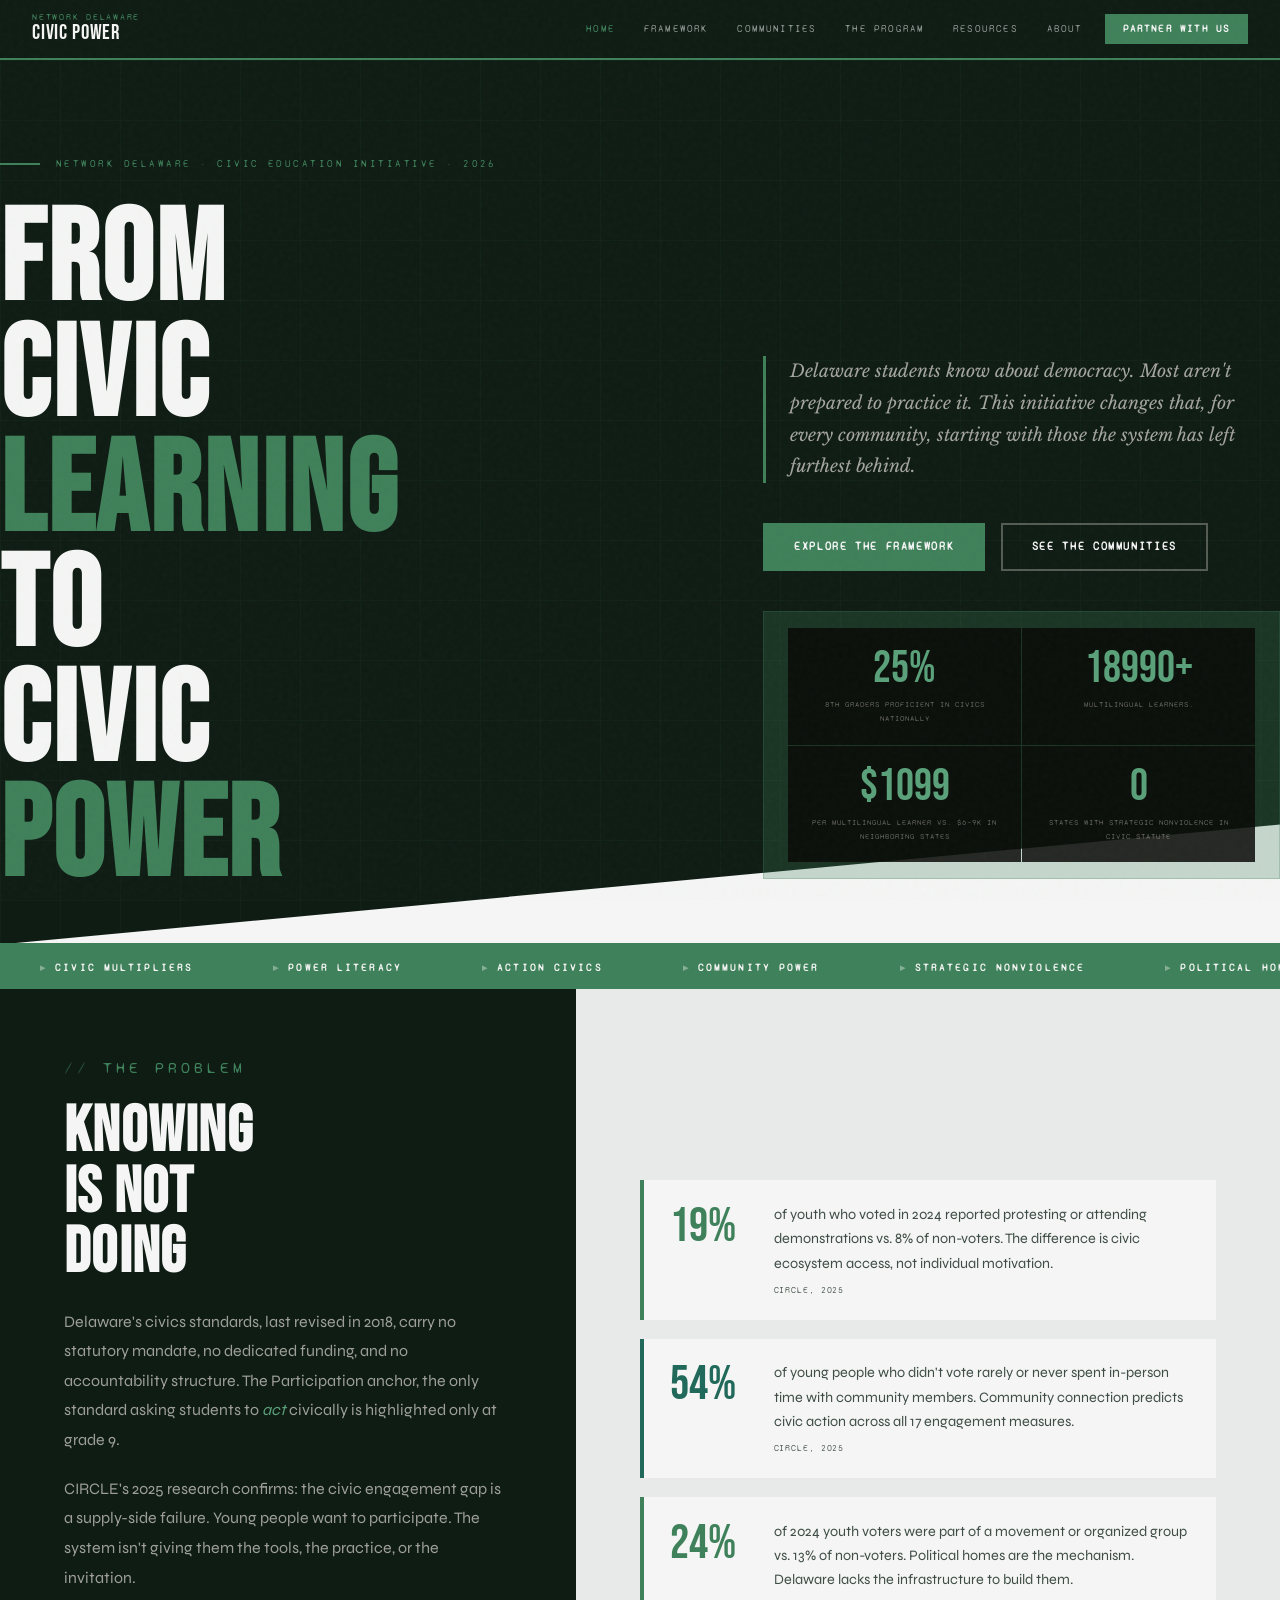
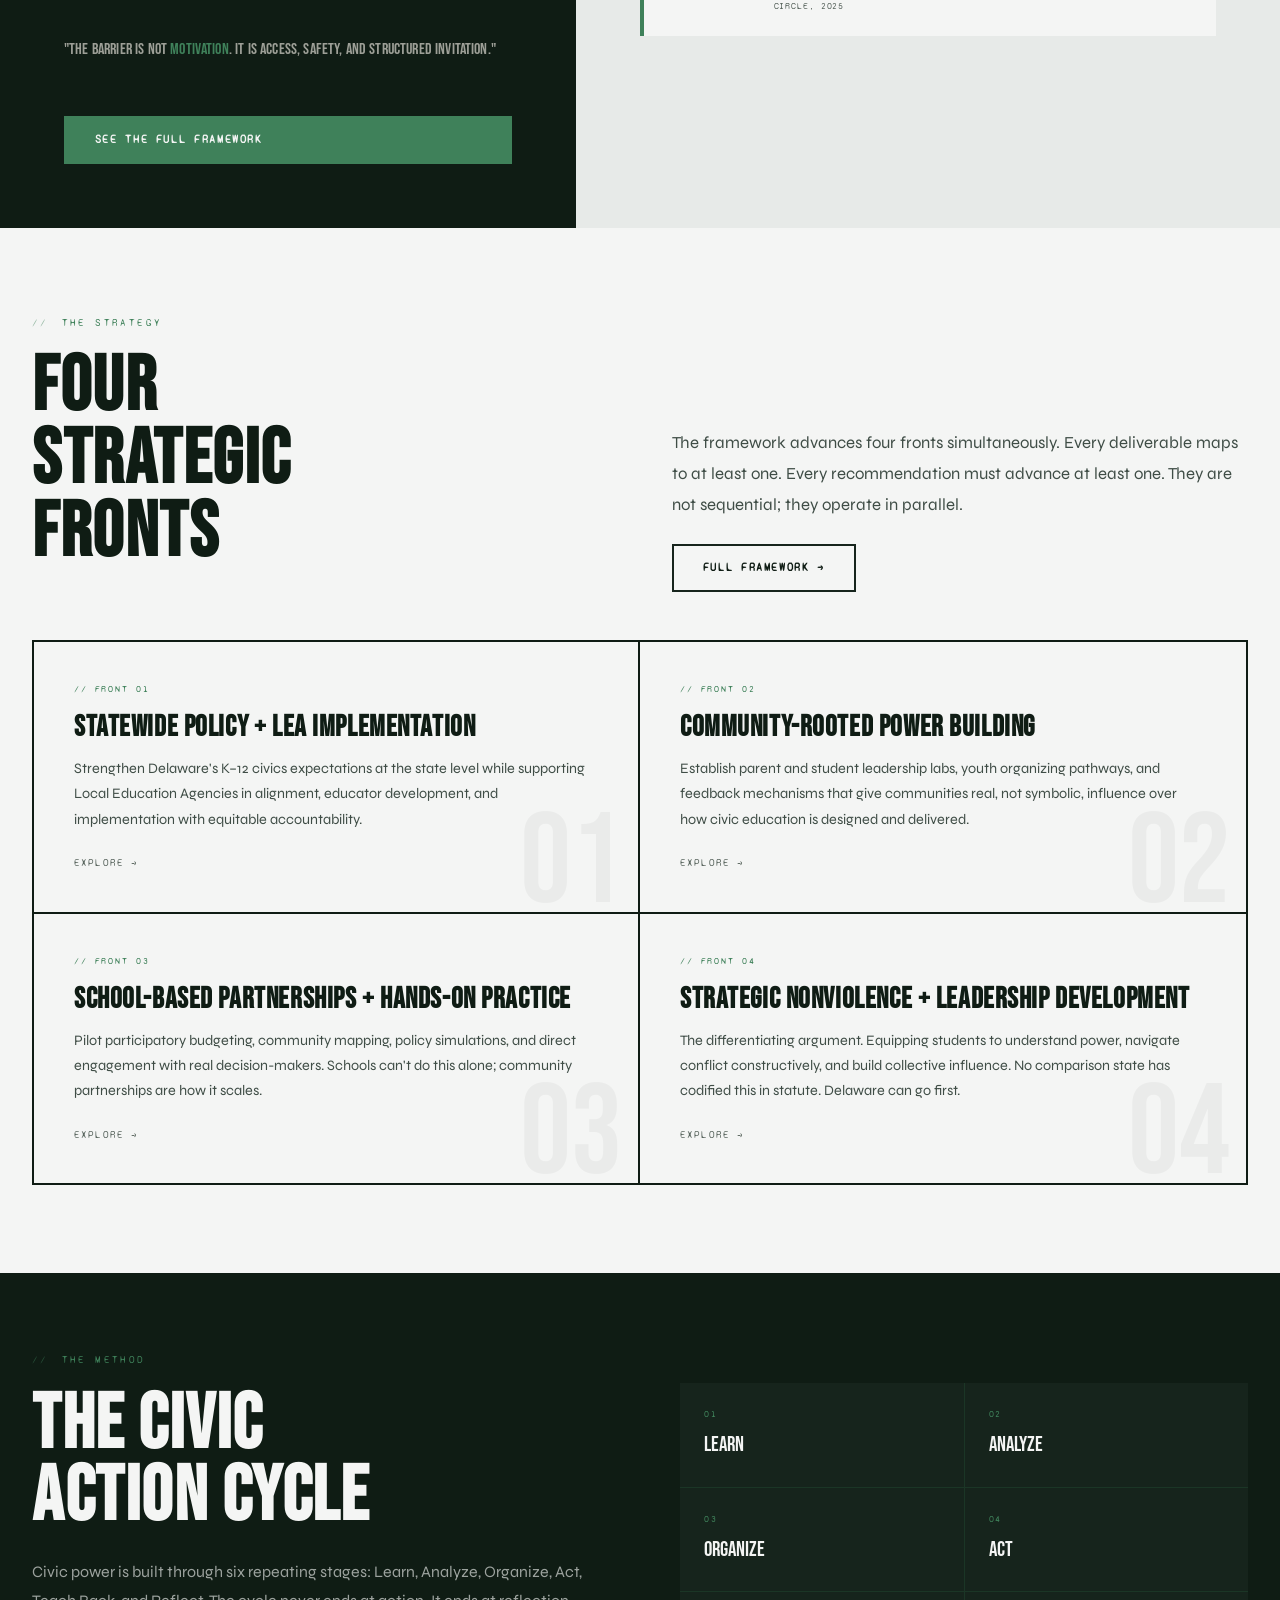
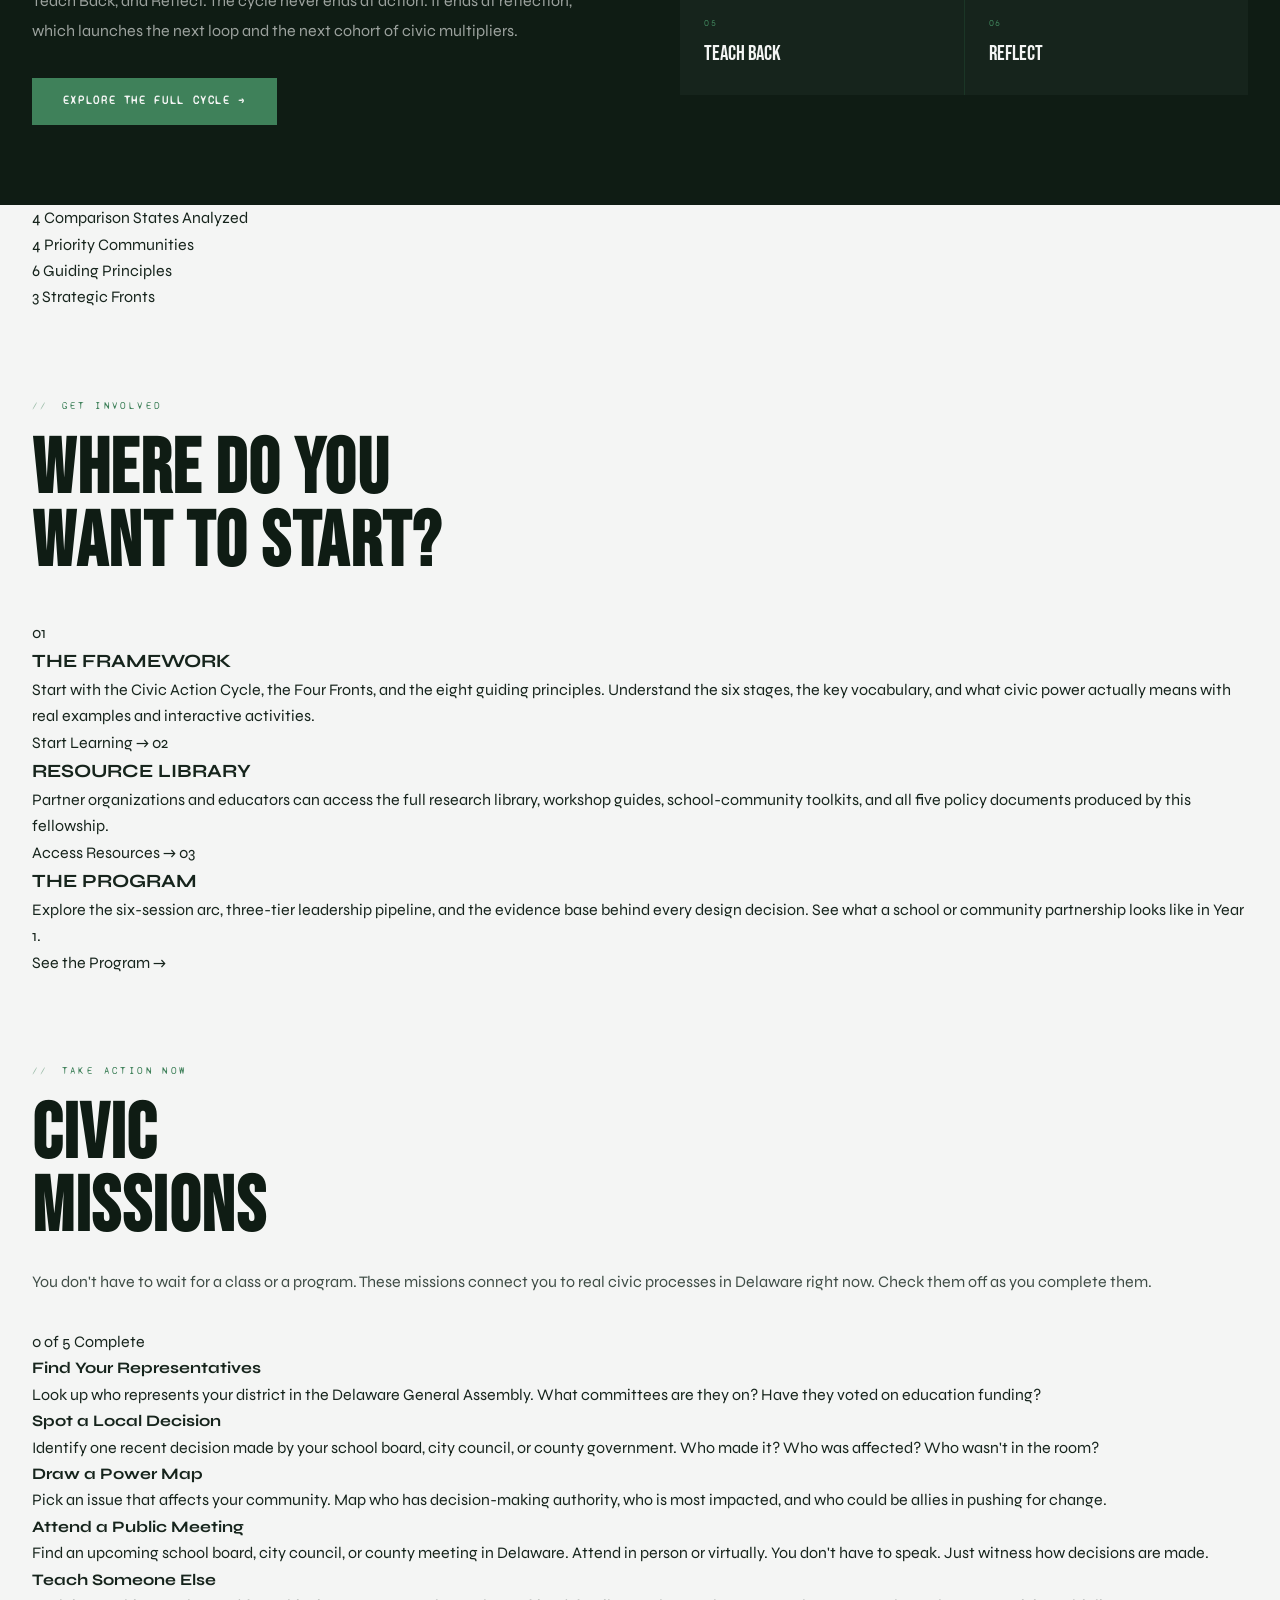
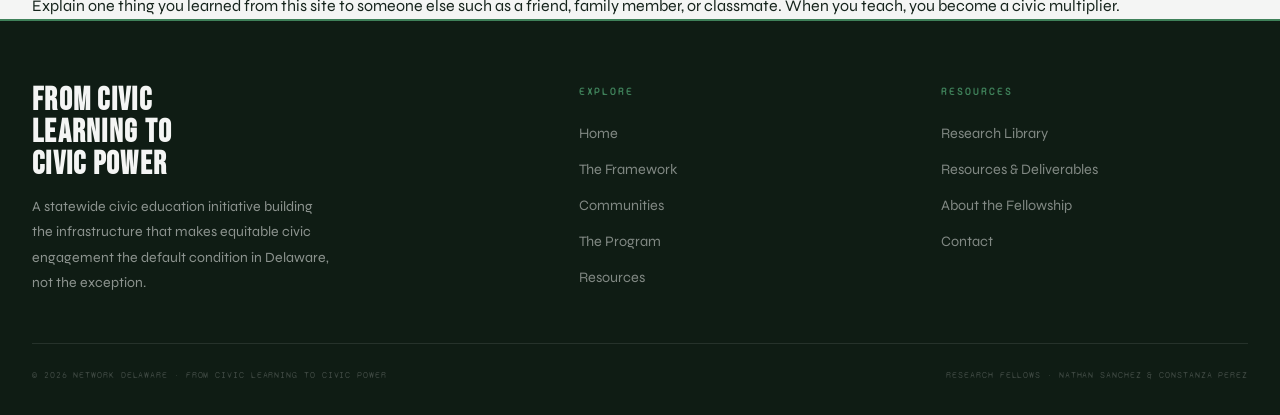
<file: index.html>
<!DOCTYPE html>
<html lang="en">
<head>
  <meta charset="UTF-8">
  <meta name="viewport" content="width=device-width, initial-scale=1.0">
  <meta name="description" content="From Civic Learning to Civic Power, Network Delaware's statewide K–12 civic education initiative building equitable civic capacity across all communities.">
  <title>From Civic Learning to Civic Power | Network Delaware</title>
  <link rel="stylesheet" href="styles/main.css">
  <style>
    /* ── HERO ─────────────────────────────────────────────── */
    .hero {
      background: var(--black);
      min-height: 92vh;
      display: grid;
      grid-template-rows: 1fr auto;
      position: relative;
      overflow: hidden;
    }
    .hero-grid-bg {
      position: absolute; inset: 0; pointer-events: none;
      background-image:
        linear-gradient(rgba(63,129,90,0.06) 1px, transparent 1px),
        linear-gradient(90deg, rgba(63,129,90,0.06) 1px, transparent 1px);
      background-size: 60px 60px;
    }
    .hero-diagonal {
      position: absolute; bottom: -1px; left: 0; right: 0;
      height: 120px; background: var(--paper);
      clip-path: polygon(0 100%, 100% 100%, 100% 0);
    }
    .hero-content {
      display: flex; flex-direction: column; justify-content: center;
      padding: 6rem 0 3rem;
      position: relative; z-index: 2;
    }
    .hero-eyebrow {
      font-family: var(--font-mono); font-size: 0.62rem;
      letter-spacing: 0.25em; text-transform: uppercase;
      color: var(--gold); margin-bottom: 2rem;
      display: flex; align-items: center; gap: 1rem;
      opacity: 0; animation: fadeUp 0.7s var(--ease-out) 0.1s forwards;
    }
    .hero-eyebrow::before { content: ''; width: 40px; height: 2px; background: var(--gold); }
    .hero-main { display: grid; grid-template-columns: 1.15fr 0.85fr; gap: 4rem; align-items: end; }
    .hero-title {
      font-family: var(--font-display);
      font-size: clamp(4rem, 10vw, 9rem);
      line-height: 0.9; color: var(--white);
      letter-spacing: 0.02em;
      opacity: 0; animation: fadeUp 0.8s var(--ease-out) 0.25s forwards;
    }
    .hero-title .gold { color: var(--gold); }
    .hero-title .strike {
      position: relative; display: inline-block;
      text-decoration: none;
    }
    .hero-title .strike::after {
      content: ''; position: absolute;
      left: 0; right: 0; top: 50%; height: 6px;
      background: var(--red); transform: rotate(-1deg);
    }
    .hero-right {
      opacity: 0; animation: fadeUp 0.7s var(--ease-out) 0.45s forwards;
      padding-bottom: 1rem;
    }
    .hero-sub {
      font-family: var(--font-serif); font-size: 1.1rem; font-style: italic;
      color: rgba(245,240,232,0.65); line-height: 1.8;
      margin-bottom: 2.5rem; border-left: 3px solid var(--gold);
      padding-left: 1.5rem;
    }
    .hero-btns { display: flex; gap: 1rem; flex-wrap: wrap; }
    .hero-ticker {
      background: rgba(63,129,90,0.08); border: 1px solid var(--border);
      padding: 1rem 1.5rem; margin-top: 2.5rem;
      display: grid; grid-template-columns: 1fr 1fr;
      gap: 1px; background: var(--border);
    }
    .ticker-cell {
      background: rgba(10,10,8,0.85);
      padding: 1.2rem 1rem; text-align: center;
    }
    .ticker-num {
      font-family: var(--font-display); font-size: 2.8rem;
      color: var(--gold-lt); display: block; line-height: 1;
    }
    .ticker-label {
      font-family: var(--font-mono); font-size: 0.52rem;
      letter-spacing: 0.12em; text-transform: uppercase;
      color: rgba(245,240,232,0.35); display: block; margin-top: 0.4rem;
    }
    @keyframes fadeUp { from { opacity: 0; transform: translateY(20px); } to { opacity: 1; transform: none; } }

    /* ── ARGUMENT SECTION ─────────────────────────────────── */
    .argument-wrap { background: var(--paper); }
    .argument-inner {
      display: grid; grid-template-columns: 0.9fr 1.1fr;
      gap: 0; min-height: 480px;
    }
    .argument-left {
      background: var(--black); padding: 4rem;
      display: flex; flex-direction: column; justify-content: center;
    }
    .argument-left .section-label { color: var(--gold); }
    .argument-left .section-title { color: var(--white); font-size: clamp(2.5rem, 5vw, 4rem); }
    .argument-left p {
      color: rgba(245,240,232,0.62); line-height: 1.85;
      font-size: 1rem; margin-bottom: 1.2rem;
    }
    .argument-right {
      background: var(--paper-dk); padding: 4rem;
      display: flex; flex-direction: column; gap: 1.2rem; justify-content: center;
    }
    .data-block {
      background: var(--white); border-left: 4px solid var(--gold);
      padding: 1.4rem 1.6rem; display: flex; gap: 1.5rem; align-items: flex-start;
    }
    .data-block.red-accent { border-left-color: var(--red); }
    .data-num {
      font-family: var(--font-display); font-size: 3rem;
      color: var(--gold); line-height: 1; flex-shrink: 0; min-width: 80px;
    }
    .data-num.red { color: var(--red); }
    .data-body p { font-size: 0.9rem; color: var(--gray); line-height: 1.7; }
    .data-body small {
      font-family: var(--font-mono); font-size: 0.55rem;
      letter-spacing: 0.1em; text-transform: uppercase;
      color: var(--gray-lt); display: block; margin-top: 0.4rem;
    }
    .blockquote-pull {
      font-family: var(--font-display); font-size: 2rem;
      color: var(--white); line-height: 1.1; margin-top: 1.5rem;
      letter-spacing: 0.01em;
    }
    .blockquote-pull span { color: var(--gold); }

    /* ── FRONTS ───────────────────────────────────────────── */
    .fronts-wrap { background: var(--paper); overflow: hidden; }
    .fronts-header {
      display: grid; grid-template-columns: 1fr 1fr;
      gap: 4rem; align-items: end; margin-bottom: 3rem;
    }
    .fronts-grid {
      display: grid; grid-template-columns: 1fr 1fr;
      gap: 0; border: 2px solid var(--black);
    }
    .front-card {
      border-right: 2px solid var(--black);
      border-bottom: 2px solid var(--black);
      padding: 2.5rem; background: var(--white);
      transition: background 0.25s; cursor: default;
      position: relative; overflow: hidden;
    }
    .front-card:nth-child(2n) { border-right: none; }
    .front-card:nth-child(3), .front-card:nth-child(4) { border-bottom: none; }
    .front-card::before {
      content: attr(data-num);
      font-family: var(--font-display); font-size: 8rem;
      color: rgba(10,10,8,0.04); position: absolute;
      bottom: -1rem; right: 1rem; line-height: 1;
      pointer-events: none; transition: color 0.25s;
    }
    .front-card:hover { background: var(--black); }
    .front-card:hover .front-num { color: var(--gold); }
    .front-card:hover h3 { color: var(--white); }
    .front-card:hover p { color: rgba(245,240,232,0.55); }
    .front-card:hover .front-arrow { color: var(--gold); }
    .front-card:hover::before { color: rgba(63,129,90,0.08); }
    .front-num {
      font-family: var(--font-mono); font-size: 0.58rem;
      letter-spacing: 0.2em; text-transform: uppercase;
      color: var(--gold); margin-bottom: 1rem; display: block;
      transition: color 0.25s;
    }
    .front-card h3 {
      font-family: var(--font-display); font-size: 1.8rem;
      color: var(--black); margin-bottom: 0.8rem; line-height: 1.05;
      letter-spacing: 0.02em; transition: color 0.25s;
    }
    .front-card p {
      font-size: 0.9rem; color: var(--gray); line-height: 1.75;
      position: relative; z-index: 1; transition: color 0.25s;
    }
    .front-arrow {
      margin-top: 1.5rem; display: block;
      font-family: var(--font-mono); font-size: 0.6rem;
      letter-spacing: 0.12em; text-transform: uppercase;
      color: var(--gray-lt); transition: color 0.25s;
    }

    /* ── CIVIC ACTION WHEEL ───────────────────────────────── */
    .cycle-wrap { background: var(--black); padding: 6rem 0; overflow: hidden; }
    .cycle-inner { display: grid; grid-template-columns: 1fr 1fr; gap: 5rem; align-items: center; }
    .cycle-left .section-label { color: var(--gold); }
    .cycle-left .section-title { color: var(--white); font-size: clamp(2.5rem, 5vw, 4rem); }
    .cycle-left p { color: rgba(245,240,232,0.6); line-height: 1.85; margin-bottom: 2rem; }
    .cycle-visual { position: relative; }
    .cycle-wheel {
      width: 340px; height: 340px; position: relative; margin: 0 auto;
    }
  </style>
</head>
<body>
  <div id="nav-placeholder"></div>
  <main id="main">

    <!-- ── HERO ────────────────────────────────────────────── -->
    <section class="hero" aria-labelledby="hero-heading">
      <div class="hero-grid-bg" aria-hidden="true"></div>
      <div class="container hero-content">
        <p class="hero-eyebrow">Network Delaware &middot; Civic Education Initiative &middot; 2026</p>
        <div class="hero-main">
          <div>
            <h1 class="hero-title" id="hero-heading">
              FROM<br>CIVIC<br><span class="gold">LEARNING</span></span><br>TO<br>CIVIC<br><span class="gold">POWER</span>
            </h1>
          </div>
          <div class="hero-right">
            <p class="hero-sub">Delaware students know about democracy. Most aren't prepared to practice it. This initiative changes that, for every community, starting with those the system has left furthest behind.</p>
            <div class="hero-btns">
              <a href="framework.html" class="btn btn-gold">Explore the Framework</a>
              <a href="communities.html" class="btn btn-ghost">See the Communities</a>
            </div>
            <div class="hero-ticker" aria-label="Key statistics">
              <div class="ticker-cell">
                <span class="ticker-num" data-count="25" data-suffix="%">&lt;25%</span>
                <span class="ticker-label">8th graders proficient in civics nationally</span>
              </div>
              <div class="ticker-cell">
                <span class="ticker-num" data-count="19000" data-suffix="+">19K+</span>
                <span class="ticker-label">Multilingual learners.</span>
              </div>
              <div class="ticker-cell">
                <span class="ticker-num" data-count="1100" data-prefix="$">$1,100</span>
                <span class="ticker-label">Per multilingual learner vs. $6–9K in neighboring states</span>
              </div>
              <div class="ticker-cell">
                <span class="ticker-num" data-count="0">0</span>
                <span class="ticker-label">States with strategic nonviolence in civic statute</span>
              </div>
            </div>
          </div>
        </div>
      </div>
      <div class="hero-diagonal" aria-hidden="true"></div>
    </section>

    <!-- ── MARQUEE ──────────────────────────────────────────── -->
    <div class="marquee-wrap" aria-hidden="true">
      <div class="marquee-track">
        <span>Civic Multipliers</span><span>Power Literacy</span><span>Action Civics</span>
        <span>Community Power</span><span>Strategic Nonviolence</span><span>Political Homes</span>
        <span>Civic Action Cycle</span><span>Equity by Design</span><span>Four Fronts</span>
        <span>Delaware Leads</span><span>Real Decisions</span><span>Not Symbolic</span>
        <span>Civic Multipliers</span><span>Power Literacy</span><span>Action Civics</span>
        <span>Community Power</span><span>Strategic Nonviolence</span><span>Political Homes</span>
        <span>Civic Action Cycle</span><span>Equity by Design</span><span>Four Fronts</span>
        <span>Delaware Leads</span><span>Real Decisions</span><span>Not Symbolic</span>
      </div>
    </div>

    <!-- ── THE ARGUMENT ─────────────────────────────────────── -->
    <section class="argument-wrap" aria-labelledby="argument-heading">
      <div class="argument-inner">
        <div class="argument-left reveal-left">
          <p class="section-label">The Problem</p>
          <h2 class="section-title" id="argument-heading">KNOWING<br>IS NOT<br>DOING</h2>
          <p>Delaware's civics standards, last revised in 2018, carry no statutory mandate, no dedicated funding, and no accountability structure. The Participation anchor, the only standard asking students to <em style="color:var(--gold-lt);font-style:italic">act</em> civically is highlighted only at grade 9.</p>
          <p>CIRCLE's 2025 research confirms: the civic engagement gap is a supply-side failure. Young people want to participate. The system isn't giving them the tools, the practice, or the invitation.</p>
          <p class="blockquote-pull">"The barrier is not <span>motivation</span>. It is access, safety, and structured invitation."</p>
          <a href="framework.html" class="btn btn-gold" style="margin-top:2rem">See the Full Framework</a>
        </div>
        <div class="argument-right">
          <div class="data-block reveal">
            <span class="data-num" data-count="22" data-suffix="%">22%</span>
            <div class="data-body">
              <p>of youth who voted in 2024 reported protesting or attending demonstrations vs. 8% of non-voters. The difference is civic ecosystem access, not individual motivation.</p>
              <small>CIRCLE, 2025</small>
            </div>
          </div>
          <div class="data-block red-accent reveal reveal-delay-1">
            <span class="data-num red" data-count="61" data-suffix="%">61%</span>
            <div class="data-body">
              <p>of young people who didn't vote rarely or never spent in-person time with community members. Community connection predicts civic action across all 17 engagement measures.</p>
              <small>CIRCLE, 2025</small>
            </div>
          </div>
          <div class="data-block reveal reveal-delay-2">
            <span class="data-num" data-count="27" data-suffix="%">27%</span>
            <div class="data-body">
              <p>of 2024 youth voters were part of a movement or organized group vs. 13% of non-voters. Political homes are the mechanism. Delaware lacks the infrastructure to build them.</p>
              <small>CIRCLE, 2025</small>
            </div>
          </div>
        </div>
      </div>
    </section>

    <!-- ── FOUR FRONTS ───────────────────────────────────────── -->
    <section class="fronts-wrap section-pad" aria-labelledby="fronts-heading">
      <div class="container">
        <div class="fronts-header">
          <div class="reveal">
            <p class="section-label">The Strategy</p>
            <h2 class="section-title" id="fronts-heading">FOUR<br>STRATEGIC<br>FRONTS</h2>
          </div>
          <div class="reveal reveal-delay-1">
            <p class="section-body" style="margin-bottom:1.5rem">The framework advances four fronts simultaneously. Every deliverable maps to at least one. Every recommendation must advance at least one. They are not sequential; they operate in parallel.</p>
            <a href="framework.html" class="btn btn-outline">Full Framework →</a>
          </div>
        </div>
        <div class="fronts-grid">
          <a href="framework.html#front1" class="front-card reveal" data-num="01">
            <span class="front-num">// Front 01</span>
            <h3>STATEWIDE POLICY + LEA IMPLEMENTATION</h3>
            <p>Strengthen Delaware's K–12 civics expectations at the state level while supporting Local Education Agencies in alignment, educator development, and implementation with equitable accountability.</p>
            <span class="front-arrow">Explore →</span>
          </a>
          <a href="framework.html#front2" class="front-card reveal reveal-delay-1" data-num="02">
            <span class="front-num">// Front 02</span>
            <h3>COMMUNITY-ROOTED POWER BUILDING</h3>
            <p>Establish parent and student leadership labs, youth organizing pathways, and feedback mechanisms that give communities real, not symbolic, influence over how civic education is designed and delivered.</p>
            <span class="front-arrow">Explore →</span>
          </a>
          <a href="framework.html#front3" class="front-card reveal reveal-delay-2" data-num="03">
            <span class="front-num">// Front 03</span>
            <h3>SCHOOL-BASED PARTNERSHIPS + HANDS-ON PRACTICE</h3>
            <p>Pilot participatory budgeting, community mapping, policy simulations, and direct engagement with real decision-makers. Schools can't do this alone; community partnerships are how it scales.</p>
            <span class="front-arrow">Explore →</span>
          </a>
          <a href="framework.html#front4" class="front-card reveal reveal-delay-3" data-num="04">
            <span class="front-num">// Front 04</span>
            <h3>STRATEGIC NONVIOLENCE + LEADERSHIP DEVELOPMENT</h3>
            <p>The differentiating argument. Equipping students to understand power, navigate conflict constructively, and build collective influence. No comparison state has codified this in statute. Delaware can go first.</p>
            <span class="front-arrow">Explore →</span>
          </a>
        </div>
      </div>
    </section>

    <!-- ── CIVIC ACTION CYCLE (preview) ─────────────────── -->
    <section style="background:var(--black);padding:5rem 0;" aria-labelledby="cycle-preview-heading">
      <div class="container">
        <div style="display:grid;grid-template-columns:1fr 1fr;gap:5rem;align-items:center;">
          <div>
            <p class="section-label reveal" style="color:var(--gold)">The Method</p>
            <h2 class="section-title reveal" id="cycle-preview-heading" style="color:var(--white)">THE CIVIC<br>ACTION CYCLE</h2>
            <p class="reveal" style="color:rgba(244,245,244,0.62);line-height:1.85;margin-bottom:2rem">Civic power is built through six repeating stages: Learn, Analyze, Organize, Act, Teach Back, and Reflect. The cycle never ends at action. It ends at reflection, which launches the next loop and the next cohort of civic multipliers.</p>
            <a href="framework.html#cycle-sum-heading" class="btn btn-gold reveal">Explore the Full Cycle &rarr;</a>
          </div>
          <div class="reveal reveal-delay-1" style="display:grid;grid-template-columns:1fr 1fr;gap:1px;background:rgba(63,129,90,0.26);">
            <div style="background:var(--ink);padding:1.5rem;"><span style="font-family:var(--font-mono);font-size:0.55rem;letter-spacing:0.2em;text-transform:uppercase;color:var(--gold);display:block;margin-bottom:0.4rem">01</span><span style="font-family:var(--font-display);font-size:1.3rem;color:var(--white)">LEARN</span></div>
            <div style="background:var(--ink);padding:1.5rem;"><span style="font-family:var(--font-mono);font-size:0.55rem;letter-spacing:0.2em;text-transform:uppercase;color:var(--gold);display:block;margin-bottom:0.4rem">02</span><span style="font-family:var(--font-display);font-size:1.3rem;color:var(--white)">ANALYZE</span></div>
            <div style="background:var(--ink);padding:1.5rem;"><span style="font-family:var(--font-mono);font-size:0.55rem;letter-spacing:0.2em;text-transform:uppercase;color:var(--gold);display:block;margin-bottom:0.4rem">03</span><span style="font-family:var(--font-display);font-size:1.3rem;color:var(--white)">ORGANIZE</span></div>
            <div style="background:var(--ink);padding:1.5rem;"><span style="font-family:var(--font-mono);font-size:0.55rem;letter-spacing:0.2em;text-transform:uppercase;color:var(--gold);display:block;margin-bottom:0.4rem">04</span><span style="font-family:var(--font-display);font-size:1.3rem;color:var(--white)">ACT</span></div>
            <div style="background:var(--ink);padding:1.5rem;"><span style="font-family:var(--font-mono);font-size:0.55rem;letter-spacing:0.2em;text-transform:uppercase;color:var(--gold);display:block;margin-bottom:0.4rem">05</span><span style="font-family:var(--font-display);font-size:1.3rem;color:var(--white)">TEACH BACK</span></div>
            <div style="background:var(--ink);padding:1.5rem;"><span style="font-family:var(--font-mono);font-size:0.55rem;letter-spacing:0.2em;text-transform:uppercase;color:var(--gold);display:block;margin-bottom:0.4rem">06</span><span style="font-family:var(--font-display);font-size:1.3rem;color:var(--white)">REFLECT</span></div>
          </div>
        </div>
      </div>
    </section>

    <!-- ── STATS STRIP ─────────────────────────────────────────── -->
    <div class="stats-strip" aria-label="Key initiative statistics">
      <div class="container">
        <div class="stats-inner">
          <div class="stat-block reveal">
            <span class="stat-n" data-count="5">5</span>
            <span class="stat-lbl">Comparison States Analyzed</span>
          </div>
          <div class="stat-block reveal reveal-delay-1">
            <span class="stat-n" data-count="6">6</span>
            <span class="stat-lbl">Priority Communities</span>
          </div>
          <div class="stat-block reveal reveal-delay-2">
            <span class="stat-n" data-count="8">8</span>
            <span class="stat-lbl">Guiding Principles</span>
          </div>
          <div class="stat-block reveal reveal-delay-3">
            <span class="stat-n" data-count="4">4</span>
            <span class="stat-lbl">Strategic Fronts</span>
          </div>
        </div>
      </div>
    </div>

    <!-- ── GET INVOLVED ────────────────────────────────────────── -->
    <section class="involved-wrap section-pad" aria-labelledby="involved-heading" id="act">
      <div class="container">
        <p class="section-label reveal">Get Involved</p>
        <h2 class="section-title reveal" id="involved-heading" style="margin-bottom:2.5rem">WHERE DO YOU<br>WANT TO START?</h2>
        <div class="involved-grid">
          <a href="framework.html" class="involved-card reveal">
            <span class="inv-num">01</span>
            <h3>THE FRAMEWORK</h3>
            <p>Start with the Civic Action Cycle, the Four Fronts, and the eight guiding principles. Understand the six stages, the key vocabulary, and what civic power actually means with real examples and interactive activities.</p>
            <span class="inv-arrow">Start Learning →</span>
          </a>
          <a href="resources.html" class="involved-card reveal reveal-delay-1">
            <span class="inv-num">02</span>
            <h3>RESOURCE LIBRARY</h3>
            <p>Partner organizations and educators can access the full research library, workshop guides, school-community toolkits, and all five policy documents produced by this fellowship.</p>
            <span class="inv-arrow">Access Resources →</span>
          </a>
          <a href="program.html" class="involved-card reveal reveal-delay-2">
            <span class="inv-num">03</span>
            <h3>THE PROGRAM</h3>
            <p>Explore the six-session arc, three-tier leadership pipeline, and the evidence base behind every design decision. See what a school or community partnership looks like in Year 1.</p>
            <span class="inv-arrow">See the Program &rarr;</span>
          </a>
        </div>
      </div>
    </section>

    <!-- ── CIVIC MISSIONS ─────────────────────────────────────── -->
    <section class="mission-wrap" aria-labelledby="mission-heading">
      <div class="container">
        <div class="mission-inner">
          <div>
            <p class="section-label reveal">Take Action Now</p>
            <h2 class="section-title reveal" id="mission-heading">CIVIC<br>MISSIONS</h2>
            <p class="reveal" style="color:var(--gray);line-height:1.85;margin-bottom:2rem">You don't have to wait for a class or a program. These missions connect you to real civic processes in Delaware right now. Check them off as you complete them.</p>
            <div class="mission-progress reveal">
              <span id="mission-count">0 of 5 Complete</span>
              <div class="progress-bar-wrap">
                <div class="progress-bar-fill" id="mission-bar" style="width:0%"></div>
              </div>
            </div>
          </div>
          <div class="mission-cards reveal reveal-delay-1">
            <div class="mission-item" onclick="toggleMission(this)">
              <div class="mission-check"></div>
              <div class="mission-text">
                <h4>Find Your Representatives</h4>
                <p>Look up who represents your district in the Delaware General Assembly. What committees are they on? Have they voted on education funding?</p>
              </div>
            </div>
            <div class="mission-item" onclick="toggleMission(this)">
              <div class="mission-check"></div>
              <div class="mission-text">
                <h4>Spot a Local Decision</h4>
                <p>Identify one recent decision made by your school board, city council, or county government. Who made it? Who was affected? Who wasn't in the room?</p>
              </div>
            </div>
            <div class="mission-item" onclick="toggleMission(this)">
              <div class="mission-check"></div>
              <div class="mission-text">
                <h4>Draw a Power Map</h4>
                <p>Pick an issue that affects your community. Map who has decision-making authority, who is most impacted, and who could be allies in pushing for change.</p>
              </div>
            </div>
            <div class="mission-item" onclick="toggleMission(this)">
              <div class="mission-check"></div>
              <div class="mission-text">
                <h4>Attend a Public Meeting</h4>
                <p>Find an upcoming school board, city council, or county meeting in Delaware. Attend in person or virtually. You don't have to speak. Just witness how decisions are made.</p>
              </div>
            </div>
            <div class="mission-item" onclick="toggleMission(this)">
              <div class="mission-check"></div>
              <div class="mission-text">
                <h4>Teach Someone Else</h4>
                <p>Explain one thing you learned from this site to someone else such as a friend, family member, or classmate. When you teach, you become a civic multiplier.</p>
              </div>
            </div>
          </div>
        </div>
      </div>
    </section>

  </main>
  <div id="footer-placeholder"></div>
  <script src="scripts/main.js"></script>
</body>
</html>
</file>
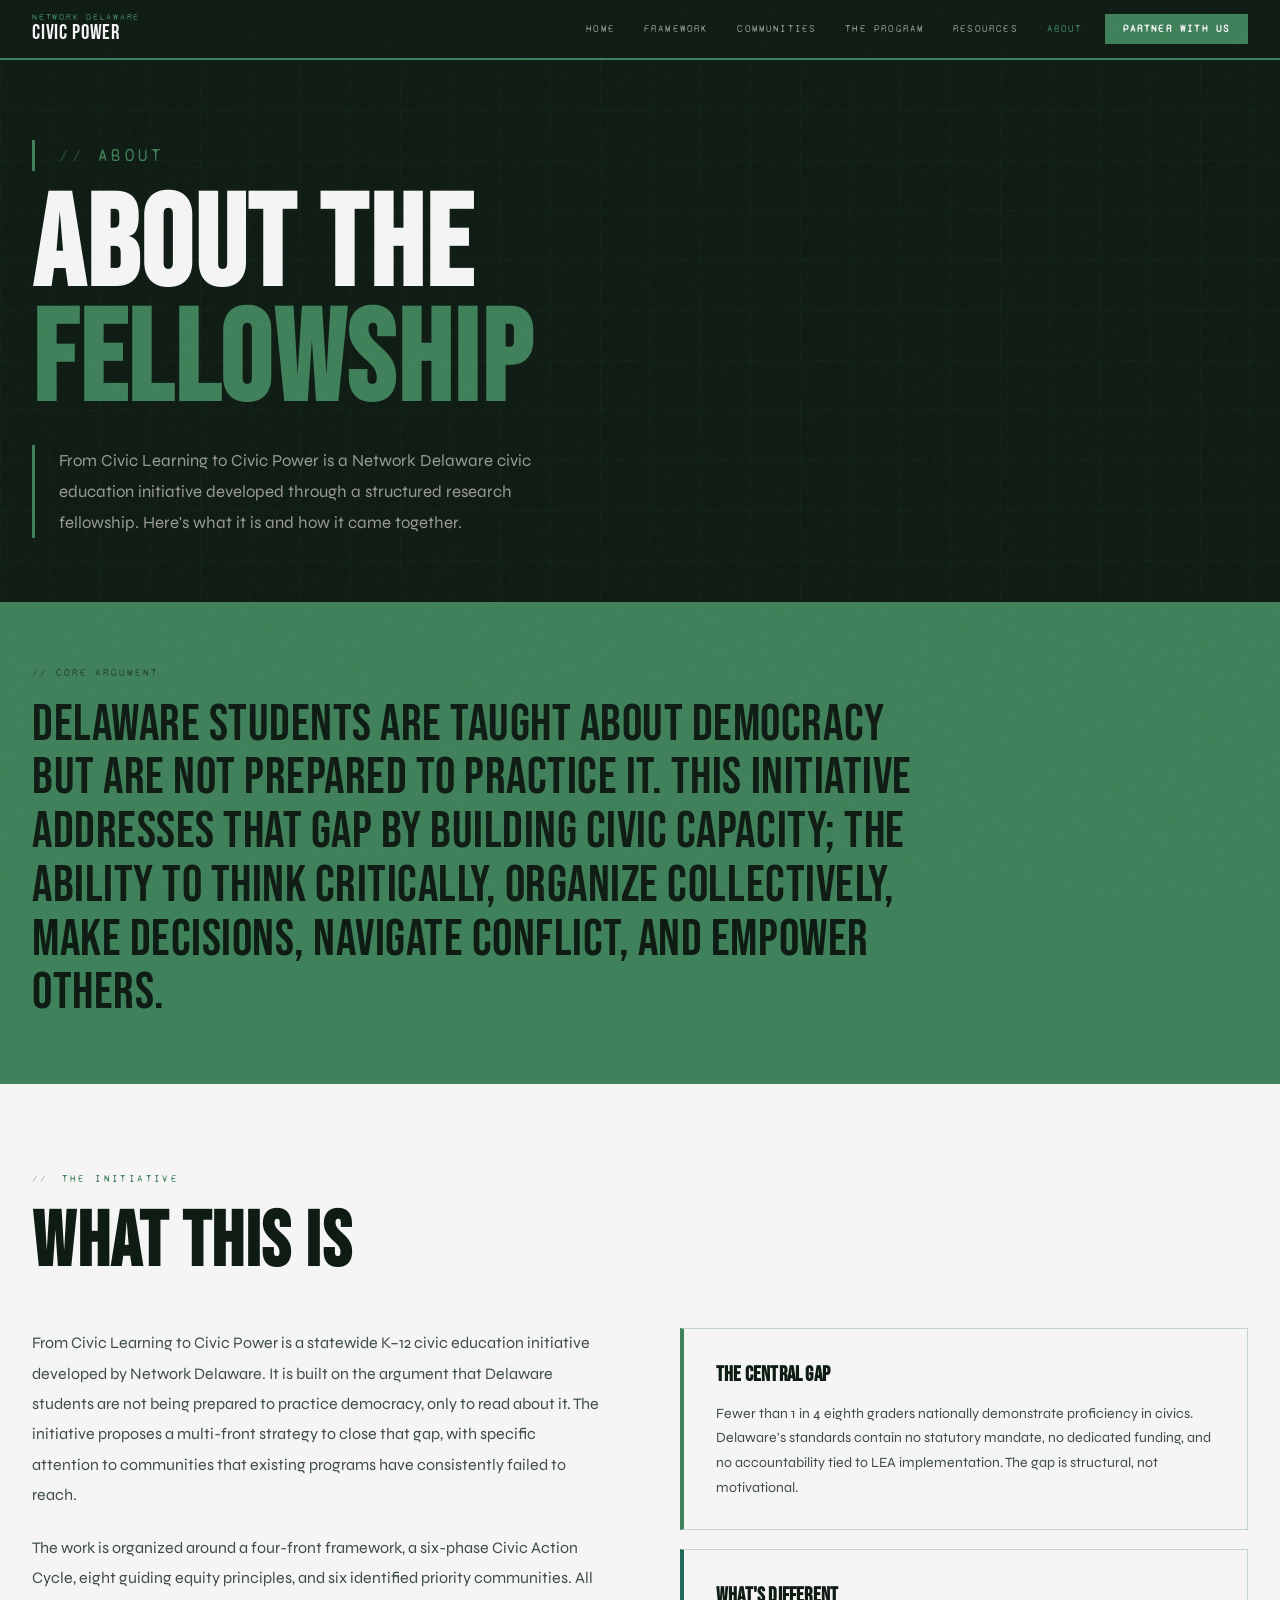
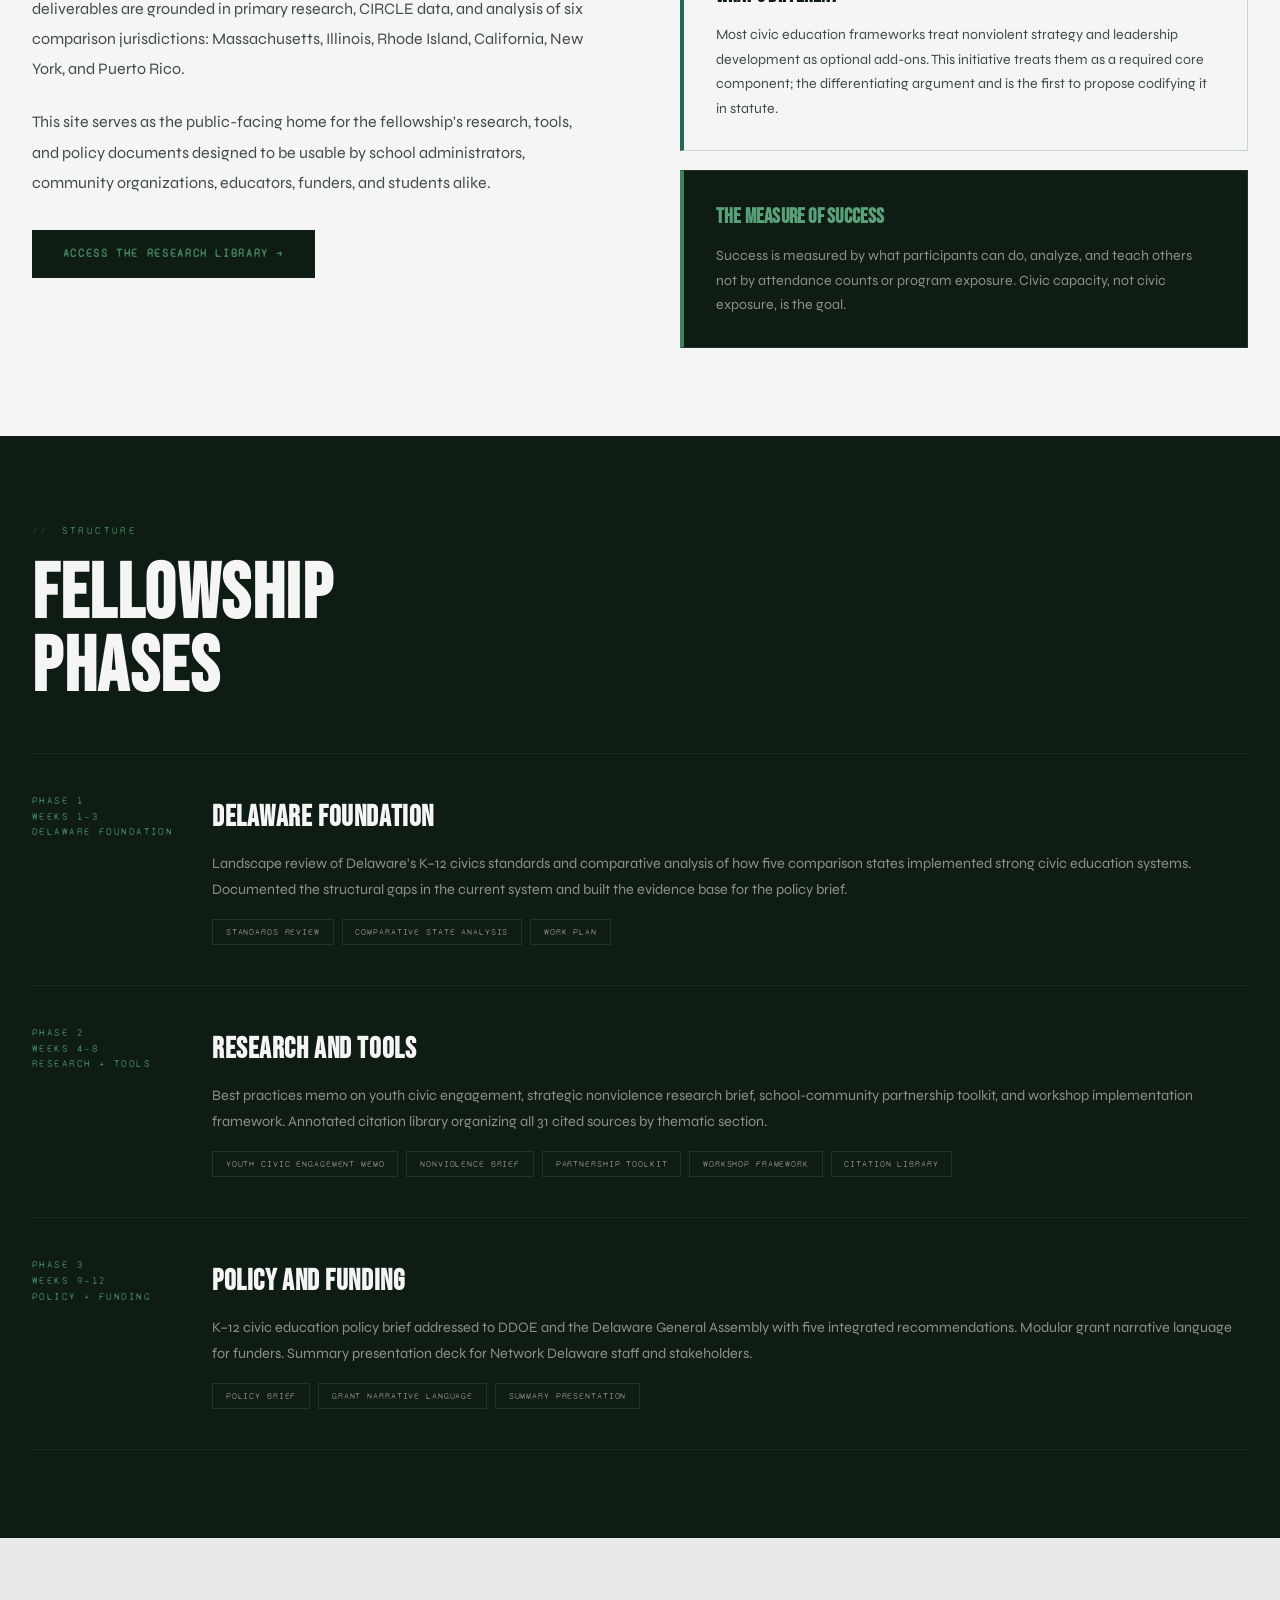
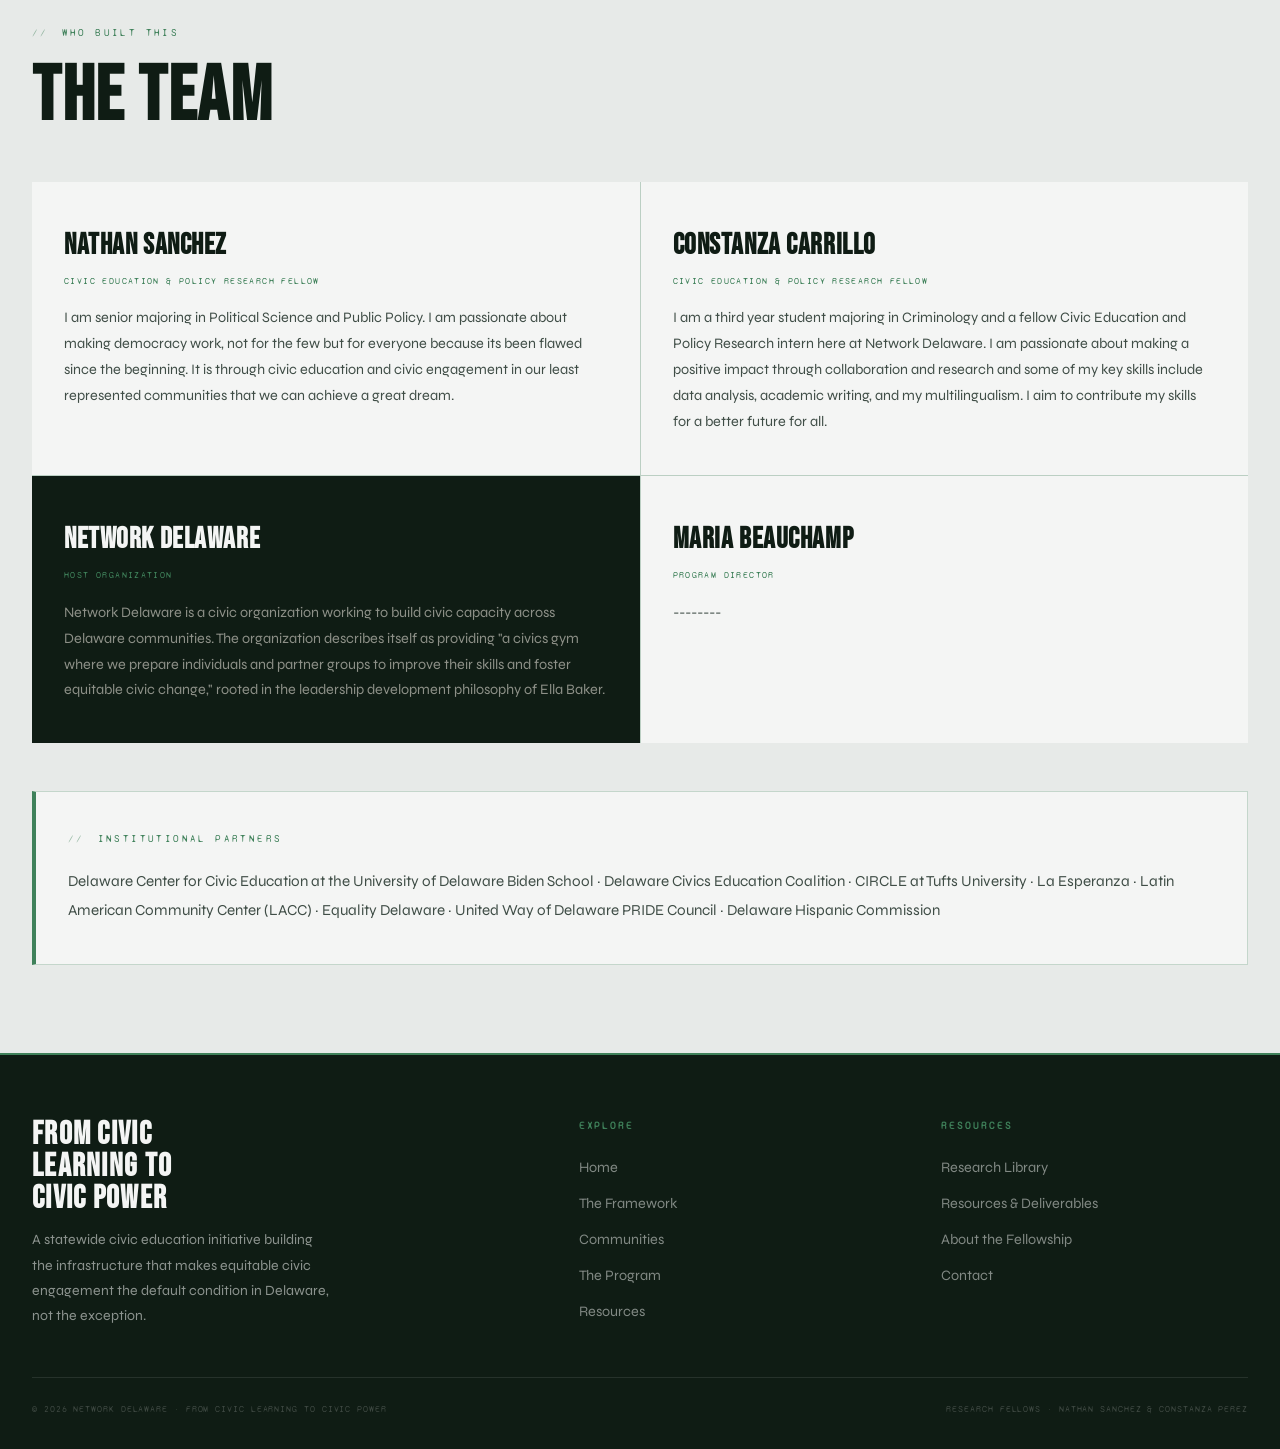
<file: about.html>
<!DOCTYPE html>
<html lang="en">
<head>
  <meta charset="UTF-8">
  <meta name="viewport" content="width=device-width, initial-scale=1.0">
  <meta name="description" content="About the From Civic Learning to Civic Power fellowship — what it is, who built it, and how the research was conducted.">
  <title>About | From Civic Learning to Civic Power</title>
  <link rel="stylesheet" href="styles/main.css">
  <style>
    

    /* MISSION STATEMENT */
    .mission-statement { background: var(--gold); padding: 4rem 0; }
    .mission-statement-inner { max-width: 900px; }
    .ms-label {
      font-family: var(--font-mono); font-size: 0.6rem;
      letter-spacing: 0.2em; text-transform: uppercase;
      color: rgba(10,10,8,0.5); margin-bottom: 1rem; display: block;
    }
    .ms-text {
      font-family: var(--font-display); font-size: clamp(2rem, 4vw, 3.5rem);
      color: var(--black); line-height: 1.05; letter-spacing: 0.01em;
    }

    /* WHAT THIS IS */
    .what-wrap { background: var(--paper); padding: 5.5rem 0; }
    .what-inner { display: grid; grid-template-columns: 1fr 1fr; gap: 5rem; }
    .what-text p { font-size: 1rem; color: var(--gray); line-height: 1.9; margin-bottom: 1.4rem; }
    .what-text p:last-child { margin-bottom: 0; }
    .what-sidebar { display: flex; flex-direction: column; gap: 1.2rem; }
    .sidebar-block {
      padding: 1.8rem 2rem; border: 1px solid var(--border); background: var(--white);
      border-left: 4px solid var(--gold);
    }
    .sidebar-block h4 {
      font-family: var(--font-display); font-size: 1.3rem;
      color: var(--black); margin-bottom: 0.6rem; letter-spacing: 0.01em;
    }
    .sidebar-block p { font-size: 0.88rem; color: var(--gray); line-height: 1.75; }
    .sidebar-block.red { border-left-color: var(--red); }
    .sidebar-block.black { background: var(--black); border-left-color: var(--gold); }
    .sidebar-block.black h4 { color: var(--gold-lt); }
    .sidebar-block.black p { color: rgba(245,240,232,0.55); }

    /* PHASES */
    .phases-wrap { background: var(--black); padding: 5.5rem 0; }
    .phases-timeline { margin-top: 3rem; }
    .phase-item {
      display: grid; grid-template-columns: 180px 1fr;
      gap: 0; border-bottom: 1px solid rgba(63,129,90,0.15);
      padding: 2.5rem 0;
    }
    .phase-item:first-child { border-top: 1px solid rgba(63,129,90,0.15); }
    .phase-tag {
      font-family: var(--font-mono); font-size: 0.6rem;
      letter-spacing: 0.15em; text-transform: uppercase;
      color: var(--gold); padding-right: 2rem;
    }
    .phase-content h3 {
      font-family: var(--font-display); font-size: 1.8rem;
      color: var(--white); margin-bottom: 0.6rem; letter-spacing: 0.02em;
    }
    .phase-content p { font-size: 0.9rem; color: rgba(245,240,232,0.55); line-height: 1.8; margin-bottom: 1rem; }
    .phase-deliverables {
      display: flex; flex-wrap: wrap; gap: 0.5rem;
    }
    .phase-d-tag {
      font-family: var(--font-mono); font-size: 0.55rem;
      letter-spacing: 0.1em; text-transform: uppercase;
      padding: 0.3rem 0.8rem; border: 1px solid var(--border);
      color: rgba(245,240,232,0.45);
    }

    /* PEOPLE */
    .people-wrap { background: var(--paper-dk); padding: 5.5rem 0; }
    .people-grid { display: grid; grid-template-columns: 1fr 1fr; gap: 1px; background: var(--border); margin-top: 3rem; }
    .person-card { background: var(--white); padding: 2.5rem 2rem; }
    .person-card h3 { font-family: var(--font-display); font-size: 1.8rem; color: var(--black); margin-bottom: 0.3rem; letter-spacing: 0.02em; }
    .person-title {
      font-family: var(--font-mono); font-size: 0.58rem;
      letter-spacing: 0.15em; text-transform: uppercase;
      color: var(--gold); margin-bottom: 1rem; display: block;
    }
    .person-card p { font-size: 0.9rem; color: var(--gray); line-height: 1.8; }
    .person-card.dark { background: var(--black); }
    .person-card.dark h3 { color: var(--white); }
    .person-card.dark .person-title { color: var(--gold); }
    .person-card.dark p { color: rgba(245,240,232,0.55); }

    @media (max-width: 860px) {
      .what-inner { grid-template-columns: 1fr; }
      .phase-item { grid-template-columns: 1fr; gap: 0.5rem; }
      .people-grid { grid-template-columns: 1fr; }
    }
  </style>
</head>
<body>
  <div id="nav-placeholder"></div>
  <main id="main">

    <section class="page-hero" aria-labelledby="about-heading">
      <div class="hero-grid" aria-hidden="true"></div>
      <div class="container hero-inner">
        <p class="section-label" style="color:var(--gold)">About</p>
        <h1 id="about-heading">ABOUT THE<br><em>FELLOWSHIP</em></h1>
        <p>From Civic Learning to Civic Power is a Network Delaware civic education initiative developed through a structured research fellowship. Here's what it is and how it came together.</p>
      </div>
    </section>

    <!-- MISSION STATEMENT -->
    <div class="mission-statement">
      <div class="container">
        <div class="mission-statement-inner">
          <span class="ms-label">// Core Argument</span>
          <p class="ms-text">Delaware students are taught about democracy but are not prepared to practice it. This initiative addresses that gap by building civic capacity; the ability to think critically, organize collectively, make decisions, navigate conflict, and empower others.</p>
        </div>
      </div>
    </div>

    <!-- WHAT THIS IS -->
    <section class="what-wrap" aria-labelledby="what-heading">
      <div class="container">
        <p class="section-label reveal">The Initiative</p>
        <h2 class="section-title reveal" id="what-heading" style="margin-bottom:3rem">WHAT THIS IS</h2>
        <div class="what-inner">
          <div class="what-text reveal">
            <p>From Civic Learning to Civic Power is a statewide K–12 civic education initiative developed by Network Delaware. It is built on the argument that Delaware students are not being prepared to practice democracy, only to read about it. The initiative proposes a multi-front strategy to close that gap, with specific attention to communities that existing programs have consistently failed to reach.</p>
            <p>The work is organized around a four-front framework, a six-phase Civic Action Cycle, eight guiding equity principles, and six identified priority communities. All deliverables are grounded in primary research, CIRCLE data, and analysis of six comparison jurisdictions: Massachusetts, Illinois, Rhode Island, California, New York, and Puerto Rico.</p>
            <p>This site serves as the public-facing home for the fellowship's research, tools, and policy documents designed to be usable by school administrators, community organizations, educators, funders, and students alike.</p>
            <div style="margin-top:2rem">
              <a href="resources.html" class="btn btn-black">Access the Research Library →</a>
            </div>
          </div>
          <div class="what-sidebar reveal reveal-delay-1">
            <div class="sidebar-block">
              <h4>The Central Gap</h4>
              <p>Fewer than 1 in 4 eighth graders nationally demonstrate proficiency in civics. Delaware's standards contain no statutory mandate, no dedicated funding, and no accountability tied to LEA implementation. The gap is structural, not motivational.</p>
            </div>
            <div class="sidebar-block red">
              <h4>What's Different</h4>
              <p>Most civic education frameworks treat nonviolent strategy and leadership development as optional add-ons. This initiative treats them as a required core component; the differentiating argument and is the first to propose codifying it in statute.</p>
            </div>
            <div class="sidebar-block black">
              <h4>The Measure of Success</h4>
              <p>Success is measured by what participants can do, analyze, and teach others not by attendance counts or program exposure. Civic capacity, not civic exposure, is the goal.</p>
            </div>
          </div>
        </div>
      </div>
    </section>

    <!-- FELLOWSHIP PHASES -->
    <section class="phases-wrap" aria-labelledby="phases-heading">
      <div class="container">
        <p class="section-label reveal" style="color:var(--gold)">Structure</p>
        <h2 class="section-title reveal" id="phases-heading" style="color:var(--white)">FELLOWSHIP<br>PHASES</h2>
        <div class="phases-timeline">
          <div class="phase-item reveal">
            <div class="phase-tag">Phase 1<br>Weeks 1–3<br>Delaware Foundation</div>
            <div class="phase-content">
              <h3>Delaware Foundation</h3>
              <p>Landscape review of Delaware's K–12 civics standards and comparative analysis of how five comparison states implemented strong civic education systems. Documented the structural gaps in the current system and built the evidence base for the policy brief.</p>
              <div class="phase-deliverables">
                <span class="phase-d-tag">Standards Review</span>
                <span class="phase-d-tag">Comparative State Analysis</span>
                <span class="phase-d-tag">Work Plan</span>
              </div>
            </div>
          </div>
          <div class="phase-item reveal">
            <div class="phase-tag">Phase 2<br>Weeks 4–8<br>Research + Tools</div>
            <div class="phase-content">
              <h3>Research and Tools</h3>
              <p>Best practices memo on youth civic engagement, strategic nonviolence research brief, school-community partnership toolkit, and workshop implementation framework. Annotated citation library organizing all 31 cited sources by thematic section.</p>
              <div class="phase-deliverables">
                <span class="phase-d-tag">Youth Civic Engagement Memo</span>
                <span class="phase-d-tag">Nonviolence Brief</span>
                <span class="phase-d-tag">Partnership Toolkit</span>
                <span class="phase-d-tag">Workshop Framework</span>
                <span class="phase-d-tag">Citation Library</span>
              </div>
            </div>
          </div>
          <div class="phase-item reveal">
            <div class="phase-tag">Phase 3<br>Weeks 9–12<br>Policy + Funding</div>
            <div class="phase-content">
              <h3>Policy and Funding</h3>
              <p>K–12 civic education policy brief addressed to DDOE and the Delaware General Assembly with five integrated recommendations. Modular grant narrative language for funders. Summary presentation deck for Network Delaware staff and stakeholders.</p>
              <div class="phase-deliverables">
                <span class="phase-d-tag">Policy Brief</span>
                <span class="phase-d-tag">Grant Narrative Language</span>
                <span class="phase-d-tag">Summary Presentation</span>
              </div>
            </div>
          </div>
        </div>
      </div>
    </section>

    <!-- PEOPLE -->
    <section class="people-wrap" aria-labelledby="people-heading">
      <div class="container">
        <p class="section-label reveal">Who Built This</p>
        <h2 class="section-title reveal" id="people-heading" style="margin-bottom:3rem">THE TEAM</h2>
        <div class="people-grid">
          <div class="person-card reveal">
            <h3>Nathan Sanchez</h3>
            <span class="person-title"> Civic Education &amp; Policy Research Fellow</span>
            <p>I am senior majoring in Political Science and Public Policy. I am passionate about making democracy work, not for the few but for everyone because its been flawed since the beginning. It is through civic education and civic engagement in our least represented communities that we can achieve a great dream.</p>
          </div>
          <div class="person-card reveal reveal-delay-1">
            <h3>Constanza Carrillo</h3>
            <span class="person-title"> Civic Education &amp; Policy Research Fellow</span>
            <p>I am a third year student majoring in Criminology and a fellow Civic Education and Policy Research intern here at Network Delaware. I am passionate about making a positive impact through collaboration and research and some of my key skills include data analysis, academic writing, and my multilingualism. I aim to contribute my skills for a better future for all.</p>
          </div>
          <div class="person-card dark reveal reveal-delay-1">
            <h3>Network Delaware</h3>
            <span class="person-title"> Host Organization</span>
            <p>Network Delaware is a civic organization working to build civic capacity across Delaware communities. The organization describes itself as providing "a civics gym where we prepare individuals and partner groups to improve their skills and foster equitable civic change," rooted in the leadership development philosophy of Ella Baker.</p>
          </div>
                    <div class="person-card reveal">
            <h3>Maria Beauchamp</h3>
            <span class="person-title"> Program Director</span>
            <p>--------</p>
          </div>
        </div>
        <div style="margin-top:3rem; padding:2.5rem 2rem; background:var(--white); border:1px solid var(--border); border-left:4px solid var(--gold)">
          <p class="section-label">Institutional Partners</p>
          <p style="font-size:0.95rem;color:var(--gray);line-height:1.85">Delaware Center for Civic Education at the University of Delaware Biden School · Delaware Civics Education Coalition · CIRCLE at Tufts University · La Esperanza · Latin American Community Center (LACC) · Equality Delaware · United Way of Delaware PRIDE Council · Delaware Hispanic Commission</p>
        </div>
      </div>
    </section>

  </main>
  <div id="footer-placeholder"></div>
  <script src="scripts/main.js"></script>
</body>
</html>
</file>
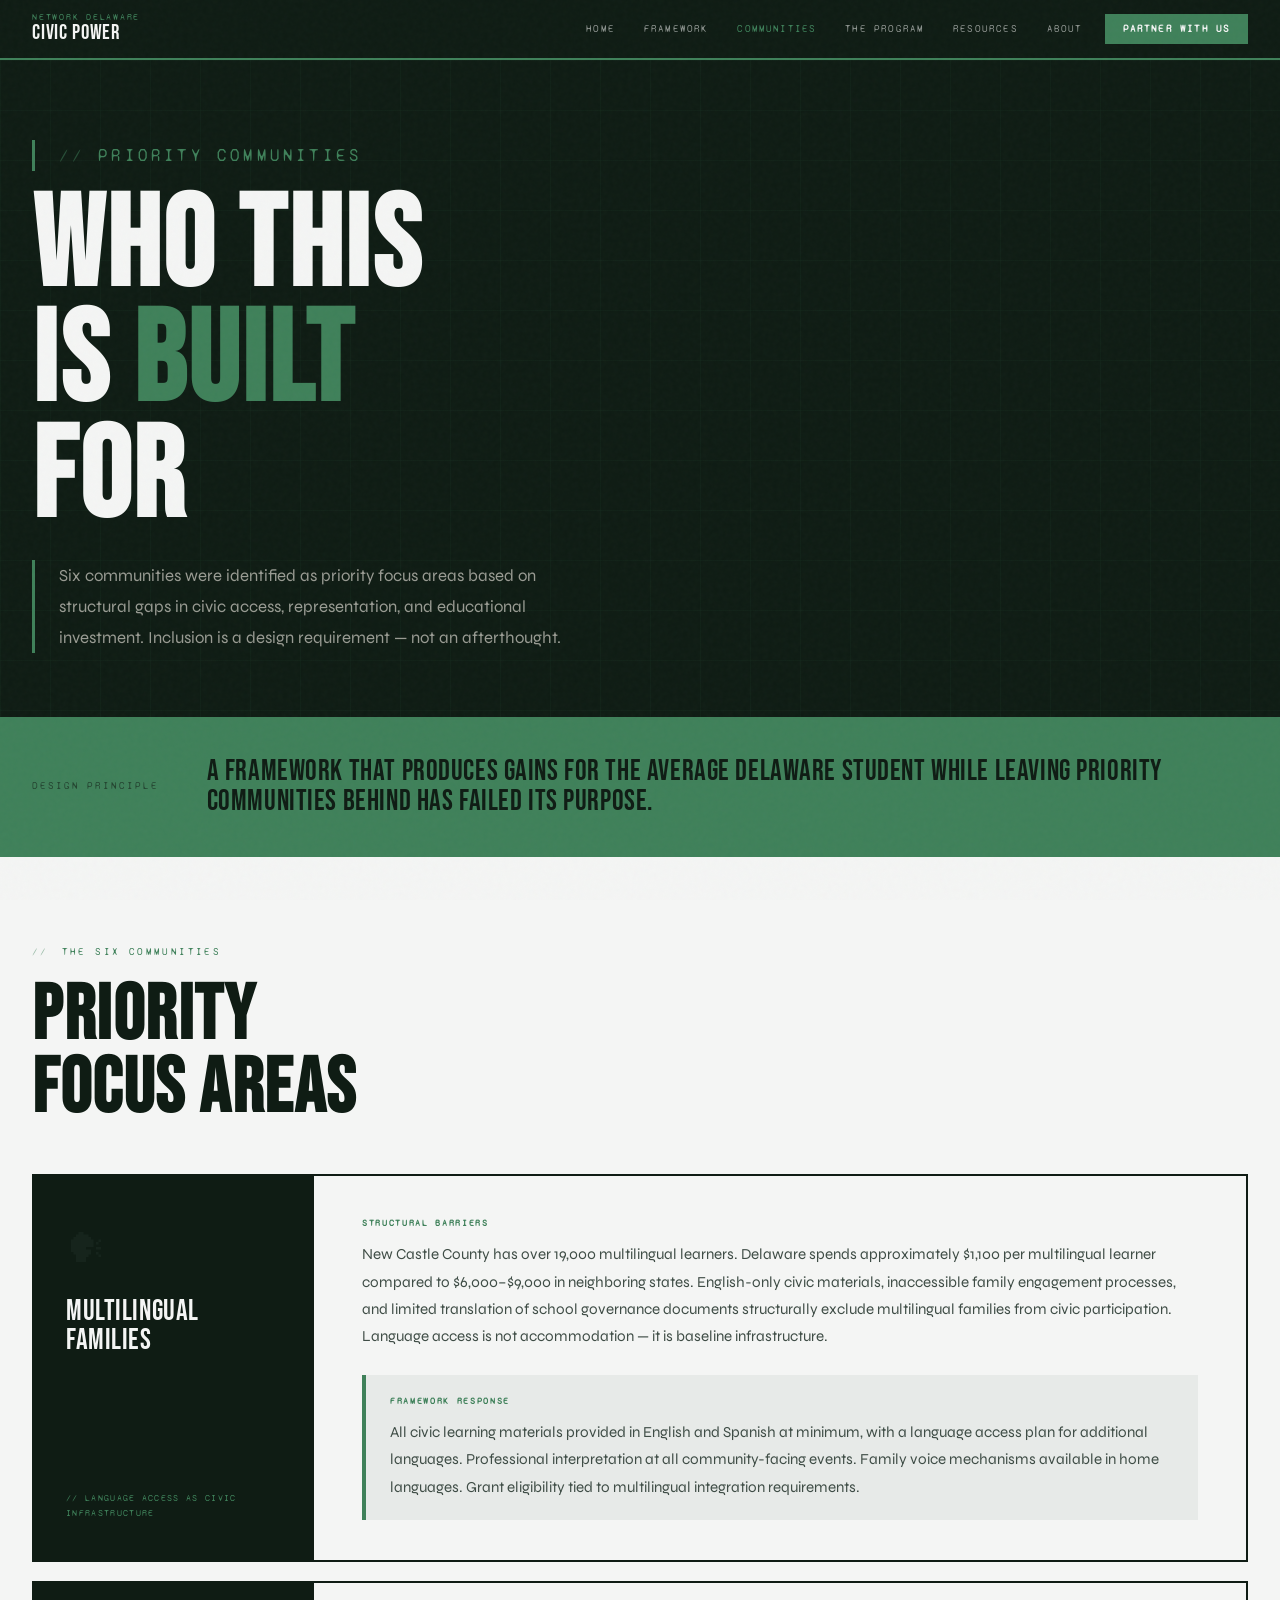
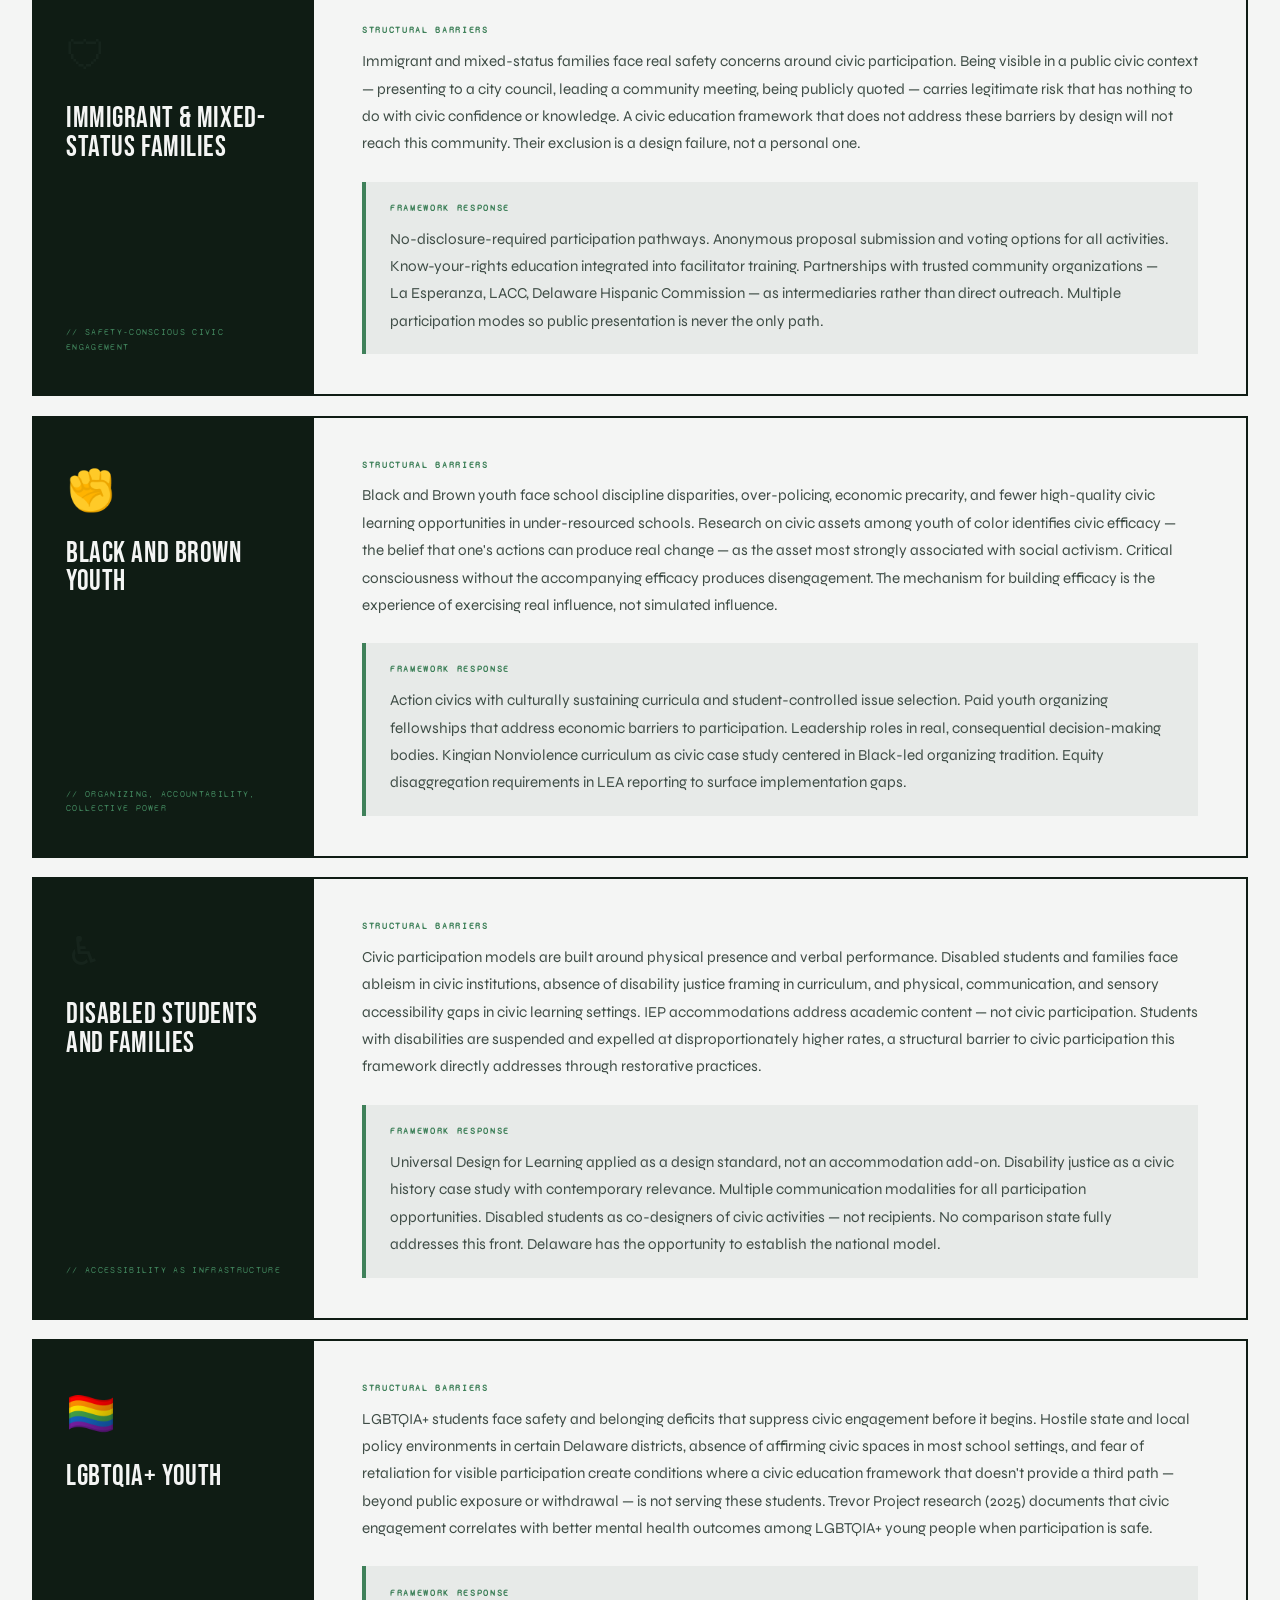
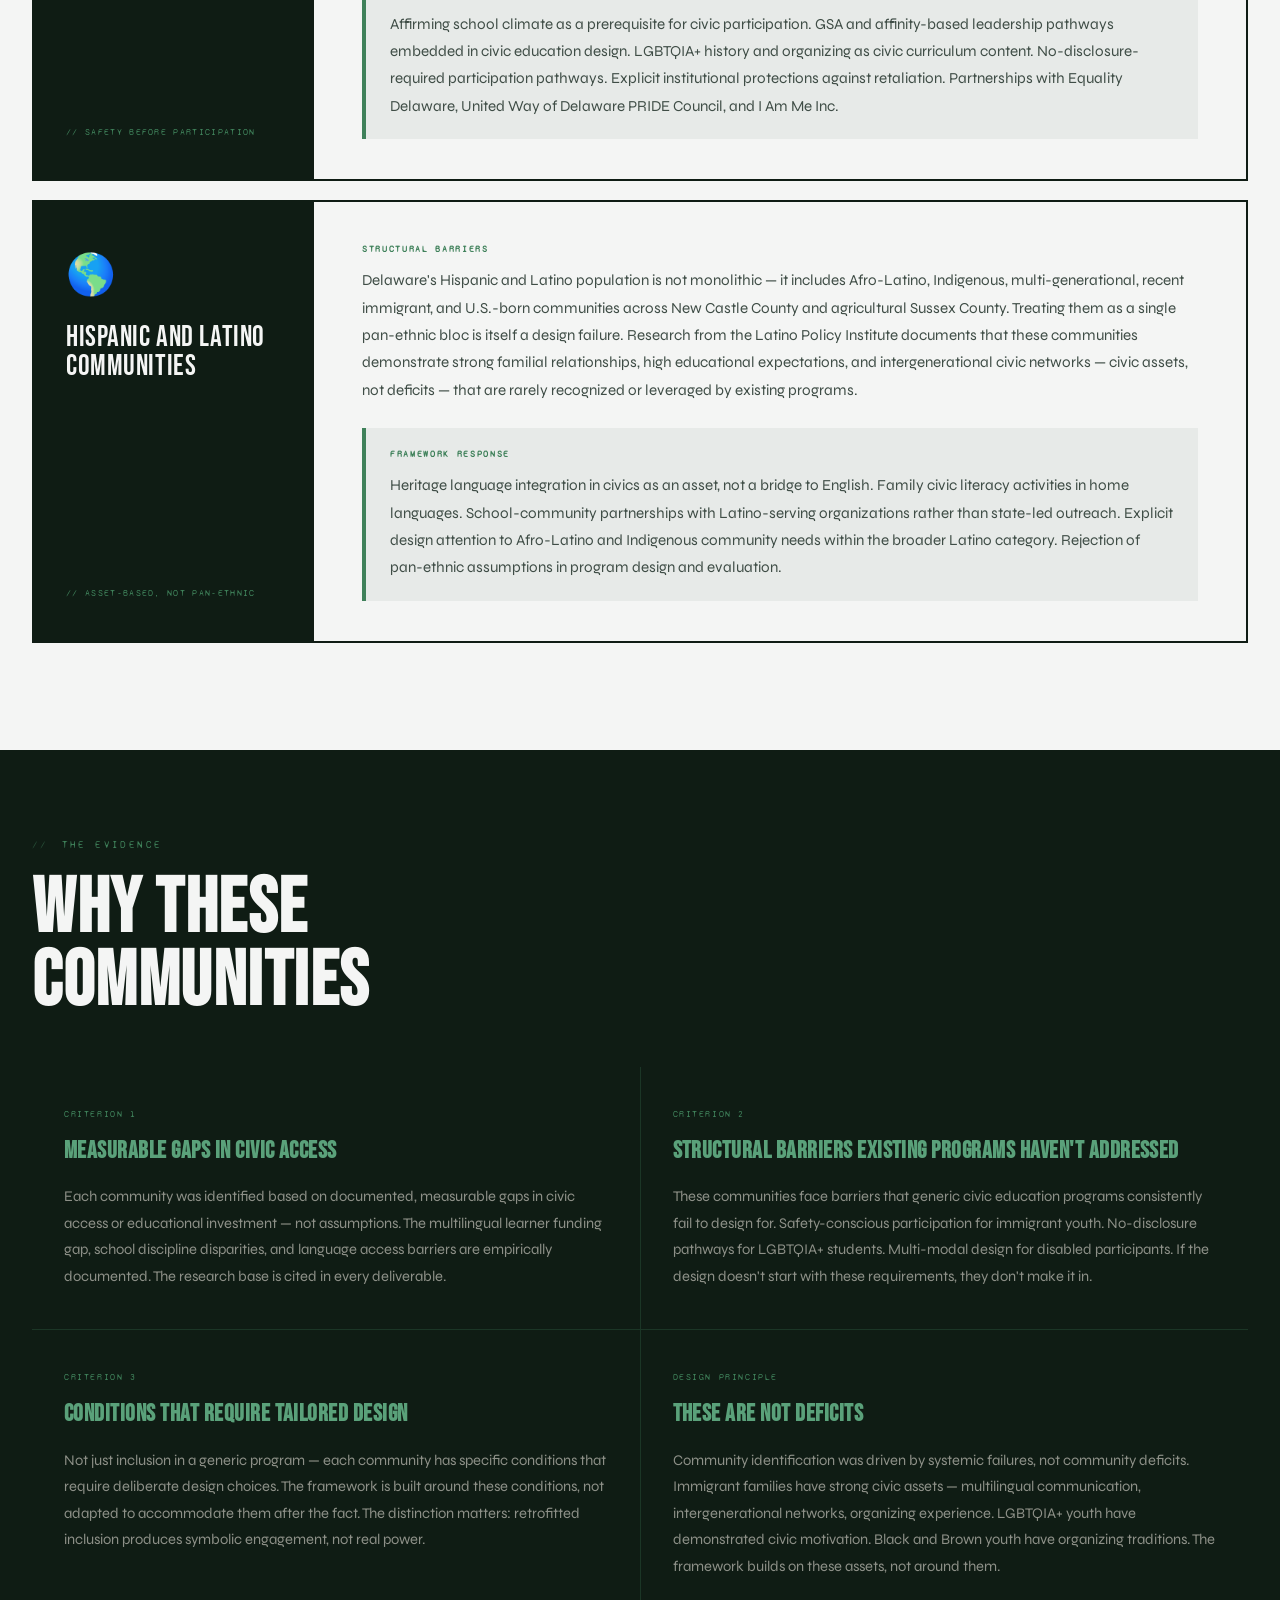
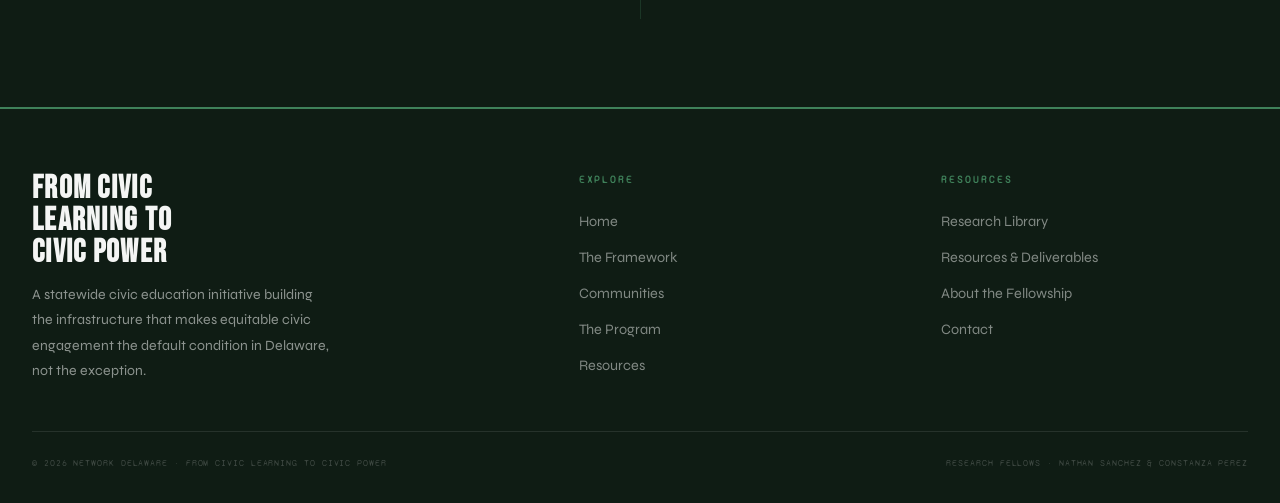
<file: communities.html>
<!DOCTYPE html>
<html lang="en">
<head>
  <meta charset="UTF-8">
  <meta name="viewport" content="width=device-width, initial-scale=1.0">
  <meta name="description" content="The six priority communities at the center of From Civic Learning to Civic Power — and how the initiative is specifically designed to serve them.">
  <title>Priority Communities | From Civic Learning to Civic Power</title>
  <link rel="stylesheet" href="styles/main.css">
  <style>
    

    /* DESIGN PRINCIPLE CALLOUT */
    .design-callout {
      background: var(--gold); padding: 2.5rem 0;
    }
    .design-callout-inner {
      display: flex; align-items: center; gap: 3rem;
    }
    .design-callout-label {
      font-family: var(--font-mono); font-size: 0.6rem;
      letter-spacing: 0.2em; text-transform: uppercase;
      color: rgba(10,10,8,0.5); white-space: nowrap;
    }
    .design-callout-text {
      font-family: var(--font-display); font-size: 1.8rem;
      color: var(--black); line-height: 1.05; letter-spacing: 0.02em;
    }

    /* COMMUNITIES */
    .communities-wrap { background: var(--paper); padding: 5.5rem 0; }
    .community-block {
      display: grid; grid-template-columns: 280px 1fr;
      gap: 0; border: 2px solid var(--black);
      margin-bottom: 1.2rem; transition: box-shadow 0.2s;
    }
    .community-block:hover { box-shadow: var(--shadow); }
    .comm-left {
      background: var(--black); padding: 2.5rem 2rem;
      display: flex; flex-direction: column; justify-content: space-between;
    }
    .comm-icon { font-size: 2.5rem; margin-bottom: 1rem; }
    .comm-name {
      font-family: var(--font-display); font-size: 1.8rem;
      color: var(--white); line-height: 1; letter-spacing: 0.02em;
    }
    .comm-why {
      font-family: var(--font-mono); font-size: 0.55rem;
      letter-spacing: 0.15em; text-transform: uppercase;
      color: var(--gold); margin-top: 1.5rem;
    }
    .comm-right {
      background: var(--white); padding: 2.5rem 3rem;
    }
    .comm-right h4 {
      font-family: var(--font-mono); font-size: 0.58rem;
      letter-spacing: 0.18em; text-transform: uppercase;
      color: var(--gold); margin-bottom: 0.6rem;
    }
    .comm-barriers { margin-bottom: 1.5rem; }
    .comm-barriers p, .comm-practices p {
      font-size: 0.95rem; color: var(--gray); line-height: 1.8;
    }
    .comm-practices {
      padding: 1.2rem 1.5rem; background: var(--paper-dk);
      border-left: 4px solid var(--gold);
    }

    /* STRUCTURAL NOTE */
    .structural-wrap { background: var(--black); padding: 5.5rem 0; }
    .structural-grid {
      display: grid; grid-template-columns: 1fr 1fr;
      gap: 1px; background: var(--border); margin-top: 3rem;
    }
    .structural-cell {
      background: var(--black); padding: 2.5rem 2rem;
    }
    .structural-cell h3 {
      font-family: var(--font-display); font-size: 1.5rem;
      color: var(--gold-lt); margin-bottom: 0.8rem; letter-spacing: 0.02em;
    }
    .structural-cell p { font-size: 0.92rem; color: rgba(245,240,232,0.55); line-height: 1.8; }
    .structural-cell .s-label {
      font-family: var(--font-mono); font-size: 0.55rem;
      letter-spacing: 0.18em; text-transform: uppercase;
      color: var(--gold); display: block; margin-bottom: 0.6rem;
    }

    @media (max-width: 860px) {
      .community-block { grid-template-columns: 1fr; }
      .comm-left { flex-direction: row; align-items: flex-start; flex-wrap: wrap; gap: 1rem; }
      .structural-grid { grid-template-columns: 1fr; }
      .design-callout-inner { flex-direction: column; gap: 1rem; }
    }
  </style>
</head>
<body>
  <div id="nav-placeholder"></div>
  <main id="main">

    <section class="page-hero" aria-labelledby="comm-heading">
      <div class="hero-grid" aria-hidden="true"></div>
      <div class="container hero-inner">
        <p class="section-label" style="color:var(--gold)">Priority Communities</p>
        <h1 id="comm-heading">WHO THIS<br>IS <em>BUILT</em><br>FOR</h1>
        <p>Six communities were identified as priority focus areas based on structural gaps in civic access, representation, and educational investment. Inclusion is a design requirement — not an afterthought.</p>
      </div>
    </section>

    <div class="design-callout" aria-hidden="true">
      <div class="container">
        <div class="design-callout-inner">
          <span class="design-callout-label">Design Principle</span>
          <p class="design-callout-text">A framework that produces gains for the average Delaware student while leaving priority communities behind has failed its purpose.</p>
        </div>
      </div>
    </div>

    <!-- COMMUNITIES -->
    <section class="communities-wrap" aria-labelledby="communities-list-heading">
      <div class="container">
        <p class="section-label reveal">The Six Communities</p>
        <h2 class="section-title reveal" id="communities-list-heading" style="margin-bottom:3rem">PRIORITY<br>FOCUS AREAS</h2>

        <div class="community-block reveal">
          <div class="comm-left">
            <div>
              <div class="comm-icon">🗣</div>
              <div class="comm-name">MULTILINGUAL FAMILIES</div>
            </div>
            <div class="comm-why">// Language Access as Civic Infrastructure</div>
          </div>
          <div class="comm-right">
            <div class="comm-barriers">
              <h4>Structural Barriers</h4>
              <p>New Castle County has over 19,000 multilingual learners. Delaware spends approximately $1,100 per multilingual learner compared to $6,000–$9,000 in neighboring states. English-only civic materials, inaccessible family engagement processes, and limited translation of school governance documents structurally exclude multilingual families from civic participation. Language access is not accommodation — it is baseline infrastructure.</p>
            </div>
            <div class="comm-practices">
              <h4>Framework Response</h4>
              <p>All civic learning materials provided in English and Spanish at minimum, with a language access plan for additional languages. Professional interpretation at all community-facing events. Family voice mechanisms available in home languages. Grant eligibility tied to multilingual integration requirements.</p>
            </div>
          </div>
        </div>

        <div class="community-block reveal">
          <div class="comm-left">
            <div>
              <div class="comm-icon">🛡</div>
              <div class="comm-name">IMMIGRANT &amp; MIXED-STATUS FAMILIES</div>
            </div>
            <div class="comm-why">// Safety-Conscious Civic Engagement</div>
          </div>
          <div class="comm-right">
            <div class="comm-barriers">
              <h4>Structural Barriers</h4>
              <p>Immigrant and mixed-status families face real safety concerns around civic participation. Being visible in a public civic context — presenting to a city council, leading a community meeting, being publicly quoted — carries legitimate risk that has nothing to do with civic confidence or knowledge. A civic education framework that does not address these barriers by design will not reach this community. Their exclusion is a design failure, not a personal one.</p>
            </div>
            <div class="comm-practices">
              <h4>Framework Response</h4>
              <p>No-disclosure-required participation pathways. Anonymous proposal submission and voting options for all activities. Know-your-rights education integrated into facilitator training. Partnerships with trusted community organizations — La Esperanza, LACC, Delaware Hispanic Commission — as intermediaries rather than direct outreach. Multiple participation modes so public presentation is never the only path.</p>
            </div>
          </div>
        </div>

        <div class="community-block reveal">
          <div class="comm-left">
            <div>
              <div class="comm-icon">✊</div>
              <div class="comm-name">BLACK AND BROWN YOUTH</div>
            </div>
            <div class="comm-why">// Organizing, Accountability, Collective Power</div>
          </div>
          <div class="comm-right">
            <div class="comm-barriers">
              <h4>Structural Barriers</h4>
              <p>Black and Brown youth face school discipline disparities, over-policing, economic precarity, and fewer high-quality civic learning opportunities in under-resourced schools. Research on civic assets among youth of color identifies civic efficacy — the belief that one's actions can produce real change — as the asset most strongly associated with social activism. Critical consciousness without the accompanying efficacy produces disengagement. The mechanism for building efficacy is the experience of exercising real influence, not simulated influence.</p>
            </div>
            <div class="comm-practices">
              <h4>Framework Response</h4>
              <p>Action civics with culturally sustaining curricula and student-controlled issue selection. Paid youth organizing fellowships that address economic barriers to participation. Leadership roles in real, consequential decision-making bodies. Kingian Nonviolence curriculum as civic case study centered in Black-led organizing tradition. Equity disaggregation requirements in LEA reporting to surface implementation gaps.</p>
            </div>
          </div>
        </div>

        <div class="community-block reveal">
          <div class="comm-left">
            <div>
              <div class="comm-icon">♿</div>
              <div class="comm-name">DISABLED STUDENTS AND FAMILIES</div>
            </div>
            <div class="comm-why">// Accessibility as Infrastructure</div>
          </div>
          <div class="comm-right">
            <div class="comm-barriers">
              <h4>Structural Barriers</h4>
              <p>Civic participation models are built around physical presence and verbal performance. Disabled students and families face ableism in civic institutions, absence of disability justice framing in curriculum, and physical, communication, and sensory accessibility gaps in civic learning settings. IEP accommodations address academic content — not civic participation. Students with disabilities are suspended and expelled at disproportionately higher rates, a structural barrier to civic participation this framework directly addresses through restorative practices.</p>
            </div>
            <div class="comm-practices">
              <h4>Framework Response</h4>
              <p>Universal Design for Learning applied as a design standard, not an accommodation add-on. Disability justice as a civic history case study with contemporary relevance. Multiple communication modalities for all participation opportunities. Disabled students as co-designers of civic activities — not recipients. No comparison state fully addresses this front. Delaware has the opportunity to establish the national model.</p>
            </div>
          </div>
        </div>

        <div class="community-block reveal">
          <div class="comm-left">
            <div>
              <div class="comm-icon">🏳️‍🌈</div>
              <div class="comm-name">LGBTQIA+ YOUTH</div>
            </div>
            <div class="comm-why">// Safety Before Participation</div>
          </div>
          <div class="comm-right">
            <div class="comm-barriers">
              <h4>Structural Barriers</h4>
              <p>LGBTQIA+ students face safety and belonging deficits that suppress civic engagement before it begins. Hostile state and local policy environments in certain Delaware districts, absence of affirming civic spaces in most school settings, and fear of retaliation for visible participation create conditions where a civic education framework that doesn't provide a third path — beyond public exposure or withdrawal — is not serving these students. Trevor Project research (2025) documents that civic engagement correlates with better mental health outcomes among LGBTQIA+ young people when participation is safe.</p>
            </div>
            <div class="comm-practices">
              <h4>Framework Response</h4>
              <p>Affirming school climate as a prerequisite for civic participation. GSA and affinity-based leadership pathways embedded in civic education design. LGBTQIA+ history and organizing as civic curriculum content. No-disclosure-required participation pathways. Explicit institutional protections against retaliation. Partnerships with Equality Delaware, United Way of Delaware PRIDE Council, and I Am Me Inc.</p>
            </div>
          </div>
        </div>

        <div class="community-block reveal">
          <div class="comm-left">
            <div>
              <div class="comm-icon">🌎</div>
              <div class="comm-name">HISPANIC AND LATINO COMMUNITIES</div>
            </div>
            <div class="comm-why">// Asset-Based, Not Pan-Ethnic</div>
          </div>
          <div class="comm-right">
            <div class="comm-barriers">
              <h4>Structural Barriers</h4>
              <p>Delaware's Hispanic and Latino population is not monolithic — it includes Afro-Latino, Indigenous, multi-generational, recent immigrant, and U.S.-born communities across New Castle County and agricultural Sussex County. Treating them as a single pan-ethnic bloc is itself a design failure. Research from the Latino Policy Institute documents that these communities demonstrate strong familial relationships, high educational expectations, and intergenerational civic networks — civic assets, not deficits — that are rarely recognized or leveraged by existing programs.</p>
            </div>
            <div class="comm-practices">
              <h4>Framework Response</h4>
              <p>Heritage language integration in civics as an asset, not a bridge to English. Family civic literacy activities in home languages. School-community partnerships with Latino-serving organizations rather than state-led outreach. Explicit design attention to Afro-Latino and Indigenous community needs within the broader Latino category. Rejection of pan-ethnic assumptions in program design and evaluation.</p>
            </div>
          </div>
        </div>

      </div>
    </section>

    <!-- STRUCTURAL NOTE -->
    <section class="structural-wrap" aria-labelledby="structural-heading">
      <div class="container">
        <p class="section-label reveal" style="color:var(--gold)">The Evidence</p>
        <h2 class="section-title reveal" id="structural-heading" style="color:var(--white);margin-bottom:0">WHY THESE<br>COMMUNITIES</h2>
        <div class="structural-grid">
          <div class="structural-cell reveal">
            <span class="s-label">Criterion 1</span>
            <h3>Measurable Gaps in Civic Access</h3>
            <p>Each community was identified based on documented, measurable gaps in civic access or educational investment — not assumptions. The multilingual learner funding gap, school discipline disparities, and language access barriers are empirically documented. The research base is cited in every deliverable.</p>
          </div>
          <div class="structural-cell reveal reveal-delay-1">
            <span class="s-label">Criterion 2</span>
            <h3>Structural Barriers Existing Programs Haven't Addressed</h3>
            <p>These communities face barriers that generic civic education programs consistently fail to design for. Safety-conscious participation for immigrant youth. No-disclosure pathways for LGBTQIA+ students. Multi-modal design for disabled participants. If the design doesn't start with these requirements, they don't make it in.</p>
          </div>
          <div class="structural-cell reveal">
            <span class="s-label">Criterion 3</span>
            <h3>Conditions That Require Tailored Design</h3>
            <p>Not just inclusion in a generic program — each community has specific conditions that require deliberate design choices. The framework is built around these conditions, not adapted to accommodate them after the fact. The distinction matters: retrofitted inclusion produces symbolic engagement, not real power.</p>
          </div>
          <div class="structural-cell reveal reveal-delay-1">
            <span class="s-label">Design Principle</span>
            <h3>These Are Not Deficits</h3>
            <p>Community identification was driven by systemic failures, not community deficits. Immigrant families have strong civic assets — multilingual communication, intergenerational networks, organizing experience. LGBTQIA+ youth have demonstrated civic motivation. Black and Brown youth have organizing traditions. The framework builds on these assets, not around them.</p>
          </div>
        </div>
      </div>
    </section>

  </main>
  <div id="footer-placeholder"></div>
  <script src="scripts/main.js"></script>
</body>
</html>
</file>
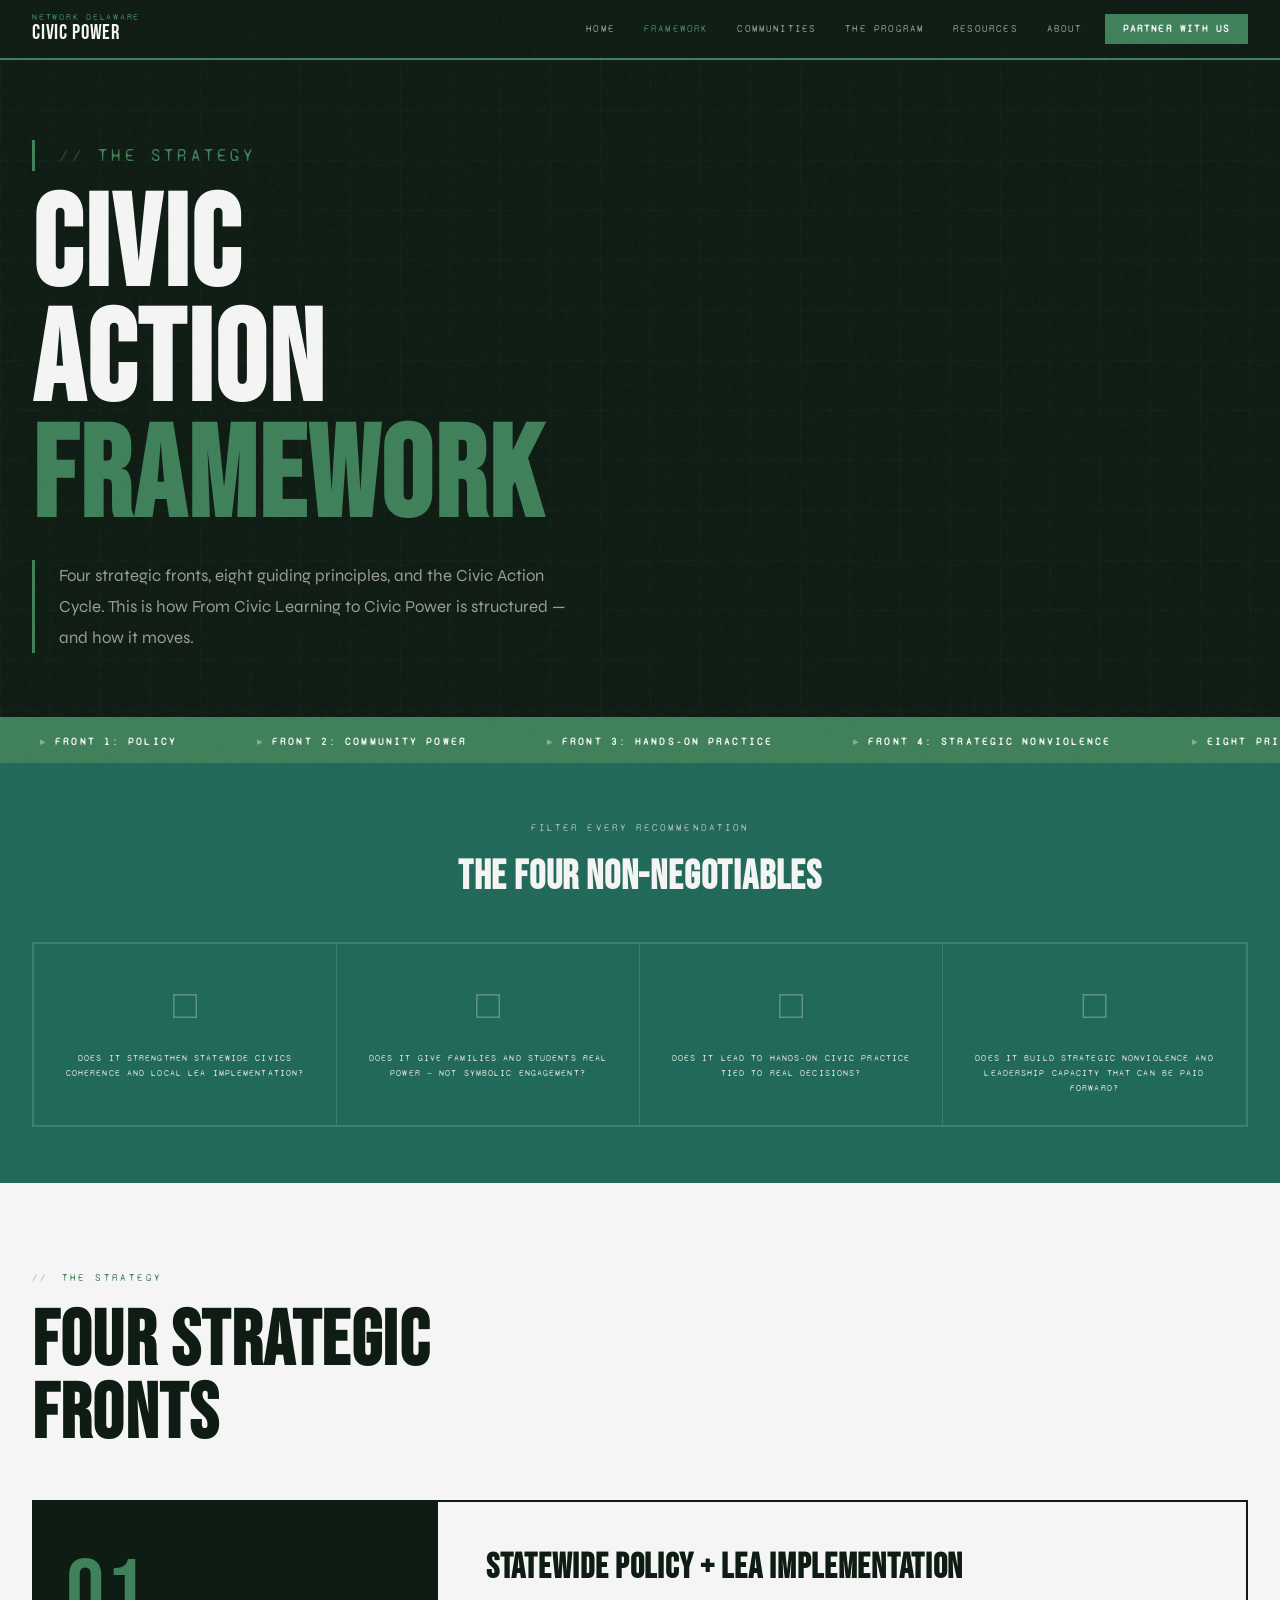
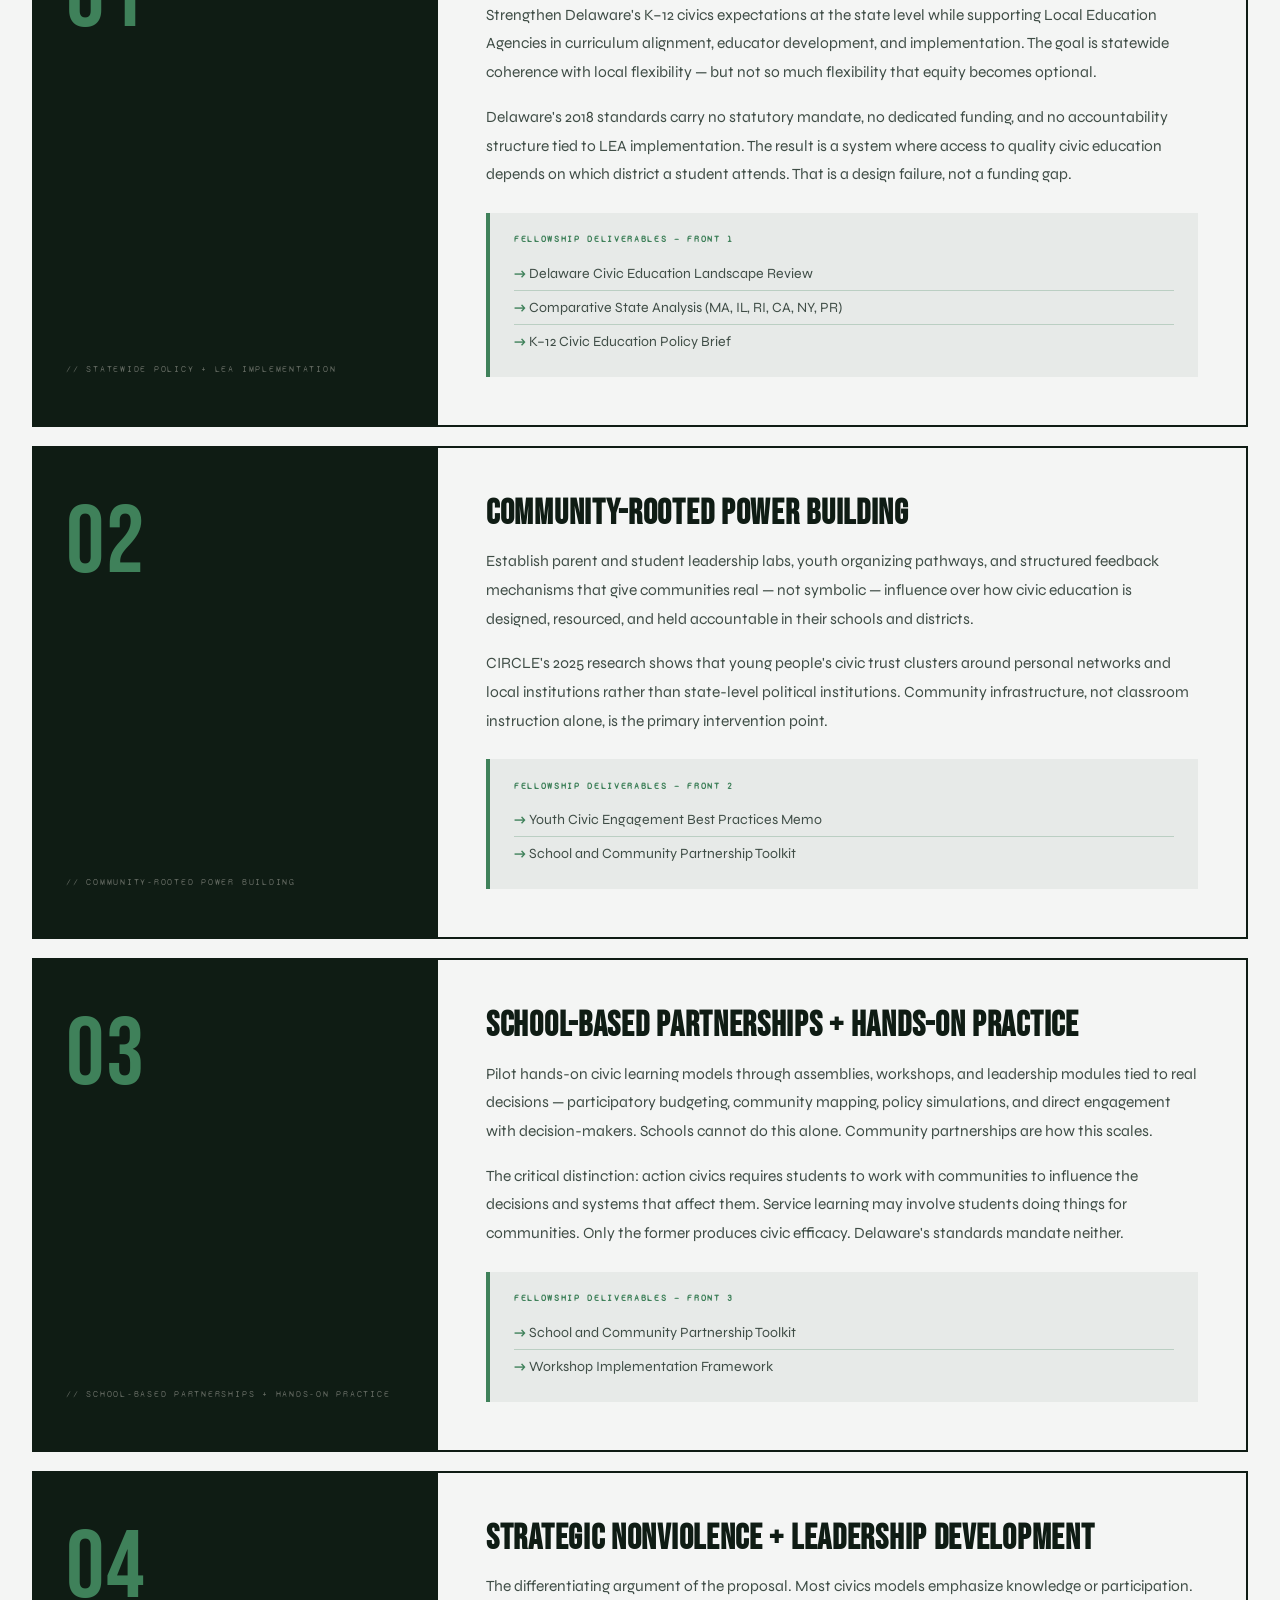
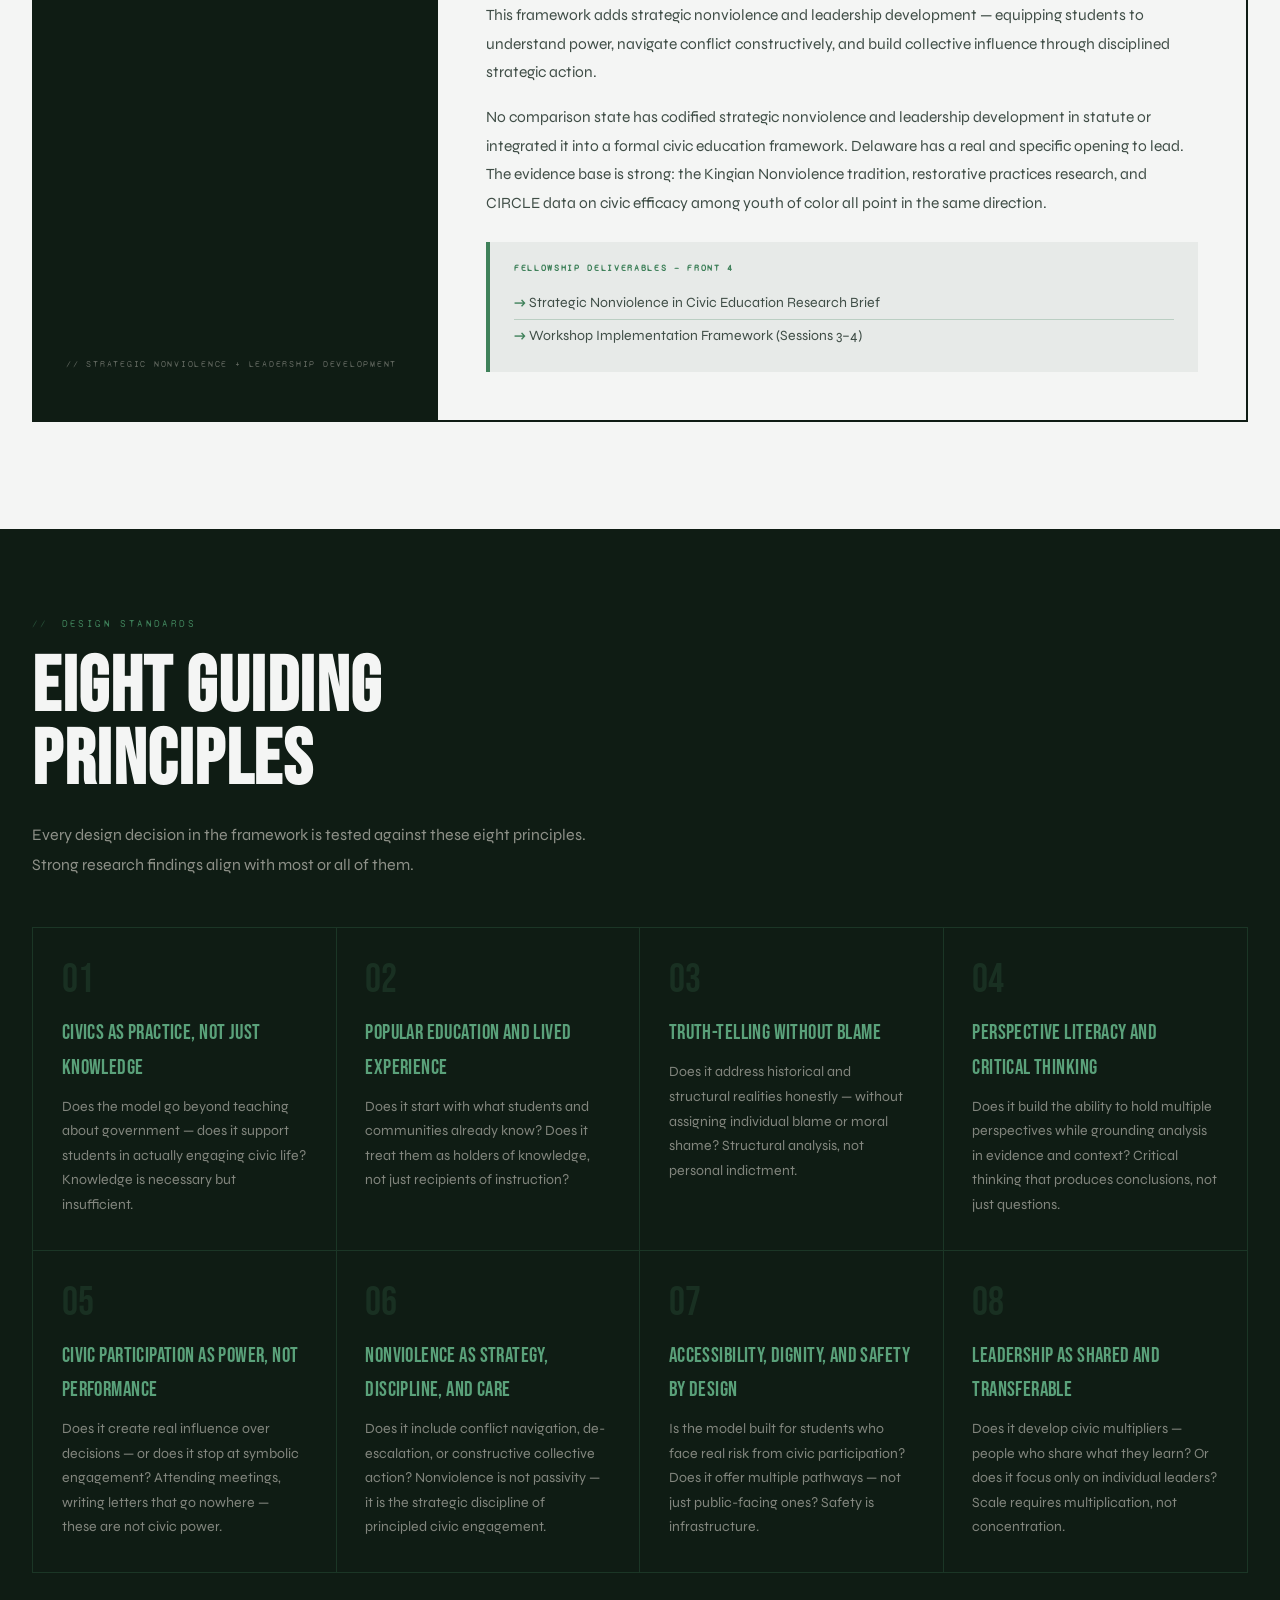
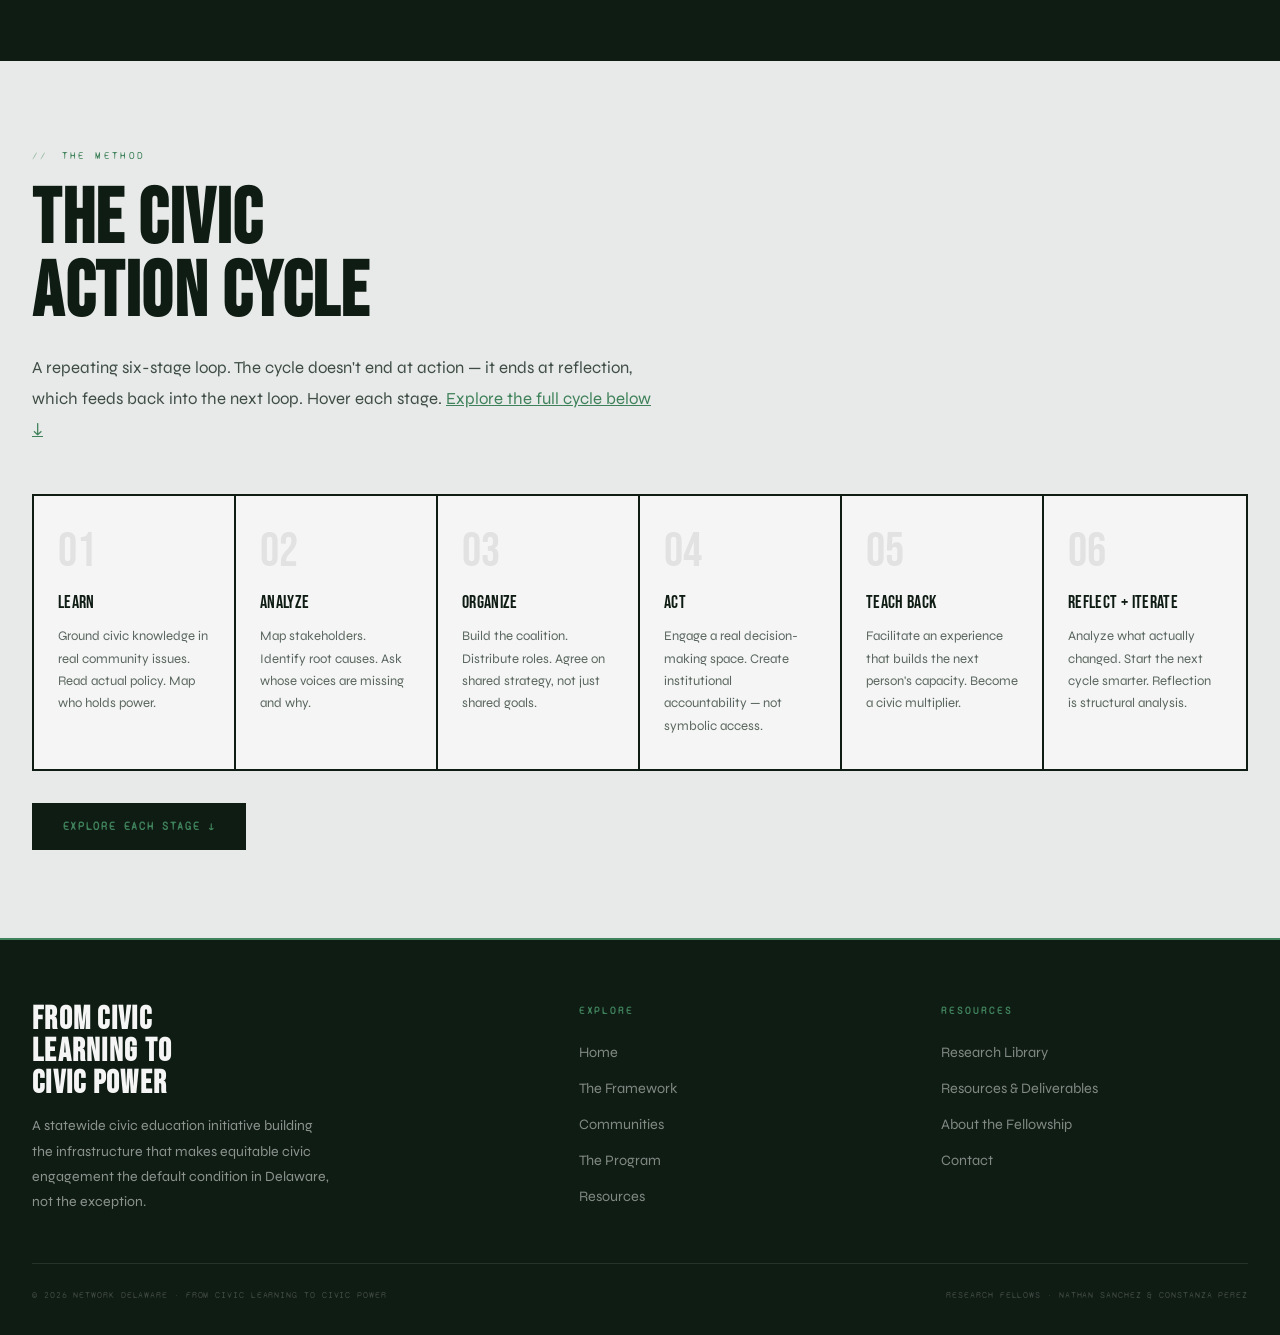
<file: framework.html>
<!DOCTYPE html>
<html lang="en">
<head>
  <meta charset="UTF-8">
  <meta name="viewport" content="width=device-width, initial-scale=1.0">
  <meta name="description" content="The Civic Action Framework — four strategic fronts, eight guiding principles, and the Civic Action Cycle that drive From Civic Learning to Civic Power.">
  <title>The Framework | From Civic Learning to Civic Power</title>
  <link rel="stylesheet" href="styles/main.css">
  <style>

    /* NON-NEGOTIABLES STRIP */
    .nonneg-strip { background: var(--red); padding: 3.5rem 0; }
    .nonneg-inner {
      display: grid; grid-template-columns: repeat(4,1fr);
      gap: 0; border: 2px solid rgba(245,240,232,0.15);
    }
    .nonneg-cell {
      padding: 1.8rem 1.5rem; border-right: 1px solid rgba(245,240,232,0.15);
      text-align: center;
    }
    .nonneg-cell:last-child { border-right: none; }
    .nonneg-check {
      font-family: var(--font-display); font-size: 2.5rem;
      color: var(--white); opacity: 0.3; display: block; margin-bottom: 0.8rem;
    }
    .nonneg-text {
      font-family: var(--font-mono); font-size: 0.58rem;
      letter-spacing: 0.12em; text-transform: uppercase;
      color: rgba(245,240,232,0.85); line-height: 1.6;
    }
    .nonneg-header {
      text-align: center; margin-bottom: 2rem;
    }
    .nonneg-header p {
      font-family: var(--font-mono); font-size: 0.65rem;
      letter-spacing: 0.2em; text-transform: uppercase;
      color: rgba(245,240,232,0.6); margin-bottom: 0.5rem;
    }
    .nonneg-header h2 {
      font-family: var(--font-display); font-size: 2.5rem;
      color: var(--white); letter-spacing: 0.02em;
    }

    /* FRONTS */
    .fronts-wrap { background: var(--paper); padding: 5.5rem 0; }
    .front-block {
      display: grid; grid-template-columns: 1fr 2fr;
      gap: 0; border: 2px solid var(--black); margin-bottom: 1.2rem;
      transition: box-shadow 0.2s;
    }
    .front-block:hover { box-shadow: var(--shadow); }
    .front-num-col {
      background: var(--black); padding: 3rem 2rem;
      display: flex; flex-direction: column; justify-content: space-between;
    }
    .front-big-num {
      font-family: var(--font-display); font-size: 6rem;
      color: var(--gold); line-height: 1; letter-spacing: 0.02em;
    }
    .front-tag {
      font-family: var(--font-mono); font-size: 0.55rem;
      letter-spacing: 0.2em; text-transform: uppercase;
      color: rgba(245,240,232,0.35); margin-top: auto;
    }
    .front-body { padding: 3rem; background: var(--white); }
    .front-body h3 {
      font-family: var(--font-display); font-size: 2.2rem;
      color: var(--black); margin-bottom: 1rem;
      line-height: 1; letter-spacing: 0.02em;
    }
    .front-body p { font-size: 0.97rem; color: var(--gray); line-height: 1.85; margin-bottom: 1rem; }
    .front-body p:last-child { margin-bottom: 0; }
    .front-deliverables {
      margin-top: 1.5rem; padding: 1.2rem 1.5rem;
      background: var(--paper-dk); border-left: 4px solid var(--gold);
    }
    .front-deliverables h4 {
      font-family: var(--font-mono); font-size: 0.58rem;
      letter-spacing: 0.18em; text-transform: uppercase;
      color: var(--gold); margin-bottom: 0.6rem;
    }
    .front-deliverables ul { list-style: none; padding: 0; }
    .front-deliverables li {
      font-size: 0.88rem; color: var(--gray); line-height: 1.65;
      padding: 0.3rem 0; border-bottom: 1px solid var(--border);
    }
    .front-deliverables li:last-child { border-bottom: none; }
    .front-deliverables li::before { content: '→ '; color: var(--gold); font-weight: 700; }

    /* PRINCIPLES */
    .principles-wrap { background: var(--black); padding: 5.5rem 0; }
    .principles-grid {
      display: grid; grid-template-columns: repeat(4,1fr);
      gap: 0; border: 1px solid var(--border); margin-top: 3rem;
    }
    .principle-card {
      padding: 2rem 1.8rem; border-right: 1px solid var(--border);
      border-bottom: 1px solid var(--border);
      transition: background 0.2s;
    }
    .principle-card:nth-child(4n) { border-right: none; }
    .principle-card:nth-child(n+5) { border-bottom: none; }
    .principle-card:hover { background: rgba(63,129,90,0.08); }
    .p-num {
      font-family: var(--font-display); font-size: 2.5rem;
      color: rgba(63,129,90,0.2); line-height: 1; margin-bottom: 1rem;
    }
    .p-name {
      font-family: var(--font-display); font-size: 1.3rem;
      color: var(--gold-lt); margin-bottom: 0.6rem; letter-spacing: 0.02em;
    }
    .p-desc { font-size: 0.88rem; color: rgba(245,240,232,0.5); line-height: 1.75; }

    /* CYCLE SUMMARY */
    .cycle-summary { background: var(--paper-dk); padding: 5.5rem 0; }
    .cycle-timeline {
      display: grid; grid-template-columns: repeat(6,1fr);
      gap: 0; margin-top: 3rem; border: 2px solid var(--black);
    }
    .cycle-step {
      padding: 2rem 1.5rem; border-right: 2px solid var(--black);
      background: var(--white); transition: background 0.2s;
    }
    .cycle-step:last-child { border-right: none; }
    .cycle-step:hover { background: var(--black); }
    .cycle-step:hover .cs-num { color: var(--gold); }
    .cycle-step:hover .cs-name { color: var(--white); }
    .cycle-step:hover .cs-desc { color: rgba(245,240,232,0.5); }
    .cs-num {
      font-family: var(--font-display); font-size: 3rem;
      color: rgba(10,10,8,0.08); line-height: 1;
      margin-bottom: 0.8rem; transition: color 0.2s;
    }
    .cs-name {
      font-family: var(--font-display); font-size: 1.1rem;
      color: var(--black); letter-spacing: 0.02em;
      margin-bottom: 0.5rem; transition: color 0.2s;
    }
    .cs-desc { font-size: 0.82rem; color: var(--gray-lt); line-height: 1.7; transition: color 0.2s; }

    @media (max-width: 1000px) {
      .principles-grid { grid-template-columns: repeat(2,1fr); }
      .principle-card:nth-child(4n) { border-right: 1px solid var(--border); }
      .principle-card:nth-child(2n) { border-right: none; }
      .principle-card:nth-child(n+7) { border-bottom: none; }
      .principle-card:nth-child(n+5) { border-bottom: 1px solid var(--border); }
      .nonneg-inner { grid-template-columns: 1fr 1fr; }
      .nonneg-cell:nth-child(2) { border-right: none; }
      .nonneg-cell:nth-child(3) { border-right: 1px solid rgba(245,240,232,0.15); }
      .cycle-timeline { grid-template-columns: repeat(3,1fr); }
      .cycle-step:nth-child(3) { border-right: none; }
      .cycle-step:nth-child(n+4) { border-top: 2px solid var(--black); }
    }
    @media (max-width: 700px) {
      .front-block { grid-template-columns: 1fr; }
      .front-num-col { flex-direction: row; align-items: center; padding: 1.5rem 2rem; }
      .front-tag { margin-top: 0; margin-left: auto; }
      .cycle-timeline { grid-template-columns: 1fr 1fr; }
      .cycle-step:nth-child(2n) { border-right: none; }
      .cycle-step:nth-child(3) { border-right: 2px solid var(--black); }
      .cycle-step { border-top: 2px solid var(--black); border-right: 2px solid var(--black); }
    }
  </style>
</head>
<body>
  <div id="nav-placeholder"></div>
  <main id="main">

    <section class="page-hero" aria-labelledby="framework-heading">
      <div class="hero-grid" aria-hidden="true"></div>
      <div class="container hero-inner">
        <p class="section-label" style="color:var(--gold)">The Strategy</p>
        <h1 id="framework-heading">CIVIC<br>ACTION<br><em>FRAMEWORK</em></h1>
        <p>Four strategic fronts, eight guiding principles, and the Civic Action Cycle. This is how From Civic Learning to Civic Power is structured — and how it moves.</p>
      </div>
    </section>

    <div class="marquee-wrap" aria-hidden="true">
      <div class="marquee-track">
        <span>Front 1: Policy</span><span>Front 2: Community Power</span><span>Front 3: Hands-On Practice</span><span>Front 4: Strategic Nonviolence</span>
        <span>Eight Principles</span><span>Civic Action Cycle</span><span>Four Non-Negotiables</span><span>Delaware Leads</span>
        <span>Front 1: Policy</span><span>Front 2: Community Power</span><span>Front 3: Hands-On Practice</span><span>Front 4: Strategic Nonviolence</span>
        <span>Eight Principles</span><span>Civic Action Cycle</span><span>Four Non-Negotiables</span><span>Delaware Leads</span>
      </div>
    </div>

    <!-- FOUR NON-NEGOTIABLES -->
    <section class="nonneg-strip" aria-labelledby="nonneg-heading">
      <div class="container">
        <div class="nonneg-header">
          <p>Filter Every Recommendation</p>
          <h2 id="nonneg-heading">THE FOUR NON-NEGOTIABLES</h2>
        </div>
        <div class="nonneg-inner">
          <div class="nonneg-cell reveal">
            <span class="nonneg-check">□</span>
            <p class="nonneg-text">Does it strengthen statewide civics coherence AND local LEA implementation?</p>
          </div>
          <div class="nonneg-cell reveal reveal-delay-1">
            <span class="nonneg-check">□</span>
            <p class="nonneg-text">Does it give families and students REAL power — not symbolic engagement?</p>
          </div>
          <div class="nonneg-cell reveal reveal-delay-2">
            <span class="nonneg-check">□</span>
            <p class="nonneg-text">Does it lead to hands-on civic practice tied to real decisions?</p>
          </div>
          <div class="nonneg-cell reveal reveal-delay-3">
            <span class="nonneg-check">□</span>
            <p class="nonneg-text">Does it build strategic nonviolence and leadership capacity that can be paid forward?</p>
          </div>
        </div>
      </div>
    </section>

    <!-- FOUR FRONTS -->
    <section class="fronts-wrap" aria-labelledby="fronts-heading" id="front1">
      <div class="container">
        <p class="section-label reveal">The Strategy</p>
        <h2 class="section-title reveal" id="fronts-heading" style="margin-bottom:3rem">FOUR STRATEGIC<br>FRONTS</h2>

        <div class="front-block reveal" id="front1">
          <div class="front-num-col">
            <span class="front-big-num">01</span>
            <span class="front-tag">// Statewide Policy + LEA Implementation</span>
          </div>
          <div class="front-body">
            <h3>STATEWIDE POLICY + LEA IMPLEMENTATION</h3>
            <p>Strengthen Delaware's K–12 civics expectations at the state level while supporting Local Education Agencies in curriculum alignment, educator development, and implementation. The goal is statewide coherence with local flexibility — but not so much flexibility that equity becomes optional.</p>
            <p>Delaware's 2018 standards carry no statutory mandate, no dedicated funding, and no accountability structure tied to LEA implementation. The result is a system where access to quality civic education depends on which district a student attends. That is a design failure, not a funding gap.</p>
            <div class="front-deliverables">
              <h4>Fellowship Deliverables — Front 1</h4>
              <ul>
                <li>Delaware Civic Education Landscape Review</li>
                <li>Comparative State Analysis (MA, IL, RI, CA, NY, PR)</li>
                <li>K–12 Civic Education Policy Brief</li>
              </ul>
            </div>
          </div>
        </div>

        <div class="front-block reveal" id="front2">
          <div class="front-num-col">
            <span class="front-big-num">02</span>
            <span class="front-tag">// Community-Rooted Power Building</span>
          </div>
          <div class="front-body">
            <h3>COMMUNITY-ROOTED POWER BUILDING</h3>
            <p>Establish parent and student leadership labs, youth organizing pathways, and structured feedback mechanisms that give communities real — not symbolic — influence over how civic education is designed, resourced, and held accountable in their schools and districts.</p>
            <p>CIRCLE's 2025 research shows that young people's civic trust clusters around personal networks and local institutions rather than state-level political institutions. Community infrastructure, not classroom instruction alone, is the primary intervention point.</p>
            <div class="front-deliverables">
              <h4>Fellowship Deliverables — Front 2</h4>
              <ul>
                <li>Youth Civic Engagement Best Practices Memo</li>
                <li>School and Community Partnership Toolkit</li>
              </ul>
            </div>
          </div>
        </div>

        <div class="front-block reveal" id="front3">
          <div class="front-num-col">
            <span class="front-big-num">03</span>
            <span class="front-tag">// School-Based Partnerships + Hands-On Practice</span>
          </div>
          <div class="front-body">
            <h3>SCHOOL-BASED PARTNERSHIPS + HANDS-ON PRACTICE</h3>
            <p>Pilot hands-on civic learning models through assemblies, workshops, and leadership modules tied to real decisions — participatory budgeting, community mapping, policy simulations, and direct engagement with decision-makers. Schools cannot do this alone. Community partnerships are how this scales.</p>
            <p>The critical distinction: action civics requires students to work with communities to influence the decisions and systems that affect them. Service learning may involve students doing things for communities. Only the former produces civic efficacy. Delaware's standards mandate neither.</p>
            <div class="front-deliverables">
              <h4>Fellowship Deliverables — Front 3</h4>
              <ul>
                <li>School and Community Partnership Toolkit</li>
                <li>Workshop Implementation Framework</li>
              </ul>
            </div>
          </div>
        </div>

        <div class="front-block reveal" id="front4">
          <div class="front-num-col">
            <span class="front-big-num">04</span>
            <span class="front-tag">// Strategic Nonviolence + Leadership Development</span>
          </div>
          <div class="front-body">
            <h3>STRATEGIC NONVIOLENCE + LEADERSHIP DEVELOPMENT</h3>
            <p>The differentiating argument of the proposal. Most civics models emphasize knowledge or participation. This framework adds strategic nonviolence and leadership development — equipping students to understand power, navigate conflict constructively, and build collective influence through disciplined strategic action.</p>
            <p>No comparison state has codified strategic nonviolence and leadership development in statute or integrated it into a formal civic education framework. Delaware has a real and specific opening to lead. The evidence base is strong: the Kingian Nonviolence tradition, restorative practices research, and CIRCLE data on civic efficacy among youth of color all point in the same direction.</p>
            <div class="front-deliverables">
              <h4>Fellowship Deliverables — Front 4</h4>
              <ul>
                <li>Strategic Nonviolence in Civic Education Research Brief</li>
                <li>Workshop Implementation Framework (Sessions 3–4)</li>
              </ul>
            </div>
          </div>
        </div>
      </div>
    </section>

    <!-- EIGHT PRINCIPLES -->
    <section class="principles-wrap" aria-labelledby="principles-heading">
      <div class="container">
        <p class="section-label reveal" style="color:var(--gold)">Design Standards</p>
        <h2 class="section-title reveal" id="principles-heading" style="color:var(--white)">EIGHT GUIDING<br>PRINCIPLES</h2>
        <p class="reveal" style="color:rgba(245,240,232,0.55);line-height:1.85;max-width:600px">Every design decision in the framework is tested against these eight principles. Strong research findings align with most or all of them.</p>
        <div class="principles-grid">
          <div class="principle-card reveal">
            <div class="p-num">01</div>
            <div class="p-name">Civics as Practice, Not Just Knowledge</div>
            <div class="p-desc">Does the model go beyond teaching about government — does it support students in actually engaging civic life? Knowledge is necessary but insufficient.</div>
          </div>
          <div class="principle-card reveal reveal-delay-1">
            <div class="p-num">02</div>
            <div class="p-name">Popular Education and Lived Experience</div>
            <div class="p-desc">Does it start with what students and communities already know? Does it treat them as holders of knowledge, not just recipients of instruction?</div>
          </div>
          <div class="principle-card reveal reveal-delay-2">
            <div class="p-num">03</div>
            <div class="p-name">Truth-Telling Without Blame</div>
            <div class="p-desc">Does it address historical and structural realities honestly — without assigning individual blame or moral shame? Structural analysis, not personal indictment.</div>
          </div>
          <div class="principle-card reveal reveal-delay-3">
            <div class="p-num">04</div>
            <div class="p-name">Perspective Literacy and Critical Thinking</div>
            <div class="p-desc">Does it build the ability to hold multiple perspectives while grounding analysis in evidence and context? Critical thinking that produces conclusions, not just questions.</div>
          </div>
          <div class="principle-card reveal">
            <div class="p-num">05</div>
            <div class="p-name">Civic Participation as Power, Not Performance</div>
            <div class="p-desc">Does it create real influence over decisions — or does it stop at symbolic engagement? Attending meetings, writing letters that go nowhere — these are not civic power.</div>
          </div>
          <div class="principle-card reveal reveal-delay-1">
            <div class="p-num">06</div>
            <div class="p-name">Nonviolence as Strategy, Discipline, and Care</div>
            <div class="p-desc">Does it include conflict navigation, de-escalation, or constructive collective action? Nonviolence is not passivity — it is the strategic discipline of principled civic engagement.</div>
          </div>
          <div class="principle-card reveal reveal-delay-2">
            <div class="p-num">07</div>
            <div class="p-name">Accessibility, Dignity, and Safety by Design</div>
            <div class="p-desc">Is the model built for students who face real risk from civic participation? Does it offer multiple pathways — not just public-facing ones? Safety is infrastructure.</div>
          </div>
          <div class="principle-card reveal reveal-delay-3">
            <div class="p-num">08</div>
            <div class="p-name">Leadership as Shared and Transferable</div>
            <div class="p-desc">Does it develop civic multipliers — people who share what they learn? Or does it focus only on individual leaders? Scale requires multiplication, not concentration.</div>
          </div>
        </div>
      </div>
    </section>

    <!-- CIVIC ACTION CYCLE -->
    <section class="cycle-summary" aria-labelledby="cycle-sum-heading">
      <div class="container">
        <p class="section-label reveal">The Method</p>
        <h2 class="section-title reveal" id="cycle-sum-heading">THE CIVIC<br>ACTION CYCLE</h2>
        <p class="section-body reveal" style="margin-bottom:0">A repeating six-stage loop. The cycle doesn't end at action — it ends at reflection, which feeds back into the next loop. Hover each stage. <a href="#cycle-sum-heading" style="color:var(--gold);text-decoration:underline">Explore the full cycle below ↓</a></p>
        <div class="cycle-timeline">
          <div class="cycle-step reveal">
            <div class="cs-num">01</div>
            <div class="cs-name">LEARN</div>
            <div class="cs-desc">Ground civic knowledge in real community issues. Read actual policy. Map who holds power.</div>
          </div>
          <div class="cycle-step reveal reveal-delay-1">
            <div class="cs-num">02</div>
            <div class="cs-name">ANALYZE</div>
            <div class="cs-desc">Map stakeholders. Identify root causes. Ask whose voices are missing and why.</div>
          </div>
          <div class="cycle-step reveal reveal-delay-2">
            <div class="cs-num">03</div>
            <div class="cs-name">ORGANIZE</div>
            <div class="cs-desc">Build the coalition. Distribute roles. Agree on shared strategy, not just shared goals.</div>
          </div>
          <div class="cycle-step reveal reveal-delay-3">
            <div class="cs-num">04</div>
            <div class="cs-name">ACT</div>
            <div class="cs-desc">Engage a real decision-making space. Create institutional accountability — not symbolic access.</div>
          </div>
          <div class="cycle-step reveal reveal-delay-4">
            <div class="cs-num">05</div>
            <div class="cs-name">TEACH BACK</div>
            <div class="cs-desc">Facilitate an experience that builds the next person's capacity. Become a civic multiplier.</div>
          </div>
          <div class="cycle-step reveal">
            <div class="cs-num">06</div>
            <div class="cs-name">REFLECT + ITERATE</div>
            <div class="cs-desc">Analyze what actually changed. Start the next cycle smarter. Reflection is structural analysis.</div>
          </div>
        </div>
        <div style="margin-top:2rem">
          <a href="#cycle-sum-heading" class="btn btn-black">Explore Each Stage ↓</a>
        </div>
      </div>
    </section>

  </main>
  <div id="footer-placeholder"></div>
  <script src="scripts/main.js"></script>
</body>
</html>
</file>
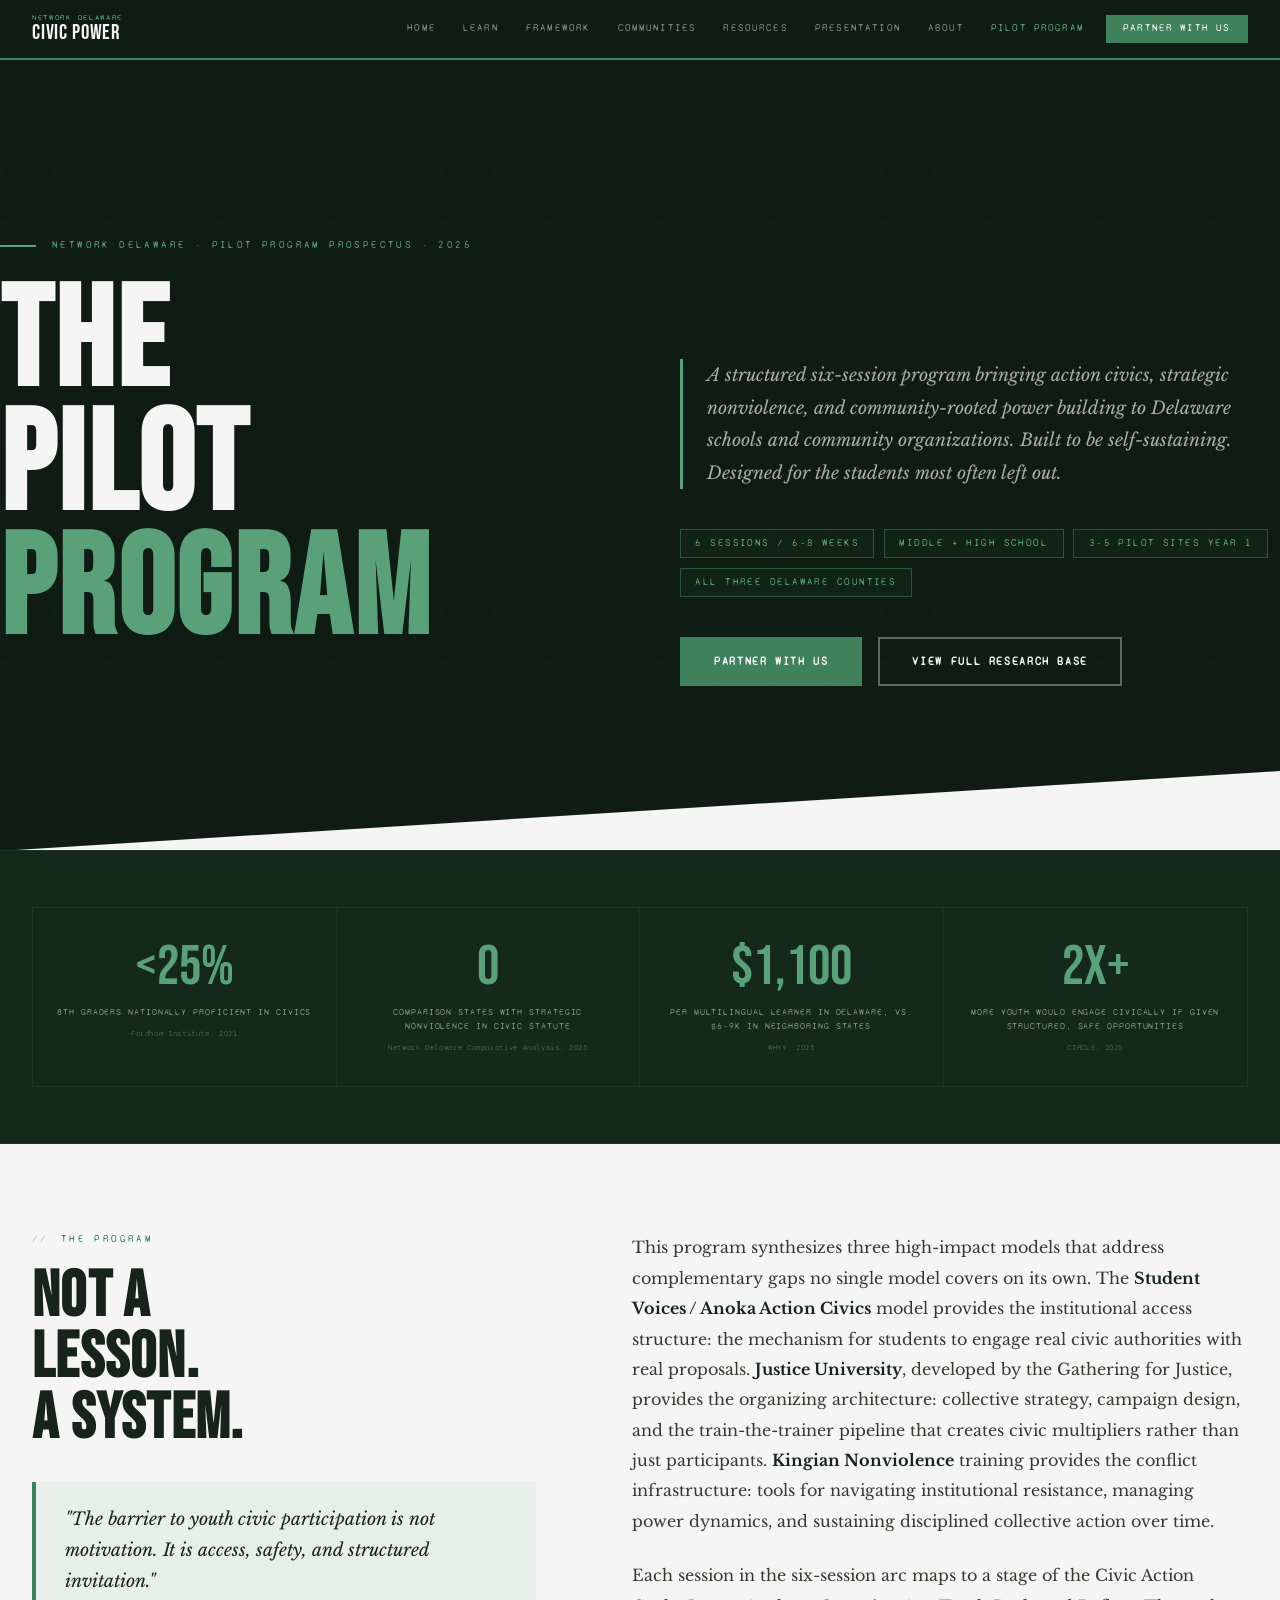
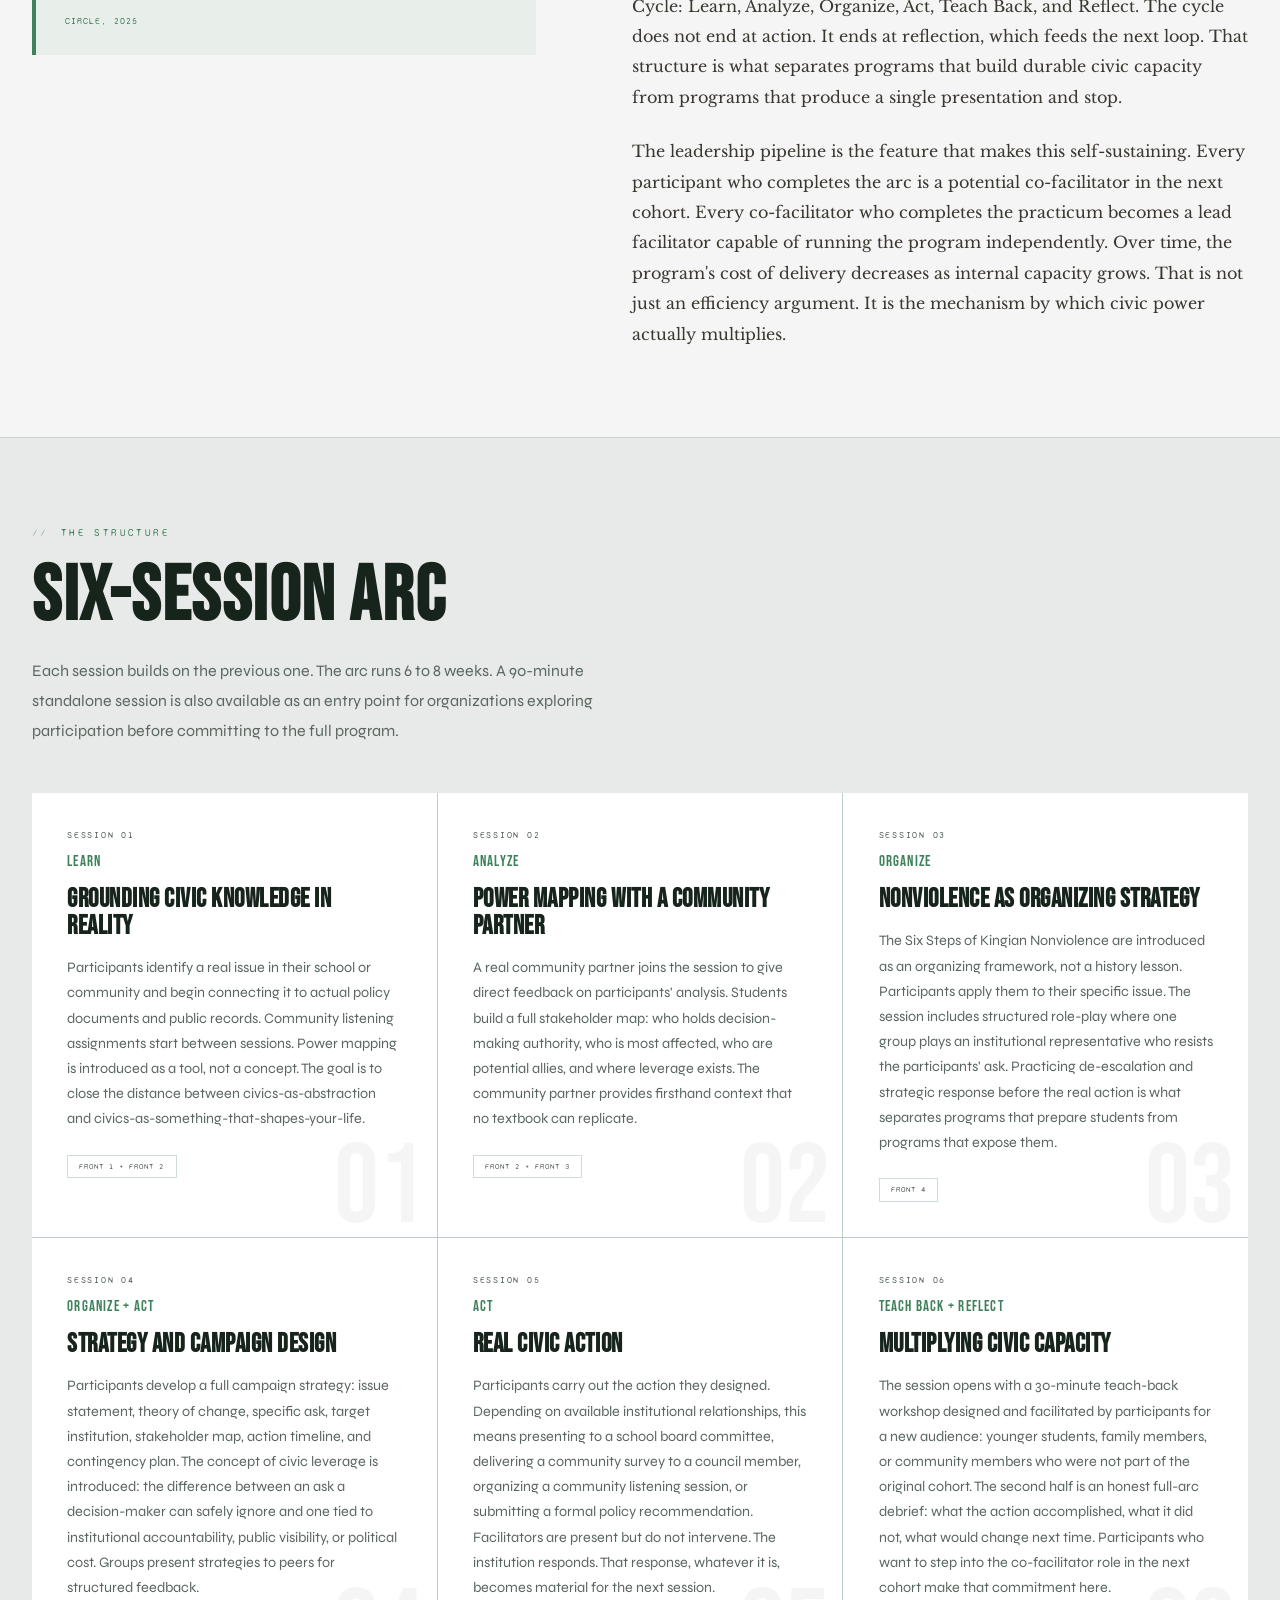
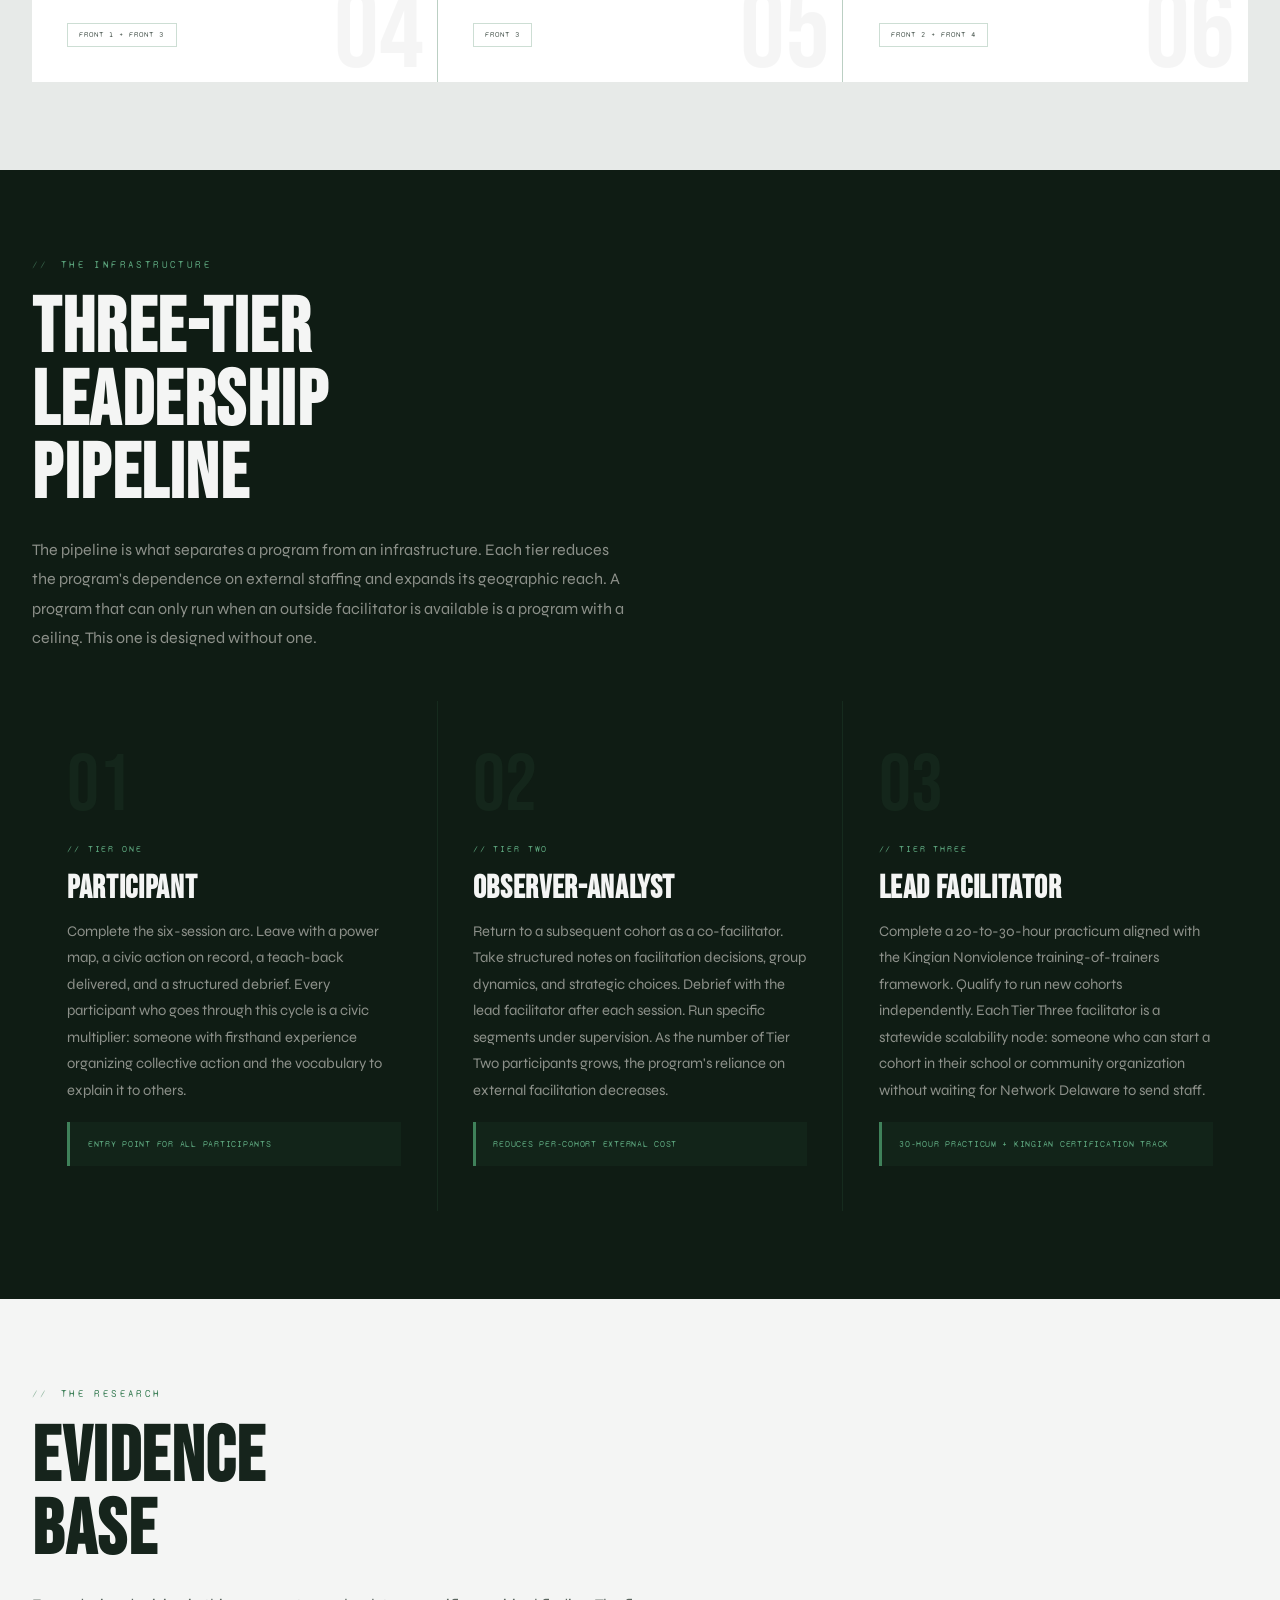
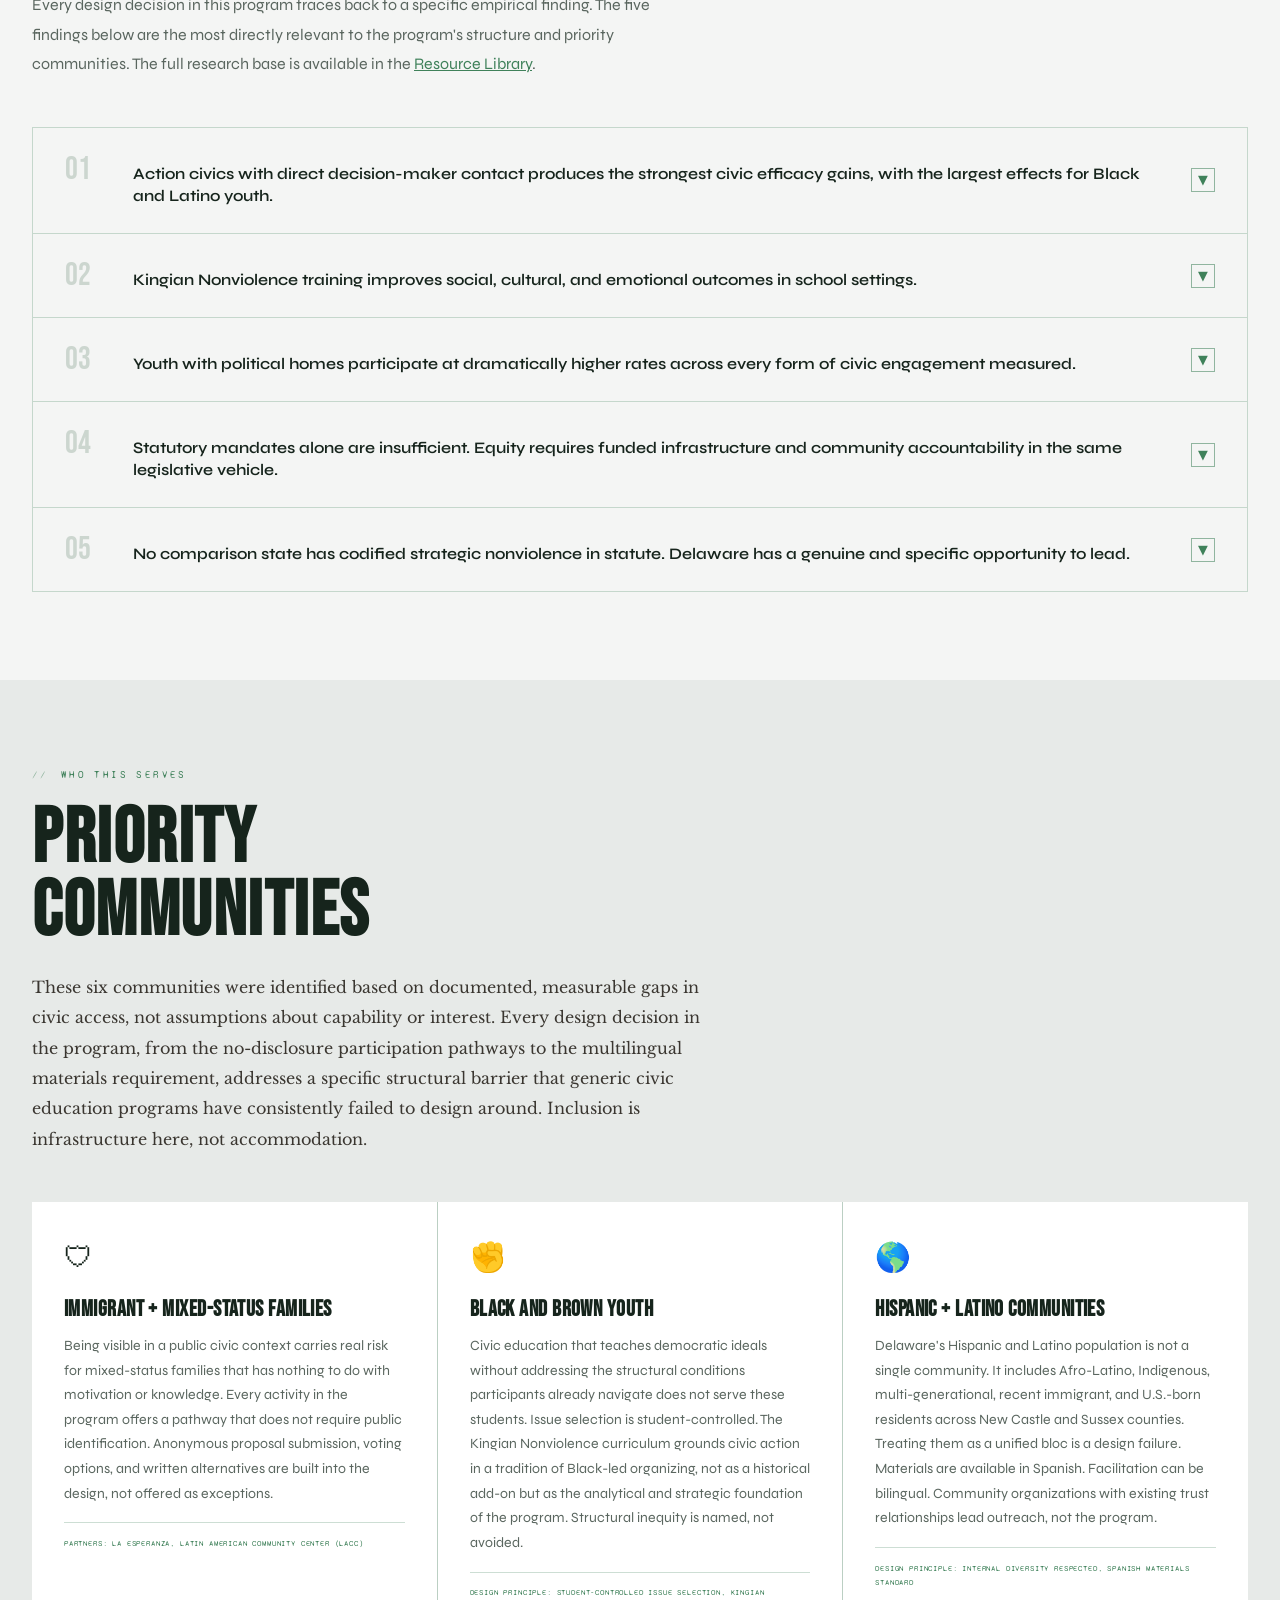
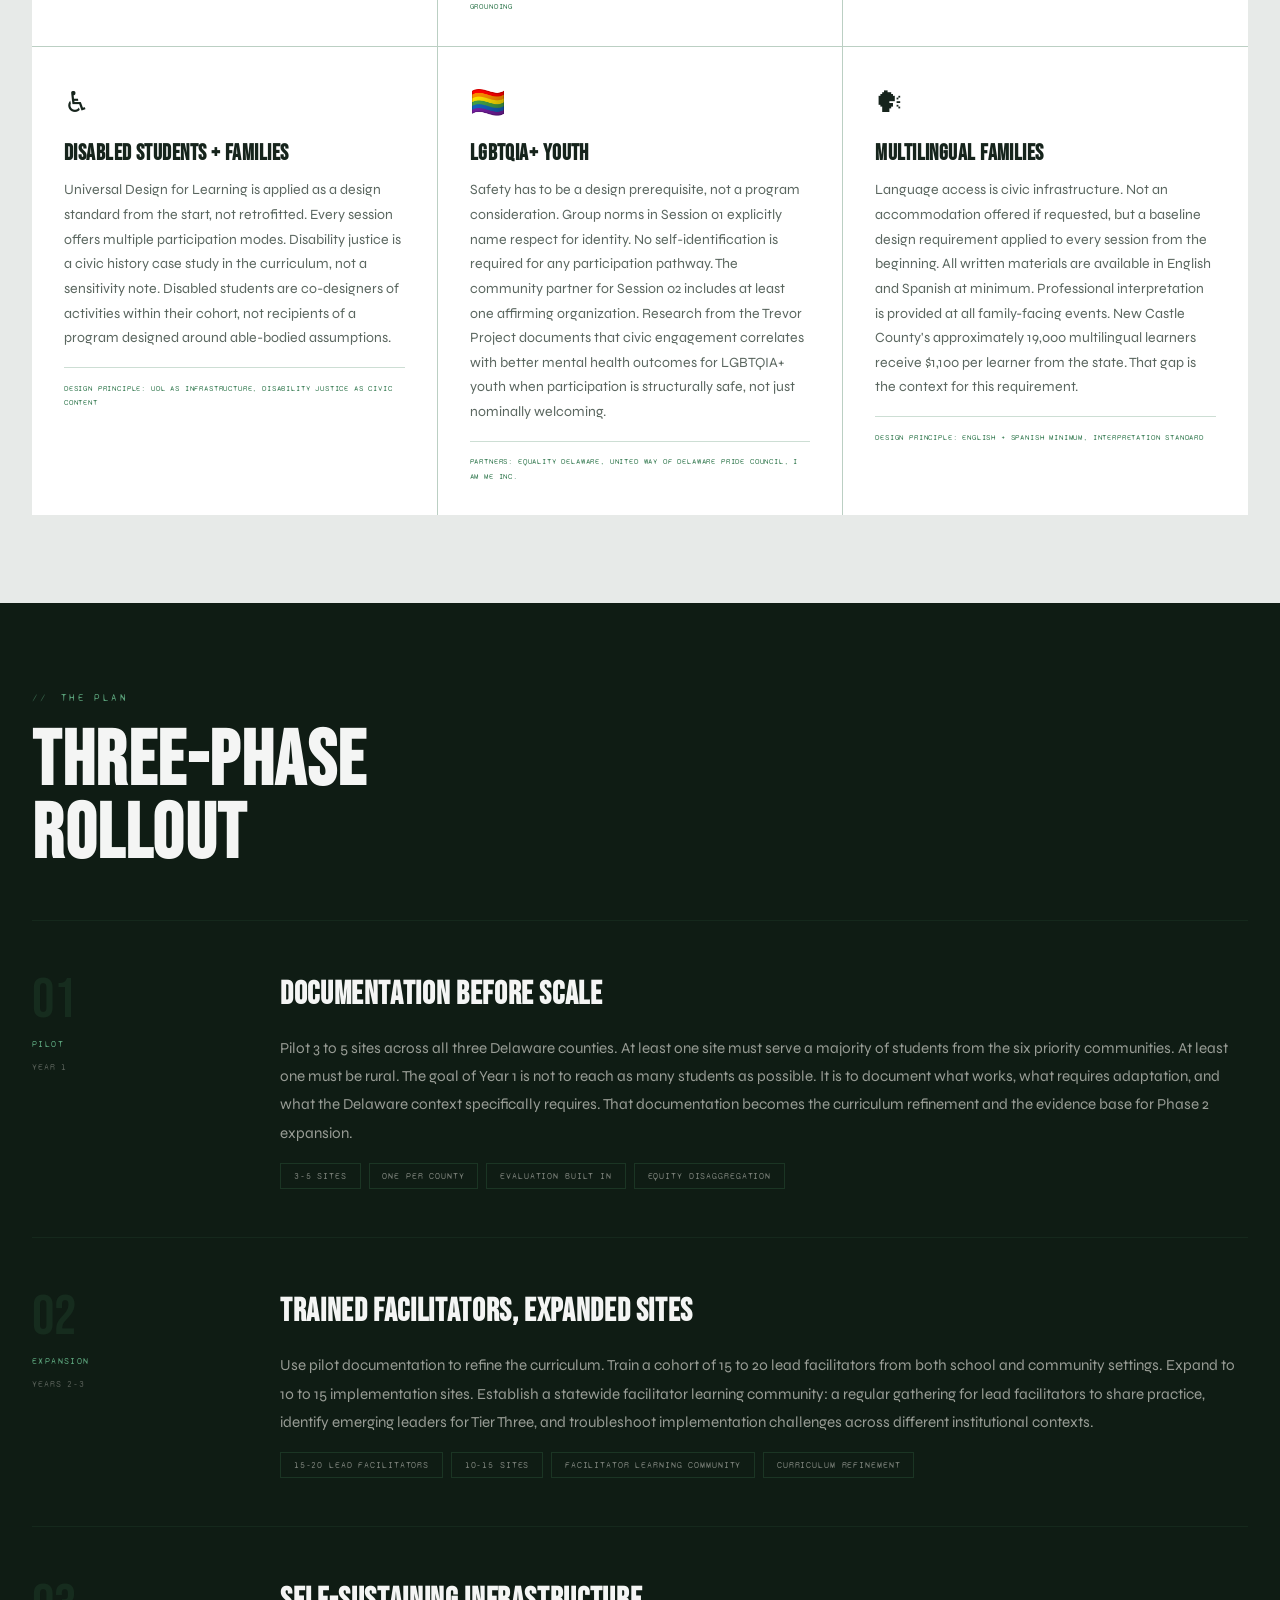
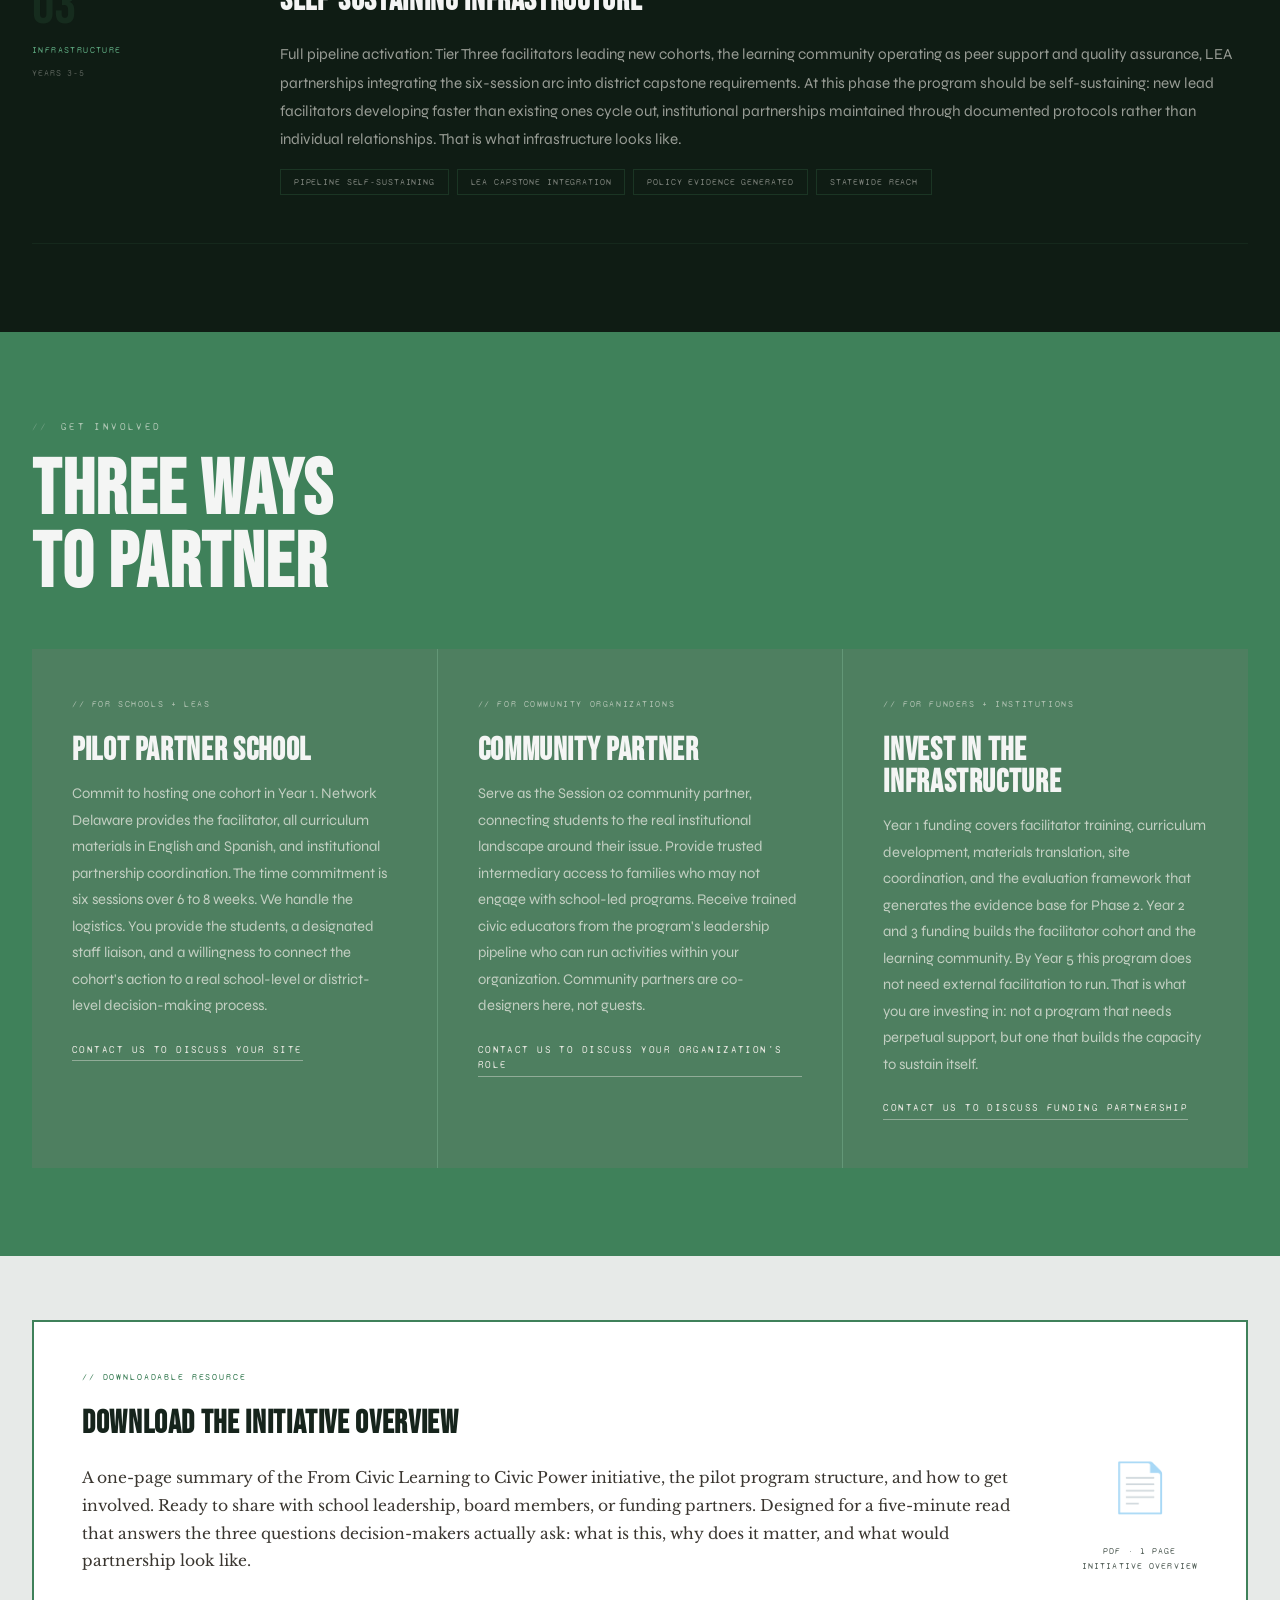
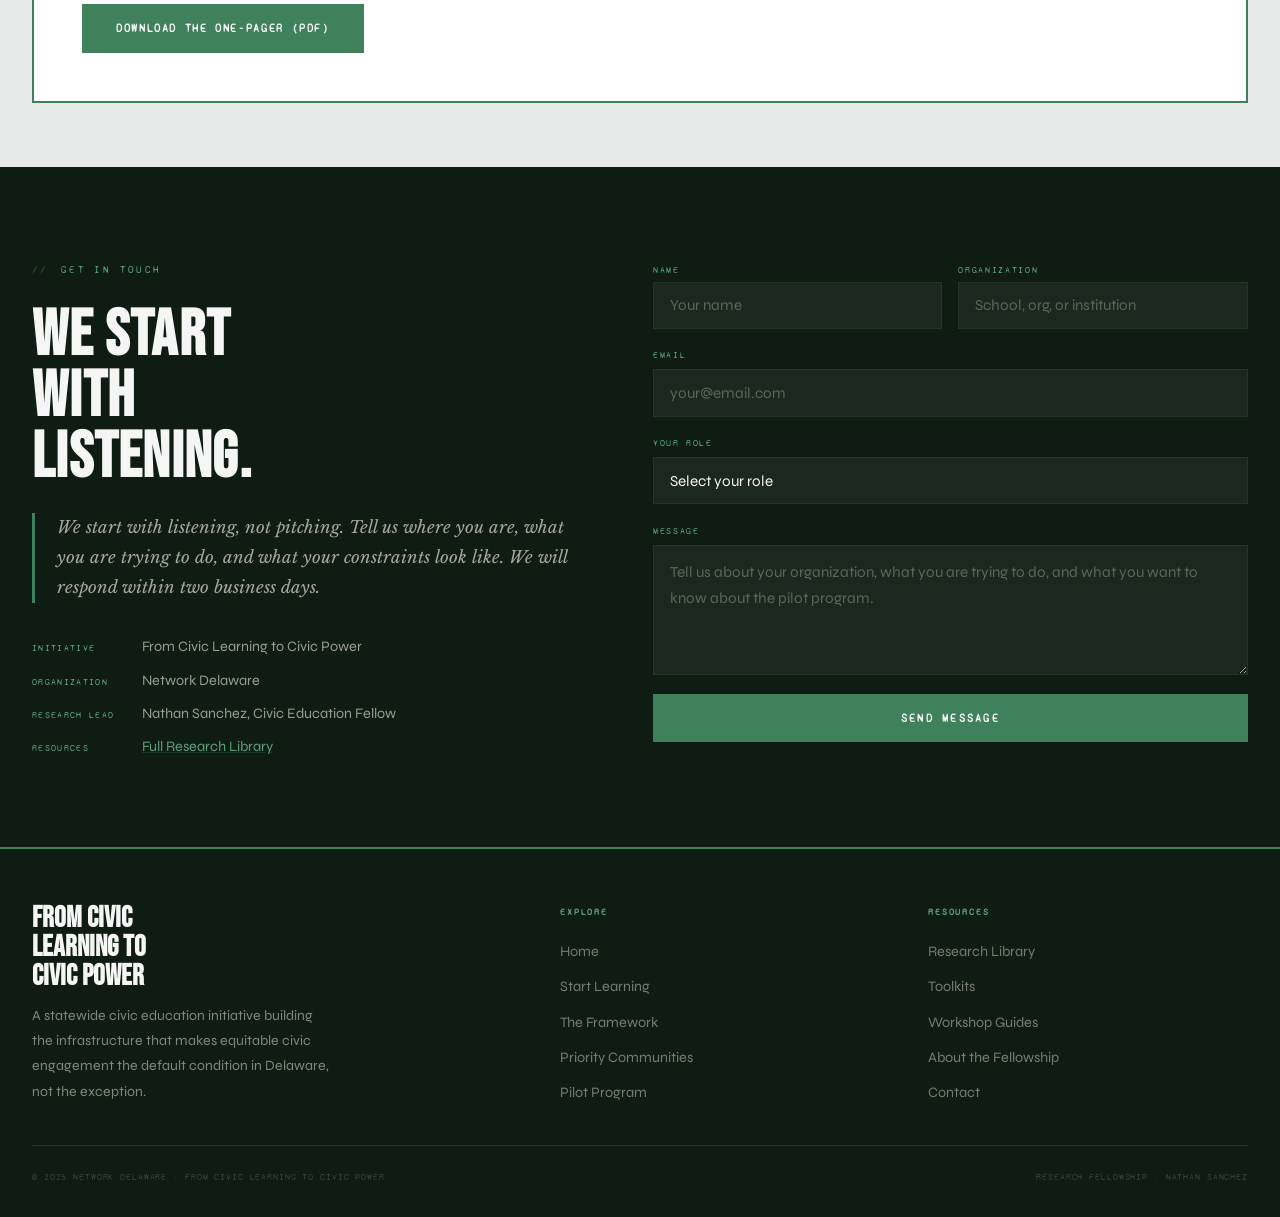
<file: pilot.html>
<!DOCTYPE html>
<html lang="en">
<head>
  <meta charset="UTF-8">
  <meta name="viewport" content="width=device-width, initial-scale=1.0">
  <meta name="description" content="The From Civic Learning to Civic Power pilot program — a structured six-session action civics program for Delaware schools and community organizations. Partner with us.">
  <title>The Pilot Program | From Civic Learning to Civic Power</title>
  <link rel="preconnect" href="https://fonts.googleapis.com">
  <link rel="preconnect" href="https://fonts.gstatic.com" crossorigin>
  <link href="https://fonts.googleapis.com/css2?family=Bebas+Neue&family=Syne:wght@400;500;600;700;800&family=Syne+Mono:wght@400;500&family=Libre+Baskerville:ital,wght@0,400;0,700;1,400&display=swap" rel="stylesheet">
  <style>
    /* ── TOKENS ──────────────────────────────────────────── */
    :root {
      --ink:         #16241c;
      --paper:       #f4f5f4;
      --paper-dk:    #e7eae8;
      --white:       #f4f5f4;
      --accent:      #3f815a;
      --accent-lt:   #5aa17a;
      --accent-dim:  rgba(63,129,90,0.14);
      --accent-pale: rgba(63,129,90,0.06);
      --muted:       #5a665f;
      --border:      rgba(63,129,90,0.26);
      --border-str:  rgba(63,129,90,0.55);
      --card-bg:     #ffffff;
      --dark:        #0f1c14;
      --dark-mid:    #14281c;
      --shadow:      0 4px 28px rgba(10,10,10,0.10);
      --shadow-lg:   0 12px 48px rgba(10,10,10,0.18);
      --radius:      2px;
      --font-display: 'Bebas Neue', 'Impact', sans-serif;
      --font-body:    'Syne', system-ui, sans-serif;
      --font-serif:   'Libre Baskerville', Georgia, serif;
      --font-mono:    'Syne Mono', 'Courier New', monospace;
      --ease-out:    cubic-bezier(0.22, 1, 0.36, 1);
    }

    /* ── RESET ────────────────────────────────────────────── */
    *, *::before, *::after { box-sizing: border-box; margin: 0; padding: 0; }
    html { scroll-behavior: smooth; font-size: 16px; }
    body {
      font-family: var(--font-body);
      background: var(--paper);
      color: var(--ink);
      line-height: 1.65;
      font-weight: 400;
      -webkit-font-smoothing: antialiased;
    }
    img { max-width: 100%; display: block; }
    a { color: inherit; text-decoration: none; }
    button { font-family: inherit; cursor: pointer; border: none; background: none; }

    /* ── SKIP LINK ────────────────────────────────────────── */
    .skip-link {
      position: absolute; top: -100%; left: 1rem;
      background: var(--dark); color: var(--accent-lt);
      padding: 0.5rem 1rem; font-size: 0.85rem; z-index: 9999;
      transition: top 0.2s;
    }
    .skip-link:focus { top: 1rem; }

    /* ── NAV ──────────────────────────────────────────────── */
    #site-nav {
      position: fixed; top: 0; left: 0; right: 0; z-index: 800;
      background: var(--dark);
      border-bottom: 2px solid var(--accent);
    }
    .nav-inner {
      max-width: 1280px; margin: 0 auto; padding: 0 2rem;
      display: flex; align-items: center; justify-content: space-between;
      height: 58px;
    }
    .nav-brand { display: flex; flex-direction: column; line-height: 1.1; }
    .nav-brand-top {
      font-family: var(--font-mono); font-size: 0.53rem;
      letter-spacing: 0.2em; text-transform: uppercase; color: var(--accent-lt);
    }
    .nav-brand-main {
      font-family: var(--font-display); font-size: 1.3rem;
      color: var(--white); letter-spacing: 0.04em;
    }
    .nav-links { display: flex; align-items: center; gap: 0; list-style: none; }
    .nav-links a {
      display: block; padding: 0.4rem 0.85rem;
      font-family: var(--font-mono); font-size: 0.6rem;
      letter-spacing: 0.12em; text-transform: uppercase;
      color: rgba(244,241,235,0.5); transition: color 0.18s;
    }
    .nav-links a:hover { color: var(--accent-lt); }
    .nav-links a[aria-current="page"] {
      color: var(--accent-lt); font-weight: 500;
    }
    .nav-cta {
      background: var(--accent) !important; color: var(--white) !important;
      margin-left: 0.5rem; padding: 0.4rem 1.1rem !important;
    }
    .nav-cta:hover { background: var(--accent-lt) !important; }
    .nav-toggle {
      display: none; flex-direction: column; gap: 5px;
      padding: 6px; background: none; border: none;
    }
    .nav-toggle span {
      width: 22px; height: 2px; background: var(--white);
      border-radius: 2px; transition: all 0.3s; display: block;
    }
    .nav-toggle[aria-expanded="true"] span:nth-child(1) { transform: rotate(45deg) translate(5px,5px); }
    .nav-toggle[aria-expanded="true"] span:nth-child(2) { opacity: 0; }
    .nav-toggle[aria-expanded="true"] span:nth-child(3) { transform: rotate(-45deg) translate(5px,-5px); }

    /* ── LAYOUT ───────────────────────────────────────────── */
    .container { max-width: 1280px; margin: 0 auto; padding: 0 2rem; }
    .section-pad { padding: 5.5rem 0; }
    .section-pad-sm { padding: 3.5rem 0; }
    body { padding-top: 58px; }

    .section-label {
      font-family: var(--font-mono); font-size: 0.6rem;
      letter-spacing: 0.25em; text-transform: uppercase;
      color: var(--accent); display: flex; align-items: center; gap: 0.75rem;
      margin-bottom: 1.2rem;
    }
    .section-label::before { content: '//'; opacity: 0.5; }

    .section-title {
      font-family: var(--font-display);
      font-size: clamp(2.8rem, 6vw, 5rem);
      line-height: 0.95; color: var(--ink);
      margin-bottom: 1.4rem; letter-spacing: 0.02em;
    }
    .section-title.light { color: var(--white); }
    .section-title em { color: var(--accent-lt); font-style: normal; }

    .divider { height: 1px; background: var(--border); }

    /* ── SCROLL REVEAL ────────────────────────────────────── */
    .reveal {
      opacity: 0; transform: translateY(22px);
      transition: opacity 0.65s var(--ease-out), transform 0.65s var(--ease-out);
    }
    .reveal.visible { opacity: 1; transform: none; }
    .reveal-delay-1 { transition-delay: 0.1s; }
    .reveal-delay-2 { transition-delay: 0.2s; }
    .reveal-delay-3 { transition-delay: 0.3s; }
    .reveal-delay-4 { transition-delay: 0.4s; }
    .reveal-delay-5 { transition-delay: 0.5s; }

    /* ── BUTTONS ──────────────────────────────────────────── */
    .btn {
      display: inline-flex; align-items: center; gap: 0.5rem;
      padding: 0.85rem 2rem; font-family: var(--font-mono);
      font-size: 0.68rem; font-weight: 700; letter-spacing: 0.15em;
      text-transform: uppercase; border: 2px solid transparent;
      transition: all 0.2s; cursor: pointer;
    }
    .btn-accent { background: var(--accent); color: var(--white); border-color: var(--accent); }
    .btn-accent:hover { background: var(--accent-lt); border-color: var(--accent-lt); }
    .btn-outline { background: transparent; color: var(--ink); border-color: var(--ink); }
    .btn-outline:hover { background: var(--ink); color: var(--white); }
    .btn-ghost { background: transparent; color: var(--white); border-color: rgba(244,241,235,0.35); }
    .btn-ghost:hover { border-color: var(--accent-lt); color: var(--accent-lt); }
    .btn-outline-accent { background: transparent; color: var(--accent); border-color: var(--accent); }
    .btn-outline-accent:hover { background: var(--accent); color: var(--white); }

    /* ===================================================
       HERO
    =================================================== */
    .hero {
      background: var(--dark); min-height: 88vh;
      display: flex; flex-direction: column; justify-content: center;
      position: relative; overflow: hidden;
    }
    .hero-grid-bg {
      position: absolute; inset: 0; pointer-events: none;
      background-image:
        linear-gradient(rgba(45,90,61,0.07) 1px, transparent 1px),
        linear-gradient(90deg, rgba(45,90,61,0.07) 1px, transparent 1px);
      background-size: 55px 55px;
    }
    .hero-diagonal {
      position: absolute; bottom: -1px; left: 0; right: 0; height: 100px;
      background: var(--paper); clip-path: polygon(0 100%, 100% 100%, 100% 20%);
    }
    .hero-content { position: relative; z-index: 2; padding: 5rem 0 4rem; }
    .hero-eyebrow {
      font-family: var(--font-mono); font-size: 0.6rem;
      letter-spacing: 0.25em; text-transform: uppercase; color: var(--accent-lt);
      margin-bottom: 1.8rem; display: flex; align-items: center; gap: 1rem;
      opacity: 0; animation: fadeUp 0.7s var(--ease-out) 0.1s forwards;
    }
    .hero-eyebrow::before { content: ''; width: 36px; height: 2px; background: var(--accent-lt); }
    .hero-title {
      font-family: var(--font-display);
      font-size: clamp(4.5rem, 11vw, 10rem);
      line-height: 0.88; color: var(--white);
      letter-spacing: 0.02em; margin-bottom: 2rem;
      opacity: 0; animation: fadeUp 0.8s var(--ease-out) 0.25s forwards;
    }
    .hero-title .accent { color: var(--accent-lt); }
    .hero-layout { display: grid; grid-template-columns: 1fr 1fr; gap: 5rem; align-items: end; }
    .hero-sub {
      font-family: var(--font-serif); font-size: 1.1rem; font-style: italic;
      color: rgba(244,241,235,0.68); line-height: 1.85;
      border-left: 3px solid var(--accent-lt); padding-left: 1.5rem;
      margin-bottom: 2.5rem;
      opacity: 0; animation: fadeUp 0.7s var(--ease-out) 0.45s forwards;
    }
    .hero-meta {
      display: flex; flex-wrap: wrap; gap: 0.6rem; margin-bottom: 2.5rem;
      opacity: 0; animation: fadeUp 0.7s var(--ease-out) 0.55s forwards;
    }
    .meta-tag {
      font-family: var(--font-mono); font-size: 0.6rem;
      letter-spacing: 0.15em; text-transform: uppercase;
      padding: 0.35rem 0.9rem; border: 1px solid var(--border-str);
      color: var(--accent-lt); background: rgba(45,90,61,0.1);
    }
    .hero-btns {
      display: flex; gap: 1rem; flex-wrap: wrap;
      opacity: 0; animation: fadeUp 0.7s var(--ease-out) 0.65s forwards;
    }
    @keyframes fadeUp { from { opacity:0; transform:translateY(20px); } to { opacity:1; transform:none; } }

    /* ===================================================
       PROBLEM DATA STRIP
    =================================================== */
    .data-strip { background: var(--dark-mid); padding: 3.5rem 0; border-top: 1px solid rgba(45,90,61,0.25); border-bottom: 1px solid rgba(45,90,61,0.25); }
    .data-strip-grid {
      display: grid; grid-template-columns: repeat(4,1fr);
      gap: 0; border: 1px solid rgba(45,90,61,0.3);
    }
    .data-cell {
      padding: 2rem 1.5rem; text-align: center;
      border-right: 1px solid rgba(45,90,61,0.25);
    }
    .data-cell:last-child { border-right: none; }
    .data-num {
      font-family: var(--font-display); font-size: 3.5rem;
      color: var(--accent-lt); display: block; line-height: 1;
    }
    .data-desc {
      font-family: var(--font-mono); font-size: 0.57rem;
      letter-spacing: 0.1em; text-transform: uppercase;
      color: rgba(244,241,235,0.5); display: block; margin-top: 0.6rem; line-height: 1.6;
    }
    .data-source {
      font-family: var(--font-mono); font-size: 0.5rem;
      letter-spacing: 0.08em; color: rgba(244,241,235,0.25);
      display: block; margin-top: 0.4rem;
    }

    /* ===================================================
       WHAT IT IS
    =================================================== */
    .what-wrap { background: var(--paper); }
    .what-inner { display: grid; grid-template-columns: 0.9fr 1.1fr; gap: 6rem; align-items: start; }
    .what-sticky { position: sticky; top: 90px; }
    .what-sticky h2 {
      font-family: var(--font-display); font-size: clamp(2.5rem, 5vw, 4.5rem);
      color: var(--ink); line-height: 0.95; letter-spacing: 0.02em; margin-bottom: 2rem;
    }
    .blockquote {
      border-left: 4px solid var(--accent);
      padding: 1.4rem 1.8rem;
      background: var(--accent-pale); margin-top: 1.5rem;
    }
    .blockquote p {
      font-family: var(--font-serif); font-size: 1.1rem; font-style: italic;
      color: var(--ink); line-height: 1.75; margin-bottom: 0.6rem;
    }
    .blockquote cite {
      font-family: var(--font-mono); font-size: 0.58rem;
      letter-spacing: 0.12em; text-transform: uppercase; color: var(--accent);
      font-style: normal;
    }
    .what-text p {
      font-family: var(--font-serif); font-size: 1rem;
      color: #3a3630; line-height: 1.9; margin-bottom: 1.5rem;
    }
    .what-text p:last-child { margin-bottom: 0; }
    .what-text strong { color: var(--ink); font-weight: 700; }

    /* ===================================================
       SESSION ARC
    =================================================== */
    .sessions-wrap { background: var(--paper-dk); }
    .sessions-grid { display: grid; grid-template-columns: repeat(3,1fr); gap: 1px; background: var(--border); margin-top: 3rem; }
    .session-card {
      background: var(--card-bg); padding: 2.2rem;
      transition: background 0.25s; position: relative; overflow: hidden;
    }
    .session-card::after {
      content: attr(data-num);
      font-family: var(--font-display); font-size: 7rem;
      color: rgba(10,10,10,0.04); position: absolute;
      bottom: -0.5rem; right: 0.8rem; line-height: 1;
      pointer-events: none; transition: color 0.25s;
    }
    .session-card:hover { background: var(--dark); }
    .session-card:hover .session-phase { color: var(--accent-lt); }
    .session-card:hover .session-title { color: var(--white); }
    .session-card:hover .session-desc { color: rgba(244,241,235,0.58); }
    .session-card:hover .session-front { color: rgba(244,241,235,0.35); border-color: rgba(244,241,235,0.15); }
    .session-card:hover::after { color: rgba(45,90,61,0.08); }
    .session-num {
      font-family: var(--font-mono); font-size: 0.55rem;
      letter-spacing: 0.2em; text-transform: uppercase;
      color: var(--muted); margin-bottom: 0.4rem; display: block;
      transition: color 0.25s;
    }
    .session-phase {
      font-family: var(--font-display); font-size: 0.95rem;
      color: var(--accent); letter-spacing: 0.08em;
      display: block; margin-bottom: 0.8rem; transition: color 0.25s;
    }
    .session-title {
      font-family: var(--font-display); font-size: 1.6rem;
      color: var(--ink); line-height: 1.05; margin-bottom: 0.9rem;
      letter-spacing: 0.02em; position: relative; z-index: 1;
      transition: color 0.25s;
    }
    .session-desc {
      font-size: 0.9rem; color: var(--muted); line-height: 1.75;
      position: relative; z-index: 1; margin-bottom: 1.2rem;
      transition: color 0.25s;
    }
    .session-front {
      font-family: var(--font-mono); font-size: 0.52rem;
      letter-spacing: 0.12em; text-transform: uppercase;
      padding: 0.25rem 0.7rem; border: 1px solid var(--border);
      color: var(--muted); display: inline-block;
      position: relative; z-index: 1; transition: all 0.25s;
    }

    /* ===================================================
       LEADERSHIP PIPELINE
    =================================================== */
    .pipeline-wrap { background: var(--dark); padding: 5.5rem 0; }
    .pipeline-grid { display: grid; grid-template-columns: repeat(3,1fr); gap: 1px; background: rgba(45,90,61,0.25); margin-top: 3rem; }
    .pipeline-card { background: var(--dark); padding: 2.8rem 2.2rem; }
    .pipeline-tier {
      font-family: var(--font-mono); font-size: 0.58rem;
      letter-spacing: 0.2em; text-transform: uppercase;
      color: var(--accent-lt); display: block; margin-bottom: 1rem;
    }
    .pipeline-num {
      font-family: var(--font-display); font-size: 5rem;
      color: rgba(45,90,61,0.18); line-height: 1; margin-bottom: 1rem; display: block;
    }
    .pipeline-card h3 {
      font-family: var(--font-display); font-size: 2rem;
      color: var(--white); margin-bottom: 0.8rem; line-height: 1; letter-spacing: 0.02em;
    }
    .pipeline-card p { font-size: 0.92rem; color: rgba(244,241,235,0.55); line-height: 1.8; }
    .pipeline-card .pipeline-note {
      margin-top: 1.2rem; padding: 0.9rem 1.1rem;
      background: rgba(45,90,61,0.12); border-left: 3px solid var(--accent);
      font-family: var(--font-mono); font-size: 0.58rem;
      letter-spacing: 0.08em; text-transform: uppercase;
      color: var(--accent-lt); line-height: 1.6;
    }

    /* ===================================================
       EVIDENCE BASE (ACCORDION)
    =================================================== */
    .evidence-wrap { background: var(--paper); }
    .accordion { margin-top: 3rem; border: 1px solid var(--border); }
    .accordion-item { border-bottom: 1px solid var(--border); }
    .accordion-item:last-child { border-bottom: none; }
    .accordion-trigger {
      width: 100%; padding: 1.6rem 2rem;
      display: flex; align-items: center; justify-content: space-between; gap: 1.5rem;
      background: transparent; cursor: pointer; text-align: left;
      transition: background 0.2s;
    }
    .accordion-trigger:hover { background: var(--accent-pale); }
    .accordion-trigger[aria-expanded="true"] { background: var(--accent-pale); }
    .accordion-left { display: flex; align-items: baseline; gap: 1.5rem; flex: 1; }
    .acc-num {
      font-family: var(--font-display); font-size: 2rem;
      color: rgba(45,90,61,0.2); line-height: 1; flex-shrink: 0; min-width: 44px;
      transition: color 0.2s;
    }
    .accordion-trigger[aria-expanded="true"] .acc-num { color: var(--accent); }
    .acc-title { font-family: var(--font-body); font-size: 1rem; font-weight: 600; color: var(--ink); line-height: 1.4; }
    .acc-arrow {
      width: 24px; height: 24px; flex-shrink: 0;
      border: 1px solid var(--border-str); display: flex; align-items: center; justify-content: center;
      transition: all 0.25s; color: var(--accent);
      font-size: 0.8rem;
    }
    .accordion-trigger[aria-expanded="true"] .acc-arrow { background: var(--accent); color: var(--white); transform: rotate(180deg); }
    .accordion-panel { display: none; padding: 0 2rem 1.8rem 6rem; }
    .accordion-panel.open { display: block; animation: fadeDown 0.3s var(--ease-out); }
    @keyframes fadeDown { from { opacity:0; transform:translateY(-8px); } to { opacity:1; transform:none; } }
    .accordion-panel p { font-family: var(--font-serif); font-size: 0.97rem; color: #3a3630; line-height: 1.85; margin-bottom: 1rem; }
    .accordion-panel p:last-child { margin-bottom: 0; }
    .acc-citation {
      font-family: var(--font-mono); font-size: 0.57rem;
      letter-spacing: 0.1em; text-transform: uppercase;
      color: var(--accent); border-left: 2px solid var(--accent);
      padding-left: 0.8rem; margin-top: 0.8rem; display: block;
    }

    /* ===================================================
       PRIORITY COMMUNITIES
    =================================================== */
    .communities-wrap { background: var(--paper-dk); }
    .communities-intro { max-width: 680px; margin-bottom: 3rem; }
    .communities-intro p { font-family: var(--font-serif); font-size: 1rem; color: #3a3630; line-height: 1.9; }
    .communities-grid { display: grid; grid-template-columns: repeat(3,1fr); gap: 1px; background: var(--border); }
    .community-card { background: var(--card-bg); padding: 2rem; transition: background 0.2s; }
    .community-card:hover { background: var(--dark); }
    .community-card:hover .comm-name { color: var(--white); }
    .community-card:hover .comm-body { color: rgba(244,241,235,0.58); }
    .community-card:hover .comm-partner { color: rgba(244,241,235,0.35); border-color: rgba(244,241,235,0.12); }
    .community-card:hover .comm-icon { color: var(--accent-lt); }
    .comm-icon { font-size: 1.8rem; margin-bottom: 1rem; display: block; transition: color 0.2s; }
    .comm-name {
      font-family: var(--font-display); font-size: 1.4rem;
      color: var(--ink); margin-bottom: 0.8rem; line-height: 1.05;
      letter-spacing: 0.02em; transition: color 0.2s;
    }
    .comm-body { font-size: 0.88rem; color: var(--muted); line-height: 1.75; margin-bottom: 1rem; transition: color 0.2s; }
    .comm-partner {
      font-family: var(--font-mono); font-size: 0.52rem;
      letter-spacing: 0.1em; text-transform: uppercase;
      color: var(--accent); border-top: 1px solid var(--border);
      padding-top: 0.8rem; display: block; line-height: 1.7;
      transition: all 0.2s;
    }

    /* ===================================================
       ROLLOUT TIMELINE
    =================================================== */
    .timeline-wrap { background: var(--dark); padding: 5.5rem 0; }
    .timeline { margin-top: 3rem; }
    .timeline-item {
      display: grid; grid-template-columns: 200px 1fr;
      gap: 3rem; padding: 3rem 0; border-bottom: 1px solid rgba(45,90,61,0.2);
    }
    .timeline-item:first-child { border-top: 1px solid rgba(45,90,61,0.2); }
    .timeline-left { display: flex; flex-direction: column; gap: 0.5rem; padding-top: 0.25rem; }
    .tl-phase {
      font-family: var(--font-display); font-size: 3.5rem;
      color: rgba(45,90,61,0.25); line-height: 1;
    }
    .tl-label {
      font-family: var(--font-mono); font-size: 0.58rem;
      letter-spacing: 0.15em; text-transform: uppercase; color: var(--accent-lt);
    }
    .tl-period {
      font-family: var(--font-mono); font-size: 0.55rem;
      letter-spacing: 0.1em; text-transform: uppercase;
      color: rgba(244,241,235,0.3);
    }
    .timeline-right h3 {
      font-family: var(--font-display); font-size: 2rem;
      color: var(--white); margin-bottom: 0.8rem; letter-spacing: 0.02em;
    }
    .timeline-right p { font-size: 0.95rem; color: rgba(244,241,235,0.6); line-height: 1.85; margin-bottom: 1rem; }
    .tl-goals {
      display: flex; flex-wrap: wrap; gap: 0.5rem; margin-top: 1rem;
    }
    .tl-goal {
      font-family: var(--font-mono); font-size: 0.55rem;
      letter-spacing: 0.1em; text-transform: uppercase;
      padding: 0.3rem 0.8rem; border: 1px solid rgba(45,90,61,0.4);
      color: rgba(244,241,235,0.45);
    }

    /* ===================================================
       GET INVOLVED
    =================================================== */
    .involved-wrap { background: var(--accent); padding: 5.5rem 0; }
    .involved-wrap .section-label { color: rgba(244,241,235,0.6); }
    .involved-wrap .section-label::before { opacity: 0.4; color: rgba(244,241,235,0.6); }
    .involved-wrap .section-title { color: var(--white); }
    .involved-grid { display: grid; grid-template-columns: repeat(3,1fr); gap: 1px; background: rgba(244,241,235,0.2); margin-top: 3rem; }
    .involved-card {
      background: rgba(45,90,61,0.4); padding: 3rem 2.5rem;
      transition: background 0.25s; text-decoration: none; color: inherit;
    }
    .involved-card:hover { background: rgba(45,90,61,0.65); }
    .inv-tag {
      font-family: var(--font-mono); font-size: 0.55rem;
      letter-spacing: 0.18em; text-transform: uppercase;
      color: rgba(244,241,235,0.55); display: block; margin-bottom: 1.5rem;
    }
    .involved-card h3 {
      font-family: var(--font-display); font-size: 2rem;
      color: var(--white); margin-bottom: 0.8rem; line-height: 1;
      letter-spacing: 0.02em;
    }
    .involved-card p { font-size: 0.92rem; color: rgba(244,241,235,0.7); line-height: 1.8; }
    .inv-cta {
      display: inline-block; margin-top: 1.5rem;
      font-family: var(--font-mono); font-size: 0.6rem;
      letter-spacing: 0.15em; text-transform: uppercase;
      color: rgba(244,241,235,0.9);
      border-bottom: 1px solid rgba(244,241,235,0.4); padding-bottom: 2px;
      transition: border-color 0.2s;
    }
    .involved-card:hover .inv-cta { border-color: rgba(244,241,235,0.9); }

    /* ===================================================
       ONE-PAGER DOWNLOAD
    =================================================== */
    .download-wrap { background: var(--paper-dk); padding: 4rem 0; }
    .download-block {
      border: 2px solid var(--accent); background: var(--card-bg);
      padding: 3rem; display: grid; grid-template-columns: 1fr auto;
      gap: 3rem; align-items: center;
    }
    .download-label {
      font-family: var(--font-mono); font-size: 0.58rem;
      letter-spacing: 0.2em; text-transform: uppercase;
      color: var(--accent); display: block; margin-bottom: 0.8rem;
    }
    .download-block h3 {
      font-family: var(--font-display); font-size: 2rem;
      color: var(--ink); margin-bottom: 0.8rem; letter-spacing: 0.02em;
    }
    .download-block p { font-family: var(--font-serif); font-size: 0.97rem; color: #3a3630; line-height: 1.8; }
    .download-side { flex-shrink: 0; text-align: center; }
    .download-icon { font-size: 3rem; display: block; margin-bottom: 1rem; opacity: 0.6; }

    /* ===================================================
       CONTACT FORM
    =================================================== */
    .contact-wrap { background: var(--dark); padding: 5.5rem 0; }
    .contact-inner { display: grid; grid-template-columns: 1fr 1.1fr; gap: 5rem; }
    .contact-sidebar { padding-top: 0.5rem; }
    .contact-sidebar h3 {
      font-family: var(--font-display); font-size: 2.5rem;
      color: var(--white); line-height: 1; letter-spacing: 0.02em; margin-bottom: 1rem;
    }
    .contact-sidebar .framing {
      font-family: var(--font-serif); font-size: 1.05rem; font-style: italic;
      color: rgba(244,241,235,0.65); line-height: 1.8;
      border-left: 3px solid var(--accent); padding-left: 1.4rem;
      margin-bottom: 2rem;
    }
    .contact-meta { display: flex; flex-direction: column; gap: 0.6rem; }
    .contact-meta-row {
      display: flex; gap: 0.6rem; align-items: baseline;
    }
    .contact-meta-label {
      font-family: var(--font-mono); font-size: 0.55rem;
      letter-spacing: 0.15em; text-transform: uppercase; color: var(--accent-lt);
      min-width: 100px; flex-shrink: 0;
    }
    .contact-meta-val { font-size: 0.9rem; color: rgba(244,241,235,0.6); }
    .contact-meta-val a { color: var(--accent-lt); text-decoration: underline; text-decoration-color: rgba(45,90,61,0.4); }
    .contact-meta-val a:hover { text-decoration-color: var(--accent-lt); }

    /* FORM */
    .contact-form { display: flex; flex-direction: column; gap: 1.2rem; }
    .form-group { display: flex; flex-direction: column; gap: 0.4rem; }
    .form-group.two-col { display: grid; grid-template-columns: 1fr 1fr; gap: 1rem; }
    .form-label {
      font-family: var(--font-mono); font-size: 0.57rem;
      letter-spacing: 0.18em; text-transform: uppercase; color: var(--accent-lt);
    }
    .form-input, .form-select, .form-textarea {
      width: 100%; padding: 0.85rem 1rem;
      background: rgba(244,241,235,0.05); border: 1px solid rgba(45,90,61,0.3);
      color: var(--white); font-family: var(--font-body); font-size: 0.95rem;
      outline: none; transition: border-color 0.2s; border-radius: 0;
      -webkit-appearance: none;
    }
    .form-input::placeholder, .form-textarea::placeholder { color: rgba(244,241,235,0.3); }
    .form-input:focus, .form-select:focus, .form-textarea:focus {
      border-color: var(--accent-lt); background: rgba(244,241,235,0.07);
    }
    .form-select { cursor: pointer; }
    .form-select option { background: var(--dark); color: var(--white); }
    .form-textarea { resize: vertical; min-height: 130px; line-height: 1.7; }
    .form-submit {
      width: 100%; padding: 1.1rem; background: var(--accent); color: var(--white);
      font-family: var(--font-mono); font-size: 0.7rem; font-weight: 700;
      letter-spacing: 0.2em; text-transform: uppercase; border: none; cursor: pointer;
      transition: background 0.2s;
    }
    .form-submit:hover { background: var(--accent-lt); }
    .form-submit:disabled { opacity: 0.5; cursor: not-allowed; }
    .form-success {
      display: none; padding: 2rem; background: rgba(45,90,61,0.15);
      border: 1px solid var(--accent); text-align: center;
    }
    .form-success h4 {
      font-family: var(--font-display); font-size: 1.8rem;
      color: var(--accent-lt); margin-bottom: 0.6rem; letter-spacing: 0.02em;
    }
    .form-success p { font-size: 0.92rem; color: rgba(244,241,235,0.65); line-height: 1.75; }

    /* ===================================================
       FOOTER
    =================================================== */
    #site-footer {
      background: var(--dark); color: rgba(244,241,235,0.5);
      padding: 3.5rem 0 2rem; border-top: 2px solid var(--accent);
    }
    .footer-grid { display: grid; grid-template-columns: 1.5fr 1fr 1fr; gap: 3rem; margin-bottom: 2.5rem; }
    .footer-brand h3 {
      font-family: var(--font-display); font-size: 1.8rem;
      color: var(--white); margin-bottom: 0.7rem; line-height: 1;
    }
    .footer-brand p { font-size: 0.88rem; line-height: 1.8; max-width: 300px; }
    .footer-col h4 {
      font-family: var(--font-mono); font-size: 0.58rem;
      letter-spacing: 0.2em; text-transform: uppercase; color: var(--accent-lt);
      margin-bottom: 1.1rem;
    }
    .footer-col ul { list-style: none; display: flex; flex-direction: column; gap: 0.55rem; }
    .footer-col a { font-size: 0.9rem; color: rgba(244,241,235,0.45); transition: color 0.2s; }
    .footer-col a:hover { color: var(--accent-lt); }
    .footer-bottom {
      border-top: 1px solid rgba(244,241,235,0.1); padding-top: 1.5rem;
      display: flex; justify-content: space-between; align-items: center;
      font-family: var(--font-mono); font-size: 0.55rem;
      letter-spacing: 0.1em; text-transform: uppercase;
      color: rgba(244,241,235,0.18); flex-wrap: wrap; gap: 0.5rem;
    }

    /* ===================================================
       RESPONSIVE
    =================================================== */
    @media (max-width: 900px) {
      .nav-links { display: none; flex-direction: column; }
      .nav-links.open {
        display: flex; position: absolute;
        top: 58px; left: 0; right: 0;
        background: var(--dark); border-bottom: 2px solid var(--accent);
        padding: 1rem 2rem; gap: 0.3rem;
      }
      .nav-toggle { display: flex; }
      .hero-layout { grid-template-columns: 1fr; gap: 2.5rem; }
      .hero-title { font-size: clamp(3.5rem, 12vw, 7rem); }
      .data-strip-grid { grid-template-columns: 1fr 1fr; }
      .data-cell:nth-child(2) { border-right: none; }
      .data-cell:nth-child(3) { border-right: 1px solid rgba(45,90,61,0.25); }
      .what-inner { grid-template-columns: 1fr; gap: 3rem; }
      .what-sticky { position: static; }
      .sessions-grid { grid-template-columns: 1fr 1fr; }
      .pipeline-grid { grid-template-columns: 1fr; }
      .communities-grid { grid-template-columns: 1fr 1fr; }
      .timeline-item { grid-template-columns: 1fr; gap: 1rem; }
      .involved-grid { grid-template-columns: 1fr; }
      .download-block { grid-template-columns: 1fr; gap: 2rem; }
      .contact-inner { grid-template-columns: 1fr; gap: 3rem; }
      .footer-grid { grid-template-columns: 1fr; gap: 2rem; }
    }
    @media (max-width: 600px) {
      .container { padding: 0 1.2rem; }
      .section-pad { padding: 4rem 0; }
      .sessions-grid { grid-template-columns: 1fr; }
      .communities-grid { grid-template-columns: 1fr; }
      .data-strip-grid { grid-template-columns: 1fr; }
      .data-cell { border-right: none !important; border-bottom: 1px solid rgba(45,90,61,0.25); }
      .data-cell:last-child { border-bottom: none; }
      .accordion-panel { padding-left: 2rem; }
      .form-group.two-col { grid-template-columns: 1fr; }
    }
  </style>
</head>
<body>

  <a href="#main" class="skip-link">Skip to main content</a>

  <!-- NAV -->
  <nav id="site-nav" role="navigation" aria-label="Main navigation">
    <div class="nav-inner">
      <a href="index.html" class="nav-brand" aria-label="From Civic Learning to Civic Power home">
        <span class="nav-brand-top">Network Delaware</span>
        <span class="nav-brand-main">Civic Power</span>
      </a>
      <button class="nav-toggle" id="nav-toggle" aria-expanded="false" aria-controls="nav-menu" aria-label="Toggle navigation">
        <span></span><span></span><span></span>
      </button>
      <ul id="nav-menu" class="nav-links" role="list">
        <li><a href="index.html">Home</a></li>
        <li><a href="learn.html">Learn</a></li>
        <li><a href="framework.html">Framework</a></li>
        <li><a href="communities.html">Communities</a></li>
        <li><a href="resources.html">Resources</a></li>
        <li><a href="presentation.html">Presentation</a></li>
        <li><a href="about.html">About</a></li>
        <li><a href="pilot.html" aria-current="page">Pilot Program</a></li>
        <li><a href="#contact" class="nav-cta">Partner With Us</a></li>
      </ul>
    </div>
  </nav>

  <main id="main">

    <!-- ====================================================
         HERO
    ===================================================== -->
    <section class="hero" aria-labelledby="hero-heading">
      <div class="hero-grid-bg" aria-hidden="true"></div>
      <div class="container hero-content">
        <p class="hero-eyebrow">Network Delaware &middot; Pilot Program Prospectus &middot; 2025</p>
        <div class="hero-layout">
          <div>
            <h1 class="hero-title" id="hero-heading">
              THE<br>PILOT<br><span class="accent">PROGRAM</span>
            </h1>
          </div>
          <div>
            <p class="hero-sub">A structured six-session program bringing action civics, strategic nonviolence, and community-rooted power building to Delaware schools and community organizations. Built to be self-sustaining. Designed for the students most often left out.</p>
            <div class="hero-meta" aria-label="Program key facts">
              <span class="meta-tag">6 Sessions / 6-8 Weeks</span>
              <span class="meta-tag">Middle + High School</span>
              <span class="meta-tag">3-5 Pilot Sites Year 1</span>
              <span class="meta-tag">All Three Delaware Counties</span>
            </div>
            <div class="hero-btns">
              <a href="#contact" class="btn btn-accent">Partner With Us</a>
              <a href="resources.html" class="btn btn-ghost">View Full Research Base</a>
            </div>
          </div>
        </div>
      </div>
      <div class="hero-diagonal" aria-hidden="true"></div>
    </section>

    <!-- ====================================================
         PROBLEM DATA STRIP
    ===================================================== -->
    <section class="data-strip" aria-label="Key statistics">
      <div class="container">
        <div class="data-strip-grid">
          <div class="data-cell reveal">
            <span class="data-num">&lt;25%</span>
            <span class="data-desc">8th graders nationally proficient in civics</span>
            <span class="data-source">Fordham Institute, 2021</span>
          </div>
          <div class="data-cell reveal reveal-delay-1">
            <span class="data-num">0</span>
            <span class="data-desc">Comparison states with strategic nonviolence in civic statute</span>
            <span class="data-source">Network Delaware Comparative Analysis, 2025</span>
          </div>
          <div class="data-cell reveal reveal-delay-2">
            <span class="data-num">$1,100</span>
            <span class="data-desc">Per multilingual learner in Delaware, vs. $6-9K in neighboring states</span>
            <span class="data-source">WHYY, 2025</span>
          </div>
          <div class="data-cell reveal reveal-delay-3">
            <span class="data-num">2x+</span>
            <span class="data-desc">More youth would engage civically if given structured, safe opportunities</span>
            <span class="data-source">CIRCLE, 2025</span>
          </div>
        </div>
      </div>
    </section>

    <!-- ====================================================
         WHAT IT IS
    ===================================================== -->
    <section class="what-wrap section-pad" aria-labelledby="what-heading">
      <div class="container">
        <div class="what-inner">
          <div class="what-sticky reveal">
            <p class="section-label">The Program</p>
            <h2 class="what-sticky h2" style="font-family:var(--font-display);font-size:clamp(2.5rem,5vw,4.5rem);color:var(--ink);line-height:0.95;letter-spacing:0.02em;margin-bottom:2rem">NOT A<br>LESSON.<br>A SYSTEM.</h2>
            <div class="blockquote">
              <p>"The barrier to youth civic participation is not motivation. It is access, safety, and structured invitation."</p>
              <cite>CIRCLE, 2025</cite>
            </div>
          </div>
          <div class="what-text reveal reveal-delay-1">
            <p>This program synthesizes three high-impact models that address complementary gaps no single model covers on its own. The <strong>Student Voices / Anoka Action Civics</strong> model provides the institutional access structure: the mechanism for students to engage real civic authorities with real proposals. <strong>Justice University</strong>, developed by the Gathering for Justice, provides the organizing architecture: collective strategy, campaign design, and the train-the-trainer pipeline that creates civic multipliers rather than just participants. <strong>Kingian Nonviolence</strong> training provides the conflict infrastructure: tools for navigating institutional resistance, managing power dynamics, and sustaining disciplined collective action over time.</p>
            <p>Each session in the six-session arc maps to a stage of the Civic Action Cycle: Learn, Analyze, Organize, Act, Teach Back, and Reflect. The cycle does not end at action. It ends at reflection, which feeds the next loop. That structure is what separates programs that build durable civic capacity from programs that produce a single presentation and stop.</p>
            <p>The leadership pipeline is the feature that makes this self-sustaining. Every participant who completes the arc is a potential co-facilitator in the next cohort. Every co-facilitator who completes the practicum becomes a lead facilitator capable of running the program independently. Over time, the program's cost of delivery decreases as internal capacity grows. That is not just an efficiency argument. It is the mechanism by which civic power actually multiplies.</p>
          </div>
        </div>
      </div>
    </section>

    <div class="divider"></div>

    <!-- ====================================================
         SIX-SESSION ARC
    ===================================================== -->
    <section class="sessions-wrap section-pad" aria-labelledby="sessions-heading">
      <div class="container">
        <p class="section-label reveal">The Structure</p>
        <h2 class="section-title reveal" id="sessions-heading">SIX-SESSION ARC</h2>
        <p class="reveal" style="color:var(--muted);max-width:600px;line-height:1.85;margin-bottom:0">Each session builds on the previous one. The arc runs 6 to 8 weeks. A 90-minute standalone session is also available as an entry point for organizations exploring participation before committing to the full program.</p>
        <div class="sessions-grid" role="list">

          <div class="session-card reveal" data-num="01" role="listitem">
            <span class="session-num">Session 01</span>
            <span class="session-phase">LEARN</span>
            <h3 class="session-title">Grounding Civic Knowledge in Reality</h3>
            <p class="session-desc">Participants identify a real issue in their school or community and begin connecting it to actual policy documents and public records. Community listening assignments start between sessions. Power mapping is introduced as a tool, not a concept. The goal is to close the distance between civics-as-abstraction and civics-as-something-that-shapes-your-life.</p>
            <span class="session-front">Front 1 + Front 2</span>
          </div>

          <div class="session-card reveal reveal-delay-1" data-num="02" role="listitem">
            <span class="session-num">Session 02</span>
            <span class="session-phase">ANALYZE</span>
            <h3 class="session-title">Power Mapping with a Community Partner</h3>
            <p class="session-desc">A real community partner joins the session to give direct feedback on participants' analysis. Students build a full stakeholder map: who holds decision-making authority, who is most affected, who are potential allies, and where leverage exists. The community partner provides firsthand context that no textbook can replicate.</p>
            <span class="session-front">Front 2 + Front 3</span>
          </div>

          <div class="session-card reveal reveal-delay-2" data-num="03" role="listitem">
            <span class="session-num">Session 03</span>
            <span class="session-phase">ORGANIZE</span>
            <h3 class="session-title">Nonviolence as Organizing Strategy</h3>
            <p class="session-desc">The Six Steps of Kingian Nonviolence are introduced as an organizing framework, not a history lesson. Participants apply them to their specific issue. The session includes structured role-play where one group plays an institutional representative who resists the participants' ask. Practicing de-escalation and strategic response before the real action is what separates programs that prepare students from programs that expose them.</p>
            <span class="session-front">Front 4</span>
          </div>

          <div class="session-card reveal" data-num="04" role="listitem">
            <span class="session-num">Session 04</span>
            <span class="session-phase">ORGANIZE + ACT</span>
            <h3 class="session-title">Strategy and Campaign Design</h3>
            <p class="session-desc">Participants develop a full campaign strategy: issue statement, theory of change, specific ask, target institution, stakeholder map, action timeline, and contingency plan. The concept of civic leverage is introduced: the difference between an ask a decision-maker can safely ignore and one tied to institutional accountability, public visibility, or political cost. Groups present strategies to peers for structured feedback.</p>
            <span class="session-front">Front 1 + Front 3</span>
          </div>

          <div class="session-card reveal reveal-delay-1" data-num="05" role="listitem">
            <span class="session-num">Session 05</span>
            <span class="session-phase">ACT</span>
            <h3 class="session-title">Real Civic Action</h3>
            <p class="session-desc">Participants carry out the action they designed. Depending on available institutional relationships, this means presenting to a school board committee, delivering a community survey to a council member, organizing a community listening session, or submitting a formal policy recommendation. Facilitators are present but do not intervene. The institution responds. That response, whatever it is, becomes material for the next session.</p>
            <span class="session-front">Front 3</span>
          </div>

          <div class="session-card reveal reveal-delay-2" data-num="06" role="listitem">
            <span class="session-num">Session 06</span>
            <span class="session-phase">TEACH BACK + REFLECT</span>
            <h3 class="session-title">Multiplying Civic Capacity</h3>
            <p class="session-desc">The session opens with a 30-minute teach-back workshop designed and facilitated by participants for a new audience: younger students, family members, or community members who were not part of the original cohort. The second half is an honest full-arc debrief: what the action accomplished, what it did not, what would change next time. Participants who want to step into the co-facilitator role in the next cohort make that commitment here.</p>
            <span class="session-front">Front 2 + Front 4</span>
          </div>

        </div>
      </div>
    </section>

    <!-- ====================================================
         LEADERSHIP PIPELINE
    ===================================================== -->
    <section class="pipeline-wrap" aria-labelledby="pipeline-heading">
      <div class="container">
        <p class="section-label reveal" style="color:var(--accent-lt)">The Infrastructure</p>
        <h2 class="section-title light reveal" id="pipeline-heading">THREE-TIER<br>LEADERSHIP<br>PIPELINE</h2>
        <p class="reveal" style="color:rgba(244,241,235,0.55);max-width:600px;line-height:1.85;margin-top:0.5rem">The pipeline is what separates a program from an infrastructure. Each tier reduces the program's dependence on external staffing and expands its geographic reach. A program that can only run when an outside facilitator is available is a program with a ceiling. This one is designed without one.</p>
        <div class="pipeline-grid">
          <div class="pipeline-card reveal">
            <span class="pipeline-num">01</span>
            <span class="pipeline-tier">// Tier One</span>
            <h3>PARTICIPANT</h3>
            <p>Complete the six-session arc. Leave with a power map, a civic action on record, a teach-back delivered, and a structured debrief. Every participant who goes through this cycle is a civic multiplier: someone with firsthand experience organizing collective action and the vocabulary to explain it to others.</p>
            <div class="pipeline-note">Entry point for all participants</div>
          </div>
          <div class="pipeline-card reveal reveal-delay-1">
            <span class="pipeline-num">02</span>
            <span class="pipeline-tier">// Tier Two</span>
            <h3>OBSERVER-ANALYST</h3>
            <p>Return to a subsequent cohort as a co-facilitator. Take structured notes on facilitation decisions, group dynamics, and strategic choices. Debrief with the lead facilitator after each session. Run specific segments under supervision. As the number of Tier Two participants grows, the program's reliance on external facilitation decreases.</p>
            <div class="pipeline-note">Reduces per-cohort external cost</div>
          </div>
          <div class="pipeline-card reveal reveal-delay-2">
            <span class="pipeline-num">03</span>
            <span class="pipeline-tier">// Tier Three</span>
            <h3>LEAD FACILITATOR</h3>
            <p>Complete a 20-to-30-hour practicum aligned with the Kingian Nonviolence training-of-trainers framework. Qualify to run new cohorts independently. Each Tier Three facilitator is a statewide scalability node: someone who can start a cohort in their school or community organization without waiting for Network Delaware to send staff.</p>
            <div class="pipeline-note">30-hour practicum + Kingian certification track</div>
          </div>
        </div>
      </div>
    </section>

    <!-- ====================================================
         EVIDENCE BASE (ACCORDION)
    ===================================================== -->
    <section class="evidence-wrap section-pad" aria-labelledby="evidence-heading">
      <div class="container">
        <p class="section-label reveal">The Research</p>
        <h2 class="section-title reveal" id="evidence-heading">EVIDENCE<br>BASE</h2>
        <p class="reveal" style="color:var(--muted);max-width:640px;line-height:1.85">Every design decision in this program traces back to a specific empirical finding. The five findings below are the most directly relevant to the program's structure and priority communities. The full research base is available in the <a href="resources.html" style="color:var(--accent);text-decoration:underline">Resource Library</a>.</p>
        <div class="accordion reveal" role="list" id="evidence-accordion">

          <div class="accordion-item" role="listitem">
            <button class="accordion-trigger" aria-expanded="false" aria-controls="acc-panel-1" id="acc-btn-1">
              <div class="accordion-left">
                <span class="acc-num">01</span>
                <span class="acc-title">Action civics with direct decision-maker contact produces the strongest civic efficacy gains, with the largest effects for Black and Latino youth.</span>
              </div>
              <span class="acc-arrow" aria-hidden="true">&#9660;</span>
            </button>
            <div class="accordion-panel" id="acc-panel-1" role="region" aria-labelledby="acc-btn-1">
              <p>Research using structural equation modeling with 903 urban middle and high school students found that the relationship between exposure to democratic practices and civic self-efficacy was significantly stronger for Black and Latino youth than for white students. The mechanism is direct decision-maker contact: safety-themed projects with decision-maker engagement produced the most robust gains in future civic commitment.</p>
              <p>The I-ACTED cluster randomized controlled trial (BMC Public Health, 2025) confirms that action civics produces positive wellbeing outcomes through civic connection and empowerment. These effects are not uniformly distributed. Under-resourced schools remain systematically underserved. Session 05 of this program is designed specifically around that finding: not simulated decision-making, but actual institutional contact with a required response.</p>
              <span class="acc-citation">Cohen et al., PMC, 2017 / I-ACTED RCT, BMC Public Health, 2025</span>
            </div>
          </div>

          <div class="accordion-item" role="listitem">
            <button class="accordion-trigger" aria-expanded="false" aria-controls="acc-panel-2" id="acc-btn-2">
              <div class="accordion-left">
                <span class="acc-num">02</span>
                <span class="acc-title">Kingian Nonviolence training improves social, cultural, and emotional outcomes in school settings.</span>
              </div>
              <span class="acc-arrow" aria-hidden="true">&#9660;</span>
            </button>
            <div class="accordion-panel" id="acc-panel-2" role="region" aria-labelledby="acc-btn-2">
              <p>A mixed-methods quasi-experimental study of the Kingian Nonviolence Conflict Reconciliation Training Program with high school students found that the program was associated with improved social and cultural learning outcomes and reduced rates of violence among participants. The study introduced the concept of cultural and emotional learning as a distinct outcome domain, using a pretest/posttest design with four one-month follow-up focus groups.</p>
              <p>For students from the priority communities this program serves, those findings are not incidental. Strategic nonviolence education is not remedial programming. It is a proactive investment in the forms of civic engagement these students already believe in, built around the documented methodology of movements they have direct historical and personal stakes in.</p>
              <span class="acc-citation">Cyril, University of Rhode Island, 2020</span>
            </div>
          </div>

          <div class="accordion-item" role="listitem">
            <button class="accordion-trigger" aria-expanded="false" aria-controls="acc-panel-3" id="acc-btn-3">
              <div class="accordion-left">
                <span class="acc-num">03</span>
                <span class="acc-title">Youth with political homes participate at dramatically higher rates across every form of civic engagement measured.</span>
              </div>
              <span class="acc-arrow" aria-hidden="true">&#9660;</span>
            </button>
            <div class="accordion-panel" id="acc-panel-3" role="region" aria-labelledby="acc-btn-3">
              <p>CIRCLE defines a political home as an organization or space that provides a sense of belonging, opportunities to develop voice, opportunities to learn, opportunities to take action, and relationships with adults who support civic participation. Youth with political homes are dramatically more engaged across all 17 civic engagement measures CIRCLE tracks. Among 2024 youth voters, 27 percent reported being part of a movement or organized group, compared to 13 percent of non-voters.</p>
              <p>This is the finding that motivates the community partnership model in Session 02 and the teach-back structure in Session 06. The program is not designed to be the political home. It is designed to build the conditions for political homes to form around the participants and their issues after the program ends.</p>
              <span class="acc-citation">CIRCLE, Growing Voters Framework, 2023 / CIRCLE Post-Election Data, 2026</span>
            </div>
          </div>

          <div class="accordion-item" role="listitem">
            <button class="accordion-trigger" aria-expanded="false" aria-controls="acc-panel-4" id="acc-btn-4">
              <div class="accordion-left">
                <span class="acc-num">04</span>
                <span class="acc-title">Statutory mandates alone are insufficient. Equity requires funded infrastructure and community accountability in the same legislative vehicle.</span>
              </div>
              <span class="acc-arrow" aria-hidden="true">&#9660;</span>
            </button>
            <div class="accordion-panel" id="acc-panel-4" role="region" aria-labelledby="acc-btn-4">
              <p>CIRCLE's multi-year evaluation of Illinois HB 4025, the most comprehensive statutory civics mandate in the comparison field, found that implementation quality was significantly higher in schools with peer mentor support and significantly lower in under-resourced schools serving predominantly Black and Brown students, even with the mandate in place. The statute created a floor, not an equitable starting point.</p>
              <p>This finding directly informs the pilot program's design priorities: geographic distribution across all three Delaware counties, deliberate site selection that includes at least one school or organization serving a high proportion of students from the six priority communities, and equity disaggregation requirements built into the evaluation framework from day one rather than added after the fact.</p>
              <span class="acc-citation">CIRCLE, HB 4025 Evaluation / Illinois Civics Hub Research Practice Partnership</span>
            </div>
          </div>

          <div class="accordion-item" role="listitem">
            <button class="accordion-trigger" aria-expanded="false" aria-controls="acc-panel-5" id="acc-btn-5">
              <div class="accordion-left">
                <span class="acc-num">05</span>
                <span class="acc-title">No comparison state has codified strategic nonviolence in statute. Delaware has a genuine and specific opportunity to lead.</span>
              </div>
              <span class="acc-arrow" aria-hidden="true">&#9660;</span>
            </button>
            <div class="accordion-panel" id="acc-panel-5" role="region" aria-labelledby="acc-btn-5">
              <p>The comparative analysis conducted for this initiative reviewed six jurisdictions: Massachusetts, Illinois, Rhode Island, California, New York, and Puerto Rico. None has codified strategic nonviolence and leadership development in statute or integrated it into a formal civic education framework. The closest institutional reference point is Nonviolent Schools RI, which implements the Kingian curriculum as a school climate intervention. It exists alongside civic education policy, not within it.</p>
              <p>Governor Matt Meyer's March 2026 Civic Learning Week proclamation and the Delaware Civics Education Coalition's active organizing capacity represent a policy window. This pilot is designed to generate the documented implementation evidence that makes the legislative case. The program's evaluation framework is built to produce exactly that kind of evidence, not just attendance data.</p>
              <span class="acc-citation">Network Delaware Comparative State Analysis, 2025</span>
            </div>
          </div>

        </div>
      </div>
    </section>

    <!-- ====================================================
         PRIORITY COMMUNITIES
    ===================================================== -->
    <section class="communities-wrap section-pad" aria-labelledby="communities-heading">
      <div class="container">
        <p class="section-label reveal">Who This Serves</p>
        <h2 class="section-title reveal" id="communities-heading">PRIORITY<br>COMMUNITIES</h2>
        <div class="communities-intro reveal">
          <p>These six communities were identified based on documented, measurable gaps in civic access, not assumptions about capability or interest. Every design decision in the program, from the no-disclosure participation pathways to the multilingual materials requirement, addresses a specific structural barrier that generic civic education programs have consistently failed to design around. Inclusion is infrastructure here, not accommodation.</p>
        </div>
        <div class="communities-grid">

          <div class="community-card reveal">
            <span class="comm-icon" aria-hidden="true">🛡</span>
            <h3 class="comm-name">Immigrant + Mixed-Status Families</h3>
            <p class="comm-body">Being visible in a public civic context carries real risk for mixed-status families that has nothing to do with motivation or knowledge. Every activity in the program offers a pathway that does not require public identification. Anonymous proposal submission, voting options, and written alternatives are built into the design, not offered as exceptions.</p>
            <span class="comm-partner">Partners: La Esperanza, Latin American Community Center (LACC)</span>
          </div>

          <div class="community-card reveal reveal-delay-1">
            <span class="comm-icon" aria-hidden="true">✊</span>
            <h3 class="comm-name">Black and Brown Youth</h3>
            <p class="comm-body">Civic education that teaches democratic ideals without addressing the structural conditions participants already navigate does not serve these students. Issue selection is student-controlled. The Kingian Nonviolence curriculum grounds civic action in a tradition of Black-led organizing, not as a historical add-on but as the analytical and strategic foundation of the program. Structural inequity is named, not avoided.</p>
            <span class="comm-partner">Design principle: Student-controlled issue selection, Kingian grounding</span>
          </div>

          <div class="community-card reveal reveal-delay-2">
            <span class="comm-icon" aria-hidden="true">🌎</span>
            <h3 class="comm-name">Hispanic + Latino Communities</h3>
            <p class="comm-body">Delaware's Hispanic and Latino population is not a single community. It includes Afro-Latino, Indigenous, multi-generational, recent immigrant, and U.S.-born residents across New Castle and Sussex counties. Treating them as a unified bloc is a design failure. Materials are available in Spanish. Facilitation can be bilingual. Community organizations with existing trust relationships lead outreach, not the program.</p>
            <span class="comm-partner">Design principle: Internal diversity respected, Spanish materials standard</span>
          </div>

          <div class="community-card reveal">
            <span class="comm-icon" aria-hidden="true">♿</span>
            <h3 class="comm-name">Disabled Students + Families</h3>
            <p class="comm-body">Universal Design for Learning is applied as a design standard from the start, not retrofitted. Every session offers multiple participation modes. Disability justice is a civic history case study in the curriculum, not a sensitivity note. Disabled students are co-designers of activities within their cohort, not recipients of a program designed around able-bodied assumptions.</p>
            <span class="comm-partner">Design principle: UDL as infrastructure, disability justice as civic content</span>
          </div>

          <div class="community-card reveal reveal-delay-1">
            <span class="comm-icon" aria-hidden="true">🏳️‍🌈</span>
            <h3 class="comm-name">LGBTQIA+ Youth</h3>
            <p class="comm-body">Safety has to be a design prerequisite, not a program consideration. Group norms in Session 01 explicitly name respect for identity. No self-identification is required for any participation pathway. The community partner for Session 02 includes at least one affirming organization. Research from the Trevor Project documents that civic engagement correlates with better mental health outcomes for LGBTQIA+ youth when participation is structurally safe, not just nominally welcoming.</p>
            <span class="comm-partner">Partners: Equality Delaware, United Way of Delaware PRIDE Council, I Am Me Inc.</span>
          </div>

          <div class="community-card reveal reveal-delay-2">
            <span class="comm-icon" aria-hidden="true">🗣</span>
            <h3 class="comm-name">Multilingual Families</h3>
            <p class="comm-body">Language access is civic infrastructure. Not an accommodation offered if requested, but a baseline design requirement applied to every session from the beginning. All written materials are available in English and Spanish at minimum. Professional interpretation is provided at all family-facing events. New Castle County's approximately 19,000 multilingual learners receive $1,100 per learner from the state. That gap is the context for this requirement.</p>
            <span class="comm-partner">Design principle: English + Spanish minimum, interpretation standard</span>
          </div>

        </div>
      </div>
    </section>

    <!-- ====================================================
         ROLLOUT TIMELINE
    ===================================================== -->
    <section class="timeline-wrap" aria-labelledby="timeline-heading">
      <div class="container">
        <p class="section-label reveal" style="color:var(--accent-lt)">The Plan</p>
        <h2 class="section-title light reveal" id="timeline-heading">THREE-PHASE<br>ROLLOUT</h2>
        <div class="timeline">

          <div class="timeline-item reveal">
            <div class="timeline-left">
              <span class="tl-phase">01</span>
              <span class="tl-label">Pilot</span>
              <span class="tl-period">Year 1</span>
            </div>
            <div class="timeline-right">
              <h3>DOCUMENTATION BEFORE SCALE</h3>
              <p>Pilot 3 to 5 sites across all three Delaware counties. At least one site must serve a majority of students from the six priority communities. At least one must be rural. The goal of Year 1 is not to reach as many students as possible. It is to document what works, what requires adaptation, and what the Delaware context specifically requires. That documentation becomes the curriculum refinement and the evidence base for Phase 2 expansion.</p>
              <div class="tl-goals">
                <span class="tl-goal">3-5 Sites</span>
                <span class="tl-goal">One Per County</span>
                <span class="tl-goal">Evaluation Built In</span>
                <span class="tl-goal">Equity Disaggregation</span>
              </div>
            </div>
          </div>

          <div class="timeline-item reveal">
            <div class="timeline-left">
              <span class="tl-phase">02</span>
              <span class="tl-label">Expansion</span>
              <span class="tl-period">Years 2-3</span>
            </div>
            <div class="timeline-right">
              <h3>TRAINED FACILITATORS, EXPANDED SITES</h3>
              <p>Use pilot documentation to refine the curriculum. Train a cohort of 15 to 20 lead facilitators from both school and community settings. Expand to 10 to 15 implementation sites. Establish a statewide facilitator learning community: a regular gathering for lead facilitators to share practice, identify emerging leaders for Tier Three, and troubleshoot implementation challenges across different institutional contexts.</p>
              <div class="tl-goals">
                <span class="tl-goal">15-20 Lead Facilitators</span>
                <span class="tl-goal">10-15 Sites</span>
                <span class="tl-goal">Facilitator Learning Community</span>
                <span class="tl-goal">Curriculum Refinement</span>
              </div>
            </div>
          </div>

          <div class="timeline-item reveal">
            <div class="timeline-left">
              <span class="tl-phase">03</span>
              <span class="tl-label">Infrastructure</span>
              <span class="tl-period">Years 3-5</span>
            </div>
            <div class="timeline-right">
              <h3>SELF-SUSTAINING INFRASTRUCTURE</h3>
              <p>Full pipeline activation: Tier Three facilitators leading new cohorts, the learning community operating as peer support and quality assurance, LEA partnerships integrating the six-session arc into district capstone requirements. At this phase the program should be self-sustaining: new lead facilitators developing faster than existing ones cycle out, institutional partnerships maintained through documented protocols rather than individual relationships. That is what infrastructure looks like.</p>
              <div class="tl-goals">
                <span class="tl-goal">Pipeline Self-Sustaining</span>
                <span class="tl-goal">LEA Capstone Integration</span>
                <span class="tl-goal">Policy Evidence Generated</span>
                <span class="tl-goal">Statewide Reach</span>
              </div>
            </div>
          </div>

        </div>
      </div>
    </section>

    <!-- ====================================================
         GET INVOLVED
    ===================================================== -->
    <section class="involved-wrap" aria-labelledby="involved-heading" id="get-involved">
      <div class="container">
        <p class="section-label reveal">Get Involved</p>
        <h2 class="section-title reveal" id="involved-heading">THREE WAYS<br>TO PARTNER</h2>
        <div class="involved-grid">
          <div class="involved-card reveal">
            <span class="inv-tag">// For Schools + LEAs</span>
            <h3>PILOT PARTNER SCHOOL</h3>
            <p>Commit to hosting one cohort in Year 1. Network Delaware provides the facilitator, all curriculum materials in English and Spanish, and institutional partnership coordination. The time commitment is six sessions over 6 to 8 weeks. We handle the logistics. You provide the students, a designated staff liaison, and a willingness to connect the cohort's action to a real school-level or district-level decision-making process.</p>
            <span class="inv-cta">Contact us to discuss your site</span>
          </div>
          <div class="involved-card reveal reveal-delay-1">
            <span class="inv-tag">// For Community Organizations</span>
            <h3>COMMUNITY PARTNER</h3>
            <p>Serve as the Session 02 community partner, connecting students to the real institutional landscape around their issue. Provide trusted intermediary access to families who may not engage with school-led programs. Receive trained civic educators from the program's leadership pipeline who can run activities within your organization. Community partners are co-designers here, not guests.</p>
            <span class="inv-cta">Contact us to discuss your organization's role</span>
          </div>
          <div class="involved-card reveal reveal-delay-2">
            <span class="inv-tag">// For Funders + Institutions</span>
            <h3>INVEST IN THE INFRASTRUCTURE</h3>
            <p>Year 1 funding covers facilitator training, curriculum development, materials translation, site coordination, and the evaluation framework that generates the evidence base for Phase 2. Year 2 and 3 funding builds the facilitator cohort and the learning community. By Year 5 this program does not need external facilitation to run. That is what you are investing in: not a program that needs perpetual support, but one that builds the capacity to sustain itself.</p>
            <span class="inv-cta">Contact us to discuss funding partnership</span>
          </div>
        </div>
      </div>
    </section>

    <!-- ====================================================
         DOWNLOADABLE ONE-PAGER
    ===================================================== -->
    <section class="download-wrap" aria-labelledby="download-heading">
      <div class="container">
        <div class="download-block reveal">
          <div>
            <span class="download-label">// Downloadable Resource</span>
            <h3 id="download-heading">Download the Initiative Overview</h3>
            <p>A one-page summary of the From Civic Learning to Civic Power initiative, the pilot program structure, and how to get involved. Ready to share with school leadership, board members, or funding partners. Designed for a five-minute read that answers the three questions decision-makers actually ask: what is this, why does it matter, and what would partnership look like.</p>
            <a href="docs/initiative-overview.pdf" class="btn btn-accent" style="margin-top:1.8rem" target="_blank" rel="noopener">Download the One-Pager (PDF)</a>
          </div>
          <div class="download-side" aria-hidden="true">
            <span class="download-icon">📄</span>
            <div style="font-family:var(--font-mono);font-size:0.58rem;letter-spacing:0.12em;text-transform:uppercase;color:var(--muted)">PDF &middot; 1 Page<br>Initiative Overview</div>
          </div>
        </div>
      </div>
    </section>

    <!-- ====================================================
         CONTACT FORM
    ===================================================== -->
    <section class="contact-wrap" aria-labelledby="contact-heading" id="contact">
      <div class="container">
        <div class="contact-inner">
          <div class="contact-sidebar reveal">
            <p class="section-label" style="color:var(--accent-lt)">Get In Touch</p>
            <h2 class="contact-sidebar h3" style="font-family:var(--font-display);font-size:clamp(2.5rem,5vw,4rem);color:var(--white);line-height:0.95;letter-spacing:0.02em;margin-bottom:1.5rem" id="contact-heading">WE START<br>WITH<br>LISTENING.</h2>
            <p class="framing">We start with listening, not pitching. Tell us where you are, what you are trying to do, and what your constraints look like. We will respond within two business days.</p>
            <div class="contact-meta">
              <div class="contact-meta-row">
                <span class="contact-meta-label">Initiative</span>
                <span class="contact-meta-val">From Civic Learning to Civic Power</span>
              </div>
              <div class="contact-meta-row">
                <span class="contact-meta-label">Organization</span>
                <span class="contact-meta-val">Network Delaware</span>
              </div>
              <div class="contact-meta-row">
                <span class="contact-meta-label">Research Lead</span>
                <span class="contact-meta-val">Nathan Sanchez, Civic Education Fellow</span>
              </div>
              <div class="contact-meta-row">
                <span class="contact-meta-label">Resources</span>
                <span class="contact-meta-val"><a href="resources.html">Full Research Library</a></span>
              </div>
            </div>
          </div>
          <div class="reveal reveal-delay-1">
            <form class="contact-form" id="contact-form" novalidate>
              <div class="form-group two-col">
                <div>
                  <label class="form-label" for="f-name">Name</label>
                  <input class="form-input" type="text" id="f-name" name="name" placeholder="Your name" required autocomplete="name">
                </div>
                <div>
                  <label class="form-label" for="f-org">Organization</label>
                  <input class="form-input" type="text" id="f-org" name="org" placeholder="School, org, or institution" autocomplete="organization">
                </div>
              </div>
              <div class="form-group">
                <label class="form-label" for="f-email">Email</label>
                <input class="form-input" type="email" id="f-email" name="email" placeholder="your@email.com" required autocomplete="email">
              </div>
              <div class="form-group">
                <label class="form-label" for="f-role">Your Role</label>
                <select class="form-select" id="f-role" name="role" required>
                  <option value="" disabled selected>Select your role</option>
                  <option value="school-lea">School / LEA Administrator</option>
                  <option value="community-org">Community Organization Leader</option>
                  <option value="funder">Funder or Institutional Partner</option>
                  <option value="educator">Educator or Facilitator</option>
                  <option value="researcher">Researcher or Policy Analyst</option>
                  <option value="other">Other</option>
                </select>
              </div>
              <div class="form-group">
                <label class="form-label" for="f-message">Message</label>
                <textarea class="form-textarea" id="f-message" name="message" placeholder="Tell us about your organization, what you are trying to do, and what you want to know about the pilot program." required></textarea>
              </div>
              <button type="submit" class="form-submit" id="form-submit">Send Message</button>
            </form>
            <div class="form-success" id="form-success" role="alert" aria-live="polite">
              <h4>Message Received</h4>
              <p>Thank you for reaching out. We will respond within two business days. In the meantime, the full research base is available at the <a href="resources.html" style="color:var(--accent-lt);text-decoration:underline">Resource Library</a>.</p>
            </div>
          </div>
        </div>
      </div>
    </section>

  </main>

  <!-- FOOTER -->
  <footer id="site-footer" role="contentinfo">
    <div class="container">
      <div class="footer-grid">
        <div class="footer-brand">
          <h3>FROM CIVIC<br>LEARNING TO<br>CIVIC POWER</h3>
          <p>A statewide civic education initiative building the infrastructure that makes equitable civic engagement the default condition in Delaware, not the exception.</p>
        </div>
        <div class="footer-col">
          <h4>Explore</h4>
          <ul>
            <li><a href="index.html">Home</a></li>
            <li><a href="learn.html">Start Learning</a></li>
            <li><a href="framework.html">The Framework</a></li>
            <li><a href="communities.html">Priority Communities</a></li>
            <li><a href="pilot.html">Pilot Program</a></li>
          </ul>
        </div>
        <div class="footer-col">
          <h4>Resources</h4>
          <ul>
            <li><a href="resources.html">Research Library</a></li>
            <li><a href="resources.html#toolkits">Toolkits</a></li>
            <li><a href="resources.html#workshops">Workshop Guides</a></li>
            <li><a href="about.html">About the Fellowship</a></li>
            <li><a href="#contact">Contact</a></li>
          </ul>
        </div>
      </div>
      <div class="footer-bottom">
        <span>&copy; 2025 Network Delaware &middot; From Civic Learning to Civic Power</span>
        <span>Research Fellowship &middot; Nathan Sanchez</span>
      </div>
    </div>
  </footer>

  <script>
    /* ── NAV TOGGLE ─────────────────────────────────────── */
    const toggle = document.getElementById('nav-toggle');
    const menu = document.getElementById('nav-menu');
    toggle.addEventListener('click', () => {
      const open = toggle.getAttribute('aria-expanded') === 'true';
      toggle.setAttribute('aria-expanded', String(!open));
      menu.classList.toggle('open', !open);
    });
    document.addEventListener('click', e => {
      if (!e.target.closest('#site-nav')) {
        toggle.setAttribute('aria-expanded', 'false');
        menu.classList.remove('open');
      }
    });

    /* ── SCROLL REVEAL ──────────────────────────────────── */
    const revealEls = document.querySelectorAll('.reveal');
    if (revealEls.length) {
      const io = new IntersectionObserver(entries => {
        entries.forEach(e => {
          if (e.isIntersecting) {
            e.target.classList.add('visible');
            io.unobserve(e.target);
          }
        });
      }, { threshold: 0.07, rootMargin: '0px 0px -24px 0px' });
      revealEls.forEach(el => io.observe(el));
    }

    /* ── ACCORDION ──────────────────────────────────────── */
    document.querySelectorAll('.accordion-trigger').forEach(trigger => {
      trigger.addEventListener('click', () => {
        const expanded = trigger.getAttribute('aria-expanded') === 'true';
        const panelId = trigger.getAttribute('aria-controls');
        const panel = document.getElementById(panelId);

        // Close all others
        document.querySelectorAll('.accordion-trigger').forEach(t => {
          if (t !== trigger) {
            t.setAttribute('aria-expanded', 'false');
            const p = document.getElementById(t.getAttribute('aria-controls'));
            if (p) p.classList.remove('open');
          }
        });

        trigger.setAttribute('aria-expanded', String(!expanded));
        if (panel) panel.classList.toggle('open', !expanded);
      });
    });

    /* ── CONTACT FORM ───────────────────────────────────── */
    document.getElementById('contact-form').addEventListener('submit', function(e) {
      e.preventDefault();
      const name = document.getElementById('f-name').value.trim();
      const email = document.getElementById('f-email').value.trim();
      const role = document.getElementById('f-role').value;
      const message = document.getElementById('f-message').value.trim();

      if (!name || !email || !role || !message) {
        // Basic validation
        const firstEmpty = [
          { id: 'f-name', val: name },
          { id: 'f-email', val: email },
          { id: 'f-role', val: role },
          { id: 'f-message', val: message }
        ].find(f => !f.val);
        if (firstEmpty) document.getElementById(firstEmpty.id).focus();
        return;
      }

      // Simulate submission
      const btn = document.getElementById('form-submit');
      btn.textContent = 'Sending...';
      btn.disabled = true;

      setTimeout(() => {
        document.getElementById('contact-form').style.display = 'none';
        document.getElementById('form-success').style.display = 'block';
      }, 800);
    });

    /* ── SMOOTH SCROLL ──────────────────────────────────── */
    document.querySelectorAll('a[href^="#"]').forEach(a => {
      a.addEventListener('click', e => {
        const target = document.querySelector(a.getAttribute('href'));
        if (!target) return;
        e.preventDefault();
        target.scrollIntoView({ behavior: 'smooth', block: 'start' });
      });
    });
  </script>

</body>
</html>
</file>
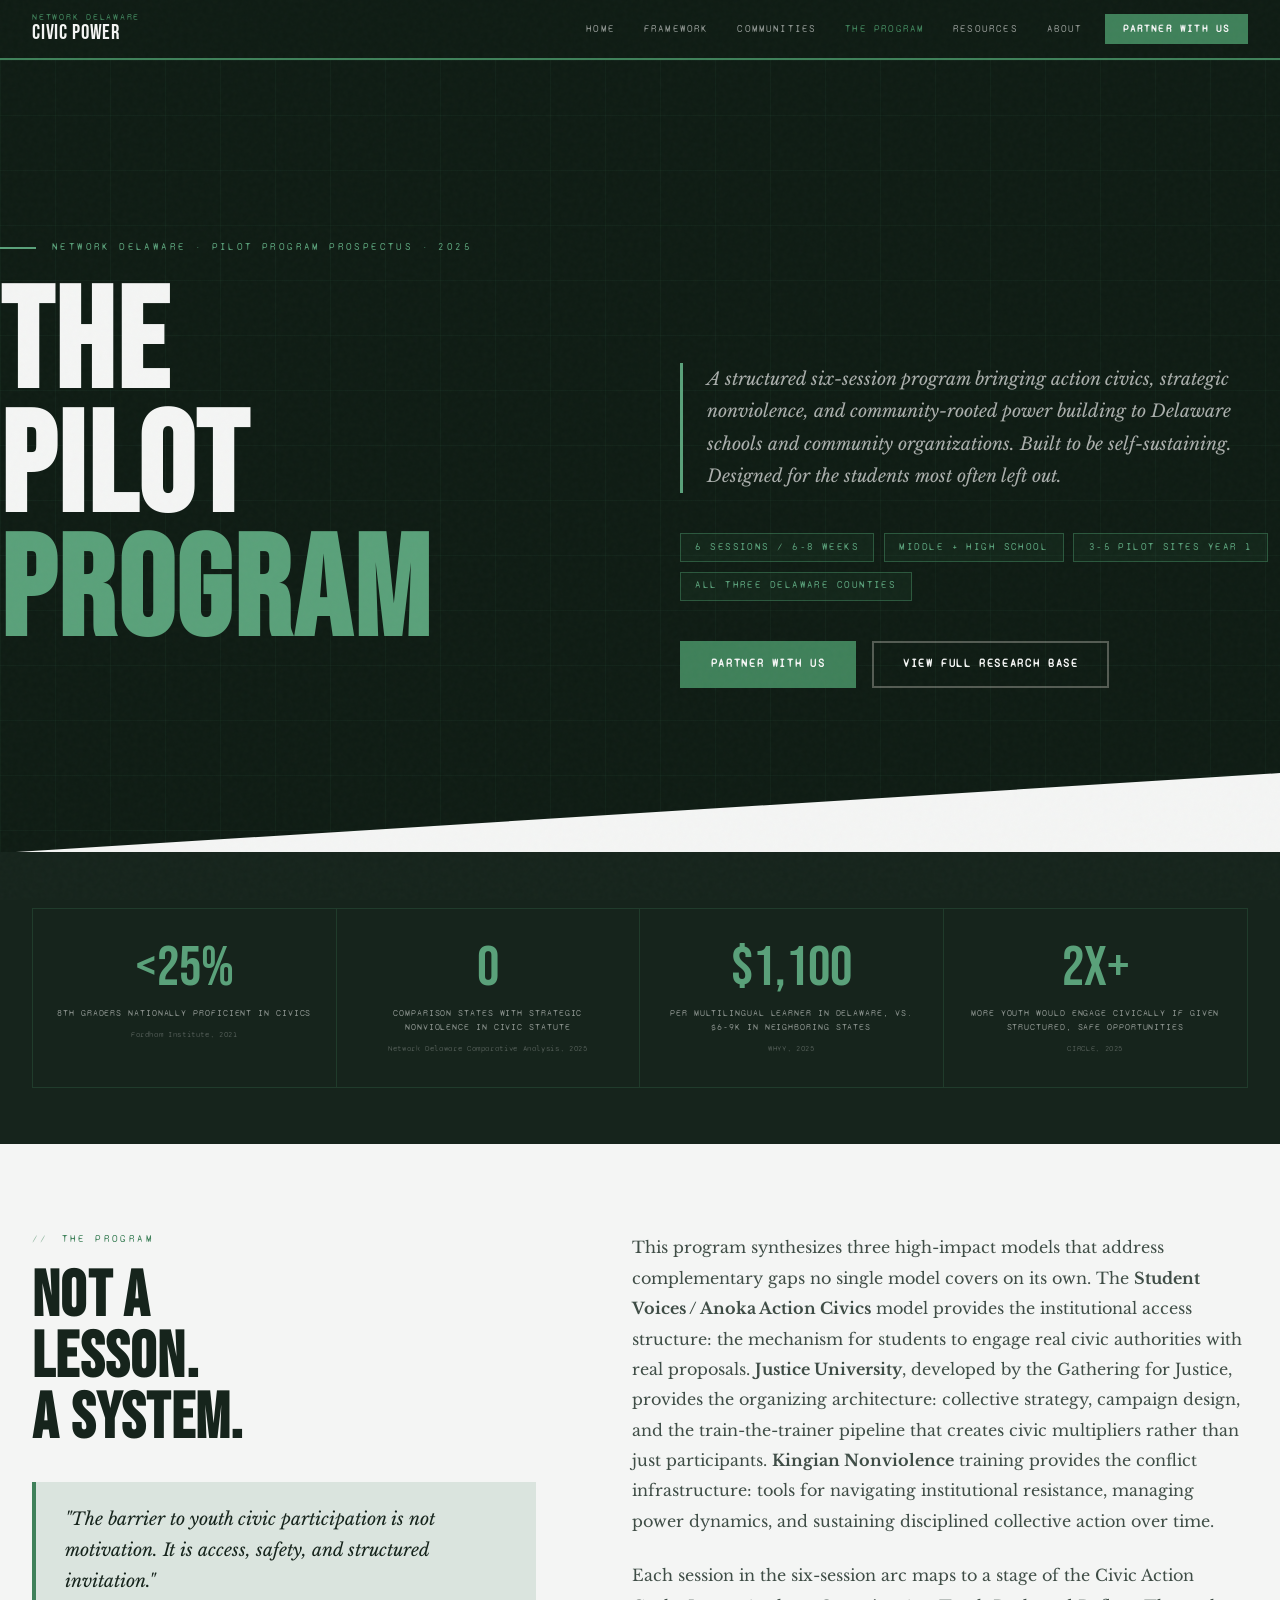
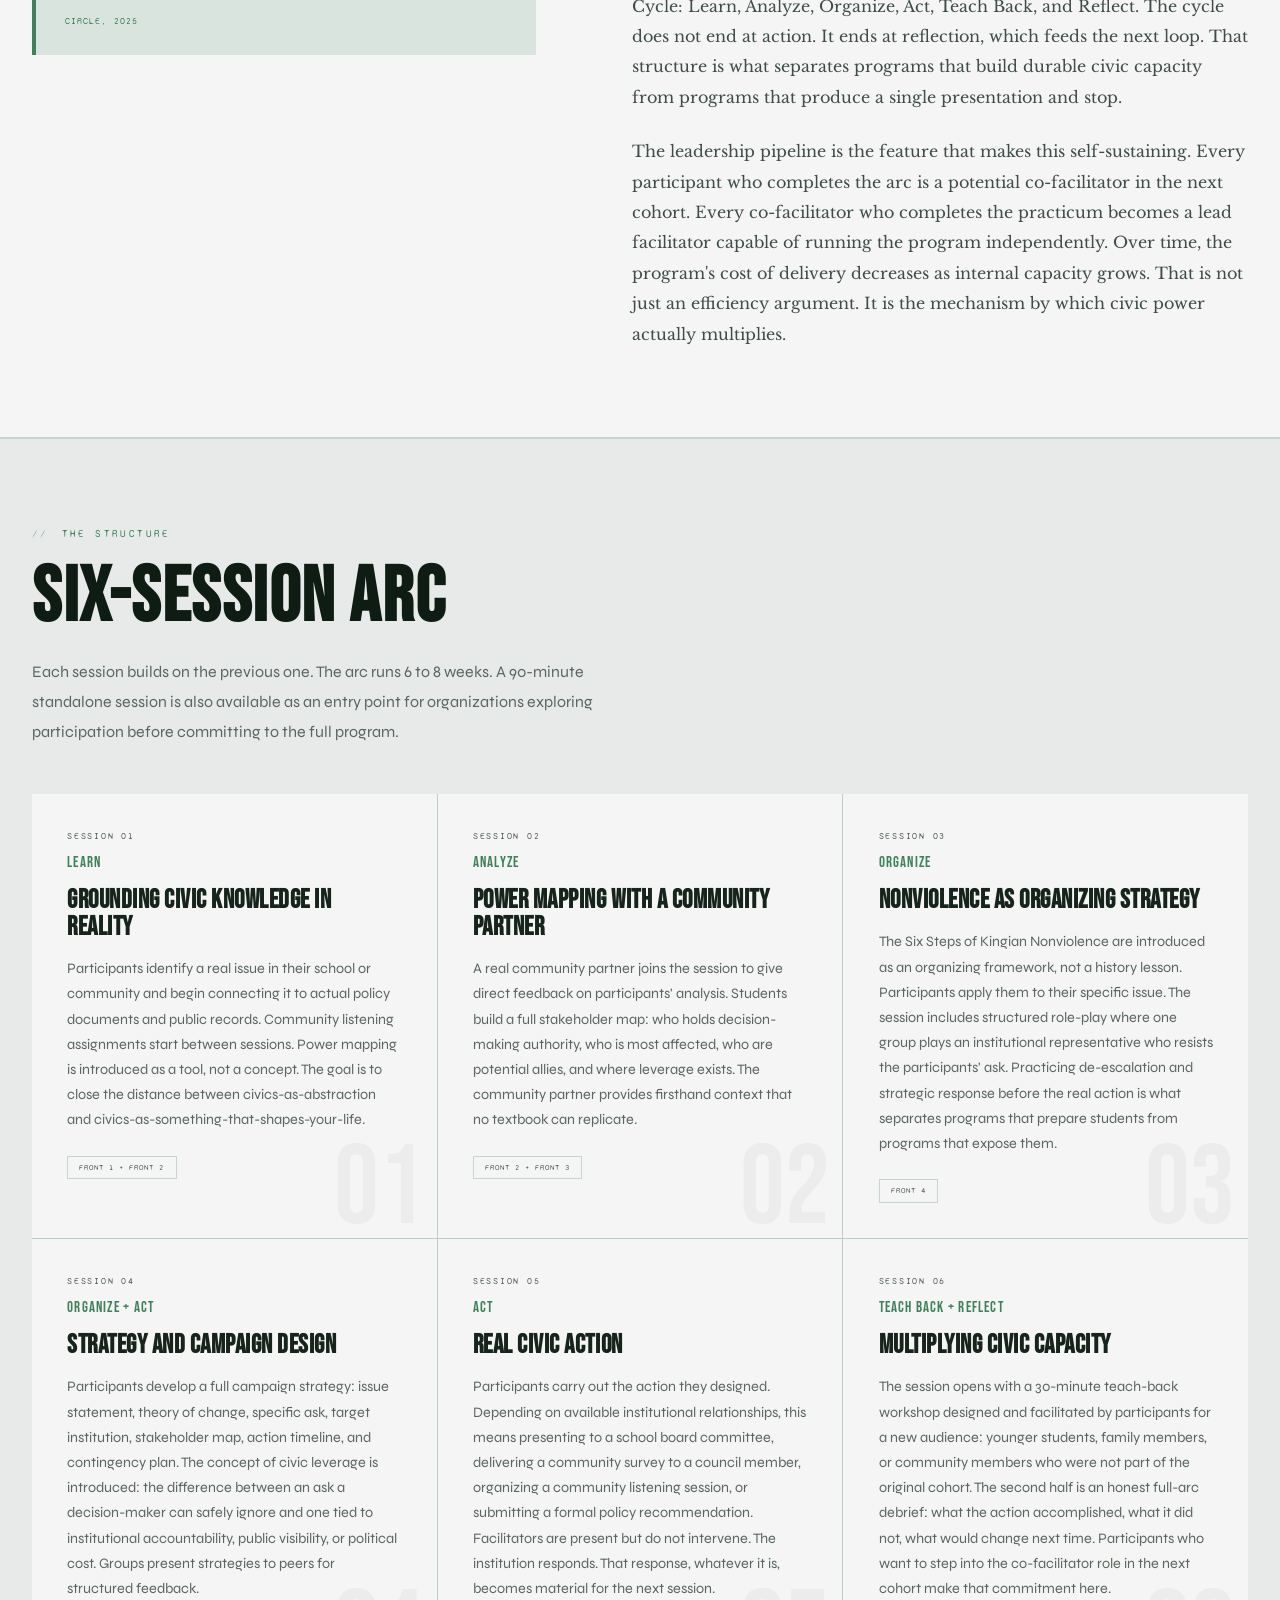
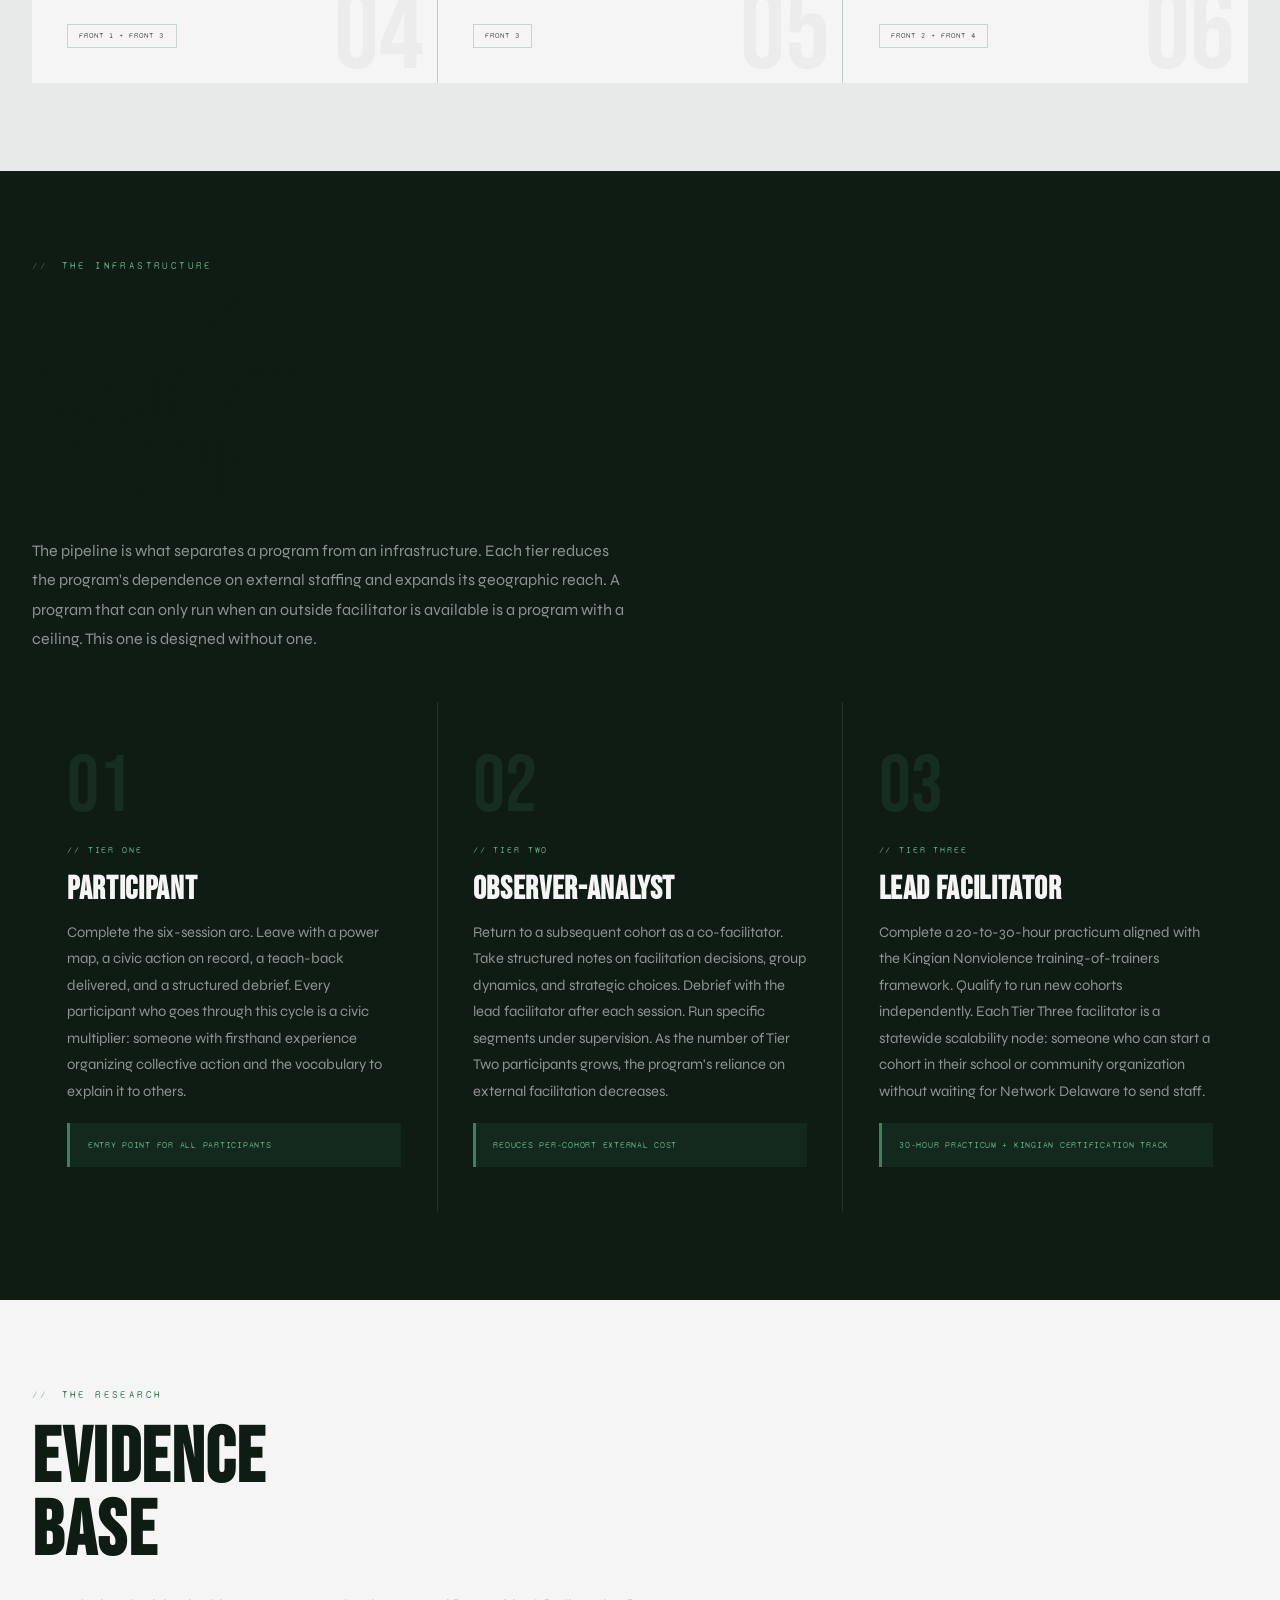
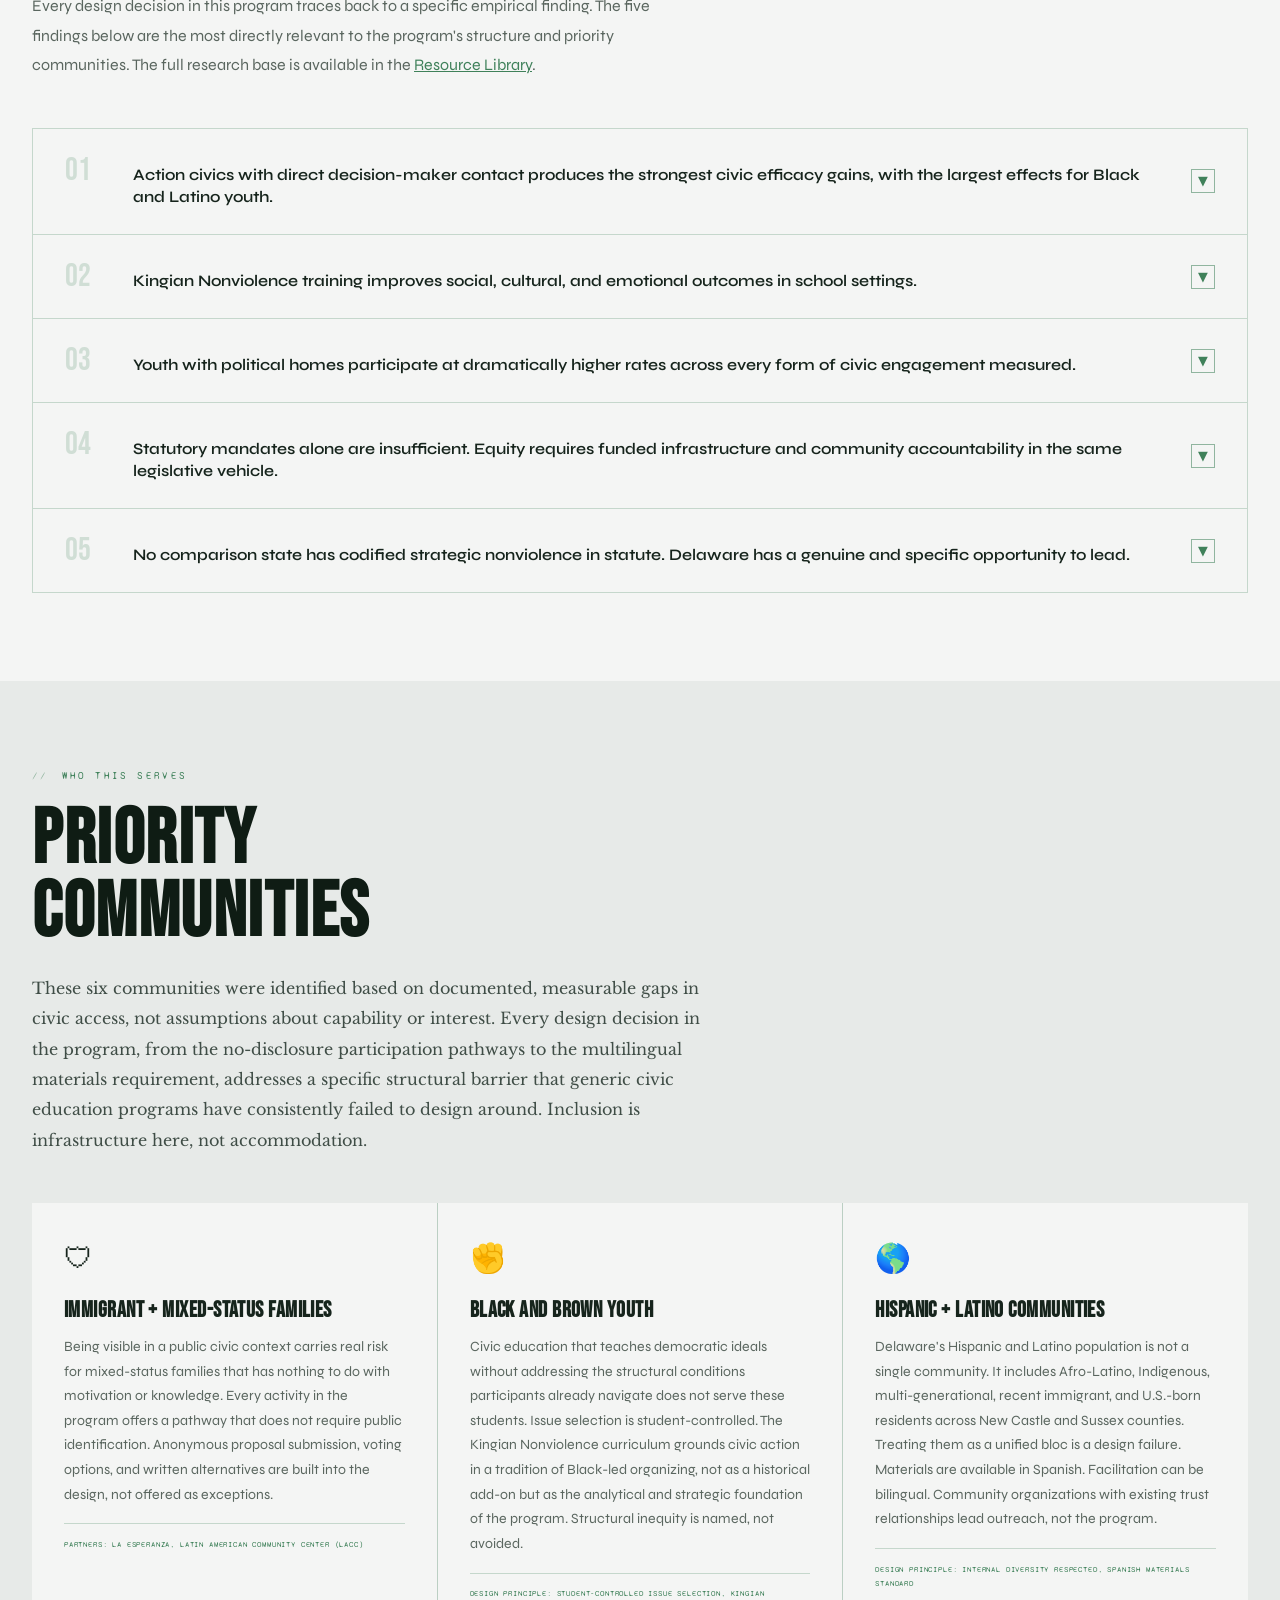
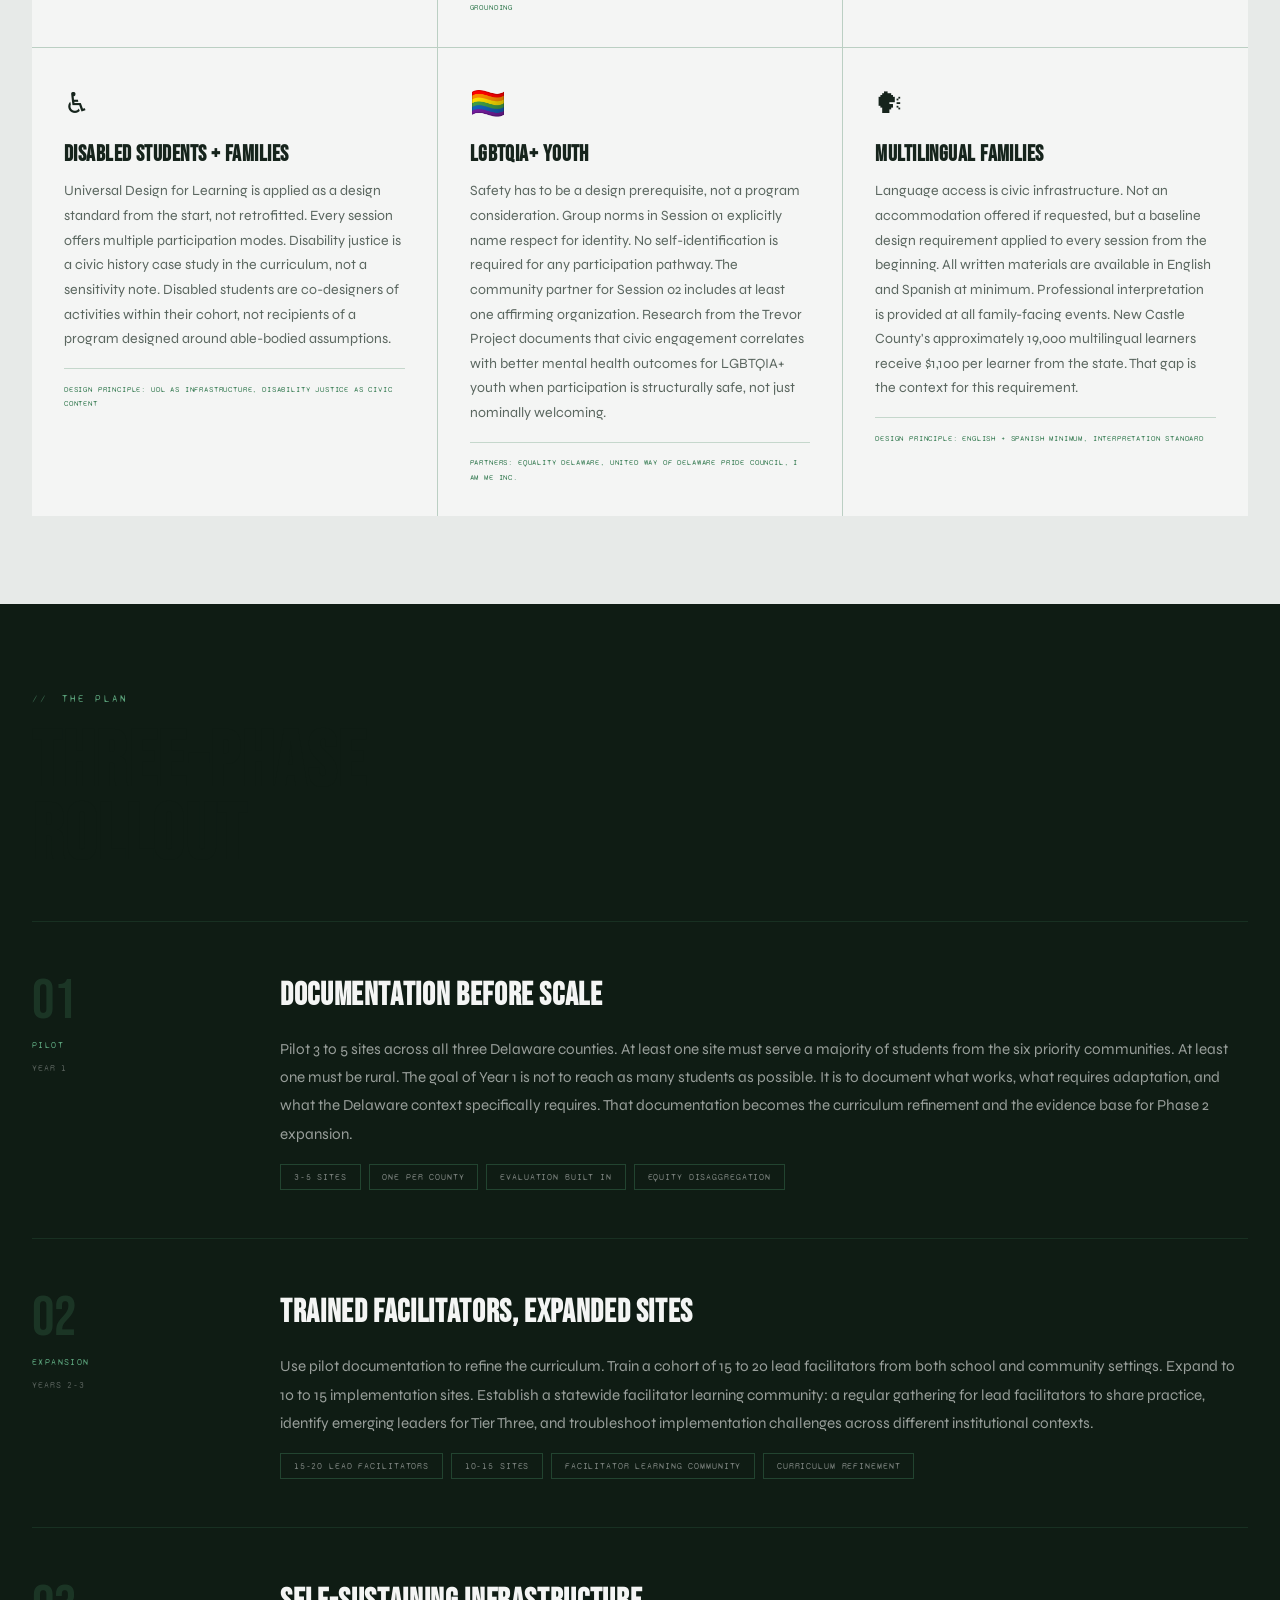
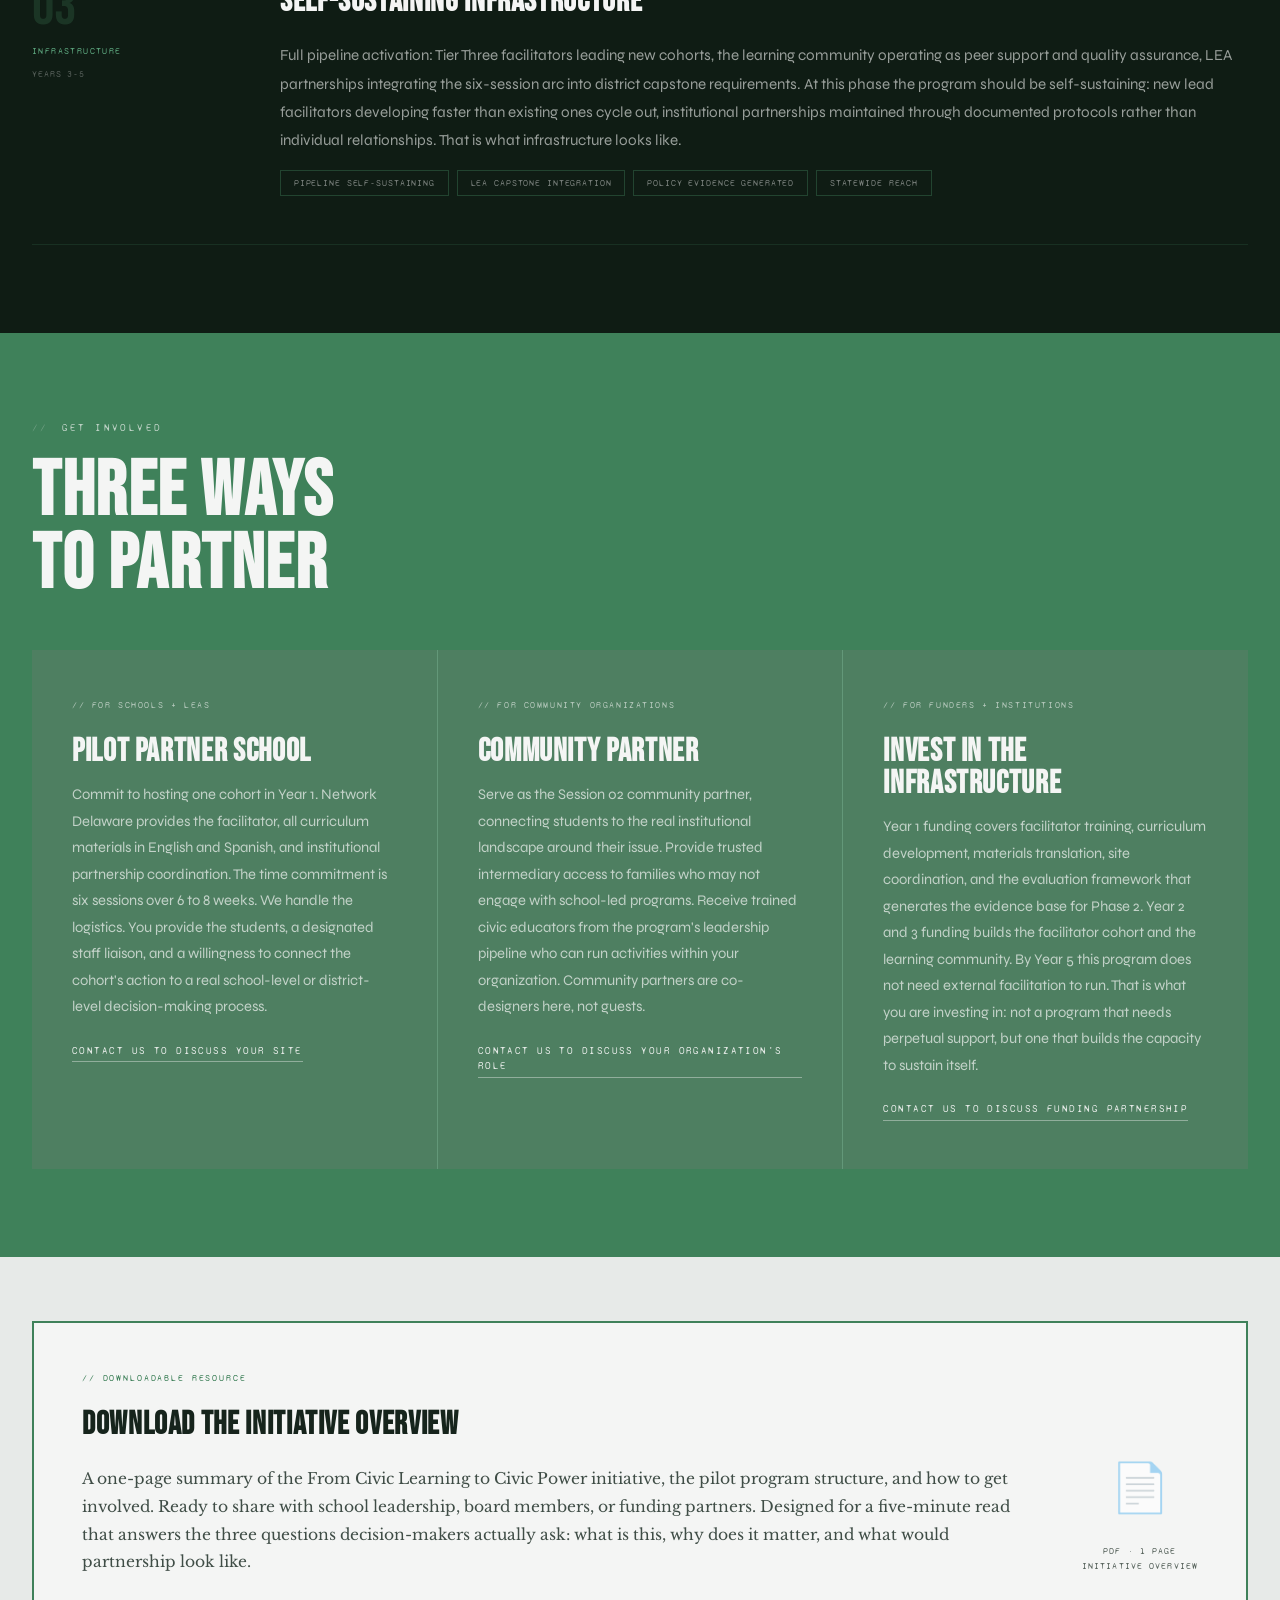
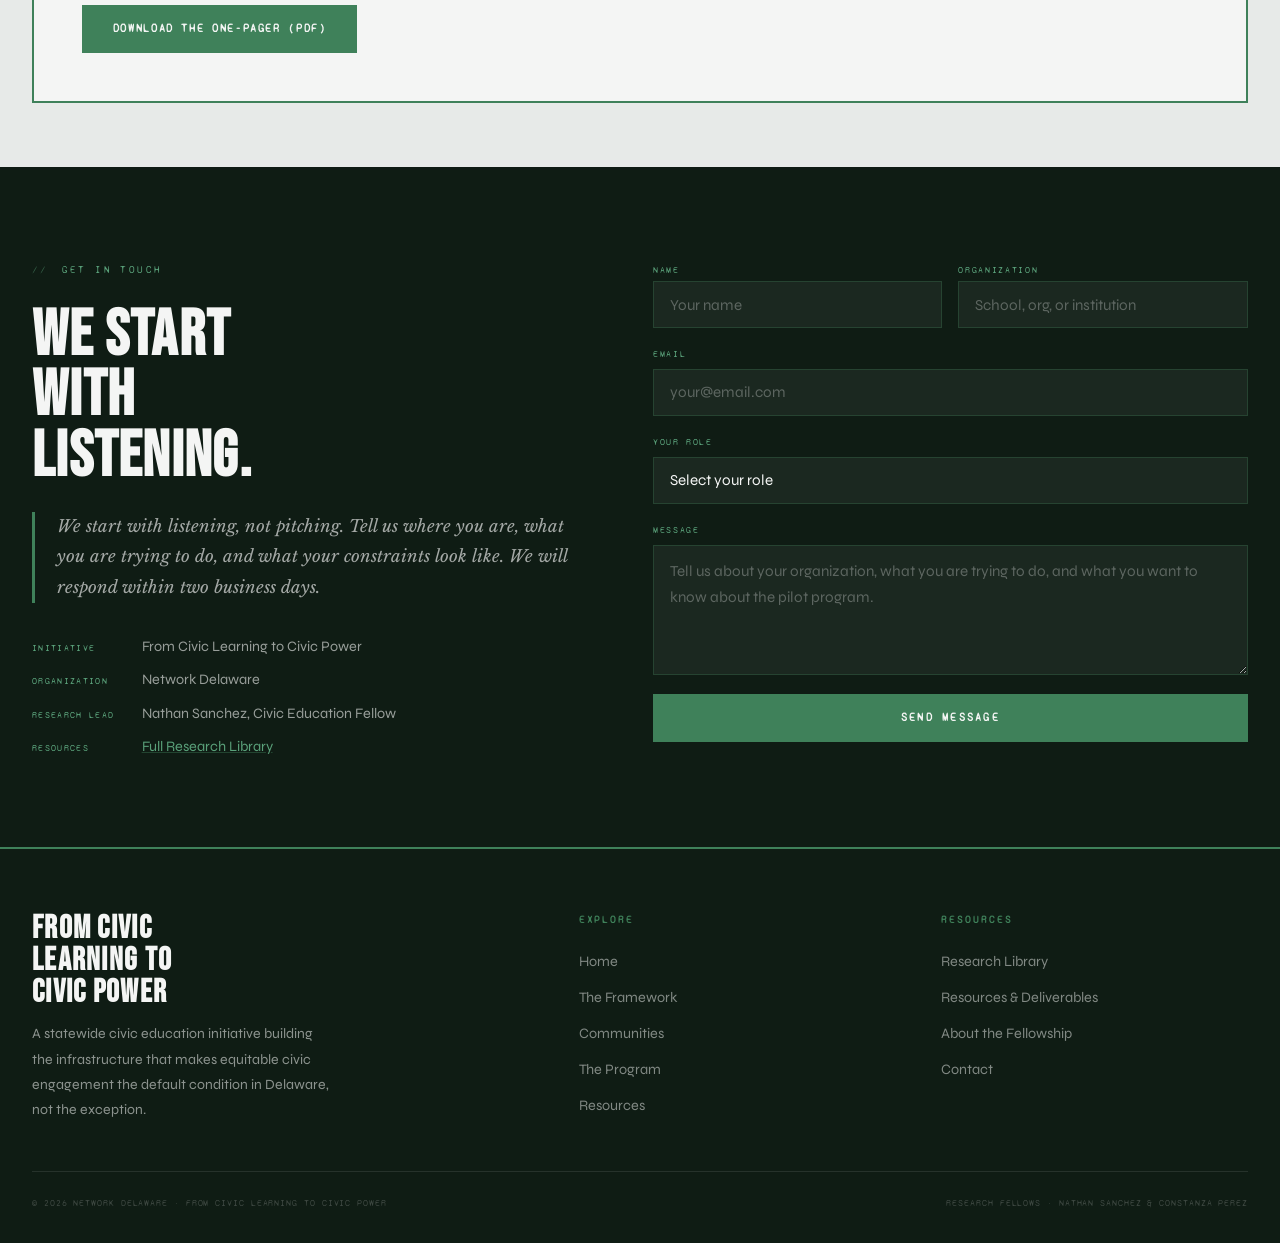
<file: program.html>
<!DOCTYPE html>
<html lang="en">
<head>
  <meta charset="UTF-8">
  <meta name="viewport" content="width=device-width, initial-scale=1.0">
  <meta name="description" content="The Program — a structured six-session action civics initiative for Delaware schools and community organizations. From Civic Learning to Civic Power.">
  <title>The Program | From Civic Learning to Civic Power</title>
  <link rel="stylesheet" href="styles/main.css">
  <style>
    /* ── PAGE: PROGRAM ─────────────────────────────────────
       Only styles that are unique to this page.
       All tokens, nav, footer, buttons, cards, reveal,
       marquee, badges come from styles/main.css.
    ──────────────────────────────────────────────────────── */

    /* HERO */
    .hero {
      background: var(--black); min-height: 88vh;
      display: flex; flex-direction: column; justify-content: center;
      position: relative; overflow: hidden;
    }
    .hero-grid-bg {
      position: absolute; inset: 0; pointer-events: none;
      background-image:
        linear-gradient(rgba(63,129,90,0.07) 1px, transparent 1px),
        linear-gradient(90deg, rgba(63,129,90,0.07) 1px, transparent 1px);
      background-size: 55px 55px;
    }
    .hero-diagonal {
      position: absolute; bottom: -1px; left: 0; right: 0; height: 100px;
      background: var(--paper); clip-path: polygon(0 100%, 100% 100%, 100% 20%);
    }
    .hero-content { position: relative; z-index: 2; padding: 5rem 0 4rem; }
    .hero-eyebrow {
      font-family: var(--font-mono); font-size: 0.6rem;
      letter-spacing: 0.25em; text-transform: uppercase; color: var(--gold-lt);
      margin-bottom: 1.8rem; display: flex; align-items: center; gap: 1rem;
      opacity: 0; animation: fadeUp 0.7s var(--ease-out) 0.1s forwards;
    }
    .hero-eyebrow::before { content: ''; width: 36px; height: 2px; background: var(--gold-lt); }
    .hero-layout { display: grid; grid-template-columns: 1fr 1fr; gap: 5rem; align-items: end; }
    .hero-title {
      font-family: var(--font-display);
      font-size: clamp(4.5rem, 11vw, 10rem);
      line-height: 0.88; color: var(--white);
      letter-spacing: 0.02em; margin-bottom: 2rem;
      opacity: 0; animation: fadeUp 0.8s var(--ease-out) 0.25s forwards;
    }
    .hero-title .accent { color: var(--gold-lt); }
    .hero-sub {
      font-family: var(--font-serif); font-size: 1.1rem; font-style: italic;
      color: rgba(244,245,244,0.68); line-height: 1.85;
      border-left: 3px solid var(--gold-lt); padding-left: 1.5rem;
      margin-bottom: 2.5rem;
      opacity: 0; animation: fadeUp 0.7s var(--ease-out) 0.45s forwards;
    }
    .hero-meta {
      display: flex; flex-wrap: wrap; gap: 0.6rem; margin-bottom: 2.5rem;
      opacity: 0; animation: fadeUp 0.7s var(--ease-out) 0.55s forwards;
    }
    .meta-tag {
      font-family: var(--font-mono); font-size: 0.6rem;
      letter-spacing: 0.15em; text-transform: uppercase;
      padding: 0.35rem 0.9rem; border: 1px solid var(--border-str);
      color: var(--gold-lt); background: rgba(63,129,90,0.1);
    }
    .hero-btns {
      display: flex; gap: 1rem; flex-wrap: wrap;
      opacity: 0; animation: fadeUp 0.7s var(--ease-out) 0.65s forwards;
    }
    @keyframes fadeUp { from { opacity:0; transform:translateY(20px); } to { opacity:1; transform:none; } }

    /* DATA STRIP */
    .data-strip { background: var(--ink); padding: 3.5rem 0; }
    .data-strip-grid { display: grid; grid-template-columns: repeat(4,1fr); gap: 0; border: 1px solid rgba(63,129,90,0.26); }
    .data-cell { padding: 2rem 1.5rem; text-align: center; border-right: 1px solid rgba(63,129,90,0.26); }
    .data-cell:last-child { border-right: none; }
    .data-num { font-family: var(--font-display); font-size: 3.5rem; color: var(--gold-lt); display: block; line-height: 1; }
    .data-desc { font-family: var(--font-mono); font-size: 0.57rem; letter-spacing: 0.1em; text-transform: uppercase; color: rgba(244,245,244,0.5); display: block; margin-top: 0.6rem; line-height: 1.6; }
    .data-source { font-family: var(--font-mono); font-size: 0.5rem; letter-spacing: 0.08em; color: rgba(244,245,244,0.25); display: block; margin-top: 0.4rem; }

    /* WHAT IT IS */
    .what-wrap { background: var(--paper); }
    .what-inner { display: grid; grid-template-columns: 0.9fr 1.1fr; gap: 6rem; align-items: start; }
    .what-sticky { position: sticky; top: 90px; }
    .what-sticky h2 { font-family: var(--font-display); font-size: clamp(2.5rem, 5vw, 4.5rem); color: var(--ink); line-height: 0.95; letter-spacing: 0.02em; margin-bottom: 2rem; }
    .blockquote { border-left: 4px solid var(--gold); padding: 1.4rem 1.8rem; background: var(--gold-dim); margin-top: 1.5rem; }
    .blockquote p { font-family: var(--font-serif); font-size: 1.1rem; font-style: italic; color: var(--ink); line-height: 1.75; margin-bottom: 0.6rem; }
    .blockquote cite { font-family: var(--font-mono); font-size: 0.58rem; letter-spacing: 0.12em; text-transform: uppercase; color: var(--gold); font-style: normal; }
    .what-text p { font-family: var(--font-serif); font-size: 1rem; color: var(--gray); line-height: 1.9; margin-bottom: 1.5rem; }
    .what-text p:last-child { margin-bottom: 0; }

    /* SESSION ARC */
    .sessions-wrap { background: var(--paper-dk); }
    .sessions-grid { display: grid; grid-template-columns: repeat(3,1fr); gap: 1px; background: var(--border); margin-top: 3rem; }
    .session-card { background: var(--paper); padding: 2.2rem; transition: background 0.25s; position: relative; overflow: hidden; }
    .session-card::after { content: attr(data-num); font-family: var(--font-display); font-size: 7rem; color: rgba(15,28,20,0.04); position: absolute; bottom: -0.5rem; right: 0.8rem; line-height: 1; pointer-events: none; transition: color 0.25s; }
    .session-card:hover { background: var(--black); }
    .session-card:hover .session-num { color: rgba(244,245,244,0.4); }
    .session-card:hover .session-phase { color: var(--gold-lt); }
    .session-card:hover .session-title { color: var(--white); }
    .session-card:hover .session-desc { color: rgba(244,245,244,0.58); }
    .session-card:hover .session-front { color: rgba(244,245,244,0.35); border-color: rgba(244,245,244,0.15); }
    .session-card:hover::after { color: rgba(63,129,90,0.08); }
    .session-num { font-family: var(--font-mono); font-size: 0.55rem; letter-spacing: 0.2em; text-transform: uppercase; color: var(--gray-lt); margin-bottom: 0.4rem; display: block; transition: color 0.25s; }
    .session-phase { font-family: var(--font-display); font-size: 0.95rem; color: var(--gold); letter-spacing: 0.08em; display: block; margin-bottom: 0.8rem; transition: color 0.25s; }
    .session-title { font-family: var(--font-display); font-size: 1.6rem; color: var(--ink); line-height: 1.05; margin-bottom: 0.9rem; letter-spacing: 0.02em; position: relative; z-index: 1; transition: color 0.25s; }
    .session-desc { font-size: 0.9rem; color: var(--gray-lt); line-height: 1.75; position: relative; z-index: 1; margin-bottom: 1.2rem; transition: color 0.25s; }
    .session-front { font-family: var(--font-mono); font-size: 0.52rem; letter-spacing: 0.12em; text-transform: uppercase; padding: 0.25rem 0.7rem; border: 1px solid var(--border); color: var(--gray-lt); display: inline-block; position: relative; z-index: 1; transition: all 0.25s; }

    /* LEADERSHIP PIPELINE */
    .pipeline-wrap { background: var(--black); padding: 5.5rem 0; }
    .pipeline-grid { display: grid; grid-template-columns: repeat(3,1fr); gap: 1px; background: rgba(63,129,90,0.26); margin-top: 3rem; }
    .pipeline-card { background: var(--black); padding: 2.8rem 2.2rem; }
    .pipeline-tier { font-family: var(--font-mono); font-size: 0.58rem; letter-spacing: 0.2em; text-transform: uppercase; color: var(--gold-lt); display: block; margin-bottom: 1rem; }
    .pipeline-num { font-family: var(--font-display); font-size: 5rem; color: rgba(63,129,90,0.18); line-height: 1; margin-bottom: 1rem; display: block; }
    .pipeline-card h3 { font-family: var(--font-display); font-size: 2rem; color: var(--white); margin-bottom: 0.8rem; line-height: 1; letter-spacing: 0.02em; }
    .pipeline-card p { font-size: 0.92rem; color: rgba(244,245,244,0.55); line-height: 1.8; }
    .pipeline-note { margin-top: 1.2rem; padding: 0.9rem 1.1rem; background: rgba(63,129,90,0.12); border-left: 3px solid var(--gold); font-family: var(--font-mono); font-size: 0.58rem; letter-spacing: 0.08em; text-transform: uppercase; color: var(--gold-lt); line-height: 1.6; }

    /* EVIDENCE ACCORDION */
    .evidence-wrap { background: var(--paper); }
    .accordion { margin-top: 3rem; border: 1px solid var(--border); }
    .accordion-item { border-bottom: 1px solid var(--border); }
    .accordion-item:last-child { border-bottom: none; }
    .accordion-trigger { width: 100%; padding: 1.6rem 2rem; display: flex; align-items: center; justify-content: space-between; gap: 1.5rem; background: transparent; cursor: pointer; text-align: left; transition: background 0.2s; }
    .accordion-trigger:hover { background: var(--gold-dim); }
    .accordion-trigger[aria-expanded="true"] { background: var(--gold-dim); }
    .accordion-left { display: flex; align-items: baseline; gap: 1.5rem; flex: 1; }
    .acc-num { font-family: var(--font-display); font-size: 2rem; color: rgba(63,129,90,0.2); line-height: 1; flex-shrink: 0; min-width: 44px; transition: color 0.2s; }
    .accordion-trigger[aria-expanded="true"] .acc-num { color: var(--gold); }
    .acc-title { font-family: var(--font-body); font-size: 1rem; font-weight: 600; color: var(--ink); line-height: 1.4; }
    .acc-arrow { width: 24px; height: 24px; flex-shrink: 0; border: 1px solid var(--border-str); display: flex; align-items: center; justify-content: center; transition: all 0.25s; color: var(--gold); font-size: 0.8rem; }
    .accordion-trigger[aria-expanded="true"] .acc-arrow { background: var(--gold); color: var(--white); transform: rotate(180deg); }
    .accordion-panel { display: none; padding: 0 2rem 1.8rem 6rem; }
    .accordion-panel.open { display: block; animation: fadeDown 0.3s var(--ease-out); }
    @keyframes fadeDown { from { opacity:0; transform:translateY(-8px); } to { opacity:1; transform:none; } }
    .accordion-panel p { font-family: var(--font-serif); font-size: 0.97rem; color: var(--gray); line-height: 1.85; margin-bottom: 1rem; }
    .accordion-panel p:last-child { margin-bottom: 0; }
    .acc-citation { font-family: var(--font-mono); font-size: 0.57rem; letter-spacing: 0.1em; text-transform: uppercase; color: var(--gold); border-left: 2px solid var(--gold); padding-left: 0.8rem; margin-top: 0.8rem; display: block; }

    /* PRIORITY COMMUNITIES (program page version) */
    .communities-wrap { background: var(--paper-dk); }
    .communities-intro { max-width: 680px; margin-bottom: 3rem; }
    .communities-intro p { font-family: var(--font-serif); font-size: 1rem; color: var(--gray); line-height: 1.9; }
    .communities-grid { display: grid; grid-template-columns: repeat(3,1fr); gap: 1px; background: var(--border); }
    .community-card { background: var(--paper); padding: 2rem; transition: background 0.2s; }
    .community-card:hover { background: var(--black); }
    .community-card:hover .comm-name { color: var(--white); }
    .community-card:hover .comm-body { color: rgba(244,245,244,0.58); }
    .community-card:hover .comm-partner { color: rgba(244,245,244,0.35); border-color: rgba(244,245,244,0.12); }
    .comm-icon { font-size: 1.8rem; margin-bottom: 1rem; display: block; }
    .comm-name { font-family: var(--font-display); font-size: 1.4rem; color: var(--ink); margin-bottom: 0.8rem; line-height: 1.05; letter-spacing: 0.02em; transition: color 0.2s; }
    .comm-body { font-size: 0.88rem; color: var(--gray-lt); line-height: 1.75; margin-bottom: 1rem; transition: color 0.2s; }
    .comm-partner { font-family: var(--font-mono); font-size: 0.52rem; letter-spacing: 0.1em; text-transform: uppercase; color: var(--gold); border-top: 1px solid var(--border); padding-top: 0.8rem; display: block; line-height: 1.7; transition: all 0.2s; }

    /* ROLLOUT TIMELINE */
    .timeline-wrap { background: var(--black); padding: 5.5rem 0; }
    .timeline { margin-top: 3rem; }
    .timeline-item { display: grid; grid-template-columns: 200px 1fr; gap: 3rem; padding: 3rem 0; border-bottom: 1px solid rgba(63,129,90,0.2); }
    .timeline-item:first-child { border-top: 1px solid rgba(63,129,90,0.2); }
    .timeline-left { display: flex; flex-direction: column; gap: 0.5rem; padding-top: 0.25rem; }
    .tl-phase { font-family: var(--font-display); font-size: 3.5rem; color: rgba(63,129,90,0.26); line-height: 1; }
    .tl-label { font-family: var(--font-mono); font-size: 0.58rem; letter-spacing: 0.15em; text-transform: uppercase; color: var(--gold-lt); }
    .tl-period { font-family: var(--font-mono); font-size: 0.55rem; letter-spacing: 0.1em; text-transform: uppercase; color: rgba(244,245,244,0.3); }
    .timeline-right h3 { font-family: var(--font-display); font-size: 2rem; color: var(--white); margin-bottom: 0.8rem; letter-spacing: 0.02em; }
    .timeline-right p { font-size: 0.95rem; color: rgba(244,245,244,0.6); line-height: 1.85; margin-bottom: 1rem; }
    .tl-goals { display: flex; flex-wrap: wrap; gap: 0.5rem; margin-top: 1rem; }
    .tl-goal { font-family: var(--font-mono); font-size: 0.55rem; letter-spacing: 0.1em; text-transform: uppercase; padding: 0.3rem 0.8rem; border: 1px solid rgba(63,129,90,0.4); color: rgba(244,245,244,0.45); }

    /* GET INVOLVED */
    .involved-wrap { background: var(--gold); padding: 5.5rem 0; }
    .involved-wrap .section-label { color: rgba(244,245,244,0.7); }
    .involved-wrap .section-label::before { color: rgba(244,245,244,0.5); }
    .involved-wrap .section-title { color: var(--white); }
    .involved-grid { display: grid; grid-template-columns: repeat(3,1fr); gap: 1px; background: rgba(244,245,244,0.2); margin-top: 3rem; }
    .involved-card { background: rgba(45,90,61,0.4); padding: 3rem 2.5rem; transition: background 0.25s; }
    .involved-card:hover { background: rgba(45,90,61,0.65); }
    .inv-tag { font-family: var(--font-mono); font-size: 0.55rem; letter-spacing: 0.18em; text-transform: uppercase; color: rgba(244,245,244,0.6); display: block; margin-bottom: 1.5rem; }
    .involved-card h3 { font-family: var(--font-display); font-size: 2rem; color: var(--white); margin-bottom: 0.8rem; line-height: 1; letter-spacing: 0.02em; }
    .involved-card p { font-size: 0.92rem; color: rgba(244,245,244,0.7); line-height: 1.8; }
    .inv-cta { display: inline-block; margin-top: 1.5rem; font-family: var(--font-mono); font-size: 0.6rem; letter-spacing: 0.15em; text-transform: uppercase; color: rgba(244,245,244,0.9); border-bottom: 1px solid rgba(244,245,244,0.4); padding-bottom: 2px; transition: border-color 0.2s; }

    /* DOWNLOAD */
    .download-wrap { background: var(--paper-dk); padding: 4rem 0; }
    .download-block { border: 2px solid var(--gold); background: var(--paper); padding: 3rem; display: grid; grid-template-columns: 1fr auto; gap: 3rem; align-items: center; }
    .download-label { font-family: var(--font-mono); font-size: 0.58rem; letter-spacing: 0.2em; text-transform: uppercase; color: var(--gold); display: block; margin-bottom: 0.8rem; }
    .download-block h3 { font-family: var(--font-display); font-size: 2rem; color: var(--ink); margin-bottom: 0.8rem; letter-spacing: 0.02em; }
    .download-block p { font-family: var(--font-serif); font-size: 0.97rem; color: var(--gray); line-height: 1.8; }
    .download-side { flex-shrink: 0; text-align: center; }
    .download-icon { font-size: 3rem; display: block; margin-bottom: 1rem; opacity: 0.6; }

    /* CONTACT */
    .contact-wrap { background: var(--black); padding: 5.5rem 0; }
    .contact-inner { display: grid; grid-template-columns: 1fr 1.1fr; gap: 5rem; }
    .contact-sidebar { padding-top: 0.5rem; }
    .framing { font-family: var(--font-serif); font-size: 1.05rem; font-style: italic; color: rgba(244,245,244,0.65); line-height: 1.8; border-left: 3px solid var(--gold); padding-left: 1.4rem; margin-bottom: 2rem; }
    .contact-meta { display: flex; flex-direction: column; gap: 0.6rem; }
    .contact-meta-row { display: flex; gap: 0.6rem; align-items: baseline; }
    .contact-meta-label { font-family: var(--font-mono); font-size: 0.55rem; letter-spacing: 0.15em; text-transform: uppercase; color: var(--gold-lt); min-width: 100px; flex-shrink: 0; }
    .contact-meta-val { font-size: 0.9rem; color: rgba(244,245,244,0.6); }
    .contact-meta-val a { color: var(--gold-lt); text-decoration: underline; text-decoration-color: rgba(63,129,90,0.4); }
    .form-group { display: flex; flex-direction: column; gap: 0.4rem; }
    .form-group.two-col { display: grid; grid-template-columns: 1fr 1fr; gap: 1rem; }
    .form-label { font-family: var(--font-mono); font-size: 0.57rem; letter-spacing: 0.18em; text-transform: uppercase; color: var(--gold-lt); }
    .form-input, .form-select, .form-textarea { width: 100%; padding: 0.85rem 1rem; background: rgba(244,245,244,0.05); border: 1px solid rgba(63,129,90,0.3); color: var(--white); font-family: var(--font-body); font-size: 0.95rem; outline: none; transition: border-color 0.2s; border-radius: 0; -webkit-appearance: none; }
    .form-input::placeholder, .form-textarea::placeholder { color: rgba(244,245,244,0.3); }
    .form-input:focus, .form-select:focus, .form-textarea:focus { border-color: var(--gold-lt); background: rgba(244,245,244,0.07); }
    .form-select option { background: var(--black); color: var(--white); }
    .form-textarea { resize: vertical; min-height: 130px; line-height: 1.7; }
    .form-submit { width: 100%; padding: 1.1rem; background: var(--gold); color: var(--white); font-family: var(--font-mono); font-size: 0.7rem; font-weight: 700; letter-spacing: 0.2em; text-transform: uppercase; border: none; cursor: pointer; transition: background 0.2s; }
    .form-submit:hover { background: var(--gold-lt); }
    .form-submit:disabled { opacity: 0.5; cursor: not-allowed; }
    .form-success { display: none; padding: 2rem; background: var(--gold-dim); border: 1px solid var(--gold); text-align: center; }
    .form-success h4 { font-family: var(--font-display); font-size: 1.8rem; color: var(--gold-lt); margin-bottom: 0.6rem; letter-spacing: 0.02em; }
    .form-success p { font-size: 0.92rem; color: rgba(244,245,244,0.65); line-height: 1.75; }

    /* CONTACT FORM WRAPPER */
    .contact-form { display: flex; flex-direction: column; gap: 1.2rem; }

    /* RESPONSIVE */
    @media (max-width: 900px) {
      .hero-layout { grid-template-columns: 1fr; gap: 2.5rem; }
      .hero-title { font-size: clamp(3.5rem, 12vw, 7rem); }
      .data-strip-grid { grid-template-columns: 1fr 1fr; }
      .data-cell:nth-child(2) { border-right: none; }
      .data-cell:nth-child(3) { border-right: 1px solid rgba(63,129,90,0.26); }
      .what-inner { grid-template-columns: 1fr; gap: 3rem; }
      .what-sticky { position: static; }
      .sessions-grid { grid-template-columns: 1fr 1fr; }
      .pipeline-grid { grid-template-columns: 1fr; }
      .communities-grid { grid-template-columns: 1fr 1fr; }
      .timeline-item { grid-template-columns: 1fr; gap: 1rem; }
      .involved-grid { grid-template-columns: 1fr; }
      .download-block { grid-template-columns: 1fr; gap: 2rem; }
      .contact-inner { grid-template-columns: 1fr; gap: 3rem; }
    }
    @media (max-width: 600px) {
      .container { padding: 0 1.2rem; }
      .sessions-grid { grid-template-columns: 1fr; }
      .communities-grid { grid-template-columns: 1fr; }
      .data-strip-grid { grid-template-columns: 1fr; }
      .data-cell { border-right: none !important; border-bottom: 1px solid rgba(63,129,90,0.26); }
      .data-cell:last-child { border-bottom: none; }
      .accordion-panel { padding-left: 2rem; }
      .form-group.two-col { grid-template-columns: 1fr; }
    }
  </style>
</head>
<body>
  <div id="nav-placeholder"></div>
  <main id="main">

    <!-- ====================================================
         HERO
    ===================================================== -->
    <section class="hero" aria-labelledby="hero-heading">
      <div class="hero-grid-bg" aria-hidden="true"></div>
      <div class="container hero-content">
        <p class="hero-eyebrow">Network Delaware &middot; Pilot Program Prospectus &middot; 2025</p>
        <div class="hero-layout">
          <div>
            <h1 class="hero-title" id="hero-heading">
              THE<br>PILOT<br><span class="accent">PROGRAM</span>
            </h1>
          </div>
          <div>
            <p class="hero-sub">A structured six-session program bringing action civics, strategic nonviolence, and community-rooted power building to Delaware schools and community organizations. Built to be self-sustaining. Designed for the students most often left out.</p>
            <div class="hero-meta" aria-label="Program key facts">
              <span class="meta-tag">6 Sessions / 6-8 Weeks</span>
              <span class="meta-tag">Middle + High School</span>
              <span class="meta-tag">3-5 Pilot Sites Year 1</span>
              <span class="meta-tag">All Three Delaware Counties</span>
            </div>
            <div class="hero-btns">
              <a href="#contact" class="btn btn-gold">Partner With Us</a>
              <a href="resources.html" class="btn btn-ghost">View Full Research Base</a>
            </div>
          </div>
        </div>
      </div>
      <div class="hero-diagonal" aria-hidden="true"></div>
    </section>

    <!-- ====================================================
         PROBLEM DATA STRIP
    ===================================================== -->
    <section class="data-strip" aria-label="Key statistics">
      <div class="container">
        <div class="data-strip-grid">
          <div class="data-cell reveal">
            <span class="data-num">&lt;25%</span>
            <span class="data-desc">8th graders nationally proficient in civics</span>
            <span class="data-source">Fordham Institute, 2021</span>
          </div>
          <div class="data-cell reveal reveal-delay-1">
            <span class="data-num">0</span>
            <span class="data-desc">Comparison states with strategic nonviolence in civic statute</span>
            <span class="data-source">Network Delaware Comparative Analysis, 2025</span>
          </div>
          <div class="data-cell reveal reveal-delay-2">
            <span class="data-num">$1,100</span>
            <span class="data-desc">Per multilingual learner in Delaware, vs. $6-9K in neighboring states</span>
            <span class="data-source">WHYY, 2025</span>
          </div>
          <div class="data-cell reveal reveal-delay-3">
            <span class="data-num">2x+</span>
            <span class="data-desc">More youth would engage civically if given structured, safe opportunities</span>
            <span class="data-source">CIRCLE, 2025</span>
          </div>
        </div>
      </div>
    </section>

    <!-- ====================================================
         WHAT IT IS
    ===================================================== -->
    <section class="what-wrap section-pad" aria-labelledby="what-heading">
      <div class="container">
        <div class="what-inner">
          <div class="what-sticky reveal">
            <p class="section-label">The Program</p>
            <h2 class="what-sticky h2" style="font-family:var(--font-display);font-size:clamp(2.5rem,5vw,4.5rem);color:var(--ink);line-height:0.95;letter-spacing:0.02em;margin-bottom:2rem">NOT A<br>LESSON.<br>A SYSTEM.</h2>
            <div class="blockquote">
              <p>"The barrier to youth civic participation is not motivation. It is access, safety, and structured invitation."</p>
              <cite>CIRCLE, 2025</cite>
            </div>
          </div>
          <div class="what-text reveal reveal-delay-1">
            <p>This program synthesizes three high-impact models that address complementary gaps no single model covers on its own. The <strong>Student Voices / Anoka Action Civics</strong> model provides the institutional access structure: the mechanism for students to engage real civic authorities with real proposals. <strong>Justice University</strong>, developed by the Gathering for Justice, provides the organizing architecture: collective strategy, campaign design, and the train-the-trainer pipeline that creates civic multipliers rather than just participants. <strong>Kingian Nonviolence</strong> training provides the conflict infrastructure: tools for navigating institutional resistance, managing power dynamics, and sustaining disciplined collective action over time.</p>
            <p>Each session in the six-session arc maps to a stage of the Civic Action Cycle: Learn, Analyze, Organize, Act, Teach Back, and Reflect. The cycle does not end at action. It ends at reflection, which feeds the next loop. That structure is what separates programs that build durable civic capacity from programs that produce a single presentation and stop.</p>
            <p>The leadership pipeline is the feature that makes this self-sustaining. Every participant who completes the arc is a potential co-facilitator in the next cohort. Every co-facilitator who completes the practicum becomes a lead facilitator capable of running the program independently. Over time, the program's cost of delivery decreases as internal capacity grows. That is not just an efficiency argument. It is the mechanism by which civic power actually multiplies.</p>
          </div>
        </div>
      </div>
    </section>

    <div class="divider"></div>

    <!-- ====================================================
         SIX-SESSION ARC
    ===================================================== -->
    <section class="sessions-wrap section-pad" aria-labelledby="sessions-heading">
      <div class="container">
        <p class="section-label reveal">The Structure</p>
        <h2 class="section-title reveal" id="sessions-heading">SIX-SESSION ARC</h2>
        <p class="reveal" style="color:var(--gray-lt);max-width:600px;line-height:1.85;margin-bottom:0">Each session builds on the previous one. The arc runs 6 to 8 weeks. A 90-minute standalone session is also available as an entry point for organizations exploring participation before committing to the full program.</p>
        <div class="sessions-grid" role="list">

          <div class="session-card reveal" data-num="01" role="listitem">
            <span class="session-num">Session 01</span>
            <span class="session-phase">LEARN</span>
            <h3 class="session-title">Grounding Civic Knowledge in Reality</h3>
            <p class="session-desc">Participants identify a real issue in their school or community and begin connecting it to actual policy documents and public records. Community listening assignments start between sessions. Power mapping is introduced as a tool, not a concept. The goal is to close the distance between civics-as-abstraction and civics-as-something-that-shapes-your-life.</p>
            <span class="session-front">Front 1 + Front 2</span>
          </div>

          <div class="session-card reveal reveal-delay-1" data-num="02" role="listitem">
            <span class="session-num">Session 02</span>
            <span class="session-phase">ANALYZE</span>
            <h3 class="session-title">Power Mapping with a Community Partner</h3>
            <p class="session-desc">A real community partner joins the session to give direct feedback on participants' analysis. Students build a full stakeholder map: who holds decision-making authority, who is most affected, who are potential allies, and where leverage exists. The community partner provides firsthand context that no textbook can replicate.</p>
            <span class="session-front">Front 2 + Front 3</span>
          </div>

          <div class="session-card reveal reveal-delay-2" data-num="03" role="listitem">
            <span class="session-num">Session 03</span>
            <span class="session-phase">ORGANIZE</span>
            <h3 class="session-title">Nonviolence as Organizing Strategy</h3>
            <p class="session-desc">The Six Steps of Kingian Nonviolence are introduced as an organizing framework, not a history lesson. Participants apply them to their specific issue. The session includes structured role-play where one group plays an institutional representative who resists the participants' ask. Practicing de-escalation and strategic response before the real action is what separates programs that prepare students from programs that expose them.</p>
            <span class="session-front">Front 4</span>
          </div>

          <div class="session-card reveal" data-num="04" role="listitem">
            <span class="session-num">Session 04</span>
            <span class="session-phase">ORGANIZE + ACT</span>
            <h3 class="session-title">Strategy and Campaign Design</h3>
            <p class="session-desc">Participants develop a full campaign strategy: issue statement, theory of change, specific ask, target institution, stakeholder map, action timeline, and contingency plan. The concept of civic leverage is introduced: the difference between an ask a decision-maker can safely ignore and one tied to institutional accountability, public visibility, or political cost. Groups present strategies to peers for structured feedback.</p>
            <span class="session-front">Front 1 + Front 3</span>
          </div>

          <div class="session-card reveal reveal-delay-1" data-num="05" role="listitem">
            <span class="session-num">Session 05</span>
            <span class="session-phase">ACT</span>
            <h3 class="session-title">Real Civic Action</h3>
            <p class="session-desc">Participants carry out the action they designed. Depending on available institutional relationships, this means presenting to a school board committee, delivering a community survey to a council member, organizing a community listening session, or submitting a formal policy recommendation. Facilitators are present but do not intervene. The institution responds. That response, whatever it is, becomes material for the next session.</p>
            <span class="session-front">Front 3</span>
          </div>

          <div class="session-card reveal reveal-delay-2" data-num="06" role="listitem">
            <span class="session-num">Session 06</span>
            <span class="session-phase">TEACH BACK + REFLECT</span>
            <h3 class="session-title">Multiplying Civic Capacity</h3>
            <p class="session-desc">The session opens with a 30-minute teach-back workshop designed and facilitated by participants for a new audience: younger students, family members, or community members who were not part of the original cohort. The second half is an honest full-arc debrief: what the action accomplished, what it did not, what would change next time. Participants who want to step into the co-facilitator role in the next cohort make that commitment here.</p>
            <span class="session-front">Front 2 + Front 4</span>
          </div>

        </div>
      </div>
    </section>

    <!-- ====================================================
         LEADERSHIP PIPELINE
    ===================================================== -->
    <section class="pipeline-wrap" aria-labelledby="pipeline-heading">
      <div class="container">
        <p class="section-label reveal" style="color:var(--gold-lt)">The Infrastructure</p>
        <h2 class="section-title light reveal" id="pipeline-heading">THREE-TIER<br>LEADERSHIP<br>PIPELINE</h2>
        <p class="reveal" style="color:rgba(244,245,244,0.55);max-width:600px;line-height:1.85;margin-top:0.5rem">The pipeline is what separates a program from an infrastructure. Each tier reduces the program's dependence on external staffing and expands its geographic reach. A program that can only run when an outside facilitator is available is a program with a ceiling. This one is designed without one.</p>
        <div class="pipeline-grid">
          <div class="pipeline-card reveal">
            <span class="pipeline-num">01</span>
            <span class="pipeline-tier">// Tier One</span>
            <h3>PARTICIPANT</h3>
            <p>Complete the six-session arc. Leave with a power map, a civic action on record, a teach-back delivered, and a structured debrief. Every participant who goes through this cycle is a civic multiplier: someone with firsthand experience organizing collective action and the vocabulary to explain it to others.</p>
            <div class="pipeline-note">Entry point for all participants</div>
          </div>
          <div class="pipeline-card reveal reveal-delay-1">
            <span class="pipeline-num">02</span>
            <span class="pipeline-tier">// Tier Two</span>
            <h3>OBSERVER-ANALYST</h3>
            <p>Return to a subsequent cohort as a co-facilitator. Take structured notes on facilitation decisions, group dynamics, and strategic choices. Debrief with the lead facilitator after each session. Run specific segments under supervision. As the number of Tier Two participants grows, the program's reliance on external facilitation decreases.</p>
            <div class="pipeline-note">Reduces per-cohort external cost</div>
          </div>
          <div class="pipeline-card reveal reveal-delay-2">
            <span class="pipeline-num">03</span>
            <span class="pipeline-tier">// Tier Three</span>
            <h3>LEAD FACILITATOR</h3>
            <p>Complete a 20-to-30-hour practicum aligned with the Kingian Nonviolence training-of-trainers framework. Qualify to run new cohorts independently. Each Tier Three facilitator is a statewide scalability node: someone who can start a cohort in their school or community organization without waiting for Network Delaware to send staff.</p>
            <div class="pipeline-note">30-hour practicum + Kingian certification track</div>
          </div>
        </div>
      </div>
    </section>

    <!-- ====================================================
         EVIDENCE BASE (ACCORDION)
    ===================================================== -->
    <section class="evidence-wrap section-pad" aria-labelledby="evidence-heading">
      <div class="container">
        <p class="section-label reveal">The Research</p>
        <h2 class="section-title reveal" id="evidence-heading">EVIDENCE<br>BASE</h2>
        <p class="reveal" style="color:var(--gray-lt);max-width:640px;line-height:1.85">Every design decision in this program traces back to a specific empirical finding. The five findings below are the most directly relevant to the program's structure and priority communities. The full research base is available in the <a href="resources.html" style="color:var(--gold);text-decoration:underline">Resource Library</a>.</p>
        <div class="accordion reveal" role="list" id="evidence-accordion">

          <div class="accordion-item" role="listitem">
            <button class="accordion-trigger" aria-expanded="false" aria-controls="acc-panel-1" id="acc-btn-1">
              <div class="accordion-left">
                <span class="acc-num">01</span>
                <span class="acc-title">Action civics with direct decision-maker contact produces the strongest civic efficacy gains, with the largest effects for Black and Latino youth.</span>
              </div>
              <span class="acc-arrow" aria-hidden="true">&#9660;</span>
            </button>
            <div class="accordion-panel" id="acc-panel-1" role="region" aria-labelledby="acc-btn-1">
              <p>Research using structural equation modeling with 903 urban middle and high school students found that the relationship between exposure to democratic practices and civic self-efficacy was significantly stronger for Black and Latino youth than for white students. The mechanism is direct decision-maker contact: safety-themed projects with decision-maker engagement produced the most robust gains in future civic commitment.</p>
              <p>The I-ACTED cluster randomized controlled trial (BMC Public Health, 2025) confirms that action civics produces positive wellbeing outcomes through civic connection and empowerment. These effects are not uniformly distributed. Under-resourced schools remain systematically underserved. Session 05 of this program is designed specifically around that finding: not simulated decision-making, but actual institutional contact with a required response.</p>
              <span class="acc-citation">Cohen et al., PMC, 2017 / I-ACTED RCT, BMC Public Health, 2025</span>
            </div>
          </div>

          <div class="accordion-item" role="listitem">
            <button class="accordion-trigger" aria-expanded="false" aria-controls="acc-panel-2" id="acc-btn-2">
              <div class="accordion-left">
                <span class="acc-num">02</span>
                <span class="acc-title">Kingian Nonviolence training improves social, cultural, and emotional outcomes in school settings.</span>
              </div>
              <span class="acc-arrow" aria-hidden="true">&#9660;</span>
            </button>
            <div class="accordion-panel" id="acc-panel-2" role="region" aria-labelledby="acc-btn-2">
              <p>A mixed-methods quasi-experimental study of the Kingian Nonviolence Conflict Reconciliation Training Program with high school students found that the program was associated with improved social and cultural learning outcomes and reduced rates of violence among participants. The study introduced the concept of cultural and emotional learning as a distinct outcome domain, using a pretest/posttest design with four one-month follow-up focus groups.</p>
              <p>For students from the priority communities this program serves, those findings are not incidental. Strategic nonviolence education is not remedial programming. It is a proactive investment in the forms of civic engagement these students already believe in, built around the documented methodology of movements they have direct historical and personal stakes in.</p>
              <span class="acc-citation">Cyril, University of Rhode Island, 2020</span>
            </div>
          </div>

          <div class="accordion-item" role="listitem">
            <button class="accordion-trigger" aria-expanded="false" aria-controls="acc-panel-3" id="acc-btn-3">
              <div class="accordion-left">
                <span class="acc-num">03</span>
                <span class="acc-title">Youth with political homes participate at dramatically higher rates across every form of civic engagement measured.</span>
              </div>
              <span class="acc-arrow" aria-hidden="true">&#9660;</span>
            </button>
            <div class="accordion-panel" id="acc-panel-3" role="region" aria-labelledby="acc-btn-3">
              <p>CIRCLE defines a political home as an organization or space that provides a sense of belonging, opportunities to develop voice, opportunities to learn, opportunities to take action, and relationships with adults who support civic participation. Youth with political homes are dramatically more engaged across all 17 civic engagement measures CIRCLE tracks. Among 2024 youth voters, 27 percent reported being part of a movement or organized group, compared to 13 percent of non-voters.</p>
              <p>This is the finding that motivates the community partnership model in Session 02 and the teach-back structure in Session 06. The program is not designed to be the political home. It is designed to build the conditions for political homes to form around the participants and their issues after the program ends.</p>
              <span class="acc-citation">CIRCLE, Growing Voters Framework, 2023 / CIRCLE Post-Election Data, 2026</span>
            </div>
          </div>

          <div class="accordion-item" role="listitem">
            <button class="accordion-trigger" aria-expanded="false" aria-controls="acc-panel-4" id="acc-btn-4">
              <div class="accordion-left">
                <span class="acc-num">04</span>
                <span class="acc-title">Statutory mandates alone are insufficient. Equity requires funded infrastructure and community accountability in the same legislative vehicle.</span>
              </div>
              <span class="acc-arrow" aria-hidden="true">&#9660;</span>
            </button>
            <div class="accordion-panel" id="acc-panel-4" role="region" aria-labelledby="acc-btn-4">
              <p>CIRCLE's multi-year evaluation of Illinois HB 4025, the most comprehensive statutory civics mandate in the comparison field, found that implementation quality was significantly higher in schools with peer mentor support and significantly lower in under-resourced schools serving predominantly Black and Brown students, even with the mandate in place. The statute created a floor, not an equitable starting point.</p>
              <p>This finding directly informs the pilot program's design priorities: geographic distribution across all three Delaware counties, deliberate site selection that includes at least one school or organization serving a high proportion of students from the six priority communities, and equity disaggregation requirements built into the evaluation framework from day one rather than added after the fact.</p>
              <span class="acc-citation">CIRCLE, HB 4025 Evaluation / Illinois Civics Hub Research Practice Partnership</span>
            </div>
          </div>

          <div class="accordion-item" role="listitem">
            <button class="accordion-trigger" aria-expanded="false" aria-controls="acc-panel-5" id="acc-btn-5">
              <div class="accordion-left">
                <span class="acc-num">05</span>
                <span class="acc-title">No comparison state has codified strategic nonviolence in statute. Delaware has a genuine and specific opportunity to lead.</span>
              </div>
              <span class="acc-arrow" aria-hidden="true">&#9660;</span>
            </button>
            <div class="accordion-panel" id="acc-panel-5" role="region" aria-labelledby="acc-btn-5">
              <p>The comparative analysis conducted for this initiative reviewed six jurisdictions: Massachusetts, Illinois, Rhode Island, California, New York, and Puerto Rico. None has codified strategic nonviolence and leadership development in statute or integrated it into a formal civic education framework. The closest institutional reference point is Nonviolent Schools RI, which implements the Kingian curriculum as a school climate intervention. It exists alongside civic education policy, not within it.</p>
              <p>Governor Matt Meyer's March 2026 Civic Learning Week proclamation and the Delaware Civics Education Coalition's active organizing capacity represent a policy window. This pilot is designed to generate the documented implementation evidence that makes the legislative case. The program's evaluation framework is built to produce exactly that kind of evidence, not just attendance data.</p>
              <span class="acc-citation">Network Delaware Comparative State Analysis, 2025</span>
            </div>
          </div>

        </div>
      </div>
    </section>

    <!-- ====================================================
         PRIORITY COMMUNITIES
    ===================================================== -->
    <section class="communities-wrap section-pad" aria-labelledby="communities-heading">
      <div class="container">
        <p class="section-label reveal">Who This Serves</p>
        <h2 class="section-title reveal" id="communities-heading">PRIORITY<br>COMMUNITIES</h2>
        <div class="communities-intro reveal">
          <p>These six communities were identified based on documented, measurable gaps in civic access, not assumptions about capability or interest. Every design decision in the program, from the no-disclosure participation pathways to the multilingual materials requirement, addresses a specific structural barrier that generic civic education programs have consistently failed to design around. Inclusion is infrastructure here, not accommodation.</p>
        </div>
        <div class="communities-grid">

          <div class="community-card reveal">
            <span class="comm-icon" aria-hidden="true">🛡</span>
            <h3 class="comm-name">Immigrant + Mixed-Status Families</h3>
            <p class="comm-body">Being visible in a public civic context carries real risk for mixed-status families that has nothing to do with motivation or knowledge. Every activity in the program offers a pathway that does not require public identification. Anonymous proposal submission, voting options, and written alternatives are built into the design, not offered as exceptions.</p>
            <span class="comm-partner">Partners: La Esperanza, Latin American Community Center (LACC)</span>
          </div>

          <div class="community-card reveal reveal-delay-1">
            <span class="comm-icon" aria-hidden="true">✊</span>
            <h3 class="comm-name">Black and Brown Youth</h3>
            <p class="comm-body">Civic education that teaches democratic ideals without addressing the structural conditions participants already navigate does not serve these students. Issue selection is student-controlled. The Kingian Nonviolence curriculum grounds civic action in a tradition of Black-led organizing, not as a historical add-on but as the analytical and strategic foundation of the program. Structural inequity is named, not avoided.</p>
            <span class="comm-partner">Design principle: Student-controlled issue selection, Kingian grounding</span>
          </div>

          <div class="community-card reveal reveal-delay-2">
            <span class="comm-icon" aria-hidden="true">🌎</span>
            <h3 class="comm-name">Hispanic + Latino Communities</h3>
            <p class="comm-body">Delaware's Hispanic and Latino population is not a single community. It includes Afro-Latino, Indigenous, multi-generational, recent immigrant, and U.S.-born residents across New Castle and Sussex counties. Treating them as a unified bloc is a design failure. Materials are available in Spanish. Facilitation can be bilingual. Community organizations with existing trust relationships lead outreach, not the program.</p>
            <span class="comm-partner">Design principle: Internal diversity respected, Spanish materials standard</span>
          </div>

          <div class="community-card reveal">
            <span class="comm-icon" aria-hidden="true">♿</span>
            <h3 class="comm-name">Disabled Students + Families</h3>
            <p class="comm-body">Universal Design for Learning is applied as a design standard from the start, not retrofitted. Every session offers multiple participation modes. Disability justice is a civic history case study in the curriculum, not a sensitivity note. Disabled students are co-designers of activities within their cohort, not recipients of a program designed around able-bodied assumptions.</p>
            <span class="comm-partner">Design principle: UDL as infrastructure, disability justice as civic content</span>
          </div>

          <div class="community-card reveal reveal-delay-1">
            <span class="comm-icon" aria-hidden="true">🏳️‍🌈</span>
            <h3 class="comm-name">LGBTQIA+ Youth</h3>
            <p class="comm-body">Safety has to be a design prerequisite, not a program consideration. Group norms in Session 01 explicitly name respect for identity. No self-identification is required for any participation pathway. The community partner for Session 02 includes at least one affirming organization. Research from the Trevor Project documents that civic engagement correlates with better mental health outcomes for LGBTQIA+ youth when participation is structurally safe, not just nominally welcoming.</p>
            <span class="comm-partner">Partners: Equality Delaware, United Way of Delaware PRIDE Council, I Am Me Inc.</span>
          </div>

          <div class="community-card reveal reveal-delay-2">
            <span class="comm-icon" aria-hidden="true">🗣</span>
            <h3 class="comm-name">Multilingual Families</h3>
            <p class="comm-body">Language access is civic infrastructure. Not an accommodation offered if requested, but a baseline design requirement applied to every session from the beginning. All written materials are available in English and Spanish at minimum. Professional interpretation is provided at all family-facing events. New Castle County's approximately 19,000 multilingual learners receive $1,100 per learner from the state. That gap is the context for this requirement.</p>
            <span class="comm-partner">Design principle: English + Spanish minimum, interpretation standard</span>
          </div>

        </div>
      </div>
    </section>

    <!-- ====================================================
         ROLLOUT TIMELINE
    ===================================================== -->
    <section class="timeline-wrap" aria-labelledby="timeline-heading">
      <div class="container">
        <p class="section-label reveal" style="color:var(--gold-lt)">The Plan</p>
        <h2 class="section-title light reveal" id="timeline-heading">THREE-PHASE<br>ROLLOUT</h2>
        <div class="timeline">

          <div class="timeline-item reveal">
            <div class="timeline-left">
              <span class="tl-phase">01</span>
              <span class="tl-label">Pilot</span>
              <span class="tl-period">Year 1</span>
            </div>
            <div class="timeline-right">
              <h3>DOCUMENTATION BEFORE SCALE</h3>
              <p>Pilot 3 to 5 sites across all three Delaware counties. At least one site must serve a majority of students from the six priority communities. At least one must be rural. The goal of Year 1 is not to reach as many students as possible. It is to document what works, what requires adaptation, and what the Delaware context specifically requires. That documentation becomes the curriculum refinement and the evidence base for Phase 2 expansion.</p>
              <div class="tl-goals">
                <span class="tl-goal">3-5 Sites</span>
                <span class="tl-goal">One Per County</span>
                <span class="tl-goal">Evaluation Built In</span>
                <span class="tl-goal">Equity Disaggregation</span>
              </div>
            </div>
          </div>

          <div class="timeline-item reveal">
            <div class="timeline-left">
              <span class="tl-phase">02</span>
              <span class="tl-label">Expansion</span>
              <span class="tl-period">Years 2-3</span>
            </div>
            <div class="timeline-right">
              <h3>TRAINED FACILITATORS, EXPANDED SITES</h3>
              <p>Use pilot documentation to refine the curriculum. Train a cohort of 15 to 20 lead facilitators from both school and community settings. Expand to 10 to 15 implementation sites. Establish a statewide facilitator learning community: a regular gathering for lead facilitators to share practice, identify emerging leaders for Tier Three, and troubleshoot implementation challenges across different institutional contexts.</p>
              <div class="tl-goals">
                <span class="tl-goal">15-20 Lead Facilitators</span>
                <span class="tl-goal">10-15 Sites</span>
                <span class="tl-goal">Facilitator Learning Community</span>
                <span class="tl-goal">Curriculum Refinement</span>
              </div>
            </div>
          </div>

          <div class="timeline-item reveal">
            <div class="timeline-left">
              <span class="tl-phase">03</span>
              <span class="tl-label">Infrastructure</span>
              <span class="tl-period">Years 3-5</span>
            </div>
            <div class="timeline-right">
              <h3>SELF-SUSTAINING INFRASTRUCTURE</h3>
              <p>Full pipeline activation: Tier Three facilitators leading new cohorts, the learning community operating as peer support and quality assurance, LEA partnerships integrating the six-session arc into district capstone requirements. At this phase the program should be self-sustaining: new lead facilitators developing faster than existing ones cycle out, institutional partnerships maintained through documented protocols rather than individual relationships. That is what infrastructure looks like.</p>
              <div class="tl-goals">
                <span class="tl-goal">Pipeline Self-Sustaining</span>
                <span class="tl-goal">LEA Capstone Integration</span>
                <span class="tl-goal">Policy Evidence Generated</span>
                <span class="tl-goal">Statewide Reach</span>
              </div>
            </div>
          </div>

        </div>
      </div>
    </section>

    <!-- ====================================================
         GET INVOLVED
    ===================================================== -->
    <section class="involved-wrap" aria-labelledby="involved-heading" id="get-involved">
      <div class="container">
        <p class="section-label reveal">Get Involved</p>
        <h2 class="section-title reveal" id="involved-heading">THREE WAYS<br>TO PARTNER</h2>
        <div class="involved-grid">
          <div class="involved-card reveal">
            <span class="inv-tag">// For Schools + LEAs</span>
            <h3>PILOT PARTNER SCHOOL</h3>
            <p>Commit to hosting one cohort in Year 1. Network Delaware provides the facilitator, all curriculum materials in English and Spanish, and institutional partnership coordination. The time commitment is six sessions over 6 to 8 weeks. We handle the logistics. You provide the students, a designated staff liaison, and a willingness to connect the cohort's action to a real school-level or district-level decision-making process.</p>
            <span class="inv-cta">Contact us to discuss your site</span>
          </div>
          <div class="involved-card reveal reveal-delay-1">
            <span class="inv-tag">// For Community Organizations</span>
            <h3>COMMUNITY PARTNER</h3>
            <p>Serve as the Session 02 community partner, connecting students to the real institutional landscape around their issue. Provide trusted intermediary access to families who may not engage with school-led programs. Receive trained civic educators from the program's leadership pipeline who can run activities within your organization. Community partners are co-designers here, not guests.</p>
            <span class="inv-cta">Contact us to discuss your organization's role</span>
          </div>
          <div class="involved-card reveal reveal-delay-2">
            <span class="inv-tag">// For Funders + Institutions</span>
            <h3>INVEST IN THE INFRASTRUCTURE</h3>
            <p>Year 1 funding covers facilitator training, curriculum development, materials translation, site coordination, and the evaluation framework that generates the evidence base for Phase 2. Year 2 and 3 funding builds the facilitator cohort and the learning community. By Year 5 this program does not need external facilitation to run. That is what you are investing in: not a program that needs perpetual support, but one that builds the capacity to sustain itself.</p>
            <span class="inv-cta">Contact us to discuss funding partnership</span>
          </div>
        </div>
      </div>
    </section>

    <!-- ====================================================
         DOWNLOADABLE ONE-PAGER
    ===================================================== -->
    <section class="download-wrap" aria-labelledby="download-heading">
      <div class="container">
        <div class="download-block reveal">
          <div>
            <span class="download-label">// Downloadable Resource</span>
            <h3 id="download-heading">Download the Initiative Overview</h3>
            <p>A one-page summary of the From Civic Learning to Civic Power initiative, the pilot program structure, and how to get involved. Ready to share with school leadership, board members, or funding partners. Designed for a five-minute read that answers the three questions decision-makers actually ask: what is this, why does it matter, and what would partnership look like.</p>
            <a href="docs/initiative-overview.pdf" class="btn btn-gold" style="margin-top:1.8rem" target="_blank" rel="noopener">Download the One-Pager (PDF)</a>
          </div>
          <div class="download-side" aria-hidden="true">
            <span class="download-icon">📄</span>
            <div style="font-family:var(--font-mono);font-size:0.58rem;letter-spacing:0.12em;text-transform:uppercase;color:var(--gray-lt)">PDF &middot; 1 Page<br>Initiative Overview</div>
          </div>
        </div>
      </div>
    </section>

    <!-- ====================================================
         CONTACT FORM
    ===================================================== -->
    <section class="contact-wrap" aria-labelledby="contact-heading" id="contact">
      <div class="container">
        <div class="contact-inner">
          <div class="contact-sidebar reveal">
            <p class="section-label" style="color:var(--gold-lt)">Get In Touch</p>
            <h2 class="contact-sidebar h3" style="font-family:var(--font-display);font-size:clamp(2.5rem,5vw,4rem);color:var(--white);line-height:0.95;letter-spacing:0.02em;margin-bottom:1.5rem" id="contact-heading">WE START<br>WITH<br>LISTENING.</h2>
            <p class="framing">We start with listening, not pitching. Tell us where you are, what you are trying to do, and what your constraints look like. We will respond within two business days.</p>
            <div class="contact-meta">
              <div class="contact-meta-row">
                <span class="contact-meta-label">Initiative</span>
                <span class="contact-meta-val">From Civic Learning to Civic Power</span>
              </div>
              <div class="contact-meta-row">
                <span class="contact-meta-label">Organization</span>
                <span class="contact-meta-val">Network Delaware</span>
              </div>
              <div class="contact-meta-row">
                <span class="contact-meta-label">Research Lead</span>
                <span class="contact-meta-val">Nathan Sanchez, Civic Education Fellow</span>
              </div>
              <div class="contact-meta-row">
                <span class="contact-meta-label">Resources</span>
                <span class="contact-meta-val"><a href="resources.html">Full Research Library</a></span>
              </div>
            </div>
          </div>
          <div class="reveal reveal-delay-1">
            <form class="contact-form" id="contact-form" novalidate>
              <div class="form-group two-col">
                <div>
                  <label class="form-label" for="f-name">Name</label>
                  <input class="form-input" type="text" id="f-name" name="name" placeholder="Your name" required autocomplete="name">
                </div>
                <div>
                  <label class="form-label" for="f-org">Organization</label>
                  <input class="form-input" type="text" id="f-org" name="org" placeholder="School, org, or institution" autocomplete="organization">
                </div>
              </div>
              <div class="form-group">
                <label class="form-label" for="f-email">Email</label>
                <input class="form-input" type="email" id="f-email" name="email" placeholder="your@email.com" required autocomplete="email">
              </div>
              <div class="form-group">
                <label class="form-label" for="f-role">Your Role</label>
                <select class="form-select" id="f-role" name="role" required>
                  <option value="" disabled selected>Select your role</option>
                  <option value="school-lea">School / LEA Administrator</option>
                  <option value="community-org">Community Organization Leader</option>
                  <option value="funder">Funder or Institutional Partner</option>
                  <option value="educator">Educator or Facilitator</option>
                  <option value="researcher">Researcher or Policy Analyst</option>
                  <option value="other">Other</option>
                </select>
              </div>
              <div class="form-group">
                <label class="form-label" for="f-message">Message</label>
                <textarea class="form-textarea" id="f-message" name="message" placeholder="Tell us about your organization, what you are trying to do, and what you want to know about the pilot program." required></textarea>
              </div>
              <button type="submit" class="form-submit" id="form-submit">Send Message</button>
            </form>
            <div class="form-success" id="form-success" role="alert" aria-live="polite">
              <h4>Message Received</h4>
              <p>Thank you for reaching out. We will respond within two business days. In the meantime, the full research base is available at the <a href="resources.html" style="color:var(--gold-lt);text-decoration:underline">Resource Library</a>.</p>
            </div>
          </div>
        </div>
      </div>
    </section>

  </main>

  <!-- FOOTER -->
  <div id="footer-placeholder"></div>

  <script src="scripts/main.js"></script>
</body>
</html>
</file>
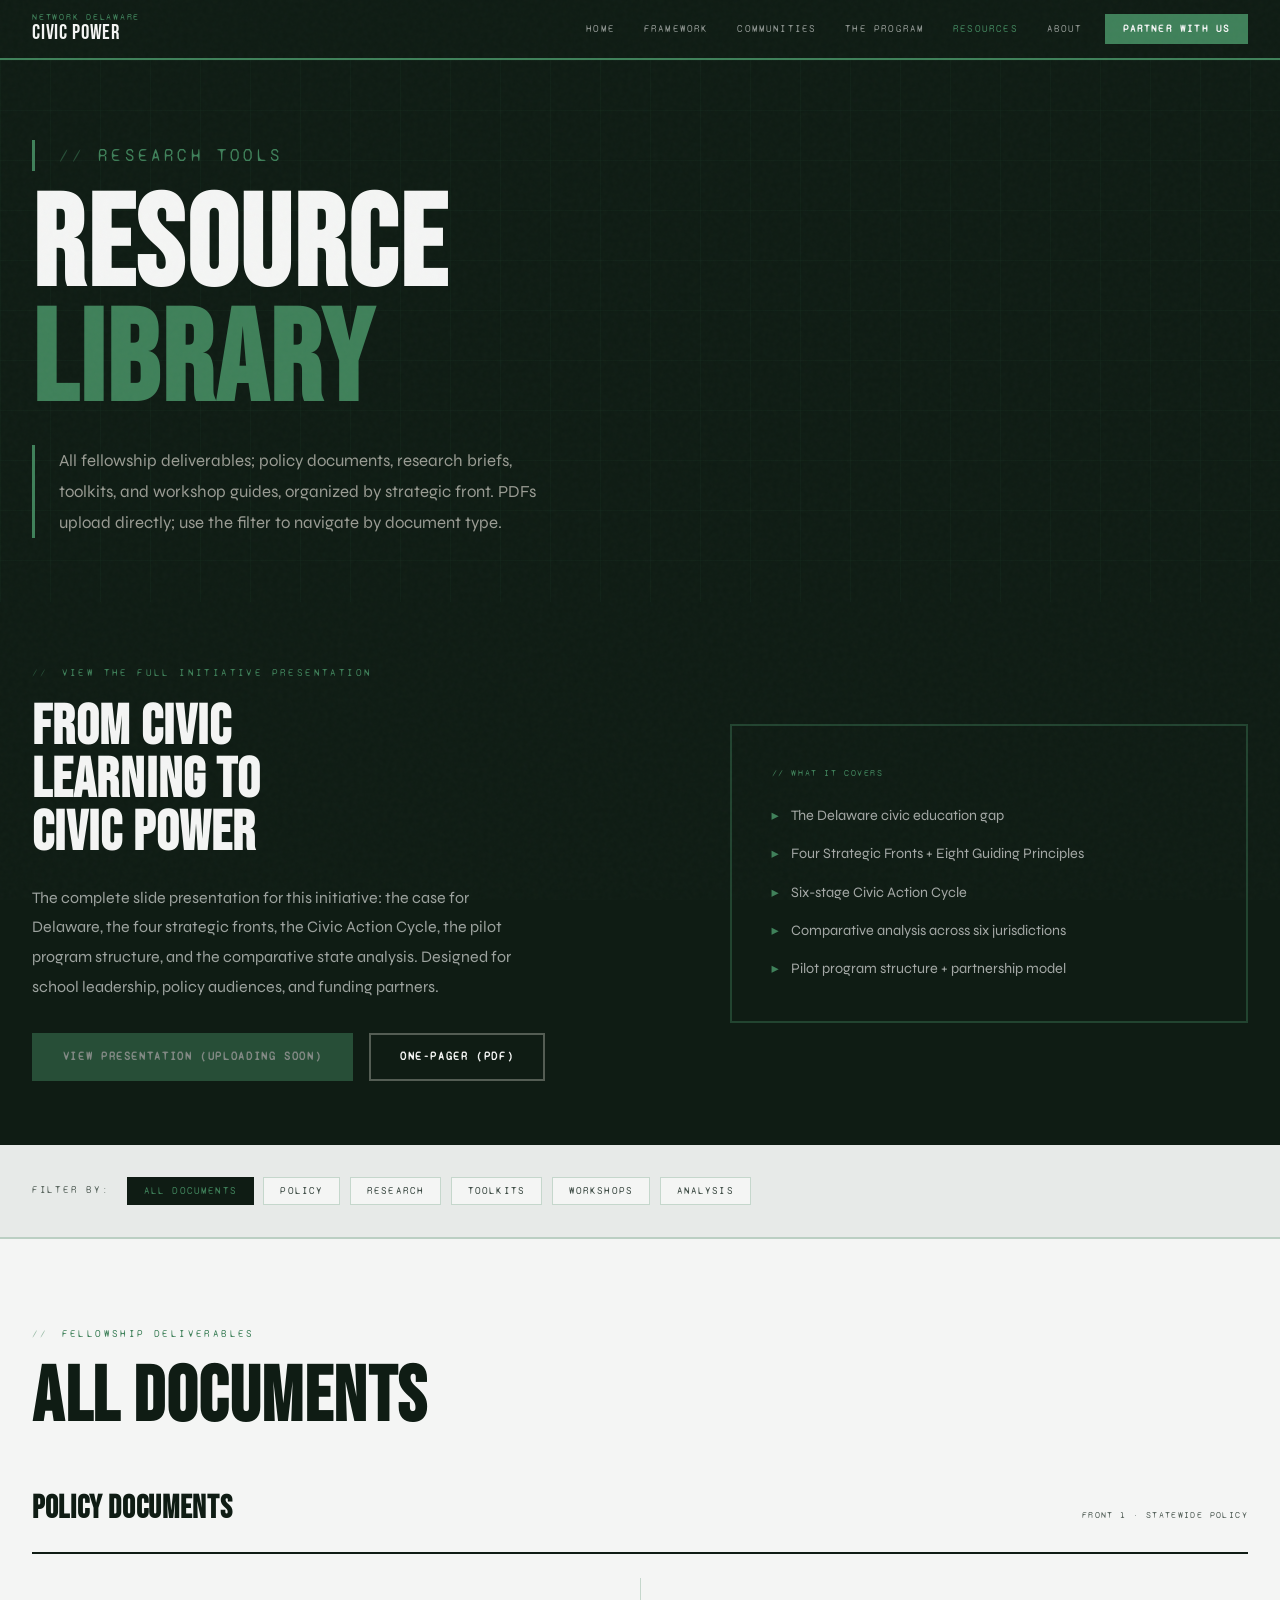
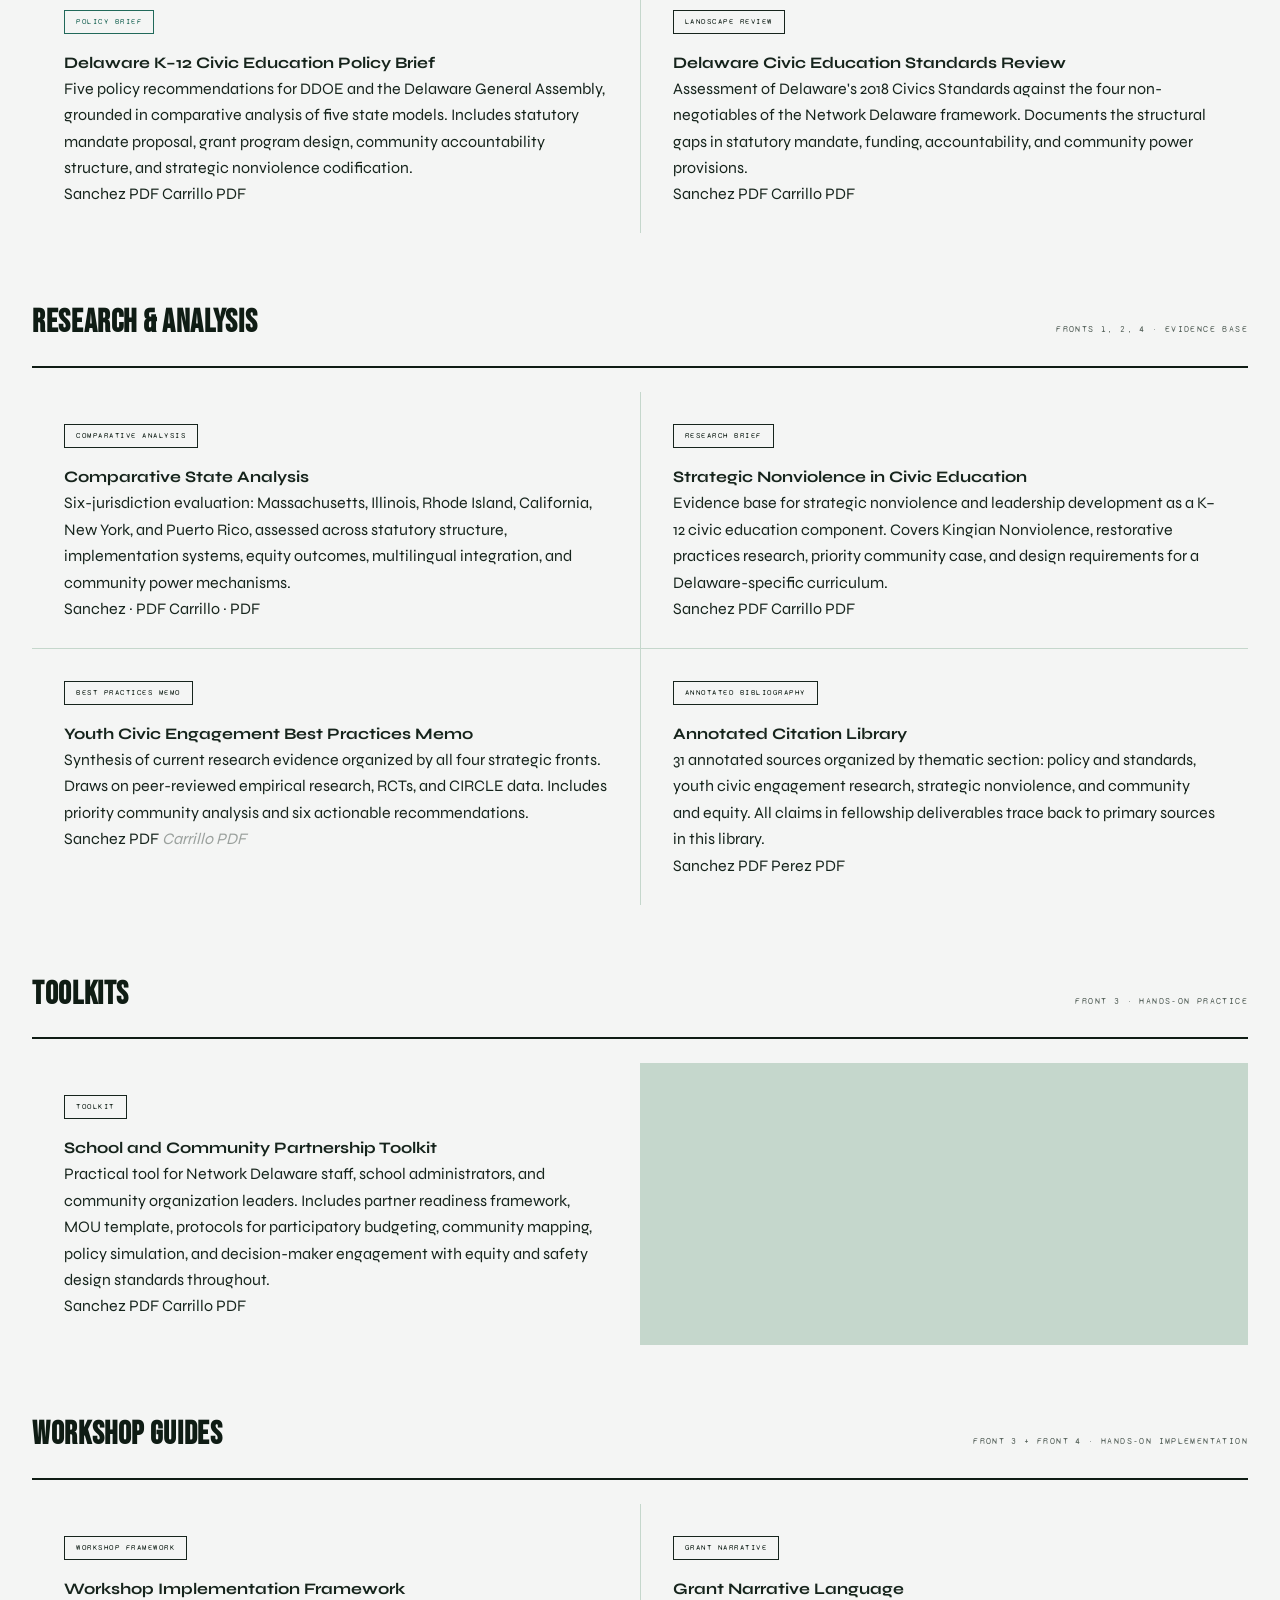
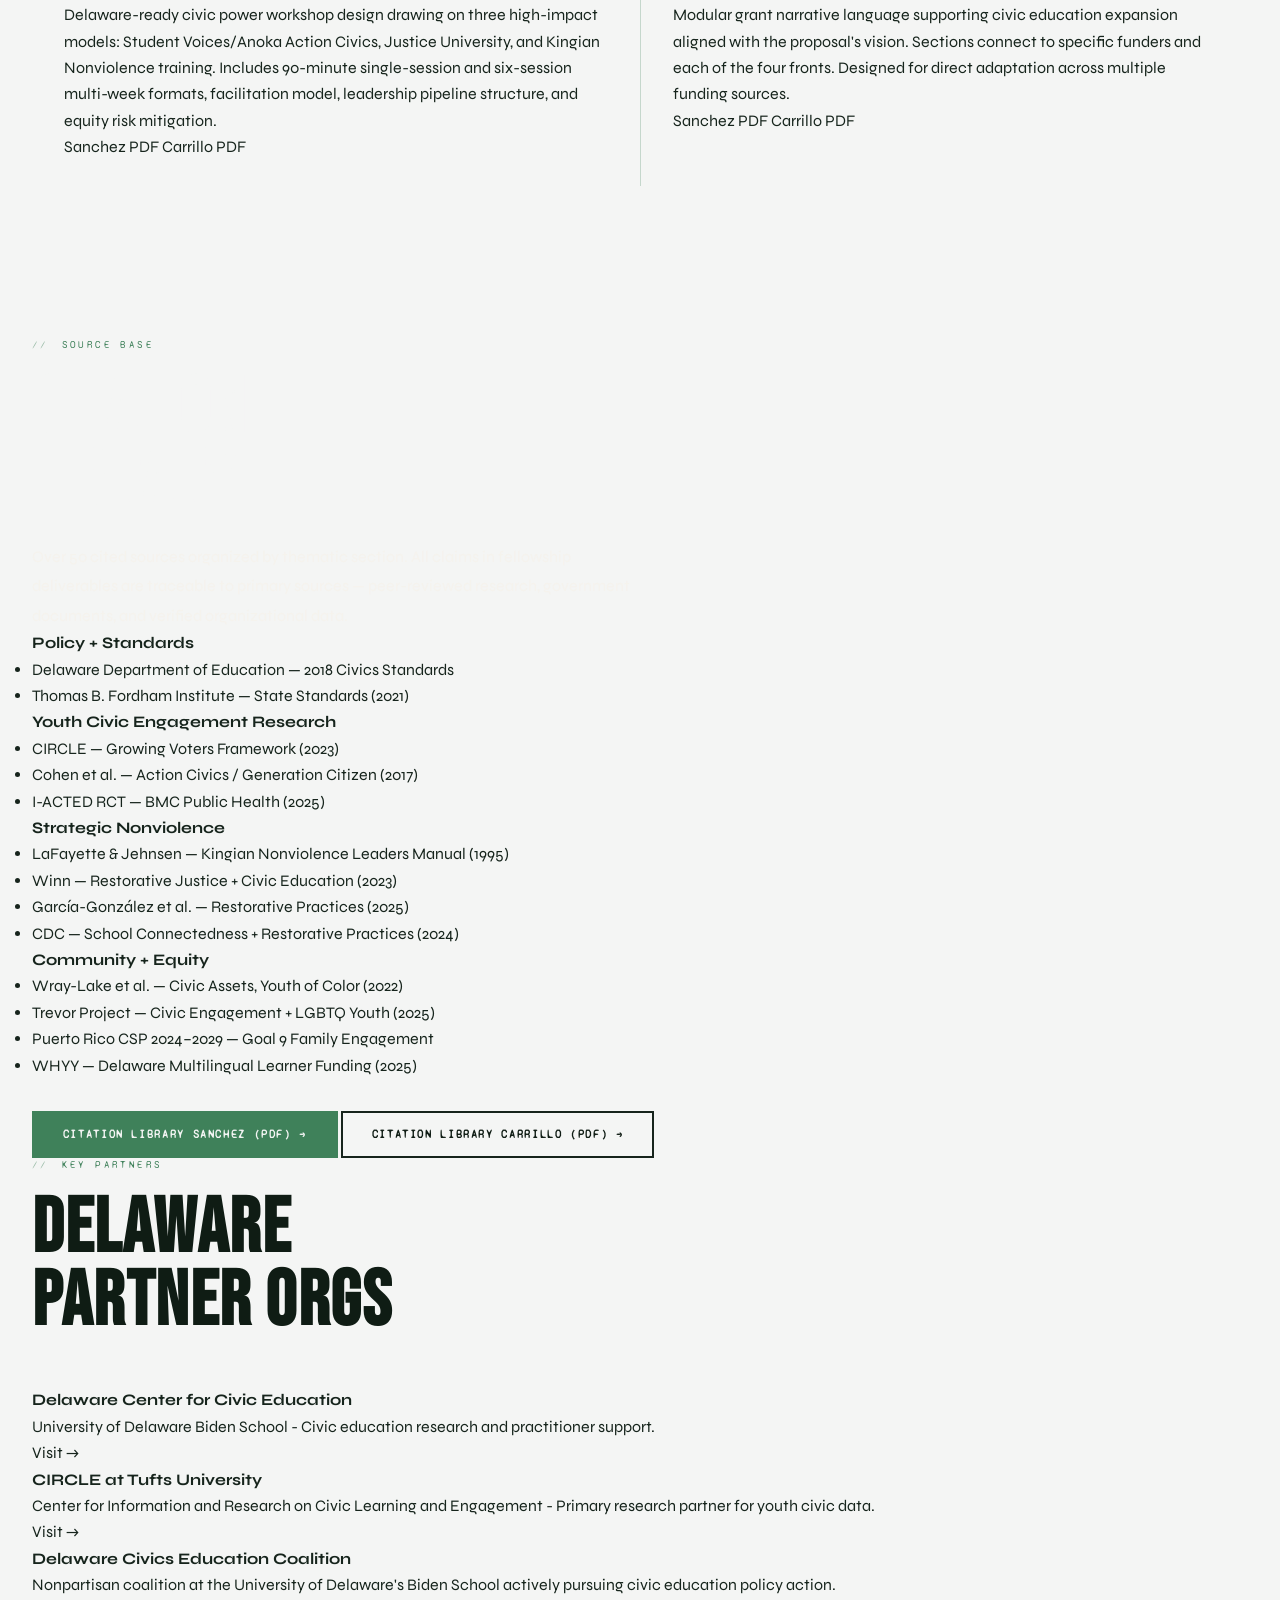
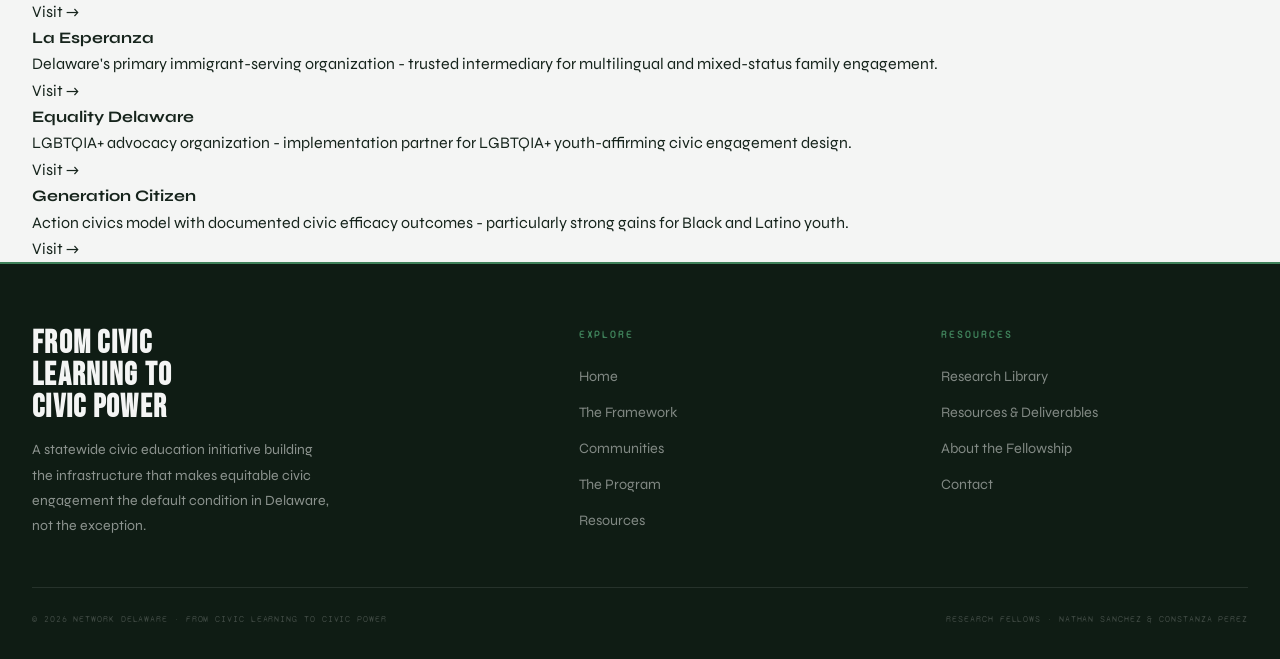
<file: resources.html>
<!DOCTYPE html>
<html lang="en">
<head>
  <meta charset="UTF-8">
  <meta name="viewport" content="width=device-width, initial-scale=1.0">
  <meta name="description" content="Research library, toolkits, policy documents, and workshop guides — all deliverables from the From Civic Learning to Civic Power fellowship.">
  <title>Resources | From Civic Learning to Civic Power</title>
  <link rel="stylesheet" href="styles/main.css">
  <style>
    

    /* FILTER BAR */
    .filter-wrap { background: var(--paper-dk); padding: 2rem 0; border-bottom: 2px solid var(--border); }
    .filter-inner { display: flex; align-items: center; gap: 0.6rem; flex-wrap: wrap; }
    .filter-label {
      font-family: var(--font-mono); font-size: 0.6rem;
      letter-spacing: 0.18em; text-transform: uppercase; color: var(--gray-lt);
      margin-right: 0.5rem;
    }
    .filter-btn {
      padding: 0.45rem 1rem; border: 1px solid var(--border);
      font-family: var(--font-mono); font-size: 0.6rem;
      letter-spacing: 0.12em; text-transform: uppercase;
      background: var(--white); color: var(--gray); cursor: pointer;
      transition: all 0.2s;
    }
    .filter-btn:hover { border-color: var(--gold); color: var(--gold); }
    .filter-btn.active { background: var(--black); color: var(--gold); border-color: var(--black); }

    /* DOCUMENTS SECTION */
    .docs-wrap { background: var(--paper); padding: 5.5rem 0; }
    .docs-section { margin-bottom: 4rem; }
    .docs-section-header {
      display: flex; align-items: baseline; justify-content: space-between;
      gap: 2rem; margin-bottom: 1.5rem; padding-bottom: 1rem;
      border-bottom: 2px solid var(--black);
    }
    .docs-section-header h3 {
      font-family: var(--font-display); font-size: 2rem;
      color: var(--black); letter-spacing: 0.02em;
    }
    .docs-section-header span {
      font-family: var(--font-mono); font-size: 0.58rem;
      letter-spacing: 0.15em; text-transform: uppercase; color: var(--gray-lt);
    }
    .docs-grid { display: grid; grid-template-columns: repeat(2,1fr); gap: 1px; background: var(--border); }
    .doc-card {
      background: var(--white); padding: 2rem 2rem 1.6rem;
      display: flex; flex-direction: column; gap: 0;
      transition: background 0.2s;
    }
    .doc-card:hover { background: var(--paper-dk); }
    .doc-card-top { display: flex; align-items: flex-start; justify-content: space-between; gap: 1rem; margin-bottom: 1rem; }
    .doc-type-tag {
      font-family: var(--font-mono); font-size: 0.52rem;
      letter-spacing: 0.18em; text-transform: uppercase;
      padding: 0.25rem 0.7rem; border: 1px solid;
      flex-shrink: 0;
    }
    .tag-policy { color: var(--red); border-color: var(--red); background: rgba(63rgba(33,105,90,0.08); }
rgba(31,107,74,0.08)    .tag-toolkit { color: var(--gold); border-color: var(--gold); background: var(--gold-dim); }
    .tag-analysis { color: #2f6b46; border-color: #2f6b46; background: rgba(47,107,70,0.08); }
    .doc-front {
      font-family: var(--font-mono); font-size: 0.52rem;
      letter-spacing: 0.12em; text-transform: uppercase;
      color: var(--gray-lt);
    }
    .doc-title {
      font-family: var(--font-display); font-size: 1.5rem;
      color: var(--black); line-height: 1.05; margin-bottom: 0.8rem;
      letter-spacing: 0.01em;
    }
    .doc-desc { font-size: 0.88rem; color: var(--gray); line-height: 1.75; flex: 1; }
    .doc-footer {
      display: flex; align-items: center; justify-content: space-between;
      padding-top: 1.2rem; margin-top: 1.2rem;
      border-top: 1px solid var(--border); gap: 1rem; flex-wrap: wrap;
    }
    .doc-meta {
      font-family: var(--font-mono); font-size: 0.55rem;
      letter-spacing: 0.1em; text-transform: uppercase; color: var(--gray-lt);
    }
    .doc-actions { display: flex; gap: 0.5rem; }
    .doc-btn {
      padding: 0.4rem 0.9rem; font-family: var(--font-mono);
      font-size: 0.58rem; letter-spacing: 0.12em; text-transform: uppercase;
      border: 1px solid var(--border); background: transparent;
      color: var(--gray); cursor: pointer; transition: all 0.2s;
      text-decoration: none; display: inline-block;
    }
    .doc-btn:hover { background: var(--black); color: var(--white); border-color: var(--black); }
    .doc-btn.primary { background: var(--black); color: var(--white); border-color: var(--black); }
    .doc-btn.primary:hover { background: var(--gold); color: var(--white); border-color: var(--gold); }

    /* COMING SOON overlay state */
    .doc-card.pending { opacity: 0.6; }
    .doc-card.pending .doc-title { color: var(--gray); }
    .pending-badge {
      font-family: var(--font-mono); font-size: 0.52rem;
      letter-spacing: 0.15em; text-transform: uppercase;
      color: var(--gray-lt); border: 1px dashed var(--border);
      padding: 0.25rem 0.7rem;
    }

    /* CITATION LIBRARY */
    .citation-wrap { background: var(--black); padding: 5.5rem 0; }
    .citation-grid { display: grid; grid-template-columns: 1fr 1fr; gap: 1px; background: var(--border); margin-top: 3rem; }
    .citation-cell { background: rgba(10,10,8,0.9); padding: 2rem; }
    .citation-cell h4 {
      font-family: var(--font-display); font-size: 1.4rem;
      color: var(--gold-lt); margin-bottom: 0.8rem; letter-spacing: 0.02em;
    }
    .citation-cell ul { list-style: none; padding: 0; }
    .citation-cell li {
      font-size: 0.88rem; color: rgba(245,240,232,0.5); line-height: 1.7;
      padding: 0.4rem 0; border-bottom: 1px solid rgba(63,129,90,0.1);
    }
    .citation-cell li:last-child { border-bottom: none; }
    .citation-cell li::before { content: '// '; color: var(--gold); opacity: 0.6; }

    /* PARTNER ORGS */
    .partners-wrap { background: var(--paper-dk); padding: 5.5rem 0; }
    .partners-grid { display: grid; grid-template-columns: repeat(3,1fr); gap: 1px; background: var(--border); margin-top: 3rem; }
    .partner-cell { background: var(--white); padding: 2rem; transition: background 0.2s; }
    .partner-cell:hover { background: var(--gold-dim); }
    .partner-cell h4 { font-family: var(--font-display); font-size: 1.2rem; color: var(--black); margin-bottom: 0.4rem; letter-spacing: 0.01em; }
    .partner-cell p { font-size: 0.88rem; color: var(--gray); line-height: 1.7; }
    .partner-cell a { color: var(--gold); font-size: 0.82rem; font-family: var(--font-mono); letter-spacing: 0.08em; text-transform: uppercase; }
    .partner-cell a:hover { text-decoration: underline; }

    @media (max-width: 860px) {
      .docs-grid { grid-template-columns: 1fr; }
      .citation-grid { grid-template-columns: 1fr; }
      .partners-grid { grid-template-columns: 1fr 1fr; }
    }
    @media (max-width: 600px) {
      .partners-grid { grid-template-columns: 1fr; }
    }
  </style>
</head>
<body>
  <div id="nav-placeholder"></div>
  <main id="main">

    <section class="page-hero" aria-labelledby="resources-heading">
      <div class="hero-grid" aria-hidden="true"></div>
      <div class="container hero-inner">
        <p class="section-label" style="color:var(--gold)">Research Tools</p>
        <h1 id="resources-heading">RESOURCE<br><em>LIBRARY</em></h1>
        <p>All fellowship deliverables; policy documents, research briefs, toolkits, and workshop guides, organized by strategic front. PDFs upload directly; use the filter to navigate by document type.</p>
      </div>
    </section>

    <!-- FILTER BAR -->

    <!-- ── INITIATIVE PRESENTATION ────────────────────────── -->
    <section style="background:var(--black);padding:4rem 0;" aria-labelledby="pres-heading">
      <div class="container">
        <div style="display:grid;grid-template-columns:1.1fr 0.9fr;gap:4rem;align-items:center;">
          <div>
            <p class="section-label" style="color:var(--gold)">View the Full Initiative Presentation</p>
            <h2 class="section-title reveal" id="pres-heading" style="color:var(--white);font-size:clamp(2rem,5vw,3.5rem)">FROM CIVIC<br>LEARNING TO<br>CIVIC POWER</h2>
            <p class="reveal" style="color:rgba(244,245,244,0.62);line-height:1.85;margin-bottom:2rem;max-width:500px">The complete slide presentation for this initiative: the case for Delaware, the four strategic fronts, the Civic Action Cycle, the pilot program structure, and the comparative state analysis. Designed for school leadership, policy audiences, and funding partners.</p>
            <div style="display:flex;gap:1rem;flex-wrap:wrap;" class="reveal">
              <a href="presentation.html" class="btn btn-gold" target="_blank" rel="noopener" aria-disabled="true" style="opacity:0.5;pointer-events:none">View Presentation (Uploading Soon)</a>
              <a href="docs/initiative-overview.pdf" class="btn btn-ghost" target="_blank" rel="noopener">One-Pager (PDF)</a>
            </div>
          </div>
          <div class="reveal reveal-delay-1" style="border:2px solid rgba(63,129,90,0.4);padding:2.5rem;">
            <p style="font-family:var(--font-mono);font-size:0.55rem;letter-spacing:0.18em;text-transform:uppercase;color:var(--gold);margin-bottom:1.5rem">// What It Covers</p>
            <ul style="list-style:none;display:flex;flex-direction:column;gap:0.9rem;">
              <li style="font-size:0.9rem;color:rgba(244,245,244,0.65);padding-left:1.2rem;position:relative"><span style="position:absolute;left:0;color:var(--gold)">&#9656;</span>The Delaware civic education gap</li>
              <li style="font-size:0.9rem;color:rgba(244,245,244,0.65);padding-left:1.2rem;position:relative"><span style="position:absolute;left:0;color:var(--gold)">&#9656;</span>Four Strategic Fronts + Eight Guiding Principles</li>
              <li style="font-size:0.9rem;color:rgba(244,245,244,0.65);padding-left:1.2rem;position:relative"><span style="position:absolute;left:0;color:var(--gold)">&#9656;</span>Six-stage Civic Action Cycle</li>
              <li style="font-size:0.9rem;color:rgba(244,245,244,0.65);padding-left:1.2rem;position:relative"><span style="position:absolute;left:0;color:var(--gold)">&#9656;</span>Comparative analysis across six jurisdictions</li>
              <li style="font-size:0.9rem;color:rgba(244,245,244,0.65);padding-left:1.2rem;position:relative"><span style="position:absolute;left:0;color:var(--gold)">&#9656;</span>Pilot program structure + partnership model</li>
            </ul>
          </div>
        </div>
      </div>
    </section>

    <div class="filter-wrap" id="toolkits">
      <div class="container">
        <div class="filter-inner">
          <span class="filter-label">Filter by:</span>
          <button class="filter-btn active" data-filter="all" onclick="filterDocs('all',this)">All Documents</button>
          <button class="filter-btn" data-filter="policy" onclick="filterDocs('policy',this)">Policy</button>
          <button class="filter-btn" data-filter="research" onclick="filterDocs('research',this)">Research</button>
          <button class="filter-btn" data-filter="toolkit" onclick="filterDocs('toolkit',this)">Toolkits</button>
          <button class="filter-btn" data-filter="workshop" onclick="filterDocs('workshop',this)">Workshops</button>
          <button class="filter-btn" data-filter="analysis" onclick="filterDocs('analysis',this)">Analysis</button>
        </div>
      </div>
    </div>

    <!-- DOCUMENTS -->
    <section class="docs-wrap" aria-labelledby="docs-heading" id="workshops">
      <div class="container">
        <p class="section-label reveal">Fellowship Deliverables</p>
        <h2 class="section-title reveal" id="docs-heading" style="margin-bottom:3rem">ALL DOCUMENTS</h2>

        <!-- POLICY -->
        <div class="docs-section" data-section="policy">
          <div class="docs-section-header">
            <h3>POLICY DOCUMENTS</h3>
            <span>Front 1 · Statewide Policy</span>
          </div>
          <div class="docs-grid">
            <div class="doc-card reveal" data-type="policy">
              <div class="doc-card-top">
                <span class="doc-type-tag tag-policy">Policy Brief</span>
              </div>
              <h4 class="doc-title">Delaware K–12 Civic Education Policy Brief</h4>
              <p class="doc-desc">Five policy recommendations for DDOE and the Delaware General Assembly, grounded in comparative analysis of five state models. Includes statutory mandate proposal, grant program design, community accountability structure, and strategic nonviolence codification.</p>
              <div class="doc-footer">
                <div class="doc-actions">
                 
                  <a href="docs/policy-brief.pdf" class="doc-btn primary" target="_blank" rel="noopener">Sanchez PDF</a>
                  <a href="docs/policy-brief-perez.pdf" class="doc-btn primary" target="_blank" rel="noopener">Carrillo PDF</a>
                </div>
              </div>
            </div>
            <div class="doc-card reveal reveal-delay-1" data-type="analysis">
              <div class="doc-card-top">
                <span class="doc-type-tag tag-analysis">Landscape Review</span>
              </div>
              <h4 class="doc-title">Delaware Civic Education Standards Review</h4>
              <p class="doc-desc">Assessment of Delaware's 2018 Civics Standards against the four non-negotiables of the Network Delaware framework. Documents the structural gaps in statutory mandate, funding, accountability, and community power provisions.</p>
              <div class="doc-footer">
                <div class="doc-actions">
                  <a href="docs/standards-review.pdf" class="doc-btn primary" target="_blank" rel="noopener">Sanchez PDF</a>
                  <a href="docs/standards-review-perez.pdf" class="doc-btn primary" target="_blank" rel="noopener">Carrillo PDF</a>
                </div>
              </div>
            </div>
          </div>
        </div>

        <!-- ANALYSIS -->
        <div class="docs-section" data-section="analysis">
          <div class="docs-section-header">
            <h3>RESEARCH &amp; ANALYSIS</h3>
            <span>Fronts 1, 2, 4 · Evidence Base</span>
          </div>
          <div class="docs-grid">
            <div class="doc-card reveal" data-type="analysis">
              <div class="doc-card-top">
                <span class="doc-type-tag tag-analysis">Comparative Analysis</span>
              </div>
              <h4 class="doc-title">Comparative State Analysis</h4>
              <p class="doc-desc">Six-jurisdiction evaluation: Massachusetts, Illinois, Rhode Island, California, New York, and Puerto Rico, assessed across statutory structure, implementation systems, equity outcomes, multilingual integration, and community power mechanisms.</p>
              <div class="doc-footer">
                <div class="doc-actions">
                  <a href="docs/comparative-analysis.pdf" class="doc-btn primary" target="_blank" rel="noopener">Sanchez &middot; PDF</a>
                  <a href="docs/comparative-analysis-perez.pdf" class="doc-btn primary" target="_blank" rel="noopener">Carrillo &middot; PDF</a>
                </div>
              </div>
            </div>
            <div class="doc-card reveal reveal-delay-1" data-type="research">
              <div class="doc-card-top">
                <span class="doc-type-tag tag-research">Research Brief</span>
              </div>
              <h4 class="doc-title">Strategic Nonviolence in Civic Education</h4>
              <p class="doc-desc">Evidence base for strategic nonviolence and leadership development as a K–12 civic education component. Covers Kingian Nonviolence, restorative practices research, priority community case, and design requirements for a Delaware-specific curriculum.</p>
              <div class="doc-footer">
                <div class="doc-actions">
                  <a href="docs/strategic-nonviolence.pdf" class="doc-btn primary" target="_blank" rel="noopener">Sanchez PDF</a>
                  <a href="docs/strategic-nonviolence-perez.pdf" class="doc-btn primary" target="_blank" rel="noopener">Carrillo PDF</a>
                </div>
              </div>
            </div>
            <div class="doc-card reveal" data-type="research">
              <div class="doc-card-top">
                <span class="doc-type-tag tag-research">Best Practices Memo</span>
              </div>
              <h4 class="doc-title">Youth Civic Engagement Best Practices Memo</h4>
              <p class="doc-desc">Synthesis of current research evidence organized by all four strategic fronts. Draws on peer-reviewed empirical research, RCTs, and CIRCLE data. Includes priority community analysis and six actionable recommendations.</p>
              <div class="doc-footer">
                <div class="doc-actions">
                  <a href="docs/youth-civic-engagement.pdf" class="doc-btn primary" target="_blank" rel="noopener">Sanchez PDF</a>
                  <span class="doc-btn primary" style="opacity:0.4;cursor:not-allowed;pointer-events:none;font-style:italic" aria-disabled="true">Carrillo PDF</span>
                </div>
              </div>
            </div>
          <div class="doc-card reveal" data-type="research">
              <div class="doc-card-top">
                <span class="doc-type-tag tag-research">Annotated Bibliography</span>
              </div>
              <h4 class="doc-title">Annotated Citation Library</h4>
              <p class="doc-desc">31 annotated sources organized by thematic section: policy and standards, youth civic engagement research, strategic nonviolence, and community and equity. All claims in fellowship deliverables trace back to primary sources in this library.</p>
              <div class="doc-footer">
                <div class="doc-actions">
                  <a href="docs/annotated_bibliography.pdf" class="doc-btn primary" target="_blank" rel="noopener">Sanchez PDF</a>
                  <a href="docs/citation-library-perez.pdf" class="doc-btn primary" target="_blank" rel="noopener">Perez PDF</a>
                </div>
              </div>
            </div>
          </div>
        </div>

        <!-- TOOLKITS -->
        <div class="docs-section" data-section="toolkit">
          <div class="docs-section-header">
            <h3>TOOLKITS</h3>
            <span>Front 3 · Hands-On Practice</span>
          </div>
          <div class="docs-grid">
            <div class="doc-card reveal" data-type="toolkit">
              <div class="doc-card-top">
                <span class="doc-type-tag tag-toolkit">Toolkit</span>
              </div>
              <h4 class="doc-title">School and Community Partnership Toolkit</h4>
              <p class="doc-desc">Practical tool for Network Delaware staff, school administrators, and community organization leaders. Includes partner readiness framework, MOU template, protocols for participatory budgeting, community mapping, policy simulation, and decision-maker engagement with equity and safety design standards throughout.</p>
              <div class="doc-footer">
                <div class="doc-actions">
                  <a href="docs/partnership-toolkit.pdf" class="doc-btn primary" target="_blank" rel="noopener">Sanchez PDF</a>
                  <a href="docs/partnership-toolkit-perez.pdf" class="doc-btn primary" target="_blank" rel="noopener">Carrillo PDF</a>
                </div>
              </div>
            </div>
          </div>
        </div>

        <!-- WORKSHOP -->
        <div class="docs-section" data-section="workshop" id="workshops-section">
          <div class="docs-section-header">
            <h3>WORKSHOP GUIDES</h3>
            <span>Front 3 + Front 4 · Hands-On Implementation</span>
          </div>
          <div class="docs-grid">
            <div class="doc-card reveal" data-type="workshop">
              <div class="doc-card-top">
                <span class="doc-type-tag tag-workshop">Workshop Framework</span>
              </div>
              <h4 class="doc-title">Workshop Implementation Framework</h4>
              <p class="doc-desc">Delaware-ready civic power workshop design drawing on three high-impact models: Student Voices/Anoka Action Civics, Justice University, and Kingian Nonviolence training. Includes 90-minute single-session and six-session multi-week formats, facilitation model, leadership pipeline structure, and equity risk mitigation.</p>
              <div class="doc-footer">
  
                <div class="doc-actions">
                  <a href="docs/workshop-framework.pdf" class="doc-btn primary" target="_blank" rel="noopener">Sanchez PDF</a>
                  <a href="docs/workshop-framework-perez.pdf" class="doc-btn primary" target="_blank" rel="noopener">Carrillo PDF</a>
                </div>
              </div>
            </div>
            <div class="doc-card reveal reveal-delay-1" data-type="workshop">
              <div class="doc-card-top">
                <span class="doc-type-tag tag-workshop">Grant Narrative</span>
              </div>
              <h4 class="doc-title">Grant Narrative Language</h4>
              <p class="doc-desc">Modular grant narrative language supporting civic education expansion aligned with the proposal's vision. Sections connect to specific funders and each of the four fronts. Designed for direct adaptation across multiple funding sources.</p>
              <div class="doc-footer">
                <div class="doc-actions">
                  <a href="docs/grant_narrative_writing.pdf" class="doc-btn primary" target="_blank" rel="noopener">Sanchez PDF</a>
                  <a href="docs/grant-narrative-perez.pdf" class="doc-btn primary" target="_blank" rel="noopener">Carrillo PDF</a>
                </div>
              </div>
            </div>
          </div>
        </div>

      </div>
    </section>

    <!-- CITATION LIBRARY -->
    <section class="citation-wrap" aria-labelledby="citation-heading">
      <div class="container">
        <p class="section-label reveal" style="color:var(--gold)">Source Base</p>
        <h2 class="section-title reveal" id="citation-heading" style="color:var(--white)">CITATION<br>LIBRARY</h2>
        <p class="reveal" style="color:rgba(245,240,232,0.55);line-height:1.85;max-width:600px">Over 50 cited sources organized by thematic section. All claims in fellowship deliverables are traceable to primary sources — peer-reviewed research, government documents, and verified organizational data.</p>
        <div class="citation-grid">
          <div class="citation-cell reveal">
            <h4>Policy + Standards</h4>
            <ul>
              <li>Delaware Department of Education — 2018 Civics Standards</li>
              <li>Thomas B. Fordham Institute — State Standards (2021)</li>
            </ul>
          </div>
          <div class="citation-cell reveal reveal-delay-1">
            <h4>Youth Civic Engagement Research</h4>
            <ul>
              <li>CIRCLE — Growing Voters Framework (2023)</li>
              <li>Cohen et al. — Action Civics / Generation Citizen (2017)</li>
              <li>I-ACTED RCT — BMC Public Health (2025)</li>
            </ul>
          </div>
          <div class="citation-cell reveal">
            <h4>Strategic Nonviolence</h4>
            <ul>
              <li>LaFayette &amp; Jehnsen — Kingian Nonviolence Leaders Manual (1995)</li>
              <li>Winn — Restorative Justice + Civic Education (2023)</li>
              <li>García-González et al. — Restorative Practices (2025)</li>
              <li>CDC — School Connectedness + Restorative Practices (2024)</li>
            </ul>
          </div>
          <div class="citation-cell reveal reveal-delay-1">
            <h4>Community + Equity</h4>
            <ul>
              <li>Wray-Lake et al. — Civic Assets, Youth of Color (2022)</li>
              <li>Trevor Project — Civic Engagement + LGBTQ Youth (2025)</li>
              <li>Puerto Rico CSP 2024–2029 — Goal 9 Family Engagement</li>
              <li>WHYY — Delaware Multilingual Learner Funding (2025)</li>
            </ul>
          </div>
        </div>
        <div style="margin-top:2rem">
          <a href="docs/annotated_bibliography.pdf" class="btn btn-gold" target="_blank" rel="noopener">Citation Library Sanchez (PDF) →</a>
          <a href="docs/citation-library-perez.pdf" class="btn btn-outline" target="_blank" rel="noopener">Citation Library Carrillo (PDF) →</a>
        </div>
      </div>
    </section>

    <!-- PARTNER ORGANIZATIONS -->
    <section class="partners-wrap" aria-labelledby="partners-heading">
      <div class="container">
        <p class="section-label reveal">Key Partners</p>
        <h2 class="section-title reveal" id="partners-heading" style="margin-bottom:3rem">DELAWARE<br>PARTNER ORGS</h2>
        <div class="partners-grid">
          <div class="partner-cell reveal">
            <h4>Delaware Center for Civic Education</h4>
            <p>University of Delaware Biden School - Civic education research and practitioner support.</p>
            <a href="https://udel.edu/academics/colleges/biden-school/research-public-service/ipa/public-service/dcce/" target="_blank" rel="noopener">Visit →</a>
          </div>
          <div class="partner-cell reveal reveal-delay-1">
            <h4>CIRCLE at Tufts University</h4>
            <p>Center for Information and Research on Civic Learning and Engagement - Primary research partner for youth civic data.</p>
            <a href="https://circle.tufts.edu" target="_blank" rel="noopener">Visit →</a>
          </div>
          <div class="partner-cell reveal reveal-delay-2">
            <h4>Delaware Civics Education Coalition</h4>
            <p>Nonpartisan coalition at the University of Delaware's Biden School actively pursuing civic education policy action.</p>
            <a href="https://udel.edu" target="_blank" rel="noopener">Visit →</a>
          </div>
          <div class="partner-cell reveal">
            <h4>La Esperanza</h4>
            <p>Delaware's primary immigrant-serving organization - trusted intermediary for multilingual and mixed-status family engagement.</p>
            <a href="https://la-esperanza.org" target="_blank" rel="noopener">Visit →</a>
          </div>
          <div class="partner-cell reveal reveal-delay-1">
            <h4>Equality Delaware</h4>
            <p>LGBTQIA+ advocacy organization - implementation partner for LGBTQIA+ youth-affirming civic engagement design.</p>
            <a href="https://equalitydelaware.org" target="_blank" rel="noopener">Visit →</a>
          </div>
          <div class="partner-cell reveal reveal-delay-2">
            <h4>Generation Citizen</h4>
            <p>Action civics model with documented civic efficacy outcomes - particularly strong gains for Black and Latino youth.</p>
            <a href="https://generationcitizen.org" target="_blank" rel="noopener">Visit →</a>
          </div>
        </div>
      </div>
    </section>

  </main>
  <div id="footer-placeholder"></div>
  <script src="scripts/main.js"></script>
  <script>
    function filterDocs(type, btn) {
      document.querySelectorAll('.filter-btn').forEach(b => b.classList.remove('active'));
      btn.classList.add('active');
      document.querySelectorAll('.doc-card').forEach(card => {
        if (type === 'all') {
          card.style.display = '';
        } else {
          card.style.display = card.dataset.type === type ? '' : 'none';
        }
      });
      // Hide empty sections
      document.querySelectorAll('.docs-section').forEach(section => {
        if (type === 'all') { section.style.display = ''; return; }
        const visible = section.querySelectorAll(`.doc-card[data-type="${type}"]`);
        section.style.display = visible.length ? '' : 'none';
      });
    }
  </script>
</body>
</html>
</file>
<file: styles/main.css>
/* ============================================================
   FROM CIVIC LEARNING TO CIVIC POWER — Network Delaware
   Revamped Stylesheet — Civic Activist Aesthetic
   ============================================================ */

@import url('https://fonts.googleapis.com/css2?family=Bebas+Neue&family=Syne:wght@400;500;600;700;800&family=Syne+Mono&family=Libre+Baskerville:ital,wght@0,400;0,700;1,400&display=swap');

/* ── TOKENS ─────────────────────────────────────────────── */
:root {
  --black:        #0f1c14;
  --ink:          #16241c;
  --gray:         #3f4d46;
  --gray-lt:      #5a665f;
  --gold:         #3f815a;
  --gold-lt:      #5aa17a;
  --gold-dim:     rgba(63,129,90,0.14);
  --red:          #21695a;
  --red-dim:      rgba(33,105,90,0.12);
  --paper:        #f4f5f4;
  --paper-dk:     #e7eae8;
  --white:        #f4f5f4;
  --border:       rgba(63,129,90,0.26);
  --border-str:   rgba(63,129,90,0.55);
  --silver:       #c4ccce;
  --silver-lt:    #e7eaeb;
  
  --shadow:       0 6px 32px rgba(15,28,20,0.22);
  --shadow-lg:    0 16px 56px rgba(15,28,20,0.32);
  --radius:       2px;
  
  --font-display: 'Bebas Neue', 'Impact', sans-serif;
  --font-body:    'Syne', system-ui, sans-serif;
  --font-serif:   'Libre Baskerville', Georgia, serif;
  --font-mono:    'Syne Mono', 'Courier New', monospace;
  --ease-out:     cubic-bezier(0.22, 1, 0.36, 1);
}

/* ── RESET ──────────────────────────────────────────────── */
*, *::before, *::after { box-sizing: border-box; margin: 0; padding: 0; }
html { scroll-behavior: smooth; font-size: 16px; }
body {
  font-family: var(--font-body);
  background: var(--paper);
  color: var(--ink);
  line-height: 1.65;
  font-weight: 400;
  -webkit-font-smoothing: antialiased;
  cursor: default;
}
img, video { max-width: 100%; display: block; }
a { color: inherit; text-decoration: none; }
button { font-family: inherit; cursor: pointer; border: none; background: none; }

/* ── NOISE TEXTURE ──────────────────────────────────────── */
body::after {
  content: '';
  position: fixed;
  inset: 0;
  pointer-events: none;
  z-index: 9999;
  opacity: 0.025;
  background-image: url("data:image/svg+xml,%3Csvg viewBox='0 0 200 200' xmlns='http://www.w3.org/2000/svg'%3E%3Cfilter id='n'%3E%3CfeTurbulence type='fractalNoise' baseFrequency='0.9' numOctaves='4' stitchTiles='stitch'/%3E%3C/filter%3E%3Crect width='100%25' height='100%25' filter='url(%23n)'/%3E%3C/svg%3E");
}

/* ── SKIP LINK ──────────────────────────────────────────── */
.skip-link {
  position: absolute; top: -100%; left: 1rem;
  background: var(--black); color: var(--gold);
  padding: 0.5rem 1rem; font-size: 0.85rem; z-index: 9999;
  transition: top 0.2s;
}
.skip-link:focus { top: 1rem; }

/* ── NAV ─────────────────────────────────────────────────── */
#site-nav {
  position: sticky; top: 0; z-index: 800;
  background: var(--black);
  border-bottom: 2px solid var(--gold);
}
.nav-inner {
  max-width: 1280px; margin: 0 auto; padding: 0 2rem;
  display: flex; align-items: center; justify-content: space-between;
  height: 58px;
}
.nav-brand { display: flex; flex-direction: column; line-height: 1.1; }
.nav-brand-top {
  font-family: var(--font-mono); font-size: 0.55rem;
  letter-spacing: 0.2em; text-transform: uppercase; color: var(--gold);
}
.nav-brand-main {
  font-family: var(--font-display); font-size: 1.3rem;
  color: var(--white); letter-spacing: 0.04em;
}
.nav-links {
  display: flex; align-items: center; gap: 0; list-style: none;
}
.nav-links a {
  display: block; padding: 0.4rem 0.9rem;
  font-family: var(--font-mono); font-size: 0.62rem;
  letter-spacing: 0.12em; text-transform: uppercase;
  color: rgba(244,245,244,0.55);
  transition: color 0.18s;
}
.nav-links a:hover { color: var(--gold); }
.nav-links a[aria-current="page"] { color: var(--gold); }
.nav-cta {
  background: var(--gold) !important;
  color: var(--white) !important;
  font-weight: 700 !important;
  padding: 0.4rem 1.1rem !important;
  margin-left: 0.5rem;
}
.nav-cta:hover { background: var(--gold-lt) !important; }
.nav-toggle {
  display: none; flex-direction: column; gap: 5px;
  padding: 6px; background: none; border: none;
}
.nav-toggle span {
  width: 22px; height: 2px; background: var(--white);
  border-radius: 2px; transition: all 0.3s; display: block;
}
.nav-toggle[aria-expanded="true"] span:nth-child(1) { transform: rotate(45deg) translate(5px,5px); }
.nav-toggle[aria-expanded="true"] span:nth-child(2) { opacity: 0; }
.nav-toggle[aria-expanded="true"] span:nth-child(3) { transform: rotate(-45deg) translate(5px,-5px); }

/* ── LAYOUT ─────────────────────────────────────────────── */
.container { max-width: 1280px; margin: 0 auto; padding: 0 2rem; }
.section-pad { padding: 5.5rem 0; }
.section-pad-sm { padding: 3.5rem 0; }
.section-label {
  font-family: var(--font-mono); font-size: 0.6rem;
  letter-spacing: 0.25em; text-transform: uppercase;
  color: var(--gold); display: flex; align-items: center;
  gap: 0.8rem; margin-bottom: 1.2rem;
}
.section-label::before { content: '//'; opacity: 0.5; }
.section-title {
  font-family: var(--font-display);
  font-size: clamp(2.8rem, 6vw, 5.5rem);
  line-height: 0.95; color: var(--black);
  margin-bottom: 1.4rem; letter-spacing: 0.02em;
}
.section-title em { color: var(--gold); font-style: normal; }
.section-title .red { color: var(--red); }
.section-body {
  font-size: 1.05rem; color: var(--gray);
  max-width: 620px; line-height: 1.85;
}
.divider { height: 2px; background: var(--border); }
.divider-gold { height: 2px; background: var(--gold); }

/* ── BUTTONS ─────────────────────────────────────────────── */
.btn {
  display: inline-flex; align-items: center; gap: 0.5rem;
  padding: 0.8rem 1.8rem;
  font-family: var(--font-mono); font-size: 0.68rem;
  font-weight: 700; letter-spacing: 0.15em;
  text-transform: uppercase;
  border: 2px solid transparent;
  transition: all 0.2s;
  cursor: pointer;
}
.btn-gold {
  background: var(--gold);
  color: var(--white);
  border-color: var(--gold);
}
.btn-gold:hover {
  background: var(--gold-lt);
  border-color: var(--gold-lt);
}
.btn-black {
  background: var(--black); color: var(--gold);
  border-color: var(--black);
}
.btn-black:hover { background: var(--ink); }
.btn-outline {
  background: transparent; color: var(--black);
  border-color: var(--ink);
}
.btn-outline:hover {
  background: var(--black); color: var(--gold);
  border-color: var(--black);
}
.btn-ghost {
  background: transparent; color: var(--white);
  border-color: rgba(244,245,244,0.3);
}
.btn-ghost:hover {
  border-color: var(--gold);
  color: var(--gold);
}
.btn-red {
  background: var(--red); color: var(--white);
  border-color: var(--red);
}
.btn-red:hover { background: #1a5448; }

/* ── CARDS ──────────────────────────────────────────────── */
.card {
  background: var(--white);
  border: 1px solid var(--border);
  padding: 2rem;
  transition: transform 0.25s var(--ease-out), box-shadow 0.25s;
}
.card:hover {
  transform: translateY(-4px);
  box-shadow: var(--shadow);
}
.card h3 {
  font-family: var(--font-display); font-size: 1.6rem;
  color: var(--black); margin-bottom: 0.6rem;
  letter-spacing: 0.02em;
}
.card p {
  font-size: 0.92rem; color: var(--gray);
  line-height: 1.75;
}

/* ── BADGE ──────────────────────────────────────────────── */
.badge {
  display: inline-block; padding: 0.2rem 0.7rem;
  font-family: var(--font-mono); font-size: 0.55rem;
  letter-spacing: 0.15em; text-transform: uppercase;
  border: 1px solid; border-radius: 0;
}
.badge-gold {
  color: var(--gold); border-color: var(--gold);
  background: var(--gold-dim);
}
.badge-red {
  color: var(--red); border-color: var(--red);
  background: var(--red-dim);
}
.badge-black {
  color: var(--white); border-color: var(--white);
  background: var(--black);
}

/* ── SCROLL REVEAL ──────────────────────────────────────── */
.reveal {
  opacity: 0; transform: translateY(24px);
  transition: opacity 0.65s var(--ease-out), transform 0.65s var(--ease-out);
}
.reveal.visible { opacity: 1; transform: none; }
.reveal-delay-1 { transition-delay: 0.1s; }
.reveal-delay-2 { transition-delay: 0.2s; }
.reveal-delay-3 { transition-delay: 0.3s; }
.reveal-delay-4 { transition-delay: 0.4s; }
.reveal-left {
  opacity: 0; transform: translateX(-30px);
  transition: opacity 0.65s var(--ease-out), transform 0.65s var(--ease-out);
}
.reveal-left.visible { opacity: 1; transform: none; }

/* ── MARQUEE ────────────────────────────────────────────── */
.marquee-wrap {
  background: var(--gold);
  padding: 0.6rem 0;
  overflow: hidden;
}
.marquee-track {
  display: inline-flex;
  animation: marquee 30s linear infinite;
  white-space: nowrap;
}
.marquee-track span {
  font-family: var(--font-mono); font-size: 0.6rem;
  letter-spacing: 0.22em; text-transform: uppercase;
  color: var(--white);
  padding: 0 2.5rem;
  font-weight: 700;
}
.marquee-track span::before { content: '▸ '; opacity: 0.4; }
@keyframes marquee {
  from { transform: translateX(0); }
  to { transform: translateX(-50%); }
}


/* ── PAGE HERO (shared across inner pages) ───────────────── */
.page-hero {
  background: var(--black);
  padding: 5rem 0 4rem;
  position: relative; overflow: hidden;
}
.hero-grid {
  position: absolute; inset: 0; pointer-events: none;
  background-image:
    linear-gradient(rgba(63,129,90,0.05) 1px, transparent 1px),
    linear-gradient(90deg, rgba(63,129,90,0.05) 1px, transparent 1px);
  background-size: 50px 50px;
}
.hero-inner { position: relative; z-index: 2; }
.page-hero h1 {
  font-family: var(--font-display);
  font-size: clamp(4rem, 10vw, 8rem);
  color: var(--white); line-height: 0.9;
  letter-spacing: 0.02em; margin-bottom: 1.5rem;
}
.page-hero h1 em { color: var(--gold); font-style: normal; }
.page-hero p {
  font-size: 1.05rem; color: rgba(245,240,232,0.6);
  max-width: 540px; line-height: 1.85;
  border-left: 3px solid var(--gold); padding-left: 1.5rem;
}

/* ── SECTION PADDING UTILITIES ───────────────────────────── */
.section-pad    { padding: 5.5rem 0; }
.section-pad-sm { padding: 3.5rem 0; }
.divider        { height: 2px; background: var(--border); }
.divider-gold   { height: 2px; background: var(--gold); }

/* ── BUTTON ALIASES ──────────────────────────────────────── */
.btn-gold   { background: var(--gold); color: var(--white); border-color: var(--gold); }
.btn-gold:hover { background: var(--gold-lt); border-color: var(--gold-lt); }
.btn-ghost  { background: transparent; color: var(--white); border-color: rgba(245,240,232,0.3); }
.btn-ghost:hover { border-color: var(--gold); color: var(--gold); }
.btn-black  { background: var(--black); color: var(--gold); border-color: var(--black); }
.btn-black:hover { background: var(--ink); }

/* ── FOOTER ─────────────────────────────────────────────── */
#site-footer {
  background: var(--black);
  color: rgba(244,245,244,0.55);
  padding: 4rem 0 2rem;
  border-top: 2px solid var(--gold);
}
.footer-grid {
  display: grid;
  grid-template-columns: 1.6fr 1fr 1fr;
  gap: 3.5rem;
  margin-bottom: 3rem;
}
.footer-brand h3 {
  font-family: var(--font-display); font-size: 2rem;
  color: var(--white); margin-bottom: 0.8rem;
  line-height: 1; letter-spacing: 0.04em;
}
.footer-brand p {
  font-size: 0.88rem; line-height: 1.8;
  max-width: 300px;
}
.footer-col h4 {
  font-family: var(--font-mono); font-size: 0.6rem;
  letter-spacing: 0.2em; text-transform: uppercase;
  color: var(--gold); margin-bottom: 1.2rem;
}
.footer-col ul {
  list-style: none;
  display: flex; flex-direction: column;
  gap: 0.6rem;
}
.footer-col a {
  font-size: 0.9rem;
  color: rgba(244,245,244,0.5);
  text-decoration: none;
  transition: color 0.2s;
}
.footer-col a:hover { color: var(--gold); }
.footer-bottom {
  border-top: 1px solid rgba(244,245,244,0.1);
  padding-top: 1.5rem;
  display: flex; justify-content: space-between;
  align-items: center;
  font-family: var(--font-mono); font-size: 0.57rem;
  letter-spacing: 0.1em; text-transform: uppercase;
  color: rgba(244,245,244,0.2);
  flex-wrap: wrap; gap: 0.5rem;
}

/* ── RESPONSIVE ─────────────────────────────────────────── */
@media (max-width: 900px) {
  .nav-links { display: none; flex-direction: column; }
  .nav-links.open {
    display: flex; position: absolute;
    top: 58px; left: 0; right: 0;
    background: var(--black);
    border-bottom: 2px solid var(--gold);
    padding: 1rem 2rem; gap: 0.3rem;
  }
  .nav-toggle { display: flex; }
  .footer-grid { grid-template-columns: 1fr; gap: 2rem; }
}
@media (max-width: 600px) {
  .section-pad { padding: 4rem 0; }
  .container { padding: 0 1.2rem; }
}
</file>
